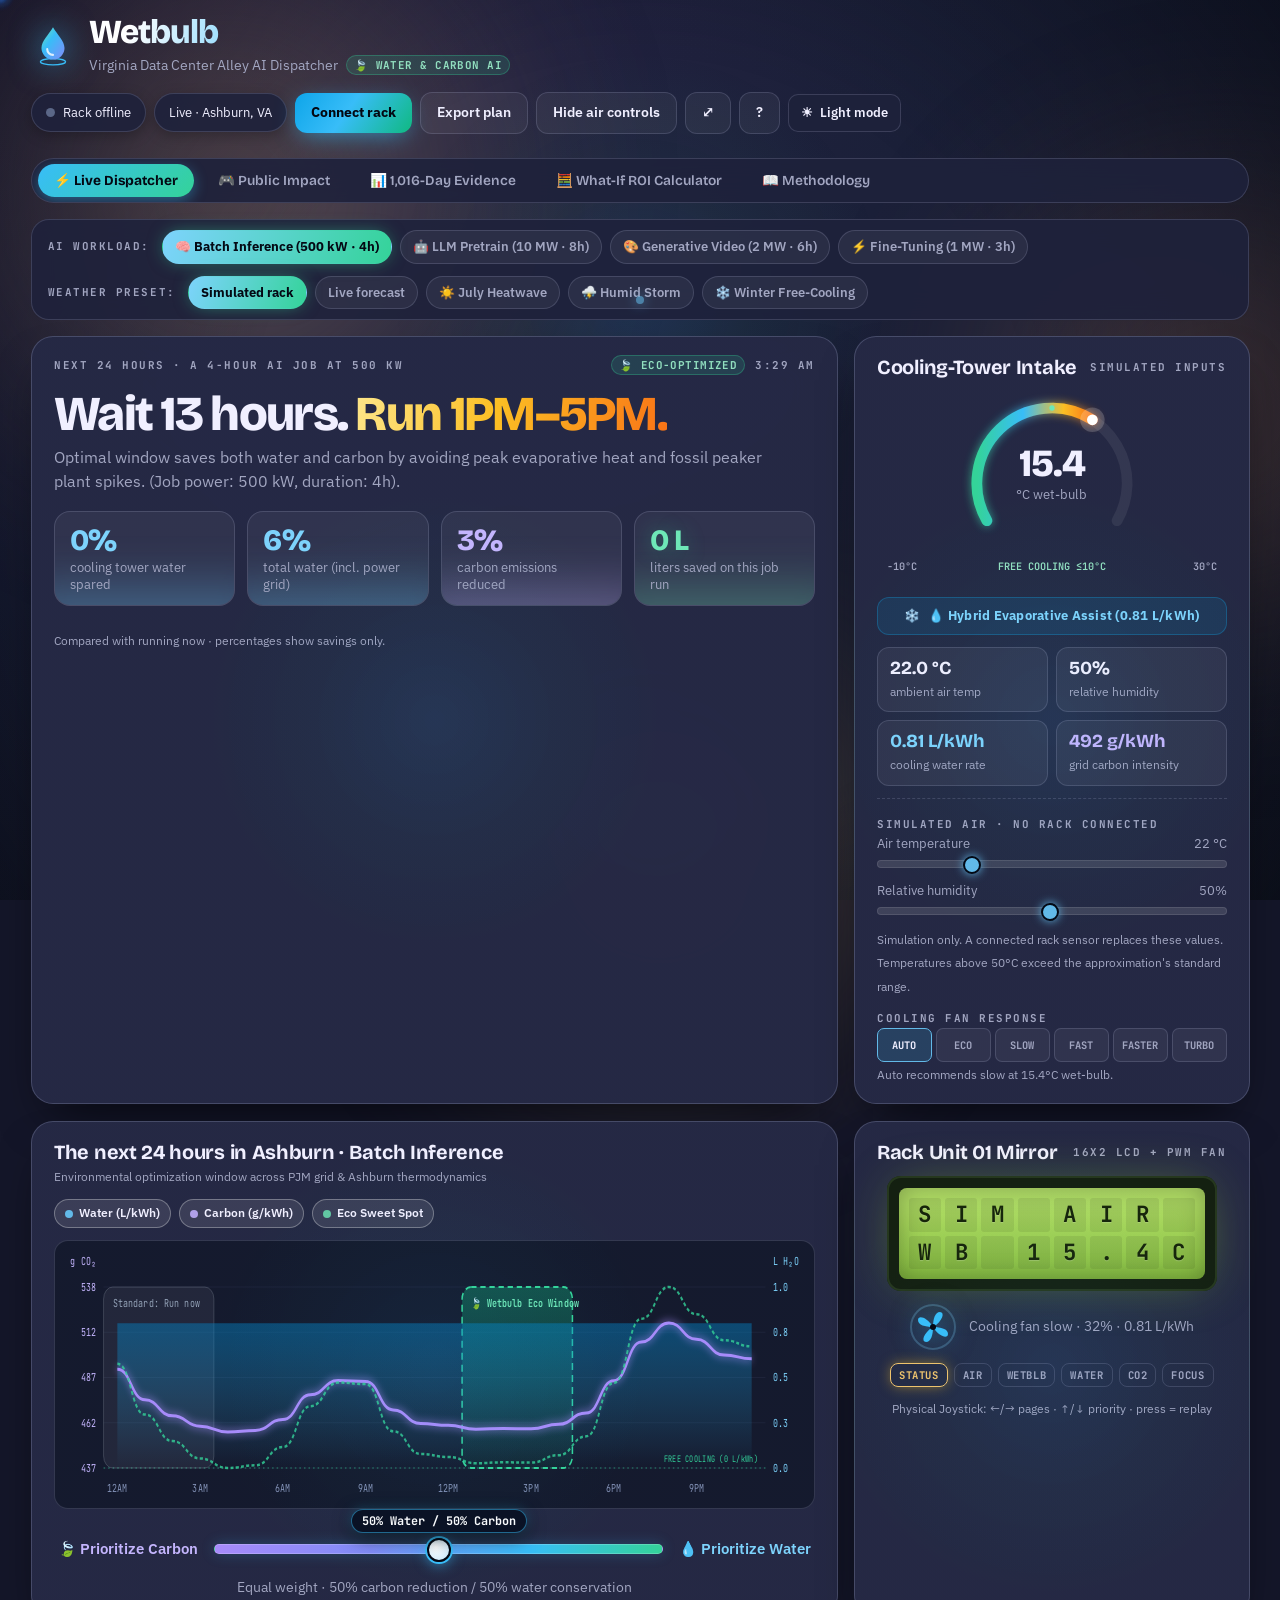
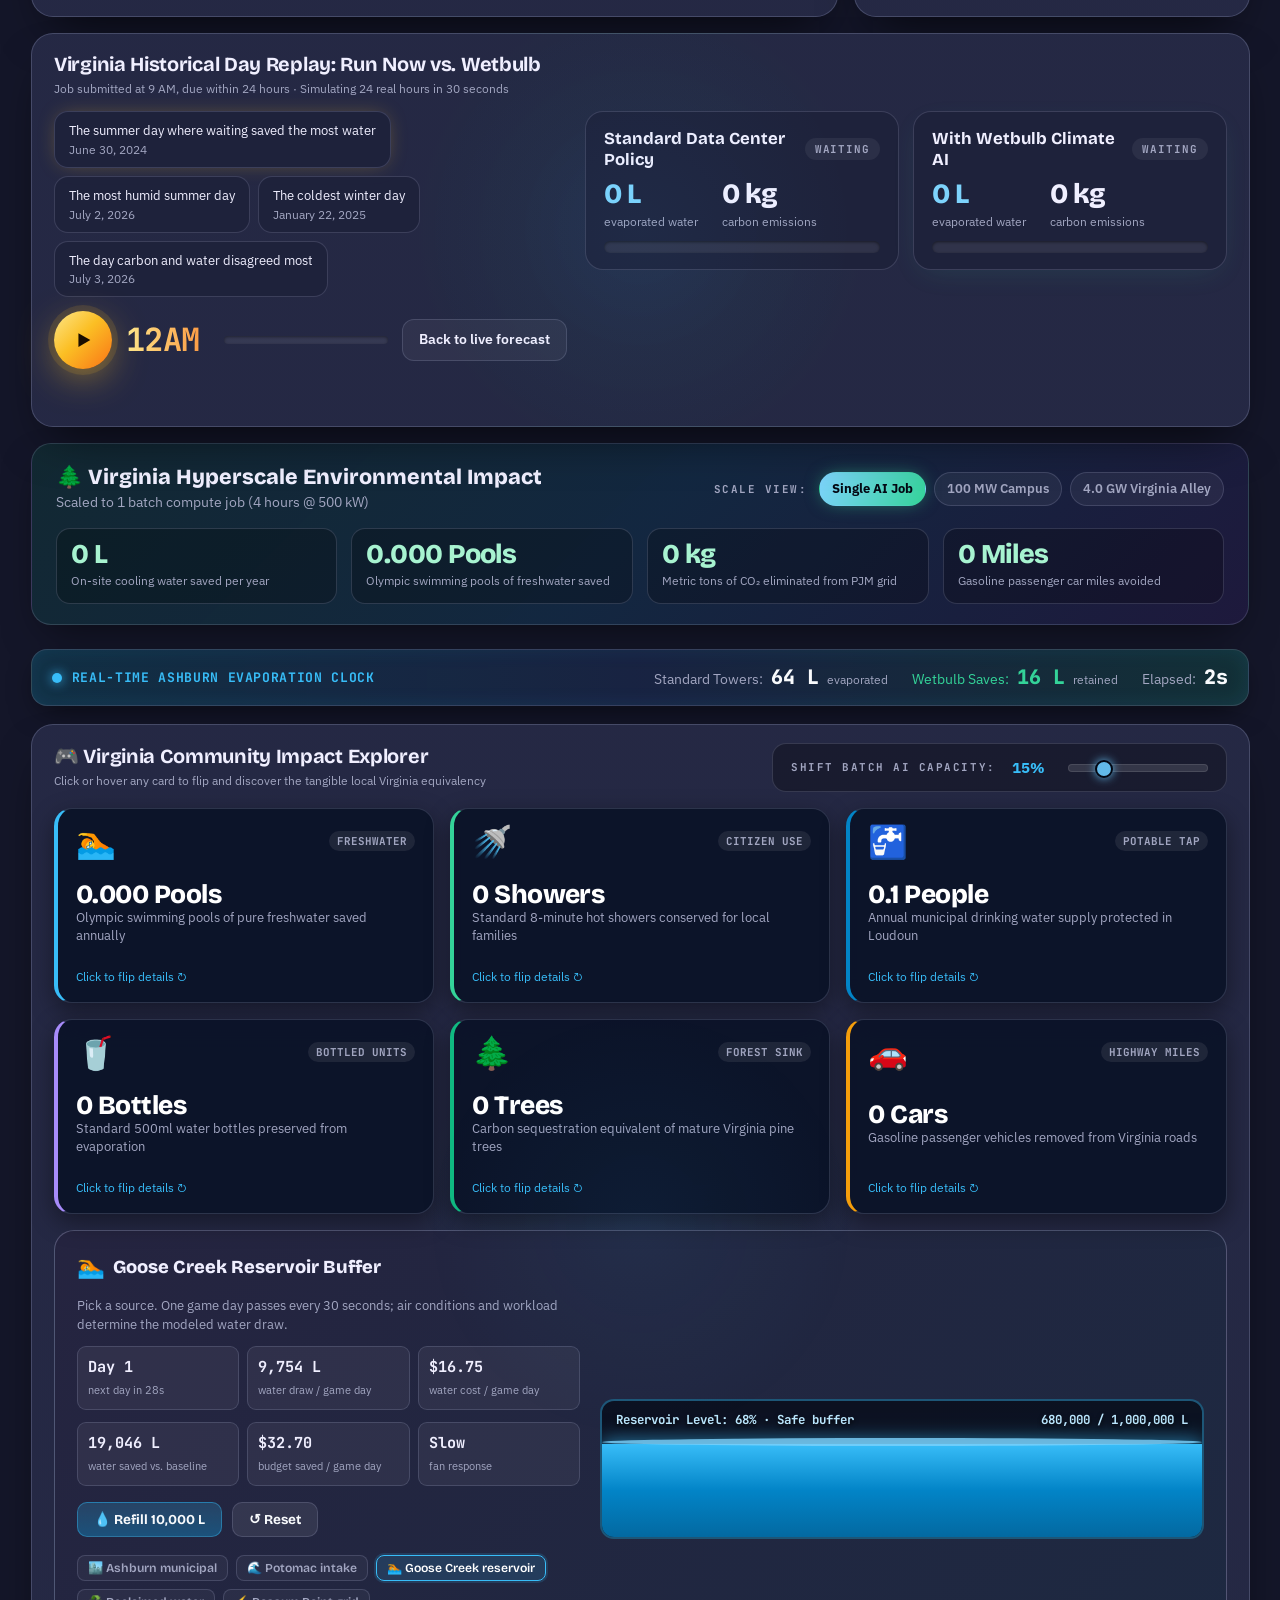
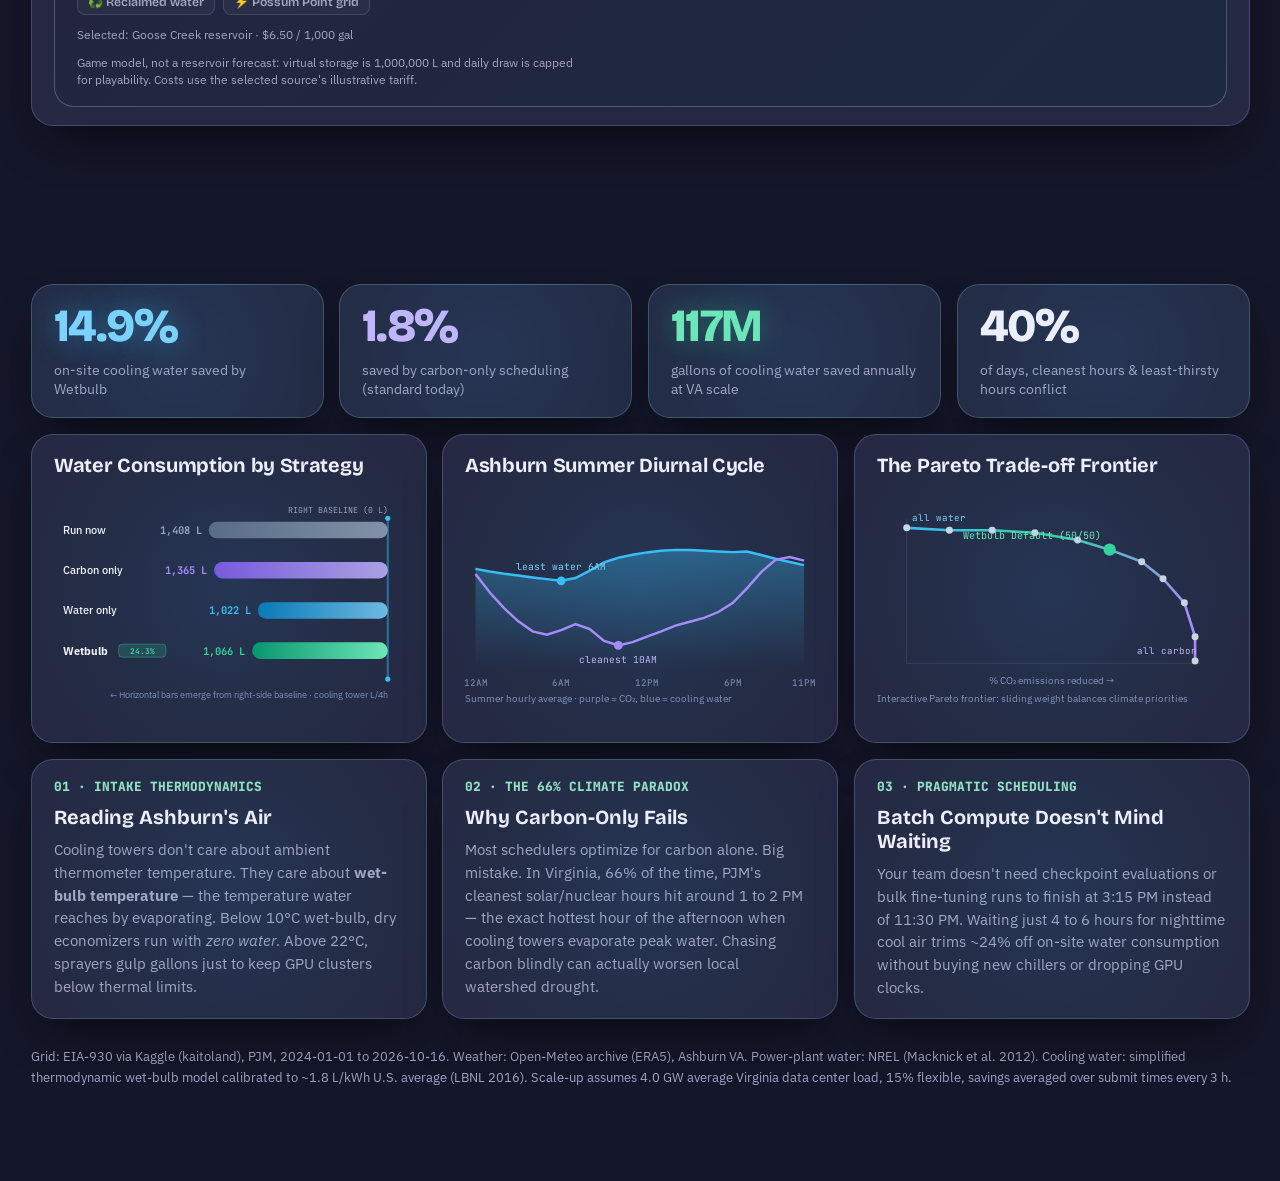
<file: index.html>
<!doctype html>
<html lang="en">
<head>
<meta charset="utf-8">
<meta name="viewport" content="width=device-width, initial-scale=1">
<title>Wetbulb · Climate-Aware AI Compute Scheduling</title>
<link rel="preconnect" href="https://fonts.googleapis.com">
<link rel="preconnect" href="https://fonts.gstatic.com" crossorigin>
<link rel="stylesheet" href="https://fonts.googleapis.com/css2?family=Bricolage+Grotesque:opsz,wght@12..96,400;12..96,600;12..96,700;12..96,800&family=IBM+Plex+Sans:wght@400;500;600;700&family=JetBrains+Mono:wght@400;500;600;700&display=swap">
<link rel="stylesheet" href="theme.css">
<script src="theme.js"></script>
<script src="data.js"></script>
<style>
/* =====================================================================
   Wetbulb Climate Design System
   Environmental Palette: Aquatic Reservoir Cyan, Renewable Emerald,
   Atmospheric Carbon Amethyst, High-Stress Sun Amber.
   Zero harsh grain. 100% hardware-accelerated fluid glassmorphism.
   ===================================================================== */
:root {
  --bg: #030712;
  --bg-gradient: radial-gradient(circle at 50% 0%, #0d1a33 0%, #050914 60%, #02040a 100%);
  --panel: rgba(11, 19, 38, 0.72);
  --panel-card: rgba(13, 23, 46, 0.65);
  --panel-2: rgba(255, 255, 255, 0.04);
  --panel-hover: rgba(255, 255, 255, 0.08);
  --line: rgba(148, 163, 214, 0.14);
  --line-strong: rgba(148, 163, 214, 0.28);
  --ink: #f0f6ff;
  --ink-soft: #cbd5e1;
  --muted: #8493b8;
  
  /* Environmental Semantic Tokens */
  --water: #38bdf8;
  --water-bright: #7dd3fc;
  --water-deep: #0284c7;
  --water-glow: rgba(56, 189, 248, 0.45);
  
  --eco: #34d399;
  --eco-bright: #6ee7b7;
  --eco-deep: #059669;
  --eco-glow: rgba(52, 211, 153, 0.45);
  
  --carbon: #a78bfa;
  --carbon-bright: #c4b5fd;
  --carbon-deep: #7c3aed;
  
  --pick: #fbbf24;
  --pick-glow: rgba(251, 191, 36, 0.45);
  --stress: #f97316;
  --stress-glow: rgba(249, 115, 22, 0.35);
  
  --aura1: #0ea5e9;
  --aura2: #10b981;
  --aura3: #6366f1;
  
  --display: "Bricolage Grotesque", -apple-system, BlinkMacSystemFont, "Segoe UI", sans-serif;
  --body: "IBM Plex Sans", -apple-system, BlinkMacSystemFont, "Segoe UI", sans-serif;
  --mono: "JetBrains Mono", ui-monospace, Menlo, Consolas, monospace;
  color-scheme: dark;
}

* { box-sizing: border-box; }
html { scroll-behavior: smooth; }
body {
  margin: 0;
  background: var(--bg);
  background-image: var(--bg-gradient);
  background-attachment: fixed;
  color: var(--ink);
  font: 15px/1.55 var(--body);
  overflow-x: hidden;
  -webkit-font-smoothing: antialiased;
  -moz-osx-font-smoothing: grayscale;
}

::selection { background: rgba(56, 189, 248, 0.35); color: #fff; }
button, input, select { font: inherit; color: inherit; }
button { cursor: pointer; border: none; background: none; }
:focus-visible { outline: 2px solid var(--water); outline-offset: 3px; }
.num { font-variant-numeric: tabular-nums; }
.label { font: 700 0.68rem/1 var(--mono); letter-spacing: 0.14em; text-transform: uppercase; color: var(--muted); }

/* ---------- Smooth Atmosphere (Zero Grain / No feTurbulence) ---------- */
.aurora {
  position: fixed;
  inset: -15%;
  z-index: 0;
  pointer-events: none;
  filter: blur(90px);
  opacity: 0.48;
  will-change: transform;
}
.aurora i { position: absolute; border-radius: 50%; }
.aurora i:nth-child(1) {
  width: 60vw; height: 60vw; left: 2%; top: -5%;
  background: radial-gradient(circle, var(--aura1), transparent 65%);
  animation: drift1 28s ease-in-out infinite alternate;
}
.aurora i:nth-child(2) {
  width: 52vw; height: 52vw; right: -5%; top: 18%;
  background: radial-gradient(circle, var(--aura2), transparent 65%);
  animation: drift2 34s ease-in-out infinite alternate;
}
.aurora i:nth-child(3) {
  width: 50vw; height: 50vw; left: 32%; bottom: -12%;
  background: radial-gradient(circle, var(--aura3), transparent 65%);
  animation: drift1 42s ease-in-out infinite alternate-reverse;
}
@keyframes drift1 { to { transform: translate(6vw, 5vh) scale(1.08); } }
@keyframes drift2 { to { transform: translate(-8vw, -3vh) scale(0.94); } }

/* Vapor Canvas */
#vapor {
  position: fixed;
  inset: 0;
  z-index: 1;
  pointer-events: none;
}

/* Subtle Ambient Vignette (Clean & Silky Smooth, NOT Grainy) */
.ambient-vignette {
  position: fixed;
  inset: 0;
  z-index: 2;
  pointer-events: none;
  background: radial-gradient(circle at 50% 50%, transparent 50%, rgba(2, 4, 10, 0.45) 100%);
}

/* Cursor Spotlight (Optimized hardware-accelerated translate3d without blend-mode lag) */
#cursorLight {
  position: fixed;
  left: 0;
  top: 0;
  width: 540px;
  height: 540px;
  margin: -270px 0 0 -270px;
  z-index: 2;
  pointer-events: none;
  border-radius: 50%;
  background: radial-gradient(circle, rgba(56, 189, 248, 0.12) 0%, rgba(52, 211, 153, 0.05) 30%, transparent 65%);
  will-change: transform;
  transition: opacity 0.3s ease;
}

/* Interactive Cursor Dot */
#cursorDot {
  position: fixed;
  left: 0;
  top: 0;
  width: 8px;
  height: 8px;
  margin: -4px 0 0 -4px;
  z-index: 99;
  pointer-events: none;
  border-radius: 50%;
  background: var(--water);
  box-shadow: 0 0 12px var(--water);
  opacity: 0.6;
  will-change: transform;
}

/* ---------- Layout & Container ---------- */
.wrap {
  position: relative;
  z-index: 3;
  max-width: 1520px;
  margin: 0 auto;
  padding: 16px max(16px, 2.4vw) 80px;
  display: flex;
  flex-direction: column;
  gap: 16px;
}

.top {
  display: flex;
  align-items: center;
  justify-content: space-between;
  gap: 16px;
  flex-wrap: wrap;
  padding-bottom: 4px;
}
.brand { display: flex; align-items: center; gap: 14px; }
.logo {
  width: 44px;
  height: 44px;
  filter: drop-shadow(0 0 16px rgba(56, 189, 248, 0.65));
  transition: transform 0.3s cubic-bezier(0.34, 1.56, 0.64, 1);
}
.logo:hover { transform: scale(1.08) rotate(3deg); }
.logo .ripple {
  transform-origin: 21px 36px;
  animation: ripple 2.8s cubic-bezier(0.2, 0.8, 0.2, 1) infinite;
}
@keyframes ripple {
  from { transform: scale(0.4); opacity: 0.95; }
  to { transform: scale(1.65); opacity: 0; }
}

.brand-text h1 {
  font: 800 2.1rem/1 var(--display);
  letter-spacing: -0.03em;
  margin: 0;
  background: linear-gradient(105deg, #ffffff 10%, #7dd3fc 40%, #34d399 70%, #fbbf24 100%);
  -webkit-background-clip: text;
  background-clip: text;
  color: transparent;
}
.brand-text p {
  margin: 4px 0 0;
  color: var(--muted);
  font-size: 0.9rem;
  display: flex;
  align-items: center;
  gap: 8px;
}
.eco-tag {
  display: inline-flex;
  align-items: center;
  gap: 4px;
  padding: 2px 7px;
  border-radius: 999px;
  background: rgba(52, 211, 153, 0.14);
  border: 1px solid rgba(52, 211, 153, 0.3);
  color: var(--eco-bright);
  font: 700 0.68rem var(--mono);
  letter-spacing: 0.04em;
}

.controls { display: flex; gap: 8px; flex-wrap: wrap; align-items: center; }
.pill {
  display: inline-flex;
  align-items: center;
  gap: 8px;
  padding: 8px 14px;
  border-radius: 999px;
  border: 1px solid var(--line);
  background: var(--panel);
  backdrop-filter: blur(16px);
  -webkit-backdrop-filter: blur(16px);
  font-size: 0.84rem;
  white-space: nowrap;
  box-shadow: 0 4px 14px rgba(0, 0, 0, 0.25);
}
.dot { width: 9px; height: 9px; border-radius: 50%; background: #5b6787; transition: background 0.3s; }
.dot.on {
  background: var(--eco);
  box-shadow: 0 0 0 4px rgba(52, 211, 153, 0.2), 0 0 14px var(--eco);
  animation: pulse 1.8s infinite;
}
@keyframes pulse { 50% { box-shadow: 0 0 0 7px rgba(52, 211, 153, 0.05), 0 0 18px var(--eco); } }

.btn {
  position: relative;
  display: inline-flex;
  align-items: center;
  justify-content: center;
  gap: 7px;
  padding: 9px 16px;
  border-radius: 12px;
  border: 1px solid var(--line);
  background: rgba(255, 255, 255, 0.05);
  font-weight: 600;
  font-size: 0.88rem;
  transition: transform 0.2s cubic-bezier(.2,.8,.2,1), border-color 0.2s, background 0.2s, box-shadow 0.2s;
  user-select: none;
}
.btn:hover {
  border-color: rgba(125, 211, 252, 0.6);
  background: rgba(125, 211, 252, 0.09);
  box-shadow: 0 4px 20px -4px rgba(56, 189, 248, 0.3);
  transform: translateY(-1px);
}
.btn:active { transform: translateY(1px); }
.btn.primary {
  background: linear-gradient(125deg, #0ea5e9, #38bdf8 45%, #10b981 100%);
  color: #030712;
  font-weight: 700;
  border: 0;
  box-shadow: 0 6px 24px -6px rgba(56, 189, 248, 0.7);
}
.btn.primary:hover {
  box-shadow: 0 8px 30px -4px rgba(52, 211, 153, 0.8);
  transform: translateY(-2px);
}
.btn.eco {
  background: linear-gradient(125deg, #059669, #10b981 50%, #34d399 100%);
  color: #030712;
  font-weight: 700;
  border: 0;
  box-shadow: 0 6px 24px -6px rgba(16, 185, 129, 0.6);
}
.kbd {
  font: 600 0.7rem var(--mono);
  padding: 2px 6px;
  border: 1px solid var(--line);
  border-radius: 6px;
  color: var(--muted);
  background: rgba(0, 0, 0, 0.2);
}

/* Workload & Quick-Scenario Subnav Bar */
.workload-bar {
  display: flex;
  align-items: center;
  justify-content: space-between;
  gap: 12px;
  flex-wrap: wrap;
  padding: 10px 16px;
  border-radius: 18px;
  background: var(--panel);
  border: 1px solid var(--line);
  backdrop-filter: blur(16px);
  -webkit-backdrop-filter: blur(16px);
}
.workload-group { display: flex; align-items: center; gap: 8px; flex-wrap: wrap; }
.workload-group .label { margin-right: 4px; }
.btn-toggle {
  padding: 6px 12px;
  border-radius: 999px;
  border: 1px solid var(--line);
  background: var(--panel-2);
  font-size: 0.8rem;
  font-weight: 600;
  color: var(--muted);
  transition: all 0.2s ease;
}
.btn-toggle:hover {
  color: var(--ink);
  border-color: rgba(56, 189, 248, 0.4);
  background: rgba(56, 189, 248, 0.08);
}
.btn-toggle.active {
  color: #040914;
  background: linear-gradient(110deg, #7dd3fc, #34d399);
  border-color: transparent;
  font-weight: 700;
  box-shadow: 0 0 18px -4px rgba(52, 211, 153, 0.6);
}

/* Grid System */
.grid { display: grid; grid-template-columns: repeat(12, 1fr); gap: 16px; }
.span8 { grid-column: span 8; }
.span4 { grid-column: span 4; }
.span6 { grid-column: span 6; }
.span12 { grid-column: span 12; }

/* ---------- Glass Cards with Smooth Cursor Light Edge ---------- */
.card {
  --mx: 50%;
  --my: 50%;
  position: relative;
  border-radius: 22px;
  padding: 18px 22px;
  display: flex;
  flex-direction: column;
  gap: 12px;
  min-width: 0;
  background: linear-gradient(var(--panel-card), var(--panel-card)) padding-box,
              radial-gradient(420px circle at var(--mx) var(--my), rgba(56, 189, 248, 0.45), rgba(52, 211, 153, 0.2) 30%, rgba(148, 163, 214, 0.12) 65%) border-box;
  border: 1px solid transparent;
  backdrop-filter: blur(20px) saturate(1.25);
  -webkit-backdrop-filter: blur(20px) saturate(1.25);
  box-shadow: 0 24px 50px -20px rgba(0, 0, 0, 0.7);
  transition: box-shadow 0.3s cubic-bezier(0.2, 0.8, 0.2, 1), transform 0.25s ease;
}
.card:hover {
  box-shadow: 0 30px 60px -15px rgba(0, 0, 0, 0.85), 0 0 30px -10px rgba(56, 189, 248, 0.15);
}
.card::after {
  content: "";
  position: absolute;
  inset: 0;
  border-radius: inherit;
  pointer-events: none;
  background: radial-gradient(480px circle at var(--mx) var(--my), rgba(56, 189, 248, 0.05), transparent 45%);
}
.card.flash {
  box-shadow: 0 0 0 2px var(--pick), 0 0 45px -4px var(--pick);
  transition: box-shadow 0.15s ease;
}
.card h2 {
  font: 700 1.25rem/1.2 var(--display);
  margin: 0;
  letter-spacing: -0.015em;
  display: flex;
  align-items: center;
  gap: 8px;
}
.card-head {
  display: flex;
  justify-content: space-between;
  align-items: center;
  gap: 12px;
  flex-wrap: wrap;
}

/* Decision Card */
.decision-wrap { display: flex; flex-direction: column; gap: 6px; }
.decision {
  font: 800 clamp(2.1rem, 3.8vw, 3.4rem)/1.05 var(--display);
  letter-spacing: -0.035em;
  margin: 2px 0 0;
}
.decision .go {
  background: linear-gradient(100deg, #fde68a, #fbbf24 45%, #f97316);
  -webkit-background-clip: text;
  background-clip: text;
  color: transparent;
}
.decision.run .go {
  background: linear-gradient(100deg, #a7f3d0, #34d399 45%, #38bdf8);
  -webkit-background-clip: text;
  background-clip: text;
}
.sub {
  color: var(--muted);
  font-size: 0.98rem;
  max-width: 72ch;
  line-height: 1.5;
}

/* Stat Chips */
.chips {
  display: grid;
  grid-template-columns: repeat(4, 1fr);
  gap: 12px;
  margin-top: 6px;
}
.chip {
  position: relative;
  overflow: hidden;
  display: flex;
  flex-direction: column;
  gap: 3px;
  padding: 13px 15px;
  border-radius: 16px;
  background: var(--panel-2);
  border: 1px solid var(--line);
  transition: transform 0.2s, border-color 0.2s;
}
.chip:hover {
  transform: translateY(-2px);
  border-color: rgba(255, 255, 255, 0.2);
}
.chip b {
  position: relative;
  font: 800 1.85rem/1.05 var(--display);
  letter-spacing: -0.02em;
}
.chip span {
  position: relative;
  color: var(--muted);
  font-size: 0.79rem;
  line-height: 1.3;
}
.chip::before {
  content: "";
  position: absolute;
  inset: auto -20% -60% -20%;
  height: 80%;
  filter: blur(24px);
  opacity: 0.35;
  background: var(--c, var(--water));
}
.chip.w { --c: var(--water); } .chip.w b { color: #7dd3fc; }
.chip.c { --c: var(--carbon); } .chip.c b { color: #c4b5fd; }
.chip.g { --c: var(--eco); } .chip.g b { color: #6ee7b7; text-shadow: 0 0 20px rgba(52, 211, 153, 0.4); }
.chip.eq { --c: var(--pick); } .chip.eq b { color: #fde68a; }

/* Gauge Card */
.gauge-wrap { position: relative; display: grid; place-items: center; margin: 4px 0; }
#gauge { width: 100%; max-width: 230px; height: auto; overflow: visible; }
.gauge-read { position: absolute; top: 52%; left: 50%; transform: translate(-50%, -50%); text-align: center; pointer-events: none; }
.gauge-read b { display: block; font: 800 2.4rem/1 var(--display); letter-spacing: -0.03em; }
.gauge-read span { color: var(--muted); font-size: 0.82rem; }
.gauge-scale { display: grid; grid-template-columns: 1fr auto 1fr; align-items: center; gap: 8px; margin: -4px 10px 12px; color: var(--muted); font: 600 0.64rem var(--mono); }
.gauge-scale span:first-child { text-align: left; }
.gauge-scale span:nth-child(2) { color: var(--eco-bright); text-align: center; }
.gauge-scale span:last-child { text-align: right; }

/* Cooling Mode Badge */
.cooling-mode-pill {
  display: flex;
  align-items: center;
  justify-content: center;
  gap: 8px;
  padding: 8px 12px;
  border-radius: 12px;
  font-weight: 700;
  font-size: 0.8rem;
  letter-spacing: 0.02em;
  background: rgba(14, 165, 233, 0.12);
  border: 1px solid rgba(14, 165, 233, 0.3);
  color: #7dd3fc;
  transition: all 0.3s ease;
}
.cooling-mode-pill.free {
  background: rgba(52, 211, 153, 0.15);
  border-color: rgba(52, 211, 153, 0.4);
  color: #6ee7b7;
}
.cooling-mode-pill.stress {
  background: rgba(249, 115, 22, 0.15);
  border-color: rgba(249, 115, 22, 0.4);
  color: #fdba74;
}

.air-rows { display: grid; grid-template-columns: 1fr 1fr; gap: 8px; }
.air-rows div {
  background: var(--panel-2);
  border: 1px solid var(--line);
  border-radius: 12px;
  padding: 9px 12px;
  transition: border-color 0.2s;
}
.air-rows div:hover { border-color: rgba(255, 255, 255, 0.2); }
.air-rows b { display: block; font: 700 1.15rem var(--display); }
.air-rows span { color: var(--muted); font-size: 0.75rem; }

.demo-box { display: none; flex-direction: column; gap: 8px; border-top: 1px dashed var(--line); padding-top: 12px; }
.demo-box.show { display: flex; }
.demo-box label { display: flex; justify-content: space-between; font-size: 0.82rem; color: var(--muted); }
.sim-caption { color: var(--muted); font-size: 0.76rem; line-height: 1.4; }
.fan-modes { display: grid; grid-template-columns: repeat(6, minmax(0, 1fr)); gap: 4px; }
.fan-mode-btn { min-height: 34px; padding: 5px 3px; border: 1px solid var(--line); border-radius: 7px; background: var(--panel-2); color: var(--muted); font: 700 0.65rem var(--mono); text-transform: uppercase; }
.fan-mode-btn.active { color: var(--ink); border-color: var(--water); background: rgba(56, 189, 248, 0.16); }
.fan-mode-btn:focus-visible { outline: 2px solid var(--water); outline-offset: 2px; }
@media (max-width: 420px) { .fan-modes { grid-template-columns: repeat(3, 1fr); } }

/* Timeline Chart & Environmental Visualization */
.chart-header-row {
  display: flex;
  align-items: center;
  justify-content: space-between;
  gap: 12px;
  flex-wrap: wrap;
}
.chart-toggles {
  display: flex;
  gap: 8px;
  flex-wrap: wrap;
}
.chart-toggle-btn {
  display: inline-flex;
  align-items: center;
  gap: 6px;
  padding: 4px 10px;
  border-radius: 999px;
  border: 1px solid var(--line);
  background: rgba(255, 255, 255, 0.03);
  font-size: 0.76rem;
  font-weight: 600;
  color: var(--muted);
  transition: all 0.2s;
}
.chart-toggle-btn.on {
  color: var(--ink);
  background: rgba(255, 255, 255, 0.1);
  border-color: rgba(255, 255, 255, 0.3);
}
.chart-toggle-btn i {
  display: inline-block;
  width: 8px;
  height: 8px;
  border-radius: 50%;
}

.chart-box {
  position: relative;
  overflow-x: auto;
  border-radius: 14px;
  background: rgba(4, 9, 22, 0.45);
  border: 1px solid rgba(255, 255, 255, 0.04);
  padding: 6px 0;
}
#chart {
  width: 100%;
  min-width: 680px;
  height: 255px;
  display: block;
  overflow: visible;
}

/* Rich Environmental Tooltip */
.tip {
  position: absolute;
  pointer-events: none;
  padding: 12px 14px;
  border-radius: 14px;
  background: rgba(6, 12, 26, 0.94);
  border: 1px solid rgba(125, 211, 252, 0.35);
  box-shadow: 0 12px 36px -4px rgba(0, 0, 0, 0.8), 0 0 20px -5px rgba(56, 189, 248, 0.4);
  font-size: 0.82rem;
  min-width: 220px;
  opacity: 0;
  transition: opacity 0.15s, transform 0.15s;
  backdrop-filter: blur(12px);
  -webkit-backdrop-filter: blur(12px);
  z-index: 10;
}
.tip.show { opacity: 1; transform: translateY(-4px); }
.tip-head {
  display: flex;
  justify-content: space-between;
  align-items: center;
  border-bottom: 1px solid var(--line);
  padding-bottom: 6px;
  margin-bottom: 6px;
}
.tip-head b { font-family: var(--display); font-size: 1.05rem; }
.tip-badge {
  font: 700 0.68rem var(--mono);
  padding: 2px 6px;
  border-radius: 6px;
}
.tip-row { display: flex; justify-content: space-between; gap: 14px; margin-top: 3px; }
.tip-eco-note {
  margin-top: 6px;
  padding-top: 6px;
  border-top: 1px dashed var(--line);
  color: var(--eco-bright);
  font-size: 0.76rem;
  display: flex;
  align-items: center;
  gap: 5px;
}

/* ---------- Priority & Custom Sliders (Silky Smooth, Zero Grain) ---------- */
.focus {
  position: relative;
  display: grid;
  grid-template-columns: auto 1fr auto;
  align-items: center;
  gap: 16px;
  padding: 16px 4px 4px;
}
.focus .end { font-weight: 600; font-size: 0.92rem; }

.slider-track-wrap {
  position: relative;
  width: 100%;
  display: flex;
  align-items: center;
}
.slider-bubble {
  position: absolute;
  top: -28px;
  left: 50%;
  transform: translateX(-50%);
  background: rgba(10, 18, 36, 0.96);
  border: 1px solid rgba(56, 189, 248, 0.5);
  box-shadow: 0 4px 18px rgba(0, 0, 0, 0.7), 0 0 12px rgba(56, 189, 248, 0.35);
  color: #f8fafc;
  font: 700 0.74rem var(--mono);
  padding: 3px 10px;
  border-radius: 999px;
  white-space: nowrap;
  pointer-events: none;
  transition: opacity 0.15s ease;
  z-index: 5;
}

/* Custom Range Input (Fluid, zero grain, 60fps) */
input[type=range] {
  -webkit-appearance: none;
  appearance: none;
  width: 100%;
  background: transparent;
  cursor: grab;
  margin: 0;
}
input[type=range]:active { cursor: grabbing; }
input[type=range]:focus { outline: none; }

/* Prio Slider Track & Thumb */
input[type=range].prio {
  height: 24px;
}
input[type=range].prio::-webkit-slider-runnable-track {
  height: 10px;
  border-radius: 999px;
  background: linear-gradient(90deg, #a78bfa 0%, #818cf8 35%, #38bdf8 70%, #34d399 100%);
  box-shadow: 0 0 14px rgba(56, 189, 248, 0.25);
  border: 1px solid rgba(255, 255, 255, 0.2);
}
input[type=range].prio::-webkit-slider-thumb {
  -webkit-appearance: none;
  appearance: none;
  width: 24px;
  height: 24px;
  border-radius: 50%;
  background: radial-gradient(circle at 35% 35%, #ffffff 0%, #e0f2fe 60%, #bae6fd 100%);
  border: 2px solid #030712;
  box-shadow: 0 0 0 2px #38bdf8, 0 3px 14px rgba(56, 189, 248, 0.6);
  margin-top: -7px;
  transition: transform 0.1s ease, box-shadow 0.1s ease;
}
input[type=range].prio::-webkit-slider-thumb:hover {
  transform: scale(1.2);
  box-shadow: 0 0 0 3px #34d399, 0 4px 20px rgba(52, 211, 153, 0.85);
}
input[type=range].prio::-moz-range-track {
  height: 10px;
  border-radius: 999px;
  background: linear-gradient(90deg, #a78bfa 0%, #818cf8 35%, #38bdf8 70%, #34d399 100%);
  border: 1px solid rgba(255, 255, 255, 0.2);
  box-shadow: 0 0 14px rgba(56, 189, 248, 0.25);
}
input[type=range].prio::-moz-range-thumb {
  width: 24px;
  height: 24px;
  border-radius: 50%;
  background: #ffffff;
  border: 2px solid #030712;
  box-shadow: 0 0 0 2px #38bdf8, 0 3px 14px rgba(56, 189, 248, 0.6);
}

/* Plain Slider */
input[type=range].plain {
  height: 20px;
}
input[type=range].plain::-webkit-slider-runnable-track {
  height: 8px;
  border-radius: 999px;
  background: rgba(255, 255, 255, 0.12);
  border: 1px solid rgba(255, 255, 255, 0.1);
}
input[type=range].plain::-webkit-slider-thumb {
  -webkit-appearance: none;
  width: 18px;
  height: 18px;
  border-radius: 50%;
  background: var(--water);
  border: 2px solid #030712;
  box-shadow: 0 0 10px var(--water);
  margin-top: -5px;
  transition: transform 0.1s ease;
}
input[type=range].plain::-webkit-slider-thumb:hover {
  transform: scale(1.15);
}
input[type=range].plain::-moz-range-track {
  height: 8px;
  border-radius: 999px;
  background: rgba(255, 255, 255, 0.12);
}
input[type=range].plain::-moz-range-thumb {
  width: 18px;
  height: 18px;
  border-radius: 50%;
  background: var(--water);
  border: 2px solid #030712;
  box-shadow: 0 0 10px var(--water);
}

.focus-note {
  color: var(--muted);
  font-size: 0.85rem;
  text-align: center;
}

/* Rack Card */
.rack { align-items: center; text-align: center; }
.lcd {
  width: 100%;
  max-width: 330px;
  padding: 12px;
  border-radius: 14px;
  background: #142011;
  box-shadow: inset 0 0 0 2px #26381e, 0 0 50px -10px rgba(163, 230, 53, 0.35);
}
.lcd-glass {
  display: grid;
  grid-template-columns: repeat(8, 1fr);
  gap: 4px;
  padding: 10px;
  border-radius: 8px;
  background: linear-gradient(180deg, #b7e36a, #88be3f);
  box-shadow: inset 0 0 24px rgba(0, 0, 0, 0.3);
}
.lcd-glass span {
  background: rgba(0, 0, 0, 0.08);
  color: #162409;
  font: 700 1.4rem/1.5 var(--mono);
  border-radius: 3px;
  text-shadow: 0 1px 1px rgba(255, 255, 255, 0.2);
}
.fan-row { display: flex; align-items: center; gap: 12px; color: var(--muted); font-size: 0.88rem; }
#fanSvg { width: 48px; height: 48px; filter: drop-shadow(0 0 12px rgba(56, 189, 248, 0.5)); }
#fanSvg.spin .blades { animation: spin var(--spin, 1s) linear infinite; transform-box: view-box; transform-origin: center; }
@keyframes spin { to { transform: rotate(360deg); } }
@media (prefers-reduced-motion: reduce) { #fanSvg.spin .blades { animation-duration: 4s; } }

.pages { display: flex; gap: 6px; flex-wrap: wrap; justify-content: center; }
.pages span {
  font: 700 0.66rem var(--mono);
  letter-spacing: 0.06em;
  padding: 4px 8px;
  border-radius: 8px;
  border: 1px solid var(--line);
  color: var(--muted);
  transition: all 0.2s;
}
.pages span.on {
  border-color: var(--pick);
  color: var(--pick);
  box-shadow: 0 0 14px -2px rgba(251, 191, 36, 0.6);
}
.hint { color: var(--muted); font-size: 0.78rem; }

/* Replay Race Section */
.replay-grid { display: grid; grid-template-columns: 1fr 1.25fr; gap: 18px; align-items: start; }
.replay-left { display: flex; flex-direction: column; gap: 14px; }
@media (max-width: 1100px) { .replay-grid { grid-template-columns: 1fr; } }

.days { display: flex; gap: 8px; flex-wrap: wrap; }
.day {
  padding: 8px 14px;
  border-radius: 14px;
  border: 1px solid var(--line);
  background: var(--panel-2);
  font-size: 0.84rem;
  text-align: left;
  transition: border-color 0.2s, background 0.2s, transform 0.15s;
}
.day:hover { transform: translateY(-1px); border-color: rgba(251, 191, 36, 0.5); }
.day small { display: block; color: var(--muted); font-size: 0.72rem; }
.day.on {
  border-color: var(--pick);
  background: rgba(251, 191, 36, 0.12);
  box-shadow: 0 0 20px -5px rgba(251, 191, 36, 0.35);
}

.replay-bar { display: flex; align-items: center; gap: 14px; flex-wrap: wrap; }
.play {
  width: 58px;
  height: 58px;
  border-radius: 50%;
  border: 0;
  display: grid;
  place-items: center;
  background: linear-gradient(135deg, #fde68a, #fbbf24 45%, #f97316);
  box-shadow: 0 0 0 6px rgba(251, 191, 36, 0.12), 0 10px 40px -8px rgba(251, 191, 36, 0.8);
  transition: transform 0.2s, box-shadow 0.2s;
}
.play:hover { transform: scale(1.06); box-shadow: 0 0 0 8px rgba(251, 191, 36, 0.2), 0 12px 45px -6px rgba(251, 191, 36, 0.9); }
.play:active { transform: scale(0.96); }
.play svg { width: 22px; height: 22px; }
.clock {
  font: 700 2rem/1 var(--mono);
  letter-spacing: -0.02em;
  min-width: 4.4ch;
  background: linear-gradient(90deg, #fde68a, #fb923c);
  -webkit-background-clip: text;
  background-clip: text;
  color: transparent;
}
.progress {
  flex: 1;
  min-width: 160px;
  height: 8px;
  border-radius: 999px;
  background: rgba(255, 255, 255, 0.08);
  overflow: hidden;
  box-shadow: inset 0 1px 3px rgba(0, 0, 0, 0.4);
}
.progress i {
  display: block;
  height: 100%;
  width: 0;
  background: linear-gradient(90deg, #fbbf24, #10b981, #38bdf8);
  border-radius: inherit;
  box-shadow: 0 0 12px rgba(56, 189, 248, 0.7);
}

.race { display: grid; grid-template-columns: 1fr 1fr; gap: 14px; }
.lane {
  border-radius: 18px;
  padding: 16px 18px;
  background: var(--panel-2);
  border: 1px solid var(--line);
  display: flex;
  flex-direction: column;
  gap: 10px;
  transition: border-color 0.2s;
}
.lane.wb {
  border-color: rgba(52, 211, 153, 0.4);
  background: rgba(52, 211, 153, 0.06);
  box-shadow: 0 8px 30px -10px rgba(52, 211, 153, 0.15);
}
.lane h3 {
  margin: 0;
  font: 700 1.05rem var(--display);
  display: flex;
  justify-content: space-between;
  align-items: center;
}
.state {
  font: 700 0.68rem var(--mono);
  letter-spacing: 0.08em;
  text-transform: uppercase;
  padding: 4px 10px;
  border-radius: 999px;
  background: rgba(255, 255, 255, 0.06);
  color: var(--muted);
}
.state.on {
  background: rgba(52, 211, 153, 0.2);
  color: var(--eco-bright);
  box-shadow: 0 0 10px rgba(52, 211, 153, 0.3);
}
.state.done { color: #cbd5e1; }
.vals { display: flex; gap: 24px; }
.vals b { font: 800 1.75rem/1 var(--display); letter-spacing: -0.02em; }
.vals .w { color: #7dd3fc; }
.vals span { display: block; color: var(--muted); font-size: 0.75rem; margin-top: 3px; }

/* Tank with Aquatic Wave Shimmer */
.tank {
  height: 12px;
  border-radius: 999px;
  background: rgba(255, 255, 255, 0.08);
  overflow: hidden;
  box-shadow: inset 0 1px 3px rgba(0, 0, 0, 0.5);
}
.tank i {
  display: block;
  height: 100%;
  width: 0;
  border-radius: inherit;
  background: linear-gradient(90deg, #0284c7, #38bdf8 60%, #a5f3fc);
  box-shadow: 0 0 18px rgba(56, 189, 248, 0.7);
  transition: width 0.15s ease;
}
.lane.wb .tank i {
  background: linear-gradient(90deg, #059669, #10b981 60%, #7dd3fc);
  box-shadow: 0 0 18px rgba(52, 211, 153, 0.7);
}

.verdict {
  font: 700 1.12rem/1.4 var(--display);
  min-height: 1.4em;
  background: linear-gradient(90deg, #a7f3d0, #34d399 40%, #7dd3fc);
  -webkit-background-clip: text;
  background-clip: text;
  color: transparent;
}

/* Evidence Section */
.section-title {
  display: flex;
  align-items: flex-end;
  justify-content: space-between;
  gap: 16px;
  flex-wrap: wrap;
  margin-top: 32px;
  padding-bottom: 8px;
}
.section-title h2 {
  font: 800 clamp(1.8rem, 3.2vw, 2.8rem)/1.05 var(--display);
  letter-spacing: -0.03em;
  margin: 0;
  max-width: 24ch;
}
.section-title p { color: var(--muted); max-width: 56ch; margin: 0; }

.stats { display: grid; grid-template-columns: repeat(4, 1fr); gap: 16px; }
.stat b {
  font: 800 clamp(2.2rem, 3.6vw, 3.4rem)/1 var(--display);
  letter-spacing: -0.035em;
}
.stat span { color: var(--muted); font-size: 0.88rem; line-height: 1.35; }
.stat .w { color: #7dd3fc; text-shadow: 0 0 30px rgba(56, 189, 248, 0.45); }
.stat .g { color: #6ee7b7; text-shadow: 0 0 30px rgba(52, 211, 153, 0.45); }
.stat .c { color: #c4b5fd; }

.mini { width: 100%; height: 235px; display: block; overflow: visible; }
.how { display: grid; grid-template-columns: repeat(3, 1fr); gap: 16px; }
.how .card { gap: 10px; }
.how .step { font: 800 0.8rem var(--mono); color: var(--eco-bright); }
.how h3 { font: 700 1.25rem var(--display); margin: 0; }
.how p { margin: 0; color: var(--muted); font-size: 0.92rem; }
.sources { color: var(--muted); font-size: 0.8rem; line-height: 1.6; }

/* Scale Impact Simulator Banner */
.scale-banner {
  border-radius: 20px;
  padding: 20px 24px;
  background: linear-gradient(135deg, rgba(5, 150, 105, 0.15), rgba(14, 165, 233, 0.12) 50%, rgba(124, 58, 237, 0.1));
  border: 1px solid rgba(52, 211, 153, 0.3);
  display: flex;
  flex-direction: column;
  gap: 14px;
  box-shadow: 0 16px 40px -15px rgba(0, 0, 0, 0.6);
}
.scale-header {
  display: flex;
  justify-content: space-between;
  align-items: center;
  flex-wrap: wrap;
  gap: 12px;
}
.scale-header h3 {
  font: 800 1.35rem var(--display);
  margin: 0;
  display: flex;
  align-items: center;
  gap: 8px;
}
.scale-metrics-grid {
  display: grid;
  grid-template-columns: repeat(4, 1fr);
  gap: 14px;
}
.scale-metric-box {
  background: rgba(0, 0, 0, 0.25);
  border: 1px solid var(--line);
  border-radius: 14px;
  padding: 12px 14px;
}
.scale-metric-box b {
  display: block;
  font: 800 1.7rem/1 var(--display);
  letter-spacing: -0.02em;
  color: #a7f3d0;
}
.scale-metric-box span {
  color: var(--muted);
  font-size: 0.78rem;
}

/* ---------- Public Impact & Gamification ---------- */
.impact-section {
  display: flex;
  flex-direction: column;
  gap: 18px;
  margin-top: 8px;
}

/* Real-Time Live Ticker */
.ticker-banner {
  display: flex;
  align-items: center;
  justify-content: space-between;
  gap: 16px;
  padding: 14px 20px;
  border-radius: 16px;
  background: linear-gradient(90deg, rgba(6, 182, 212, 0.16), rgba(59, 130, 246, 0.12) 50%, rgba(16, 185, 129, 0.16));
  border: 1px solid rgba(56, 189, 248, 0.35);
  box-shadow: 0 10px 30px -10px rgba(0, 0, 0, 0.7), inset 0 0 20px rgba(56, 189, 248, 0.1);
  flex-wrap: wrap;
}
.ticker-pulse {
  display: flex;
  align-items: center;
  gap: 10px;
  font: 700 0.82rem var(--mono);
  color: #38bdf8;
  letter-spacing: 0.05em;
  text-transform: uppercase;
}
.pulse-dot {
  width: 10px;
  height: 10px;
  border-radius: 50%;
  background: #38bdf8;
  box-shadow: 0 0 12px #38bdf8;
  animation: pulse-ring 1.8s infinite;
}
@keyframes pulse-ring {
  0% { transform: scale(0.9); opacity: 0.8; }
  50% { transform: scale(1.3); opacity: 1; box-shadow: 0 0 18px #34d399; }
  100% { transform: scale(0.9); opacity: 0.8; }
}
.ticker-stats {
  display: flex;
  align-items: center;
  gap: 24px;
  flex-wrap: wrap;
}
.ticker-item {
  display: flex;
  align-items: baseline;
  gap: 8px;
  font-size: 0.85rem;
  color: var(--muted);
}
.ticker-item b {
  font: 800 1.25rem var(--mono);
  color: #f8fafc;
}

/* Public Impact Grid with 3D Flip Cards */
.impact-grid {
  display: grid;
  grid-template-columns: repeat(3, 1fr);
  gap: 16px;
}
@media (max-width: 950px) {
  .impact-grid { grid-template-columns: repeat(2, 1fr); }
}
@media (max-width: 620px) {
  .impact-grid { grid-template-columns: 1fr; }
}

.flip-card {
  background-color: transparent;
  perspective: 1000px;
  height: 195px;
  cursor: pointer;
}
.flip-card-inner {
  position: relative;
  width: 100%;
  height: 100%;
  text-align: left;
  transition: transform 0.55s cubic-bezier(0.34, 1.56, 0.64, 1);
  transform-style: preserve-3d;
}
.flip-card:hover .flip-card-inner,
.flip-card.flipped .flip-card-inner {
  transform: rotateY(180deg);
}
.flip-front, .flip-back {
  position: absolute;
  width: 100%;
  height: 100%;
  -webkit-backface-visibility: hidden;
  backface-visibility: hidden;
  border-radius: 18px;
  padding: 16px 18px;
  display: flex;
  flex-direction: column;
  justify-content: space-between;
  border: 1px solid var(--line);
  background: rgba(10, 18, 38, 0.88);
  backdrop-filter: blur(12px);
  -webkit-backdrop-filter: blur(12px);
  box-shadow: 0 8px 24px rgba(0, 0, 0, 0.4);
}
.flip-front {
  border-left: 4px solid var(--accent, #38bdf8);
}
.flip-front .icon-row {
  display: flex;
  justify-content: space-between;
  align-items: center;
}
.flip-front .icon {
  font-size: 2rem;
  line-height: 1;
}
.flip-front .badge {
  font: 700 0.68rem var(--mono);
  padding: 3px 8px;
  border-radius: 999px;
  background: rgba(255, 255, 255, 0.08);
  color: var(--muted);
}
.flip-front .num {
  font: 800 1.65rem/1 var(--display);
  letter-spacing: -0.02em;
  color: #ffffff;
  margin: 6px 0 2px;
}
.flip-front .desc {
  font-size: 0.82rem;
  color: var(--muted);
  line-height: 1.35;
}
.flip-front .hint {
  font-size: 0.72rem;
  color: #38bdf8;
  display: flex;
  align-items: center;
  gap: 4px;
}
.flip-back {
  transform: rotateY(180deg);
  background: linear-gradient(145deg, #0f1f3d, #081122);
  border-color: rgba(56, 189, 248, 0.4);
  color: #e2e8f0;
}
.flip-back h4 {
  font: 700 0.95rem var(--display);
  margin: 0;
  color: #7dd3fc;
  display: flex;
  align-items: center;
  gap: 6px;
}
.flip-back p {
  font-size: 0.82rem;
  line-height: 1.45;
  color: #cbd5e1;
  margin: 6px 0 0;
}
.flip-back .foot {
  font: 700 0.7rem var(--mono);
  color: #34d399;
}

/* Interactive Reservoir Mini-Game & Hotspots */
.reservoir-card {
  padding: 18px 22px;
  border-radius: 20px;
  background: linear-gradient(135deg, rgba(8, 20, 44, 0.9), rgba(12, 30, 60, 0.9));
  border: 1px solid rgba(56, 189, 248, 0.3);
  display: grid;
  grid-template-columns: 1fr 1.2fr;
  gap: 20px;
  align-items: center;
}
@media (max-width: 800px) {
  .reservoir-card { grid-template-columns: 1fr; }
}
.reservoir-controls {
  display: flex;
  flex-direction: column;
  gap: 12px;
}
.reservoir-tank-wrap {
  position: relative;
  height: 140px;
  background: rgba(3, 7, 18, 0.65);
  border: 2px solid rgba(56, 189, 248, 0.4);
  border-radius: 14px;
  overflow: hidden;
  display: flex;
  flex-direction: column;
  justify-content: flex-end;
}
.reservoir-water {
  position: relative;
  width: 100%;
  height: 68%;
  background: linear-gradient(180deg, #38bdf8 0%, #0284c7 50%, #0369a1 100%);
  transition: height 0.6s cubic-bezier(0.34, 1.56, 0.64, 1);
  box-shadow: 0 -4px 18px rgba(56, 189, 248, 0.6);
}
.reservoir-water::before {
  content: "";
  position: absolute;
  top: -6px;
  left: 0;
  right: 0;
  height: 8px;
  background: #7dd3fc;
  border-radius: 50%;
  opacity: 0.8;
}
.reservoir-label {
  position: absolute;
  top: 10px;
  left: 14px;
  right: 14px;
  display: flex;
  justify-content: space-between;
  font: 700 0.78rem var(--mono);
  color: #bae6fd;
  z-index: 2;
  text-shadow: 0 2px 4px rgba(0,0,0,0.8);
}
.btn-game {
  font: 700 0.85rem var(--display);
  padding: 8px 16px;
  border-radius: 10px;
  border: 1px solid rgba(56, 189, 248, 0.4);
  background: linear-gradient(180deg, rgba(56, 189, 248, 0.2), rgba(14, 165, 233, 0.35));
  color: #f8fafc;
  cursor: pointer;
  transition: all 0.15s ease;
  display: inline-flex;
  align-items: center;
  justify-content: center;
  gap: 8px;
}
.btn-game:hover {
  transform: translateY(-2px);
  box-shadow: 0 6px 18px rgba(56, 189, 248, 0.4);
  border-color: #38bdf8;
}
.btn-game:active {
  transform: translateY(1px);
}

.hotspot-pills {
  display: flex;
  gap: 8px;
  flex-wrap: wrap;
  margin-top: 6px;
}
.hotspot-pill {
  font: 600 0.76rem var(--display);
  padding: 5px 10px;
  border-radius: 8px;
  border: 1px solid var(--line);
  background: rgba(255, 255, 255, 0.04);
  color: var(--muted);
  cursor: pointer;
  transition: all 0.15s ease;
}
.hotspot-pill.active, .hotspot-pill:hover {
  border-color: #38bdf8;
  color: #ffffff;
  background: rgba(56, 189, 248, 0.15);
}
.hotspot-pill.active { box-shadow: 0 0 0 2px rgba(56, 189, 248, 0.15); }
.game-day-stats { display: grid; grid-template-columns: repeat(3, minmax(0, 1fr)); gap: 8px; }
.game-stat { min-width: 0; padding: 9px 10px; border: 1px solid var(--line); border-radius: 9px; background: var(--panel-2); }
.game-stat b { display: block; overflow: hidden; text-overflow: ellipsis; font: 700 0.95rem var(--mono); color: var(--ink); }
.game-stat span { color: var(--muted); font-size: 0.68rem; }
.game-note { color: var(--muted); font-size: 0.73rem; line-height: 1.4; }

/* Flex Workload Slider Box */
.workload-slider-box {
  display: flex;
  align-items: center;
  justify-content: space-between;
  gap: 16px;
  padding: 12px 18px;
  background: rgba(0, 0, 0, 0.3);
  border-radius: 14px;
  border: 1px solid var(--line);
  flex-wrap: wrap;
}

/* Modals & Toast */
.toast {
  position: fixed;
  bottom: 24px;
  left: 50%;
  z-index: 50;
  transform: translate(-50%, 20px);
  padding: 12px 20px;
  border-radius: 14px;
  background: rgba(6, 12, 26, 0.95);
  border: 1px solid rgba(56, 189, 248, 0.4);
  box-shadow: 0 10px 30px rgba(0, 0, 0, 0.8), 0 0 20px rgba(56, 189, 248, 0.3);
  opacity: 0;
  transition: all 0.3s cubic-bezier(0.34, 1.56, 0.64, 1);
  pointer-events: none;
  font-weight: 600;
  display: flex;
  align-items: center;
  gap: 8px;
}
.toast.show { opacity: 1; transform: translate(-50%, 0); }

.modal-backdrop {
  position: fixed;
  inset: 0;
  z-index: 40;
  display: none;
  place-items: center;
  background: rgba(2, 4, 10, 0.78);
  backdrop-filter: blur(8px);
  -webkit-backdrop-filter: blur(8px);
  padding: 16px;
}
.modal-backdrop.show { display: grid; }
.modal-card {
  width: min(580px, 94vw);
  max-height: 90vh;
  overflow-y: auto;
  background: #091124;
  border: 1px solid rgba(125, 211, 252, 0.3);
  border-radius: 24px;
  padding: 24px;
  box-shadow: 0 30px 80px rgba(0, 0, 0, 0.9), 0 0 40px rgba(56, 189, 248, 0.2);
  display: flex;
  flex-direction: column;
  gap: 16px;
}
.modal-head {
  display: flex;
  justify-content: space-between;
  align-items: center;
}
.modal-head h2 { font: 800 1.4rem var(--display); margin: 0; }
.close-btn { font-size: 1.4rem; color: var(--muted); cursor: pointer; }
.close-btn:hover { color: #fff; }

.code-snippet {
  background: #030712;
  border: 1px solid var(--line);
  border-radius: 12px;
  padding: 14px;
  font: 500 0.8rem/1.5 var(--mono);
  color: #7dd3fc;
  overflow-x: auto;
  white-space: pre;
}

/* Reveal On Scroll */
.js .reveal {
  opacity: 0;
  transform: translateY(24px);
  transition: opacity 0.8s cubic-bezier(.2,.8,.2,1), transform 0.8s cubic-bezier(.2,.8,.2,1);
}
.js .reveal.in { opacity: 1; transform: none; }

/* Responsive */
@media (max-width: 1100px) {
  .span8, .span4, .span6 { grid-column: span 12; }
  .chips { grid-template-columns: repeat(2, 1fr); }
  .stats, .how, .scale-metrics-grid { grid-template-columns: repeat(2, 1fr); }
}
@media (max-width: 640px) {
  .race, .stats, .how, .chips, .scale-metrics-grid { grid-template-columns: 1fr; }
  .brand-text h1 { font-size: 1.7rem; }
}
/* Multi-Page Site Navigation */
.site-nav {
  display: flex;
  align-items: center;
  gap: 8px;
  background: rgba(6, 12, 28, 0.75);
  backdrop-filter: blur(16px);
  -webkit-backdrop-filter: blur(16px);
  border: 1px solid var(--line);
  border-radius: 999px;
  padding: 5px 6px;
  overflow-x: auto;
  max-width: 100%;
  margin-top: 4px;
}
.nav-tab {
  display: inline-flex;
  align-items: center;
  gap: 7px;
  padding: 8px 16px;
  border-radius: 999px;
  color: var(--muted);
  text-decoration: none;
  font: 600 0.86rem var(--display);
  transition: all 0.2s cubic-bezier(0.34, 1.56, 0.64, 1);
  white-space: nowrap;
}
.nav-tab:hover {
  color: #f8fafc;
  background: rgba(255, 255, 255, 0.08);
}
.nav-tab.active {
  color: #030712;
  background: linear-gradient(135deg, #38bdf8, #34d399);
  box-shadow: 0 4px 14px rgba(56, 189, 248, 0.4);
  font-weight: 700;
}
.card {
  transform-style: preserve-3d;
  will-change: transform;
}
</style>
</head>
<body>

<div class="aurora" aria-hidden="true"><i></i><i></i><i></i></div>
<canvas id="vapor" aria-hidden="true"></canvas>
<div class="ambient-vignette" aria-hidden="true"></div>
<div id="cursorLight" aria-hidden="true"></div>
<div id="cursorDot" aria-hidden="true"></div>

<div class="wrap">
  <!-- Top Navigation & Controls -->
  <header class="top">
    <div class="brand">
      <svg class="logo" viewBox="0 0 42 42" aria-hidden="true">
        <defs>
          <linearGradient id="lg" x1="0" y1="0" x2="1" y2="1">
            <stop offset="0%" stop-color="#6ee7b7"/>
            <stop offset="40%" stop-color="#38bdf8"/>
            <stop offset="100%" stop-color="#818cf8"/>
          </linearGradient>
        </defs>
        <ellipse class="ripple" cx="21" cy="36" rx="12" ry="3" fill="none" stroke="#38bdf8" stroke-width="1.3"/>
        <path d="M21 3C17 10 10 16 10 23a11 11 0 0 0 22 0C32 16 25 10 21 3z" fill="url(#lg)"/>
        <path d="M15.5 24a5.5 5.5 0 0 0 5.5 5.5" stroke="#ffffff" stroke-opacity=".8" stroke-width="2" fill="none" stroke-linecap="round"/>
      </svg>
      <div class="brand-text">
        <h1>Wetbulb</h1>
        <p>
          <span>Virginia Data Center Alley AI Dispatcher</span>
          <span class="eco-tag">🍃 WATER & CARBON AI</span>
        </p>
      </div>
    </div>
    
    <div class="controls">
      <span class="pill"><span class="dot" id="linkDot"></span><span id="linkText">Rack offline</span></span>
      <span class="pill" id="modePill">Live · Ashburn, VA</span>
      <button class="btn primary magnetic" id="connectBtn" aria-label="Connect hardware rack">Connect rack</button>
      <button class="btn magnetic" id="exportBtn" aria-label="Export schedule dispatch">Export plan</button>
      <button class="btn magnetic" id="demoBtn" aria-label="Hide simulated air controls" aria-expanded="true">Hide air controls</button>
      <button class="btn magnetic" id="fsBtn" title="Full screen (F)" aria-label="Full screen">⤢</button>
      <button class="btn magnetic" id="helpBtn" title="Shortcuts (?)" aria-label="Keyboard shortcuts">?</button>
    </div>
  </header>

  <!-- Multi-Page Site Navigation -->
  <nav class="site-nav" aria-label="Main Site Navigation">
    <a href="index.html" class="nav-tab active">⚡ Live Dispatcher</a>
    <a href="impact.html" class="nav-tab">🎮 Public Impact</a>
    <a href="backtest.html" class="nav-tab">📊 1,016-Day Evidence</a>
    <a href="calculator.html" class="nav-tab">🧮 What-If ROI Calculator</a>
    <a href="methodology.html" class="nav-tab">📖 Methodology</a>
  </nav>

  <!-- Interactive Workload & Season Preset Bar -->
  <nav class="workload-bar" aria-label="Workload and Scenario Controls">
    <div class="workload-group">
      <span class="label">AI Workload:</span>
      <button class="btn-toggle active" data-job="inference" id="wInference">🧠 Batch Inference (500 kW · 4h)</button>
      <button class="btn-toggle" data-job="training" id="wTraining">🤖 LLM Pretrain (10 MW · 8h)</button>
      <button class="btn-toggle" data-job="diffusion" id="wDiffusion">🎨 Generative Video (2 MW · 6h)</button>
      <button class="btn-toggle" data-job="finetune" id="wFinetune">⚡ Fine-Tuning (1 MW · 3h)</button>
    </div>
    <div class="workload-group">
      <span class="label">Weather Preset:</span>
      <button class="btn-toggle active" id="btnSimulation">Simulated rack</button>
      <button class="btn-toggle" id="btnLiveWeather">Live forecast</button>
      <button class="btn-toggle" id="btnHeatwave">☀️ July Heatwave</button>
      <button class="btn-toggle" id="btnHumid">⛈️ Humid Storm</button>
      <button class="btn-toggle" id="btnWinter">❄️ Winter Free-Cooling</button>
    </div>
  </nav>

  <!-- Main Dashboard Grid -->
  <section class="grid">
    <!-- Decision Card -->
    <article class="card span8" id="cardDecision">
      <div class="card-head">
        <span class="label" id="decisionLabel">Next 24 hours · 4-hour AI job at 500 kW</span>
        <div style="display:flex;align-items:center;gap:10px;">
          <span class="eco-tag" id="ecoScoreTag">🍃 ECO-OPTIMIZED</span>
          <span class="label num" id="decisionTime"></span>
        </div>
      </div>
      <div class="decision-wrap">
        <div class="decision" id="decision">Reading the air…</div>
        <div class="sub" id="decisionSub"></div>
      </div>
      <div class="chips">
        <div class="chip w"><b class="num" id="chipOnsite">–</b><span>cooling tower water spared</span></div>
        <div class="chip w"><b class="num" id="chipWater">–</b><span>total water (incl. power grid)</span></div>
        <div class="chip c"><b class="num" id="chipCo2">–</b><span>carbon emissions reduced</span></div>
        <div class="chip g"><b class="num" id="chipLiters">–</b><span>liters saved on this job run</span></div>
      </div>
      <p class="hint" id="savingsNote" aria-live="polite">Compared with running now · percentages show savings only.</p>
    </article>

    <!-- Cooling-Tower Air Intake & Wet-Bulb Thermodynamics -->
    <article class="card span4" id="cardAir">
      <div class="card-head">
        <h2>Cooling-Tower Intake</h2>
        <span class="label" id="airSource">forecast</span>
      </div>
      
      <div class="gauge-wrap">
        <svg id="gauge" viewBox="0 0 300 200" role="img" aria-label="Wet-bulb temperature gauge"></svg>
        <div class="gauge-read">
          <b class="num" id="airTwb">–</b>
          <span>°C wet-bulb</span>
        </div>
      </div>
      <div class="gauge-scale" aria-hidden="true"><span>−10°C</span><span>FREE COOLING ≤10°C</span><span>30°C</span></div>
      
      <div class="cooling-mode-pill free" id="coolingModePill">
        <span>❄️</span>
        <span id="coolingModeText">100% Free Air Cooling (0 L/kWh)</span>
      </div>

      <div class="air-rows">
        <div><b class="num" id="airTemp">–</b><span>ambient air temp</span></div>
        <div><b class="num" id="airRh">–</b><span>relative humidity</span></div>
        <div><b class="num" id="airWue" style="color:#7dd3fc">–</b><span>cooling water rate</span></div>
        <div><b class="num" id="airCo2" style="color:#c4b5fd">–</b><span>grid carbon intensity</span></div>
      </div>

      <div class="demo-box show" id="demoBox">
        <div class="sim-inputs" id="simInputs">
          <b class="label" id="airControlSource">SIMULATED AIR · NO RACK CONNECTED</b>
          <label for="dT">Air temperature <span id="dTv">22 °C</span></label>
          <input class="plain" type="range" id="dT" min="-5" max="100" step="0.5" value="22" aria-label="Simulated air temperature">
          <label for="dH">Relative humidity <span id="dHv">50%</span></label>
          <input class="plain" type="range" id="dH" min="1" max="100" step="1" value="50" aria-label="Simulated relative humidity">
          <span class="sim-caption" id="simCaption">Simulation only. A connected rack sensor replaces these values. Temperatures above 50°C are outside the wet-bulb approximation's standard range.</span>
        </div>
        <div>
          <b class="label">Cooling fan response</b>
          <div class="fan-modes" role="group" aria-label="Fan response mode">
            <button class="fan-mode-btn active" type="button" data-fan-mode="auto" aria-pressed="true">Auto</button>
            <button class="fan-mode-btn" type="button" data-fan-mode="eco" aria-pressed="false">Eco</button>
            <button class="fan-mode-btn" type="button" data-fan-mode="slow" aria-pressed="false">Slow</button>
            <button class="fan-mode-btn" type="button" data-fan-mode="fast" aria-pressed="false">Fast</button>
            <button class="fan-mode-btn" type="button" data-fan-mode="faster" aria-pressed="false">Faster</button>
            <button class="fan-mode-btn" type="button" data-fan-mode="turbo" aria-pressed="false">Turbo</button>
          </div>
          <span class="sim-caption" id="fanModeCaption">Auto adjusts speed to temperature and humidity. Manual modes set a minimum; heat can raise it.</span>
        </div>
      </div>
    </article>

    <!-- 24-Hour Timeline & Priority Slider -->
    <article class="card span8" id="cardTimeline">
      <div class="card-head">
        <div>
          <h2 id="timelineTitle">The next 24 hours in Ashburn</h2>
          <span class="hint" id="timelineSub">Environmental optimization window across PJM grid & Ashburn thermodynamics</span>
        </div>
        <div class="chart-toggles">
          <button class="chart-toggle-btn on" id="toggleWater"><i style="background:var(--water)"></i> Water (L/kWh)</button>
          <button class="chart-toggle-btn on" id="toggleCarbon"><i style="background:var(--carbon)"></i> Carbon (g/kWh)</button>
          <button class="chart-toggle-btn on" id="toggleEco"><i style="background:var(--eco)"></i> Eco Sweet Spot</button>
        </div>
      </div>

      <div class="chart-box" id="chartBox">
        <svg id="chart" viewBox="0 0 1000 255" preserveAspectRatio="none" role="img" aria-label="24 hour carbon and water timeline"></svg>
        <div class="tip" id="tip"></div>
      </div>

      <div class="focus" id="focusRow">
        <span class="end" style="color:#c4b5fd">🍃 Prioritize Carbon</span>
        <div class="slider-track-wrap">
          <div class="slider-bubble" id="weightBubble">50% Water / 50% Carbon</div>
          <input class="prio" type="range" id="weight" min="0" max="100" step="1" value="50" aria-label="Carbon versus water priority">
        </div>
        <span class="end" style="color:#7dd3fc">💧 Prioritize Water</span>
      </div>
      <div class="focus-note" id="focusNote">Equal weight · Drag slider smoothly to balance environmental priorities</div>
    </article>

    <!-- Hardware Rack LCD Mirror & Cooling Fan Simulation -->
    <article class="card span4 rack" id="cardRack">
      <div class="card-head" style="width:100%">
        <h2>Rack Unit 01 Mirror</h2>
        <span class="label">16x2 LCD + PWM FAN</span>
      </div>
      <div class="lcd"><div class="lcd-glass" id="lcd"></div></div>
      <div class="fan-row">
        <svg id="fanSvg" viewBox="0 0 48 48" aria-hidden="true">
          <circle cx="24" cy="24" r="22" fill="none" stroke="rgba(125,211,252,.25)" stroke-width="2"/>
          <g class="blades" fill="#38bdf8">
            <path d="M24 24c0-8 2-15 7-15s3 9-7 15z"/>
            <path d="M24 24c8 0 15 2 15 7s-9 3-15-7z"/>
            <path d="M24 24c0 8-2 15-7 15s-3-9 7-15z"/>
            <path d="M24 24c-8 0-15-2-15-7s9-3 15 7z"/>
          </g>
          <circle cx="24" cy="24" r="3" fill="#030712"/>
        </svg>
        <span id="fanText">Cooling fan off · eco waiting</span>
      </div>
      <div class="pages" id="pages"></div>
      <span class="hint">Physical Joystick: ←/→ pages · ↑/↓ priority · press = replay</span>
    </article>

    <!-- Real Historical Virginia Replay Race -->
    <article class="card span12" id="cardReplay">
      <div class="card-head">
        <div>
          <h2>Virginia Historical Day Replay: Run Now vs. Wetbulb</h2>
          <span class="hint">Job submitted at 9 AM, due within 24 hours · Simulating 24 real hours in 30 seconds</span>
        </div>
      </div>
      
      <div class="replay-grid">
        <div class="replay-left">
          <div class="days" id="days"></div>
          <div class="replay-bar">
            <button class="play magnetic" id="playBtn" aria-label="Play or pause historical replay">
              <svg viewBox="0 0 24 24"><path id="playIcon" d="M7 4.5v15l13-7.5z" fill="#1a0e00"/></svg>
            </button>
            <span class="clock num" id="clock">9AM</span>
            <div class="progress"><i id="prog"></i></div>
            <button class="btn" id="liveBtn">Back to live forecast</button>
          </div>
          <div class="verdict" id="raceVerdict"></div>
        </div>

        <div class="race">
          <div class="lane">
            <h3>Standard Data Center Policy <span class="state" id="stNormal">waiting</span></h3>
            <div class="vals">
              <div><b class="num w" id="nOnsite">0 L</b><span>evaporated water</span></div>
              <div><b class="num" id="nKg">0 kg</b><span>carbon emissions</span></div>
            </div>
            <div class="tank"><i id="nTank"></i></div>
          </div>
          <div class="lane wb">
            <h3>With Wetbulb Climate AI <span class="state" id="stWb">waiting</span></h3>
            <div class="vals">
              <div><b class="num w" id="wOnsite">0 L</b><span>evaporated water</span></div>
              <div><b class="num" id="wKg">0 kg</b><span>carbon emissions</span></div>
            </div>
            <div class="tank"><i id="wTank"></i></div>
          </div>
        </div>
      </div>
    </article>
  </section>

  <!-- Virginia Fleet Scale-Up Environmental Impact Simulator -->
  <section class="scale-banner reveal">
    <div class="scale-header">
      <div>
        <h3>🌲 Virginia Hyperscale Environmental Impact</h3>
        <p style="margin:2px 0 0;color:var(--muted);font-size:0.88rem;" id="scaleSubtitle">Scaled to Northern Virginia's 4.0 GW data center capacity with 15% flexible workloads</p>
      </div>
      <div class="workload-group">
        <span class="label">Scale View:</span>
        <button class="btn-toggle active" id="btnScaleSingle">Single AI Job</button>
        <button class="btn-toggle" id="btnScaleCampus">100 MW Campus</button>
        <button class="btn-toggle" id="btnScaleVA">4.0 GW Virginia Alley</button>
      </div>
    </div>
    <div class="scale-metrics-grid">
      <div class="scale-metric-box">
        <b class="num" id="simWaterLiters">722,716,170 L</b>
        <span>On-site cooling water saved per year</span>
      </div>
      <div class="scale-metric-box">
        <b class="num" id="simPools">289 Pools</b>
        <span>Olympic swimming pools of freshwater saved</span>
      </div>
      <div class="scale-metric-box">
        <b class="num" id="simCarbon">83,878 Tons</b>
        <span>Metric tons of CO₂ eliminated from PJM grid</span>
      </div>
      <div class="scale-metric-box">
        <b class="num" id="simCars">208M Miles</b>
        <span>Gasoline passenger car miles avoided</span>
      </div>
    </div>
  </section>

  <!-- Virginia Public Impact & Gamification Experience -->
  <section class="impact-section reveal">
    <!-- Live Real-Time Evaporation & Conservation Ticker -->
    <div class="ticker-banner">
      <div class="ticker-pulse">
        <span class="pulse-dot"></span>
        <span>Real-Time Ashburn Evaporation Clock</span>
      </div>
      <div class="ticker-stats">
        <div class="ticker-item">
          <span>Standard Towers:</span>
          <b id="liveSecLiters">0 L</b>
          <span style="font-size:0.75rem;">evaporated</span>
        </div>
        <div class="ticker-item">
          <span style="color:#34d399;">Wetbulb Saves:</span>
          <b id="liveSecSaved" style="color:#34d399;">0 L</b>
          <span style="font-size:0.75rem;">retained</span>
        </div>
        <div class="ticker-item">
          <span>Elapsed:</span>
          <b id="liveTickerSec">0s</b>
        </div>
      </div>
    </div>

    <!-- Public Impact 3D Flip Card Grid -->
    <div class="card reveal" style="display:flex;flex-direction:column;gap:16px;">
      <div class="card-head">
        <div>
          <h2>🎮 Virginia Community Impact Explorer</h2>
          <span class="hint">Click or hover any card to flip and discover the tangible local Virginia equivalency</span>
        </div>
        <div class="workload-slider-box">
          <span class="label" style="white-space:nowrap;">Shift Batch AI Capacity:</span>
          <b class="num" id="flexPctVal" style="color:#38bdf8;min-width:40px;">15%</b>
          <input class="plain" type="range" id="flexSlider" min="5" max="50" step="1" value="15" style="width:140px;" aria-label="Flexible workload percentage">
        </div>
      </div>

      <div class="impact-grid">
        <!-- Card 1: Olympic Swimming Pools -->
        <div class="flip-card" onclick="this.classList.toggle('flipped')">
          <div class="flip-card-inner">
            <div class="flip-front" style="--accent:#38bdf8;">
              <div class="icon-row"><span class="icon">🏊</span><span class="badge">FRESHWATER</span></div>
              <div>
                <b class="num" id="impPools">289 Pools</b>
                <div class="desc">Olympic swimming pools of pure freshwater saved annually</div>
              </div>
              <span class="hint">Click to flip details ↻</span>
            </div>
            <div class="flip-back">
              <h4>🏊 Olympic Scale Comparison</h4>
              <p>An Olympic swimming pool holds 2.5 million liters (660,000 gallons). 289 pools laid end-to-end span 14.5 kilometers — stretching from Dulles Airport past Tysons Corner.</p>
              <span class="foot">Virginia Hyperscale Fleet</span>
            </div>
          </div>
        </div>

        <!-- Card 2: Loudoun County Showers -->
        <div class="flip-card" onclick="this.classList.toggle('flipped')">
          <div class="flip-card-inner">
            <div class="flip-front" style="--accent:#34d399;">
              <div class="icon-row"><span class="icon">🚿</span><span class="badge">CITIZEN USE</span></div>
              <div>
                <b class="num" id="impShowers">9.6M Showers</b>
                <div class="desc">Standard 8-minute hot showers conserved for local families</div>
              </div>
              <span class="hint">Click to flip details ↻</span>
            </div>
            <div class="flip-back">
              <h4>🚿 Loudoun County Showers</h4>
              <p>A standard shower head consumes ~75 liters. This savings covers daily showers for all 430,000 Loudoun County residents for 74 continuous days during summer drought season.</p>
              <span class="foot">EPA WaterSense Metric</span>
            </div>
          </div>
        </div>

        <!-- Card 3: Potomac Drinking Water -->
        <div class="flip-card" onclick="this.classList.toggle('flipped')">
          <div class="flip-card-inner">
            <div class="flip-front" style="--accent:#0284c7;">
              <div class="icon-row"><span class="icon">🚰</span><span class="badge">POTABLE TAP</span></div>
              <div>
                <b class="num" id="impResidents">142,000 People</b>
                <div class="desc">Annual municipal drinking water supply protected in Loudoun</div>
              </div>
              <span class="hint">Click to flip details ↻</span>
            </div>
            <div class="flip-back">
              <h4>🚰 Potomac & Goose Creek</h4>
              <p>Data centers draw from the same municipal reservoirs that supply drinking water. Wetbulb eliminates evaporation spikes during low-flow Potomac drought advisories.</p>
              <span class="foot">Loudoun Water Authority</span>
            </div>
          </div>
        </div>

        <!-- Card 4: Water Bottles to the Moon -->
        <div class="flip-card" onclick="this.classList.toggle('flipped')">
          <div class="flip-card-inner">
            <div class="flip-front" style="--accent:#a78bfa;">
              <div class="icon-row"><span class="icon">🥤</span><span class="badge">BOTTLED UNITS</span></div>
              <div>
                <b class="num" id="impBottles">1.44B Bottles</b>
                <div class="desc">Standard 500ml water bottles preserved from evaporation</div>
              </div>
              <span class="hint">Click to flip details ↻</span>
            </div>
            <div class="flip-back">
              <h4>🥤 3.7x to the Moon</h4>
              <p>1.44 billion 500ml water bottles stacked end-to-end reach 289,000 kilometers into the sky — more than 75% of the distance from the Earth all the way to the Moon!</p>
              <span class="foot">Space Scale</span>
            </div>
          </div>
        </div>

        <!-- Card 5: Virginia Pine Forest -->
        <div class="flip-card" onclick="this.classList.toggle('flipped')">
          <div class="flip-card-inner">
            <div class="flip-front" style="--accent:#10b981;">
              <div class="icon-row"><span class="icon">🌲</span><span class="badge">FOREST SINK</span></div>
              <div>
                <b class="num" id="impTrees">3.81M Trees</b>
                <div class="desc">Carbon sequestration equivalent of mature Virginia pine trees</div>
              </div>
              <span class="hint">Click to flip details ↻</span>
            </div>
            <div class="flip-back">
              <h4>🌲 Virginia Loblolly Pine Forest</h4>
              <p>Eliminating 83,878 metric tons of CO₂ from PJM's peaker plants has the exact same climate cooling impact as planting 19,000 acres of dense Appalachian forest.</p>
              <span class="foot">USFS Carbon Sequestration</span>
            </div>
          </div>
        </div>

        <!-- Card 6: Route 28 Traffic Avoided -->
        <div class="flip-card" onclick="this.classList.toggle('flipped')">
          <div class="flip-card-inner">
            <div class="flip-front" style="--accent:#f59e0b;">
              <div class="icon-row"><span class="icon">🚗</span><span class="badge">HIGHWAY MILES</span></div>
              <div>
                <b class="num" id="impCars">18,200 Cars</b>
                <div class="desc">Gasoline passenger vehicles removed from Virginia roads</div>
              </div>
              <span class="hint">Click to flip details ↻</span>
            </div>
            <div class="flip-back">
              <h4>🚗 Route 28 & Dulles Commute</h4>
              <p>Avoiding 208 million passenger vehicle miles of exhaust each year equals permanently taking 18,200 gas cars off the congested Dulles Greenway and Route 28 corridors.</p>
              <span class="foot">EPA Greenhouse Equivalency</span>
            </div>
          </div>
        </div>
      </div>

      <!-- Interactive Reservoir Mini-Game Widget -->
      <div class="reservoir-card">
        <div class="reservoir-controls">
          <div style="display:flex;align-items:center;gap:8px;">
            <span style="font-size:1.4rem;">🏊</span>
            <h3 style="margin:0;font:800 1.15rem var(--display);">Goose Creek Reservoir Buffer</h3>
          </div>
          <p style="margin:0;font-size:0.84rem;color:var(--muted);line-height:1.4;">
            Pick a source. One game day passes every 30 seconds; air conditions and workload determine the modeled water draw.
          </p>
          <div class="game-day-stats" aria-live="polite">
            <div class="game-stat"><b id="gameDay">Day 1</b><span id="gameDayTimer">next day in 30s</span></div>
            <div class="game-stat"><b id="gameDailyDraw">0 L</b><span>water draw / game day</span></div>
            <div class="game-stat"><b id="gameWaterCost">$0.00</b><span>water cost / game day</span></div>
          </div>
          <div class="game-day-stats">
            <div class="game-stat"><b id="gameSavedLiters">0 L</b><span>water saved vs. baseline</span></div>
            <div class="game-stat"><b id="gameSavedMoney">$0.00</b><span>budget saved / game day</span></div>
            <div class="game-stat"><b id="gameFanMode">Eco</b><span>fan response</span></div>
          </div>
          <div style="display:flex;gap:10px;flex-wrap:wrap;margin-top:4px;">
            <button class="btn-game" id="btnPourWater">💧 Refill 10,000 L</button>
            <button class="btn-game" id="btnResetReservoir" style="background:rgba(255,255,255,0.08);border-color:var(--line);">↺ Reset</button>
          </div>
          <div class="hotspot-pills" role="group" aria-label="Choose simulated water source">
            <button class="hotspot-pill" type="button" data-spot="ashburn" aria-pressed="false">🏙️ Ashburn municipal</button>
            <button class="hotspot-pill" type="button" data-spot="potomac" aria-pressed="false">🌊 Potomac intake</button>
            <button class="hotspot-pill active" type="button" data-spot="goose" aria-pressed="true">🏊 Goose Creek reservoir</button>
            <button class="hotspot-pill" type="button" data-spot="reuse" aria-pressed="false">♻️ Reclaimed water</button>
            <button class="hotspot-pill" type="button" data-spot="peaker" aria-pressed="false">⚡ Possum Point grid</button>
          </div>
          <span class="game-note" id="gameSourceNote">Selected: Goose Creek reservoir · $6.50 / 1,000 gal</span>
          <span class="game-note">Game model, not a reservoir forecast: virtual storage is 1,000,000 L and daily draw is capped for playability. Costs use the selected source's illustrative tariff.</span>
        </div>

        <div class="reservoir-tank-wrap">
          <div class="reservoir-label">
            <span id="reservoirStatus">Reservoir Level: 68% · Safe buffer</span>
            <span id="reservoirVolume">680,000 / 1,000,000 L</span>
          </div>
          <div class="reservoir-water" id="reservoirWater"></div>
        </div>
      </div>
    </div>
  </section>

  <!-- Evidence Section: What Real Virginia Data Shows -->
  <div class="section-title reveal">
    <h2 id="evidenceTitle">What 1,016 real days of Virginia data prove</h2>
    <p>Every single hour of PJM's fuel mix cross-matched with Ashburn's hourly thermodynamics, backtested against real compute schedules.</p>
  </div>

  <section class="stats">
    <div class="card stat reveal">
      <b class="num w" id="sOnsite">24.3%</b>
      <span>on-site cooling water saved by Wetbulb</span>
    </div>
    <div class="card stat reveal">
      <b class="num c" id="sCarbonOnly">3.0%</b>
      <span>saved by carbon-only scheduling (standard today)</span>
    </div>
    <div class="card stat reveal">
      <b class="num g" id="sGallons">191M</b>
      <span>gallons of cooling water saved annually at VA scale</span>
    </div>
    <div class="card stat reveal">
      <b class="num" id="sConflict">66.0%</b>
      <span>of days, cleanest hours & least-thirsty hours conflict</span>
    </div>
  </section>

  <section class="grid">
    <article class="card span4 reveal">
      <h2>Water Consumption by Strategy</h2>
      <svg class="mini" id="barsChart" viewBox="0 0 400 230" role="img" aria-label="Water per job by policy"></svg>
    </article>
    <article class="card span4 reveal">
      <h2>Ashburn Summer Diurnal Cycle</h2>
      <svg class="mini" id="rhythmChart" viewBox="0 0 400 230" role="img" aria-label="Summer daily rhythm of carbon and water"></svg>
    </article>
    <article class="card span4 reveal">
      <h2>The Pareto Trade-off Frontier</h2>
      <svg class="mini" id="tradeChart" viewBox="0 0 400 230" role="img" aria-label="Trade-off between water and carbon"></svg>
    </article>
  </section>

  <section class="how">
    <article class="card reveal">
      <span class="step">01 · INTAKE THERMODYNAMICS</span>
      <h3>Reading Ashburn's Air</h3>
      <p>Cooling towers don't care about ambient thermometer temperature. They care about <b>wet-bulb temperature</b> — the temperature water reaches by evaporating. Below 10°C wet-bulb, dry economizers run with <em>zero water</em>. Above 22°C, sprayers gulp gallons just to keep GPU clusters below thermal limits.</p>
    </article>
    <article class="card reveal">
      <span class="step">02 · THE 66% CLIMATE PARADOX</span>
      <h3>Why Carbon-Only Fails</h3>
      <p>Most schedulers optimize for carbon alone. Big mistake. In Virginia, 66% of the time, PJM's cleanest solar/nuclear hours hit around 1 to 2 PM — the exact hottest hour of the afternoon when cooling towers evaporate peak water. Chasing carbon blindly can actually worsen local watershed drought.</p>
    </article>
    <article class="card reveal">
      <span class="step">03 · PRAGMATIC SCHEDULING</span>
      <h3>Batch Compute Doesn't Mind Waiting</h3>
      <p>Your team doesn't need checkpoint evaluations or bulk fine-tuning runs to finish at 3:15 PM instead of 11:30 PM. Waiting just 4 to 6 hours for nighttime cool air trims ~24% off on-site water consumption without buying new chillers or dropping GPU clocks.</p>
    </article>
  </section>

  <p class="sources reveal" id="sources"></p>
</div>

<!-- Export Modal -->
<div class="modal-backdrop" id="exportModal" aria-hidden="true">
  <div class="modal-card">
    <div class="modal-head">
      <h2>Export AI Dispatch Schedule</h2>
      <span class="close-btn" id="closeExportModal">&times;</span>
    </div>
    <p style="color:var(--muted);font-size:0.9rem;margin:0;">
      Deploy this dispatch window directly to your Kubernetes cluster or Slurm high-performance computing queue.
    </p>
    <div class="code-snippet" id="exportCode">// Generating dispatch config...</div>
    <div style="display:flex;justify-content:flex-end;gap:10px;">
      <button class="btn" id="copyExportBtn">Copy Script</button>
      <button class="btn primary" id="doneExportBtn">Done</button>
    </div>
  </div>
</div>

<!-- Help Modal -->
<div class="modal-backdrop" id="helpModal" aria-hidden="true">
  <div class="modal-card">
    <div class="modal-head">
      <h2>Keyboard Shortcuts & Rack Controls</h2>
      <span class="close-btn" id="closeHelpModal">&times;</span>
    </div>
    <ul style="list-style:none;padding:0;margin:0;display:flex;flex-direction:column;gap:10px;font-size:0.9rem;">
      <li style="display:flex;justify-content:space-between;"><span>Play / Stop historical replay</span><span class="kbd">Space</span></li>
      <li style="display:flex;justify-content:space-between;"><span>Cycle historical Virginia days</span><span class="kbd">← →</span></li>
      <li style="display:flex;justify-content:space-between;"><span>Adjust Priority (Carbon vs Water)</span><span class="kbd">↑ ↓</span></li>
      <li style="display:flex;justify-content:space-between;"><span>Connect physical Arduino rack</span><span class="kbd">C</span></li>
      <li style="display:flex;justify-content:space-between;"><span>Toggle demo sensor sliders</span><span class="kbd">D</span></li>
      <li style="display:flex;justify-content:space-between;"><span>Toggle full screen</span><span class="kbd">F</span></li>
      <li style="display:flex;justify-content:space-between;"><span>Export schedule configuration</span><span class="kbd">E</span></li>
      <li style="display:flex;justify-content:space-between;"><span>Help modal</span><span class="kbd">?</span></li>
    </ul>
  </div>
</div>

<div class="toast" id="toast"><span id="toastIcon">✨</span><span id="toastText"></span></div>

<script>
document.documentElement.classList.add("js");

// =====================================================================
// Scientific model (calibrated with Kaggle ERA5 + PJM analysis)
// =====================================================================
const LAT = 39.04, LON = -77.49, REPLAY_MS = 30000, GAME_DAY_MS = 30000;
const PAGE_NAMES = ["STATUS", "AIR", "WETBLB", "WATER", "CO2", "FOCUS"];
const PAGE_CARDS = ["cardDecision", "cardAir", "cardAir", "cardTimeline", "cardTimeline", "cardTimeline"];
const FAN_MODES = ["eco", "slow", "fast", "faster", "turbo"];
const FAN_PWM = [36, 82, 128, 184, 255];
const GAME_SOURCES = {
  ashburn: { label: "Ashburn municipal", freshwater: 1, tariff: 6.5 },
  potomac: { label: "Potomac intake", freshwater: 1, tariff: 7.25 },
  goose: { label: "Goose Creek reservoir", freshwater: 1, tariff: 6.5 },
  reuse: { label: "Reclaimed water", freshwater: 0.2, tariff: 3.25 },
  peaker: { label: "Possum Point grid mix", freshwater: 1.1, tariff: 8.5 }
};

const WORKLOAD_PRESETS = {
  inference: { name: "Batch Inference", hours: 4, kw: 500, label: "4-hour AI batch at 500 kW" },
  training:  { name: "LLM Pretrain",   hours: 8, kw: 10000, label: "8-hour LLM pretrain at 10 MW" },
  diffusion: { name: "Video Gen",      hours: 6, kw: 2000, label: "6-hour generative video at 2 MW" },
  finetune:  { name: "Fine-Tuning",    hours: 3, kw: 1000, label: "3-hour fine-tuning at 1 MW" }
};

const S = {
  results: null, profile: null, replay: [], forecast: null, sensor: null, rackConnected: false,
  demo: true, simTemp: 22, simRh: 50, fanMode: "auto", waterSource: "goose",
  jobH: 4, jobKw: 500, workload: "inference", scaleMode: "single",
  w: 0.5, mode: "live", dayIdx: 0, rt: 0, playing: false, timer: null, choice: 0,
  writer: null, lastSent: "", lastSentAt: 0, lcd: ["~WETBULB", "        "], fan: 0, page: 0,
  race: { nOn: 0, nKg: 0, wOn: 0, wKg: 0 }, heat: -1, intensity: 0.2, ser: null, hoverI: null,
  showWater: true, showCarbon: true, showEco: true, weatherPreset: "simulation"
};

const $ = id => document.getElementById(id);
const avg = a => a.reduce((s, v) => s + v, 0) / (a.length || 1);
const clamp = (v, lo, hi) => Math.min(hi, Math.max(lo, v));
const lerp = (a, b, t) => a + (b - a) * t;
const RESERVOIR_CAPACITY_L = 1000000;
const reservoirGame = { level: 680000, day: 1, lastDayAt: performance.now(), totalDraw: 0 };

// Stull formula for wet-bulb temperature from air temp and relative humidity
function stull(t, rh) {
  rh = clamp(rh, 1, 100);
  return t * Math.atan(0.151977 * Math.sqrt(rh + 8.313659)) + Math.atan(t + rh) - Math.atan(rh - 1.676331)
    + 0.00391838 * Math.pow(rh, 1.5) * Math.atan(0.023101 * rh) - 4.686035;
}

// Data center cooling tower Water Usage Effectiveness (WUE, L/kWh)
// Below 10°C wet-bulb, data centers operate in 100% dry economizer (free cooling, 0 L water)
const wue = twb => clamp(0.15 * (twb - 10), 0, 3);

function bestStart(score, duration = S.jobH) {
  let best = 0, bv = Infinity;
  for (let s = 0; s <= score.length - duration; s++) {
    let m = 0;
    for (let k = 0; k < duration; k++) m += score[s + k];
    if (m < bv - 1e-9) { bv = m; best = s; }
  }
  return best;
}

function choose(C, W, w, duration = S.jobH) {
  const mc = avg(C) || 1, mw = avg(W) || 1;
  return bestStart(C.map((c, i) => w * c / mc + (1 - w) * W[i] / mw), duration);
}

const win = (arr, s, duration = S.jobH) => avg(arr.slice(s, s + duration));
const pctSaved = (base, val) => base > 1e-9 ? 100 * (1 - val / base) : 0;
const fanDemandIndex = twb => twb <= 10 ? 0 : twb <= 18 ? 1 : twb <= 25 ? 2 : twb <= 35 ? 3 : 4;
const fanModeIndex = twb => Math.max(fanDemandIndex(twb), S.fanMode === "auto" ? 0 : FAN_MODES.indexOf(S.fanMode));
const fanFor = twb => FAN_PWM[fanModeIndex(twb)];
const fanLabel = twb => FAN_MODES[fanModeIndex(twb)];
const hourLabel = h => (h % 12 || 12) + (h < 12 ? "AM" : "PM");

// =====================================================================
// Number Animations & Formatters
// =====================================================================
const tweens = new Map();
function setNum(el, to, fmt, dur = 600) {
  if (typeof el === "string") el = $(el);
  if (!el) return;
  const cur = tweens.get(el);
  if (cur && cur.to === to) return;
  if (!cur && el._val === to) return;
  const from = cur ? cur.value : (el._val ?? 0);
  tweens.set(el, { from, to, t0: performance.now(), dur, fmt, value: from });
}
function stepTweens(now) {
  for (const [el, t] of tweens) {
    const k = clamp((now - t.t0) / t.dur, 0, 1), e = 1 - Math.pow(1 - k, 3);
    t.value = lerp(t.from, t.to, e);
    el.textContent = t.fmt(t.value);
    el._val = t.value;
    if (k >= 1) { el._val = t.to; tweens.delete(el); }
  }
}
const fmtPct = v => Math.max(0, v).toFixed(0) + "%";
const fmtL = v => Math.max(0, Math.round(v)).toLocaleString() + " L";

// =====================================================================
// Data Loading & API Sync
// =====================================================================
async function loadData() {
  if (window.WETBULB_DATA) {
    ({ results: S.results, profile: S.profile, replay: S.replay } = window.WETBULB_DATA);
    return;
  }
  const get = async p => (await fetch(p, { cache: "no-store" })).json();
  [S.results, S.profile, S.replay] = await Promise.all([
    get("../outputs/results.json"), get("../outputs/wetbulb_profile.json"), get("../outputs/replay_days.json")]);
}

async function loadForecast() {
  const url = `https://api.open-meteo.com/v1/forecast?latitude=${LAT}&longitude=${LON}` +
    "&hourly=temperature_2m,relative_humidity_2m,wet_bulb_temperature_2m&forecast_days=2&timezone=America%2FNew_York";
  try {
    const js = await (await fetch(url)).json();
    const nowLocal = new Date(Date.now() + js.utc_offset_seconds * 1000).toISOString().slice(0, 13) + ":00";
    let i0 = js.hourly.time.indexOf(nowLocal);
    if (i0 < 0) i0 = 0;
    S.forecast = js.hourly.time.slice(i0, i0 + 24).map((t, k) => {
      const i = i0 + k, temp = js.hourly.temperature_2m[i], rh = js.hourly.relative_humidity_2m[i];
      return { hour: +t.slice(11, 13), label: hourLabel(+t.slice(11, 13)), temp, rh,
        twb: js.hourly.wet_bulb_temperature_2m[i] ?? stull(temp, rh) };
    });
    if (!S.sensor) $("airSource").textContent = "live forecast";
  } catch (e) {
    const now = new Date(), m = now.getMonth() + 1;
    S.forecast = Array.from({ length: 24 }, (_, k) => {
      const h = (now.getHours() + k) % 24, mh = S.profile ? S.profile.month_hour[`${m}-${h}`] : null;
      return { hour: h, label: hourLabel(h), temp: null, rh: null, twb: mh ? mh.twb : 12 };
    });
    if (!S.sensor) $("airSource").textContent = "typical wet-bulb profile";
  }
}

function getSeries() {
  if (S.mode === "replay") {
    return S.replay[S.dayIdx].hours.map(h => ({ ...h, hour: +h.t.slice(11, 13) }));
  }

  if (S.weatherPreset === "simulation" && !S.rackConnected) {
    const temp = S.simTemp, rh = S.simRh, twb = stull(temp, rh), cw = wue(twb);
    return Array.from({ length: 24 }, (_, h) => {
      const label = hourLabel(h);
      const grid = S.profile?.recent_grid_by_hour?.[String(h)] || { ci: 460, gw: 2.05 };
      return { label, hour: h, temp, rh, twb, ci: grid.ci, gw: grid.gw, wue: cw, water: cw + grid.gw };
    });
  }
  
  // Synthetic Weather Presets for instant interactive testing
  if (S.weatherPreset === "heatwave") {
    return Array.from({ length: 24 }, (_, h) => {
      const temp = 28 + 9 * Math.sin((h - 8) / 24 * Math.PI * 2);
      const rh = 65 - 20 * Math.sin((h - 8) / 24 * Math.PI * 2);
      const twb = stull(temp, rh);
      const cw = wue(twb);
      const ci = 480 + 70 * Math.sin((h - 14) / 24 * Math.PI * 2);
      return { label: hourLabel(h), hour: h, temp, rh, twb, ci, gw: 2.1, wue: cw, water: cw + 2.1 };
    });
  }
  if (S.weatherPreset === "humid") {
    return Array.from({ length: 24 }, (_, h) => {
      const temp = 27 + 4 * Math.sin((h - 8) / 24 * Math.PI * 2);
      const rh = 88;
      const twb = stull(temp, rh);
      const cw = wue(twb);
      const ci = 460 + 50 * Math.sin((h - 12) / 24 * Math.PI * 2);
      return { label: hourLabel(h), hour: h, temp, rh, twb, ci, gw: 2.05, wue: cw, water: cw + 2.05 };
    });
  }
  if (S.weatherPreset === "winter") {
    return Array.from({ length: 24 }, (_, h) => {
      const temp = -2 + 4 * Math.sin((h - 8) / 24 * Math.PI * 2);
      const rh = 45;
      const twb = stull(temp, rh);
      const cw = 0; // 100% free cooling
      const ci = 520 + 40 * Math.sin((h - 18) / 24 * Math.PI * 2);
      return { label: hourLabel(h), hour: h, temp, rh, twb, ci, gw: 2.15, wue: cw, water: 2.15 };
    });
  }

  // Live forecast series
  return S.forecast.map((f, i) => {
    const useSensor = i === 0 && S.sensor;
    const twb = useSensor ? S.sensor.twb : f.twb;
    const g = S.profile && S.profile.recent_grid_by_hour ? S.profile.recent_grid_by_hour[String(f.hour)] : { ci: 460, gw: 2.05 };
    const cw = wue(twb);
    return { label: f.label, hour: f.hour, twb, temp: useSensor ? S.sensor.temp : f.temp,
      rh: useSensor ? S.sensor.rh : f.rh, ci: g.ci, gw: g.gw, wue: cw, water: cw + g.gw };
  });
}

// =====================================================================
// Main Render Loop
// =====================================================================
function render() {
  if (!S.profile || !S.forecast) return;
  const ser = getSeries();
  S.ser = ser;
  const C = ser.map(x => x.ci), W = ser.map(x => x.water), U = ser.map(x => x.wue);
  
  const s = S.mode === "live"
    ? choose(C, W, S.w, S.jobH)
    : choose(ser.map(x => x.pred_ci || x.ci), ser.map(x => x.pred_water || x.water), S.w, S.jobH);
  S.choice = s;

  const dec = $("decision");
  const endHourLabel = ser[(s + S.jobH) % 24].label;
  const html = s === 0
    ? `<span class="go">Run now.</span> Lowest environmental cost window.`
    : `Wait ${s} hour${s > 1 ? "s" : ""}. <span class="go">Run ${ser[s].label}–${endHourLabel}.</span>`;
  
  if (dec._html !== html) {
    dec.innerHTML = html;
    dec._html = html;
    dec.className = "decision" + (s === 0 ? " run" : "");
  }

  const freeCool = U.every(v => v === 0);
  const curTwb = ser[s].twb;
  
  if (S.mode === "live") {
    $("decisionSub").textContent = freeCool
      ? `${S.weatherPreset === "simulation" ? "The simulated air" : "This weather scenario"} stays in free dry-cooling across the selected hours, requiring 0 L/kWh on-site chiller water. Increase temperature or humidity to see evaporative cooling demand.`
      : `Optimal window saves both water and carbon by avoiding peak evaporative heat and fossil peaker plant spikes. (Job power: ${(S.jobKw >= 1000 ? (S.jobKw/1000).toFixed(1) + " MW" : S.jobKw + " kW")}, duration: ${S.jobH}h).`;
  } else {
    $("decisionSub").textContent = `Replaying ${S.replay[S.dayIdx].label}: Real weather & PJM fuel mix, scheduled only with knowledge available at 9 AM submit time.`;
  }

  $("decisionLabel").textContent = `${S.mode === "live" ? "Next 24 hours" : "Historical Replay"} · a ${S.jobH}-hour AI job at ${(S.jobKw >= 1000 ? (S.jobKw/1000).toFixed(0) + " MW" : S.jobKw + " kW")}`;

  const curJobSavedLiters = (win(U, 0, S.jobH) - win(U, s, S.jobH)) * S.jobKw * S.jobH;
  const onsiteSaved = pctSaved(win(U, 0, S.jobH), win(U, s, S.jobH));
  const totalWaterSaved = pctSaved(win(W, 0, S.jobH), win(W, s, S.jobH));
  const carbonSaved = pctSaved(win(C, 0, S.jobH), win(C, s, S.jobH));
  setNum("chipOnsite", onsiteSaved, fmtPct);
  setNum("chipWater", totalWaterSaved, fmtPct);
  setNum("chipCo2", carbonSaved, fmtPct);
  setNum("chipLiters", Math.max(0, curJobSavedLiters), fmtL);
  const tradeoffs = [
    onsiteSaved < 0 && `cooling water use increases ${Math.abs(onsiteSaved).toFixed(0)}%`,
    totalWaterSaved < 0 && `total water use increases ${Math.abs(totalWaterSaved).toFixed(0)}%`,
    carbonSaved < 0 && `carbon emissions increase ${Math.abs(carbonSaved).toFixed(0)}%`
  ].filter(Boolean);
  $("savingsNote").textContent = tradeoffs.length ? `Compared with running now: ${tradeoffs.join("; ")}. Savings stay at 0% when there is no saving.` : "Compared with running now · percentages show savings only.";

  drawChart(ser, s, S.mode === "live" ? null : S.rt);
  $("timelineTitle").textContent = S.mode === "live"
    ? `The next 24 hours in Ashburn · ${WORKLOAD_PRESETS[S.workload].name}`
    : `${S.replay[S.dayIdx].title} · ${S.replay[S.dayIdx].label}`;

  const currentHourData = ser[S.mode === "live" ? 0 : clamp(Math.floor(S.rt), 0, 23)];
  renderAir(currentHourData);
  updateReservoirStats(currentHourData);
  updateRack(ser, s);
  updateScaleSimulator(curJobSavedLiters);

  const w = Math.round(S.w * 100);
  $("weight").value = 100 - w;
  updateSliderBubble(100 - w);
  $("focusNote").textContent = w === 50
    ? "Equal weight · 50% carbon reduction / 50% water conservation"
    : w > 50
      ? `Carbon weighted ${w}% · Water ${100 - w}%`
      : `Water weighted ${100 - w}% · Carbon ${w}%`;
}

// ---------- Thermodynamic Air & Cooling Mode Indicator ----------
function renderAir(h) {
  setNum("airTwb", h.twb, v => v.toFixed(1), 500);
  $("airTemp").textContent = h.temp != null ? h.temp.toFixed(1) + " °C" : "–";
  $("airRh").textContent = h.rh != null ? Math.round(h.rh) + "%" : "–";
  setNum("airWue", wue(h.twb), v => v.toFixed(2) + " L/kWh", 500);
  setNum("airCo2", h.ci, v => Math.round(v) + " g/kWh", 500);
  if (!S.rackConnected) {
    const sourceNames = { simulation: "simulated inputs", live: "live forecast", heatwave: "July heatwave", humid: "humid storm", winter: "winter scenario" };
    $("airSource").textContent = sourceNames[S.weatherPreset] || "weather scenario";
  }
  $("simInputs").hidden = S.rackConnected;
  $("demoBtn").hidden = S.rackConnected;
  $("airControlSource").textContent = S.rackConnected ? "RACK SENSOR ACTIVE" : "SIMULATED AIR · NO RACK CONNECTED";
  $("simCaption").textContent = S.simTemp > 50
    ? "Simulation only. A connected rack sensor replaces these values. Above 50°C, wet-bulb output is an illustrative extrapolation."
    : "Simulation only. A connected rack sensor replaces these values. Temperatures above 50°C exceed the approximation's standard range.";
  $("gameFanMode").textContent = fanLabel(h.twb)[0].toUpperCase() + fanLabel(h.twb).slice(1);
  document.querySelectorAll("[data-fan-mode]").forEach(button => {
    const active = button.dataset.fanMode === S.fanMode;
    button.classList.toggle("active", active);
    button.setAttribute("aria-pressed", String(active));
  });
  $("fanModeCaption").textContent = S.fanMode === "auto"
    ? `Auto recommends ${fanLabel(h.twb)} at ${h.twb.toFixed(1)}°C wet-bulb.`
    : `${S.fanMode[0].toUpperCase() + S.fanMode.slice(1)} is the minimum; heat demand can raise the fan to ${fanLabel(h.twb)}.`;
  drawGauge(h.twb);

  // Cooling Mode Pill update
  const pill = $("coolingModePill");
  const modeText = $("coolingModeText");
  if (h.twb <= 10) {
    pill.className = "cooling-mode-pill free";
    modeText.textContent = "❄️ 100% Free Air Economizer (0 L/kWh water)";
  } else if (h.twb <= 20) {
    pill.className = "cooling-mode-pill";
    modeText.textContent = `💧 Hybrid Evaporative Assist (${wue(h.twb).toFixed(2)} L/kWh)`;
  } else {
    pill.className = "cooling-mode-pill stress";
    modeText.textContent = `⚠️ Peak Evaporative Stress (${wue(h.twb).toFixed(2)} L/kWh water)`;
  }

  S.intensity = wue(h.twb) / 3;
  setMood(clamp((h.twb + 5) / 32, 0, 1));
}

function setMood(heat) {
  if (Math.abs(heat - S.heat) < 0.02) return;
  S.heat = heat;
  const mix = (a, b) => `rgb(${a.map((v, i) => Math.round(lerp(v, b[i], heat))).join(",")})`;
  const r = document.documentElement.style;
  r.setProperty("--aura1", mix([14, 165, 233], [249, 115, 22]));
  r.setProperty("--aura2", mix([16, 185, 129], [239, 68, 68]));
  r.setProperty("--aura3", mix([99, 102, 241], [251, 191, 36]));
}

// ---------- Modern SVG Wet-Bulb Gauge ----------
function drawGauge(twb) {
  if ($("gauge")._v === Math.round(twb * 10)) return;
  $("gauge")._v = Math.round(twb * 10);
  const cx = 150, cy = 115, R = 98, a0 = -210, a1 = 30;
  const t = clamp((twb + 10) / 40, 0, 1);
  const pol = a => [cx + R * Math.cos(a * Math.PI / 180), cy + R * Math.sin(a * Math.PI / 180)];
  const arc = (from, to) => {
    const [x0, y0] = pol(from), [x1, y1] = pol(to);
    return `M${x0},${y0} A${R},${R} 0 ${to - from > 180 ? 1 : 0} 1 ${x1},${y1}`;
  };
  const av = lerp(a0, a1, Math.max(t, 0.002)), [px, py] = pol(av);
  const free = pol(lerp(a0, a1, 20 / 40));

  $("gauge").innerHTML = `<defs>
      <linearGradient id="gg" x1="0" x2="1">
        <stop offset="0%" stop-color="#34d399"/>
        <stop offset="40%" stop-color="#38bdf8"/>
        <stop offset="75%" stop-color="#fbbf24"/>
        <stop offset="100%" stop-color="#f97316"/>
      </linearGradient>
      <filter id="gaugeGlow" x="-30%" y="-30%" width="160%" height="160%">
        <feGaussianBlur stdDeviation="6"/>
      </filter>
    </defs>
    <path d="${arc(a0, a1)}" stroke="rgba(255,255,255,.07)" stroke-width="14" fill="none" stroke-linecap="round"/>
    <path d="${arc(a0, av)}" stroke="url(#gg)" stroke-width="14" fill="none" stroke-linecap="round" filter="url(#gaugeGlow)" opacity=".7"/>
    <path d="${arc(a0, av)}" stroke="url(#gg)" stroke-width="14" fill="none" stroke-linecap="round"/>
    <circle cx="${free[0]}" cy="${free[1]}" r="3.5" fill="#6ee7b7"/>
    <circle cx="${px}" cy="${py}" r="16" fill="#ffffff" opacity=".18"/>
    <circle cx="${px}" cy="${py}" r="7" fill="#ffffff"/>
    <title>Wet-bulb temperature ${twb.toFixed(1)} degrees Celsius</title>`;
}

// =====================================================================
// Rich Environmental Timeline Chart
// =====================================================================
const CH = { Wd: 1000, H: 255, L: 64, R: 64, T: 40, B: 34 };
function drawChart(ser, s, nowT) {
  const { Wd, H, L, R, T, B } = CH;
  const n = ser.length, cw = (Wd - L - R) / n;
  const x = i => L + i * cw + cw / 2;
  const ci = ser.map(v => v.ci), wa = ser.map(v => v.wue);
  
  let cLo = Math.min(...ci), cHi = Math.max(...ci);
  const pad = Math.max(20, (cHi - cLo) * 0.18);
  cLo = Math.max(0, cLo - pad); cHi += pad;
  const wHi = Math.max(0.5, Math.max(...wa) * 1.25);
  
  const yc = v => T + (H - T - B) * (1 - (v - cLo) / (cHi - cLo || 1));
  const yw = v => T + (H - T - B) * (1 - v / wHi);

  // Normalized Combined Eco Score (0% = cleanest & least thirsty, 100% = dirtiest & most thirsty)
  const mc = avg(ci) || 1, mw = avg(wa) || 1;
  const ecoScores = ser.map(v => (S.w * v.ci / mc + (1 - S.w) * v.wue / mw));
  const eLo = Math.min(...ecoScores), eHi = Math.max(...ecoScores);
  const ye = v => T + (H - T - B) * (1 - (v - eLo) / (eHi - eLo || 1));

  const smooth = (arr, y) => {
    const pts = arr.map((v, i) => [x(i), y(v)]);
    let d = `M${pts[0][0]},${pts[0][1]}`;
    for (let i = 1; i < pts.length; i++) {
      const [x0, y0] = pts[i - 1], [x1, y1] = pts[i], mx = (x0 + x1) / 2;
      d += ` C${mx},${y0} ${mx},${y1} ${x1},${y1}`;
    }
    return d;
  };

  const mono = 'font-family="JetBrains Mono, monospace" font-size="11"';
  
  // Background Grid Lines
  let g = "";
  for (let k = 0; k <= 4; k++) {
    const yy = T + (H - T - B) * k / 4;
    g += `<line x1="${L}" x2="${Wd - R}" y1="${yy}" y2="${yy}" stroke="rgba(148, 163, 214, 0.08)"/>` +
      `<text x="${L - 10}" y="${yy + 4}" fill="#c4b5fd" text-anchor="end" ${mono}>${Math.round(cHi - (cHi - cLo) * k / 4)}</text>` +
      `<text x="${Wd - R + 10}" y="${yy + 4}" fill="#7dd3fc" ${mono}>${(wHi - wHi * k / 4).toFixed(1)}</text>`;
  }
  g += `<text x="${L - 10}" y="${T - 22}" fill="#c4b5fd" text-anchor="end" ${mono}>g CO₂</text>` +
       `<text x="${Wd - R + 10}" y="${T - 22}" fill="#7dd3fc" ${mono}>L H₂O</text>`;

  // Timeline Hour Labels
  let labels = "";
  ser.forEach((v, i) => {
    if (i % 3 === 0) labels += `<text x="${x(i)}" y="${H - 10}" fill="#8493b8" text-anchor="middle" ${mono}>${v.label}</text>`;
  });

  const duration = S.jobH;
  const bx = s0 => L + s0 * cw, bw = cw * duration, bh = H - T - B;

  // Now indicator line (in replay mode)
  let now = "";
  if (nowT != null) {
    const nx = L + clamp(nowT, 0, n) * cw;
    now = `<rect x="${Math.max(L, nx - 80)}" y="${T}" width="${nx - Math.max(L, nx - 80)}" height="${bh}" fill="url(#comet)"/>` +
          `<line x1="${nx}" x2="${nx}" y1="${T - 8}" y2="${H - B}" stroke="#fde68a" stroke-width="2.5"/>` +
          `<circle cx="${nx}" cy="${T - 8}" r="5" fill="#fde68a" filter="url(#glow)"/>`;
  }

  // Paths
  const waterArea = S.showWater ? `<path d="${smooth(wa, yw)} L${x(n - 1)},${yw(0)} L${x(0)},${yw(0)} Z" fill="url(#wa)"/>` : "";
  const carbonLine = S.showCarbon ? `<path d="${smooth(ci, yc)}" fill="none" stroke="#a78bfa" stroke-width="3" filter="url(#glow)"/>` : "";
  const waterLine = S.showWater ? `<path d="${smooth(wa, yw)}" fill="none" stroke="#38bdf8" stroke-width="3.2" filter="url(#glow)"/>` : "";
  const ecoLine = S.showEco ? `<path d="${smooth(ecoScores, ye)}" fill="none" stroke="#34d399" stroke-width="2.5" stroke-dasharray="4 3" opacity=".8"/>` : "";

  // Free cooling indicator baseline
  const freeCoolY = yw(0);
  const freeCoolLine = `<line x1="${L}" x2="${Wd - R}" y1="${freeCoolY}" y2="${freeCoolY}" stroke="rgba(52, 211, 153, 0.4)" stroke-dasharray="2 4" stroke-width="1.5"/>` +
    `<text x="${Wd - R - 10}" y="${freeCoolY - 6}" fill="#34d399" font-size="9" text-anchor="end" ${mono}>FREE COOLING (0 L/kWh)</text>`;

  $("chart").innerHTML = `<defs>
      <linearGradient id="wa" x1="0" y1="0" x2="0" y2="1">
        <stop offset="0%" stop-color="#0284c7" stop-opacity=".45"/>
        <stop offset="100%" stop-color="#38bdf8" stop-opacity="0"/>
      </linearGradient>
      <linearGradient id="pk" x1="0" y1="0" x2="0" y2="1">
        <stop offset="0%" stop-color="#10b981" stop-opacity=".35"/>
        <stop offset="100%" stop-color="#059669" stop-opacity=".08"/>
      </linearGradient>
      <linearGradient id="comet" x1="0" x2="1">
        <stop offset="0%" stop-color="#fde68a" stop-opacity="0"/>
        <stop offset="100%" stop-color="#fde68a" stop-opacity=".25"/>
      </linearGradient>
      <filter id="glow" x="-30%" y="-30%" width="160%" height="160%">
        <feGaussianBlur stdDeviation="4" result="b"/>
        <feMerge><feMergeNode in="b"/><feMergeNode in="SourceGraphic"/></feMerge>
      </filter>
    </defs>` + g + freeCoolLine +
    `<rect x="${bx(0)}" y="${T}" width="${bw}" height="${bh}" rx="12" fill="rgba(203,213,225,.07)" stroke="rgba(203,213,225,.22)"/>` +
    `<rect x="${bx(s)}" y="${T}" width="${bw}" height="${bh}" rx="12" fill="url(#pk)" stroke="#34d399" stroke-width="2" stroke-dasharray="7 5"/>` +
    `<text x="${bx(0) + 12}" y="${T + 20}" fill="#94a3b8" ${mono}>Standard: Run now</text>` +
    `<text x="${bx(s) + 12}" y="${T + (s === 0 ? 38 : 20)}" fill="#6ee7b7" ${mono} font-weight="700">🍃 Wetbulb Eco Window</text>` +
    waterArea + carbonLine + waterLine + ecoLine + labels + now + `<g id="hover"></g>`;

  S.chartScale = { x, yc, yw, ye, cw, n };
  if (S.hoverI != null) drawHover(S.hoverI);
}

function drawHover(i) {
  const g = document.getElementById("hover");
  if (!g || !S.ser || !S.chartScale) return;
  const { x, yc, yw } = S.chartScale, v = S.ser[i];
  g.innerHTML = `<line x1="${x(i)}" x2="${x(i)}" y1="${CH.T}" y2="${CH.H - CH.B}" stroke="rgba(255,255,255,.4)" stroke-dasharray="3 4"/>` +
    `<circle cx="${x(i)}" cy="${yc(v.ci)}" r="6" fill="#a78bfa" stroke="#030712" stroke-width="2"/>` +
    `<circle cx="${x(i)}" cy="${yw(v.wue)}" r="6" fill="#38bdf8" stroke="#030712" stroke-width="2"/>`;

  const tip = $("tip"), box = $("chartBox").getBoundingClientRect(), svgBox = $("chart").getBoundingClientRect();
  const px = svgBox.left - box.left + x(i) / CH.Wd * svgBox.width;
  const isPick = i >= S.choice && i < S.choice + S.jobH;
  
  tip.innerHTML = `
    <div class="tip-head">
      <b>${v.label}</b>
      <span class="tip-badge" style="background:${isPick ? 'rgba(52,211,153,0.2);color:#6ee7b7' : 'rgba(255,255,255,0.08);color:#8493b8'}">
        ${isPick ? 'Optimal Pick ✦' : (v.wue === 0 ? 'Free Cooling ❄️' : 'Standard')}
      </span>
    </div>
    <div class="tip-row"><span>Wet-Bulb Temp</span><span class="num">${v.twb.toFixed(1)} °C</span></div>
    <div class="tip-row"><span style="color:#7dd3fc">Cooling Water</span><span class="num">${v.wue.toFixed(2)} L/kWh</span></div>
    <div class="tip-row"><span style="color:#c4b5fd">Grid Carbon</span><span class="num">${Math.round(v.ci)} g/kWh</span></div>
    <div class="tip-eco-note">
      <span>${v.wue === 0 ? '🍃 100% dry air cooling, zero water evaporated' : `💧 Cooling load: ~${Math.round(v.wue * S.jobKw)} L/h at ${S.jobKw} kW`}</span>
    </div>`;

  tip.style.left = clamp(px + 14, 0, box.width - 240) + "px";
  tip.style.top = "30px";
  tip.classList.add("show");
}

$("chartBox").addEventListener("pointermove", e => {
  if (!S.chartScale) return;
  const r = $("chart").getBoundingClientRect();
  const vx = (e.clientX - r.left) / r.width * CH.Wd;
  if (vx < CH.L || vx > CH.Wd - CH.R) return;
  S.hoverI = clamp(Math.floor((vx - CH.L) / S.chartScale.cw), 0, S.chartScale.n - 1);
  drawHover(S.hoverI);
});
$("chartBox").addEventListener("pointerleave", () => {
  S.hoverI = null;
  $("tip").classList.remove("show");
  const g = document.getElementById("hover");
  if (g) g.innerHTML = "";
});

// =====================================================================
// Rack Display & Hardware Serial Protocol
// =====================================================================
function updateRack(ser, s) {
  let l1, l2, fan;
  const U = ser.map(x => x.wue);
  const h = S.mode === "live" ? 0 : clamp(Math.floor(S.rt), 0, 23);
  const dur = S.jobH;
  if (S.mode === "live") {
    const cur = ser[0];
    const simulatedAir = S.weatherPreset === "simulation" && !S.rackConnected;
    if (simulatedAir) { l1 = "SIM AIR"; l2 = "WB " + cur.twb.toFixed(1) + "C"; fan = fanFor(cur.twb); }
    else if (s === 0) { l1 = "*RUN NOW"; l2 = "WB " + cur.twb.toFixed(1) + "C"; fan = fanFor(cur.twb); }
    else { l1 = `WAIT ${s}h`; l2 = `~${Math.max(0, Math.round(pctSaved(win(U, 0, dur), win(U, s, dur))))}%H2O`; fan = 0; }
  } else {
    const running = S.rt >= s && S.rt < s + dur;
    const done = S.rt >= 24 || S.rt >= s + dur;
    l1 = String(ser[h].hour).padStart(2, "0") + "h " + (running ? "*RUN" : done ? "DONE" : "WAIT");
    l2 = `~-${Math.max(0, Math.round(S.race.nOn - S.race.wOn))}L`;
    fan = running ? fanFor(ser[h].twb) : 0;
  }
  S.lcd = [l1.slice(0, 8), l2.slice(0, 8)];
  S.fan = fan;
  drawLcd();
  const f = $("fanSvg");
  f.classList.toggle("spin", fan > 0);
  f.style.setProperty("--spin", fan > 0 ? (1.4 - fan / 255 * 1.15).toFixed(2) + "s" : "1s");
  const fanText = $("fanText");
  fanText.textContent = fan > 0
    ? `Cooling fan ${fanLabel(ser[h].twb)} · ${Math.round(fan / 2.55)}% · ${ser[h].wue.toFixed(2)} L/kWh`
    : (S.mode === "replay" && S.rt >= s + dur ? "Cooling fan off · job finished" : "Cooling fan off · eco waiting");
  fanText.setAttribute("aria-label", fanText.textContent);
  sendL(S.lcd[0], S.lcd[1], fan, Math.round(ser[h].ci), Math.round(S.w * 100));
}

const ICON = { "~": "💧", "^": "☁", "*": "✻", "!": "🌡", "#": "█", "_": "▯" };
function drawLcd() {
  const key = S.lcd.join("|");
  if ($("lcd")._k === key) return;
  $("lcd")._k = key;
  let h = "";
  for (const line of S.lcd) {
    for (const ch of (line + "        ").slice(0, 8)) {
      h += `<span>${ICON[ch] || (ch === " " ? "&nbsp;" : ch.replace("<", "&lt;"))}</span>`;
    }
  }
  $("lcd").innerHTML = h;
}
function drawPages() {
  $("pages").innerHTML = PAGE_NAMES.map((p, i) => `<span class="${i === S.page ? "on" : ""}">${p}</span>`).join("");
}

// =====================================================================
// Scale Impact Simulator & Public Impact
// =====================================================================
function updateScaleSimulator(jobSavedLiters) {
  const baseLiters = Math.max(0, jobSavedLiters);
  const flexPct = S.flexPct || 15;
  let totalSavedL, pools, co2Tons, carMiles, titleDesc;

  if (S.scaleMode === "single") {
    totalSavedL = baseLiters;
    pools = totalSavedL / 2500000;
    co2Tons = (totalSavedL * 0.115) / 1000;
    carMiles = co2Tons * 2480;
    titleDesc = `Scaled to 1 batch compute job (${S.jobH} hours @ ${S.jobKw >= 1000 ? (S.jobKw/1000).toFixed(0) + " MW" : S.jobKw + " kW"})`;
  } else if (S.scaleMode === "campus") {
    // 100 MW Campus: 100 MW / 4,000 MW = 1/40th of VA Alley fleet
    const ratio = (100 / 4000) * (flexPct / 15);
    totalSavedL = 722716170 * ratio; // 18,067,904 Liters
    pools = totalSavedL / 2500000;   // 7.2 Pools
    co2Tons = 83878 * ratio;         // 2,097 Tons
    carMiles = 208000000 * ratio;    // 5.2M Miles
    titleDesc = `Scaled to a standard 100 MW Ashburn Campus with ${flexPct}% flexible AI workloads (~${(100 * flexPct / 100).toFixed(1)} MW flexible capacity)`;
  } else {
    // 4.0 GW VA Data Center Alley
    const ratio = (flexPct / 15);
    totalSavedL = 722716170 * ratio; // 722,716,170 Liters
    pools = totalSavedL / 2500000;   // 289 Pools
    co2Tons = 83878 * ratio;         // 83,878 Tons
    carMiles = 208000000 * ratio;    // 208M Miles
    titleDesc = `Scaled to Northern Virginia's 4.0 GW Data Center Alley with ${flexPct}% flexible AI capacity (~${Math.round(4000 * flexPct / 100)} MW flexible)`;
  }

  const sub = $("scaleSubtitle");
  if (sub) sub.textContent = titleDesc;

  setNum("simWaterLiters", totalSavedL, fmtL);
  setNum("simPools", pools, v => v < 1 ? v.toFixed(3) + " Pools" : (v < 10 ? v.toFixed(1) + " Pools" : Math.round(v).toLocaleString() + " Pools"));
  setNum("simCarbon", co2Tons, v => v < 1 ? (v * 1000).toFixed(0) + " kg" : Math.round(v).toLocaleString() + " Tons");
  setNum("simCars", carMiles, v => v >= 1e6 ? (v / 1e6).toFixed(1) + "M Miles" : Math.round(carMiles).toLocaleString() + " Miles");

  updatePublicImpact(totalSavedL, co2Tons, pools);
}

function updatePublicImpact(liters, co2Tons, pools) {
  const showers = Math.round(liters / 75);
  const peopleWater = Math.max(0.1, (liters / 138000));
  const bottles = Math.round(liters / 0.5);
  const trees = Math.round(co2Tons / 0.022);
  const cars = Math.round(co2Tons / 4.6);
  const poolCount = pools < 1 ? pools.toFixed(3) : (pools < 10 ? pools.toFixed(1) : Math.round(pools).toLocaleString());

  const elPools = $("impPools"), elShowers = $("impShowers"), elRes = $("impResidents");
  const elBot = $("impBottles"), elTrees = $("impTrees"), elCars = $("impCars");

  if (elPools) elPools.textContent = poolCount + " Pools";
  if (elShowers) elShowers.textContent = showers >= 1e6 ? (showers / 1e6).toFixed(1) + "M Showers" : showers.toLocaleString() + " Showers";
  if (elRes) elRes.textContent = (liters >= 1e6 ? Math.round(liters / 138000).toLocaleString() : peopleWater.toFixed(1)) + " People";
  if (elBot) elBot.textContent = bottles >= 1e9 ? (bottles / 1e9).toFixed(2) + "B Bottles" : (bottles >= 1e6 ? (bottles / 1e6).toFixed(0) + "M Bottles" : bottles.toLocaleString() + " Bottles");
  if (elTrees) elTrees.textContent = trees >= 1e6 ? (trees / 1e6).toFixed(2) + "M Trees" : trees.toLocaleString() + " Trees";
  if (elCars) elCars.textContent = cars.toLocaleString() + " Cars";
}

// =====================================================================
// Historical Replay Race
// =====================================================================
function tickRace() {
  const ser = getSeries(), s = S.choice, dur = S.jobH;
  const acc = start => {
    let on = 0, kg = 0;
    for (let k = start; k < start + dur; k++) {
      const idx = k % 24;
      const f = clamp(S.rt - k, 0, 1);
      on += f * ser[idx].wue * S.jobKw;
      kg += f * ser[idx].ci * S.jobKw / 1000;
    }
    return [on, kg];
  };
  [S.race.nOn, S.race.nKg] = acc(0);
  [S.race.wOn, S.race.wKg] = acc(s);
  paintRace();
}

function paintRace() {
  const r = S.race, s = S.choice, rep = S.mode === "replay", dur = S.jobH;
  $("nOnsite").textContent = fmtL(r.nOn);
  $("nKg").textContent = Math.round(r.nKg) + " kg";
  $("wOnsite").textContent = fmtL(r.wOn);
  $("wKg").textContent = Math.round(r.wKg) + " kg";

  const ser = getSeries();
  const U = ser ? ser.map(x => x.wue) : null;
  const full = ser ? Math.max(1, win(U, 0, dur) * S.jobKw * dur, win(U, s, dur) * S.jobKw * dur) : 1;
  $("nTank").style.width = (100 * r.nOn / full) + "%";
  $("wTank").style.width = (100 * r.wOn / full) + "%";

  const st = (id, a) => {
    const el = $(id);
    const running = rep && S.rt >= a && S.rt < a + dur;
    const done = rep && S.rt >= a + dur;
    el.textContent = running ? "running" : done ? "done" : "waiting";
    el.className = "state" + (running ? " on" : done ? " done" : "");
  };
  st("stNormal", 0);
  st("stWb", s);
  
  $("clock").textContent = ser ? ser[clamp(Math.floor(S.rt), 0, 23)].label : "9AM";
  $("prog").style.width = (rep ? S.rt / 24 * 100 : 0) + "%";

  const v = $("raceVerdict");
  if (rep && S.rt >= 24) {
    const dl = r.nOn - r.wOn, dk = r.nKg - r.wKg;
    v.textContent = `Job completed: Wetbulb saved ${Math.round(dl).toLocaleString()} liters of cooling water` +
      (dk >= 0 ? ` and ${Math.round(dk)} kg less CO₂.` : `, with ${Math.round(-dk)} kg marginal CO₂.`);
  } else v.textContent = "";
}

function play() {
  if (!S.replay.length) return;
  clearInterval(S.timer);
  S.mode = "replay";
  $("modePill").textContent = "Replay · " + S.replay[S.dayIdx].label;
  S.race = { nOn: 0, nKg: 0, wOn: 0, wKg: 0 };
  S.rt = 0;
  render(); paintRace();
  const t0 = performance.now();
  S.playing = true;
  $("playIcon").setAttribute("d", "M6 5h4v14H6zM14 5h4v14h-4z");
  S.timer = setInterval(() => {
    S.rt = Math.min(24, (performance.now() - t0) / REPLAY_MS * 24);
    tickRace();
    render();
    if (S.rt >= 24) {
      clearInterval(S.timer);
      S.playing = false;
      $("playIcon").setAttribute("d", "M7 4.5v15l13-7.5z");
    }
  }, 50);
}

function backToLive() {
  clearInterval(S.timer);
  S.playing = false;
  S.mode = "live";
  S.rt = 0;
  S.race = { nOn: 0, nKg: 0, wOn: 0, wKg: 0 };
  $("modePill").textContent = "Live · Ashburn, VA";
  $("playIcon").setAttribute("d", "M7 4.5v15l13-7.5z");
  render(); paintRace();
  toast("Switched to live Ashburn forecast");
}
function togglePlay() { S.playing ? backToLive() : play(); }

function pickDay(i) {
  S.dayIdx = (i + S.replay.length) % S.replay.length;
  document.querySelectorAll(".day").forEach((b, k) => b.classList.toggle("on", k === S.dayIdx));
  if (S.mode === "replay") play();
  else render();
}

// =====================================================================
// Web Serial Hardware Protocol
// =====================================================================
async function connect() {
  if (!("serial" in navigator)) { toast("Web Serial requires Chrome or Edge browser"); return; }
  try {
    const port = await navigator.serial.requestPort();
    await port.open({ baudRate: 115200 });
    const enc = new TextEncoderStream(); enc.readable.pipeTo(port.writable); S.writer = enc.writable.getWriter();
    const dec = new TextDecoderStream(); port.readable.pipeTo(dec.writable);
    const reader = dec.readable.getReader();
    setLink(true); S.lastSent = ""; render(); toast("Hardware rack connected successfully");
    let buf = "";
    while (true) {
      const { value, done } = await reader.read();
      if (done) break;
      buf += value;
      let i;
      while ((i = buf.indexOf("\n")) >= 0) {
        const line = buf.slice(0, i).trim(); buf = buf.slice(i + 1);
        if (line) onLine(line);
      }
    }
  } catch (e) { if (e.name !== "NotFoundError") toast("Serial error: " + e.message); }
  setLink(false); S.writer = null; render();
}
function setLink(on) {
  S.rackConnected = on;
  if (on) {
    S.sensor = null;
    S.weatherPreset = "live";
  } else {
    S.sensor = null;
    S.weatherPreset = "simulation";
  }
  $("linkDot").classList.toggle("on", on);
  $("linkText").textContent = on ? "Rack live" : "Rack offline";
  $("connectBtn").textContent = on ? "Connected ✓" : "Connect rack";
  $("btnSimulation").classList.toggle("active", !on);
  $("btnLiveWeather").classList.toggle("active", on);
}
function onLine(line) {
  const p = line.split(",");
  if (p[0] === "S" && p.length >= 3) {
    const t = parseFloat(p[1]), h = parseFloat(p[2]);
    if (!isNaN(t) && !isNaN(h)) setSensor(t, h, "rack sensor · live");
  } else if (p[0] === "J") {
    if (p[1] === "PAGE") { S.page = +p[2]; drawPages(); flashCard(PAGE_CARDS[S.page]); }
    else if (p[1] === "W") { setWeight(+p[2] / 100); flashCard("cardTimeline"); }
    else if (p[1] === "BTN") togglePlay();
  } else if (p[0] === "E") $("airSource").textContent = "sensor error · check D7";
}
async function sendL(l1, l2, fan, co2, w) {
  const msg = `L,${l1},${l2},${fan},${co2},${w}`, now = performance.now();
  if (!S.writer || (msg === S.lastSent && now - S.lastSentAt < 3000)) return;
  S.lastSent = msg; S.lastSentAt = now;
  try { await S.writer.write(msg + "\n"); } catch (e) { /* port closed */ }
}
function setSensor(temp, rh, source) {
  S.sensor = { temp, rh, twb: stull(temp, rh) };
  $("airSource").textContent = source;
  if (S.mode === "live") render();
}

// =====================================================================
// Ultra-Smooth Atmosphere: Pre-rendered Sprite Vapor & Hardware Mouse
// =====================================================================
const reduceMotion = matchMedia("(prefers-reduced-motion: reduce)").matches;
const cv = $("vapor"), ctx = cv.getContext("2d");
let VW = 0, VH = 0;
const parts = [];
const mouse = { x: -999, y: -999, lx: innerWidth / 2, ly: innerHeight / 3, tx: innerWidth / 2, ty: innerHeight / 3 };

// Pre-render particle sprites to offscreen canvases for 100x rendering boost
const spriteCanvases = [];
function initSprites() {
  spriteCanvases.length = 0;
  const hues = document.documentElement.dataset.theme === "light" ? [190, 170, 38] : [218, 258, 38];
  hues.forEach(hue => {
    [16, 32].forEach(sz => {
      const c = document.createElement("canvas");
      c.width = sz; c.height = sz;
      const sctx = c.getContext("2d");
      const r = sz / 2;
      const g = sctx.createRadialGradient(r, r, 0, r, r, r);
      g.addColorStop(0, `hsla(${hue}, 95%, 72%, 0.8)`);
      g.addColorStop(0.35, `hsla(${hue}, 90%, 65%, 0.25)`);
      g.addColorStop(1, `hsla(${hue}, 85%, 60%, 0)`);
      sctx.fillStyle = g;
      sctx.beginPath();
      sctx.arc(r, r, r, 0, Math.PI * 2);
      sctx.fill();
      spriteCanvases.push({ hue, sz, canvas: c });
    });
  });
}
initSprites();
document.addEventListener("wetbulb:themechange", initSprites);

function resize() {
  const dpr = Math.min(2, devicePixelRatio || 1);
  VW = innerWidth; VH = innerHeight;
  cv.width = VW * dpr; cv.height = VH * dpr;
  cv.style.width = VW + "px"; cv.style.height = VH + "px";
  ctx.setTransform(dpr, 0, 0, dpr, 0, 0);
  updateCardRects();
}
addEventListener("resize", resize);

function spawn(seed) {
  const big = Math.random() < 0.12;
  parts.push({
    x: Math.random() * VW,
    y: seed ? Math.random() * VH : VH + 15,
    vx: (Math.random() - 0.5) * 0.25,
    vy: -(0.3 + Math.random() * 0.75),
    sz: big ? 32 : 16,
    life: seed ? Math.random() * 320 : 0,
    max: 360 + Math.random() * 380,
    hueType: S.heat > 0.6 ? 2 : (Math.random() < 0.5 ? 0 : 1),
    ph: Math.random() * 6.28
  });
}
for (let i = 0; i < 70; i++) spawn(true);

// Cache card bounding rects to prevent layout thrashing on mousemove
let cardRects = [];
function updateCardRects() {
  cardRects = Array.from(document.querySelectorAll(".card")).map(c => ({ el: c, rect: c.getBoundingClientRect() }));
}
addEventListener("scroll", updateCardRects, { passive: true });

function frame(now) {
  stepTweens(now);
  
  // Smooth spring follower for cursor spotlight
  mouse.lx = lerp(mouse.lx, mouse.tx, 0.14);
  mouse.ly = lerp(mouse.ly, mouse.ty, 0.14);
  $("cursorLight").style.transform = `translate3d(${mouse.lx}px, ${mouse.ly}px, 0)`;
  $("cursorDot").style.transform = `translate3d(${mouse.tx}px, ${mouse.ty}px, 0)`;

  if (!reduceMotion) {
    const rate = 0.2 + S.intensity * 2.5 + (S.fan > 0 ? 0.6 : 0);
    for (let k = 0; k < rate; k++) if (Math.random() < rate - k && parts.length < 180) spawn(false);
    
    ctx.clearRect(0, 0, VW, VH);
    
    for (let i = parts.length - 1; i >= 0; i--) {
      const p = parts[i];
      p.life++; p.ph += 0.02;
      p.vx += Math.sin(p.ph) * 0.005;
      
      const dx = p.x - mouse.x, dy = p.y - mouse.y, d2 = dx * dx + dy * dy;
      if (d2 < 18000) {
        const f = (1 - d2 / 18000) * 0.5, d = Math.sqrt(d2) || 1;
        p.vx += dx / d * f; p.vy += dy / d * f * 0.4;
      }
      p.vx *= 0.98; p.vy = p.vy * 0.985 - 0.004;
      p.x += p.vx; p.y += p.vy;

      if (p.life > p.max || p.y < -30) { parts.splice(i, 1); continue; }
      
      const a = Math.sin(Math.PI * p.life / p.max) * 0.45;
      ctx.globalAlpha = a;
      
      // Fast offscreen sprite draw
      const sp = spriteCanvases.find(s => s.sz === p.sz) || spriteCanvases[0];
      ctx.drawImage(sp.canvas, p.x - p.sz / 2, p.y - p.sz / 2);
    }
    ctx.globalAlpha = 1.0;
  }
  requestAnimationFrame(frame);
}
requestAnimationFrame(frame);

// Passive non-blocking mousemove listener
addEventListener("pointermove", e => {
  mouse.x = e.clientX; mouse.y = e.clientY;
  mouse.tx = e.clientX; mouse.ty = e.clientY;
  
  // Non-thrashing edge spotlight for hovered cards
  for (let i = 0; i < cardRects.length; i++) {
    const cr = cardRects[i], r = cr.rect;
    if (e.clientX >= r.left - 60 && e.clientX <= r.right + 60 &&
        e.clientY >= r.top - 60 && e.clientY <= r.bottom + 60) {
      cr.el.style.setProperty("--mx", (e.clientX - r.left) + "px");
      cr.el.style.setProperty("--my", (e.clientY - r.top) + "px");
    }
  }
}, { passive: true });

document.addEventListener("pointerleave", () => { mouse.x = mouse.y = -999; });

// Magnetic buttons
for (const b of document.querySelectorAll(".magnetic")) {
  b.addEventListener("pointermove", e => {
    const r = b.getBoundingClientRect();
    b.style.transform = `translate(${(e.clientX - r.left - r.width / 2) * 0.2}px, ${(e.clientY - r.top - r.height / 2) * 0.25}px)`;
  });
  b.addEventListener("pointerleave", () => { b.style.transform = ""; });
}

// =====================================================================
// Evidence Charts & Backtest Insights
// =====================================================================
function fillEvidence() {
  if (!S.results) return;
  const r = S.results, bt = Object.fromEntries(r.backtest.map(b => [b.policy, b]));
  $("evidenceTitle").textContent = `What ${r.data.days_backtested.toLocaleString()} real days of Virginia data show`;
  
  const pct1 = v => Math.max(0, v).toFixed(1) + "%";
  const stats = {
    sOnsite: [bt["Wetbulb"].onsite_saved_pct, pct1],
    sCarbonOnly: [bt["Carbon only"].onsite_saved_pct, pct1],
    sGallons: [r.scale_up.onsite_water_gallons_per_year / 1e6, v => Math.round(v) + "M"],
    sConflict: [r.story.conflict_share_pct, v => Math.round(v) + "%"]
  };

  const io = new IntersectionObserver(es => es.forEach(e => {
    if (!e.isIntersecting) return;
    e.target.classList.add("in");
    const b = e.target.querySelector("b[id]");
    if (b && stats[b.id]) setNum(b, stats[b.id][0], stats[b.id][1], 1500);
    io.unobserve(e.target);
  }), { threshold: 0.15 });
  document.querySelectorAll(".reveal").forEach(el => io.observe(el));

  const sans = 'font-family="IBM Plex Sans, sans-serif"', mono = 'font-family="JetBrains Mono, monospace"';
  
  // Mini chart 1: Water per job by policy (Horizontal Bars Emerging from Right-Hand Side)
  const pol = ["Run now", "Carbon only", "Water only", "Wetbulb"];
  const col = ["#94a3b8", "#a78bfa", "#38bdf8", "#34d399"];
  const mx = Math.max(...pol.map(p => bt[p].onsite_liters));
  let h = `<defs>
    <linearGradient id="bgR0" x1="1" y1="0" x2="0" y2="0"><stop offset="0%" stop-color="#94a3b8"/><stop offset="100%" stop-color="#64748b"/></linearGradient>
    <linearGradient id="bgR1" x1="1" y1="0" x2="0" y2="0"><stop offset="0%" stop-color="#c4b5fd"/><stop offset="100%" stop-color="#8b5cf6"/></linearGradient>
    <linearGradient id="bgR2" x1="1" y1="0" x2="0" y2="0"><stop offset="0%" stop-color="#7dd3fc"/><stop offset="100%" stop-color="#0284c7"/></linearGradient>
    <linearGradient id="bgR3" x1="1" y1="0" x2="0" y2="0"><stop offset="0%" stop-color="#6ee7b7"/><stop offset="100%" stop-color="#059669"/></linearGradient>
  </defs>
  <line x1="382" y1="14" x2="382" y2="198" stroke="rgba(56, 189, 248, 0.45)" stroke-width="2.5" stroke-linecap="round"/>
  <circle cx="382" cy="14" r="3" fill="#38bdf8"/>
  <circle cx="382" cy="198" r="3" fill="#38bdf8"/>
  <text x="382" y="8" text-anchor="end" fill="#94a3b8" font-size="9.5" ${mono}>RIGHT BASELINE (0 L)</text>`;

  pol.forEach((p, i) => {
    const y = 18 + i * 46;
    const maxBarW = 205;
    const w = maxBarW * bt[p].onsite_liters / mx;
    const barX = 382 - w;
    const isWb = p === "Wetbulb";

    h += `<g class="hbar-group" style="cursor:pointer;" data-p="${p}">
      <text x="10" y="${y + 14}" fill="#f1f5f9" font-size="12.5" font-weight="${isWb ? '700' : '500'}" ${sans}>${p}</text>
      ${isWb ? `<rect x="74" y="${y + 2}" width="54" height="15" rx="4" fill="rgba(52,211,153,0.18)" stroke="rgba(52,211,153,0.4)"/><text x="101" y="${y + 13}" text-anchor="middle" fill="#34d399" font-size="9" font-weight="700" ${mono}>24.3%</text>` : ''}
      <rect x="${barX}" y="${y}" width="${w}" height="19" rx="9.5" fill="url(#bgR${i})" opacity="${isWb ? 1 : 0.85}"/>
      <text x="${barX - 8}" y="${y + 14}" fill="${col[i]}" font-size="12" font-weight="700" text-anchor="end" ${mono}>${Math.round(bt[p].onsite_liters).toLocaleString()} L</text>
    </g>`;
  });
  $("barsChart").innerHTML = h + `<text x="382" y="220" text-anchor="end" fill="#8493b8" font-size="10.5" ${sans}>← Horizontal bars emerge from right-side baseline · cooling tower L/4h</text>`;

  // Mini chart 2: Summer rhythm
  const hrs = [...Array(24).keys()];
  const sm = k => hrs.map(hh => avg([6, 7, 8].map(m => S.profile.month_hour[`${m}-${hh}`][k])));
  const cI = sm("ci"), uI = sm("wue");
  const cLo = Math.min(...cI) * 0.97, cHi = Math.max(...cI) * 1.03, uHi = Math.max(...uI) * 1.15;
  const X = i => 12 + i * 376 / 23, Yc = v => 185 - (v - cLo) / (cHi - cLo) * 155, Yu = v => 185 - v / uHi * 155;
  const line = (a, y) => a.map((v, i) => `${i ? "L" : "M"}${X(i)},${y(v)}`).join("");
  const cMin = cI.indexOf(Math.min(...cI)), uMin = uI.indexOf(Math.min(...uI));

  $("rhythmChart").innerHTML = `<defs>
      <linearGradient id="ra" x1="0" y1="0" x2="0" y2="1">
        <stop offset="0%" stop-color="#38bdf8" stop-opacity=".35"/>
        <stop offset="100%" stop-color="#38bdf8" stop-opacity="0"/>
      </linearGradient>
    </defs>
    <path d="${line(uI, Yu)} L${X(23)},185 L${X(0)},185 Z" fill="url(#ra)"/>
    <path d="${line(uI, Yu)}" stroke="#38bdf8" stroke-width="2.8" fill="none"/>
    <path d="${line(cI, Yc)}" stroke="#a78bfa" stroke-width="2.8" fill="none"/>
    <circle cx="${X(uMin)}" cy="${Yu(uI[uMin])}" r="5" fill="#38bdf8"/>
    <text x="${clamp(X(uMin), 60, 340)}" y="${Yu(uI[uMin]) - 12}" fill="#7dd3fc" font-size="11" text-anchor="middle" ${mono}>least water ${hourLabel(uMin)}</text>
    <circle cx="${X(cMin)}" cy="${Yc(cI[cMin])}" r="5" fill="#a78bfa"/>
    <text x="${clamp(X(cMin), 60, 340)}" y="${Yc(cI[cMin]) + 20}" fill="#c4b5fd" font-size="11" text-anchor="middle" ${mono}>cleanest ${hourLabel(cMin)}</text>
    ${[0, 6, 12, 18, 23].map(i => `<text x="${X(i)}" y="206" fill="#8493b8" font-size="10.5" text-anchor="middle" ${mono}>${hourLabel(i)}</text>`).join("")}
    <text x="0" y="224" fill="#8493b8" font-size="11" ${sans}>Summer hourly average · purple = CO₂, blue = cooling water</text>`;

  // Mini chart 3: Trade-off frontier
  const tr = r.tradeoff, xs = tr.map(t => t.co2_saved_pct), ys = tr.map(t => t.water_saved_pct);
  const x0 = Math.min(...xs, 0), x1 = Math.max(...xs), y1 = Math.max(...ys);
  const TX = v => 34 + (v - x0) / (x1 - x0 || 1) * 330, TY = v => 180 - v / (y1 || 1) * 155;
  const mid = tr.find(t => Math.abs(t.w_carbon - 0.5) < 1e-6) || tr[5];

  $("tradeChart").innerHTML = `<defs>
      <linearGradient id="tg" x1="0" x2="1">
        <stop offset="0%" stop-color="#38bdf8"/>
        <stop offset="50%" stop-color="#34d399"/>
        <stop offset="100%" stop-color="#a78bfa"/>
      </linearGradient>
    </defs>
    <line x1="34" y1="180" x2="370" y2="180" stroke="rgba(148,163,214,.18)"/>
    <line x1="34" y1="15" x2="34" y2="180" stroke="rgba(148,163,214,.18)"/>
    <path d="${tr.map((t, i) => `${i ? "L" : "M"}${TX(t.co2_saved_pct)},${TY(t.water_saved_pct)}`).join("")}" stroke="url(#tg)" stroke-width="3" fill="none"/>
    ${tr.map(t => `<circle cx="${TX(t.co2_saved_pct)}" cy="${TY(t.water_saved_pct)}" r="${t === mid ? 7 : 4}" fill="${t === mid ? '#34d399' : '#cbd5e1'}"/>`).join("")}
    <text x="${TX(mid.co2_saved_pct) - 10}" y="${TY(mid.water_saved_pct) - 12}" fill="#6ee7b7" font-size="11.5" text-anchor="end" ${mono}>Wetbulb Default (50/50)</text>
    <text x="40" y="${TY(tr[0].water_saved_pct) - 8}" fill="#7dd3fc" font-size="10.5" ${mono}>all water</text>
    <text x="366" y="${TY(tr[tr.length - 1].water_saved_pct) - 8}" fill="#c4b5fd" font-size="10.5" text-anchor="end" ${mono}>all carbon</text>
    <text x="200" y="204" fill="#8493b8" font-size="11" text-anchor="middle" ${sans}>% CO₂ emissions reduced →</text>
    <text x="0" y="224" fill="#8493b8" font-size="11" ${sans}>Interactive Pareto frontier: sliding weight balances climate priorities</text>`;

  $("sources").textContent = `Grid: ${r.data.grid}, ${r.data.start} to ${r.data.end}. Weather: ${r.data.weather}. ` +
    `Power-plant water: NREL (Macknick et al. 2012). Cooling water: simplified thermodynamic wet-bulb model calibrated to ~1.8 L/kWh U.S. average (LBNL 2016). ` +
    `Scale-up assumes ${r.scale_up.assumptions}.`;

  $("days").innerHTML = S.replay.map((d, i) =>
    `<button class="day${i === S.dayIdx ? " on" : ""}" data-i="${i}">${d.title}<small>${d.label}</small></button>`
  ).join("");
  document.querySelectorAll(".day").forEach(b => b.onclick = () => pickDay(+b.dataset.i));
}

// =====================================================================
// UI Wiring & Interactive Actions
// =====================================================================
function flashCard(id) {
  const el = $(id);
  if (!el) return;
  el.classList.add("flash");
  setTimeout(() => el.classList.remove("flash"), 900);
}

let toastT;
function toast(m, icon = "✨") {
  const t = $("toast");
  $("toastText").textContent = m;
  $("toastIcon").textContent = icon;
  t.classList.add("show");
  clearTimeout(toastT);
  toastT = setTimeout(() => t.classList.remove("show"), 2800);
}

function toggleDemo() {
  S.demo = !S.demo;
  $("demoBox").classList.toggle("show", S.demo);
  $("demoBtn").textContent = S.demo ? "Hide air controls" : "Show air controls";
  $("demoBtn").setAttribute("aria-expanded", String(S.demo));
}

function demoInput() {
  const t = +$("dT").value, h = +$("dH").value;
  $("dTv").textContent = t + " °C"; $("dHv").textContent = h + "%";
  S.simTemp = t;
  S.simRh = h;
  if (!S.rackConnected) {
    S.weatherPreset = "simulation";
    $("btnSimulation").classList.add("active");
    $("btnLiveWeather").classList.remove("active");
    render();
  }
}

function setFanMode(mode) {
  if (mode !== "auto" && !FAN_MODES.includes(mode)) return;
  S.fanMode = mode;
  render();
}

function updateSliderBubble(pct) {
  const b = $("weightBubble");
  if (!b) return;
  b.style.left = clamp(pct, 4, 96) + "%";
  const carb = 100 - pct, wat = pct;
  b.textContent = wat === 50 ? "50% Water / 50% Carbon" : (wat > 50 ? `💧 ${wat}% Water / 🍃 ${carb}% Carbon` : `🍃 ${carb}% Carbon / 💧 ${wat}% Water`);
}

function setWeight(w) {
  S.w = clamp(Math.round(w * 100) / 100, 0, 1);
  render();
  if (S.mode === "replay" && !S.playing) tickRace();
}

// Workload Presets
function setWorkload(key) {
  if (!WORKLOAD_PRESETS[key]) return;
  S.workload = key;
  S.jobH = WORKLOAD_PRESETS[key].hours;
  S.jobKw = WORKLOAD_PRESETS[key].kw;
  document.querySelectorAll("[data-job]").forEach(b => b.classList.toggle("active", b.dataset.job === key));
  render();
  toast(`Switched to ${WORKLOAD_PRESETS[key].name} (${S.jobH}h @ ${(S.jobKw >= 1000 ? (S.jobKw/1000).toFixed(0) + ' MW' : S.jobKw + ' kW')})`);
}

// Weather Presets
function setWeatherPreset(p) {
  S.weatherPreset = p;
  $("btnSimulation").classList.toggle("active", p === "simulation");
  $("btnLiveWeather").classList.toggle("active", p === "live");
  $("btnHeatwave").classList.toggle("active", p === "heatwave");
  $("btnHumid").classList.toggle("active", p === "humid");
  $("btnWinter").classList.toggle("active", p === "winter");
  render();
  const names = { simulation: "Simulated Rack", live: "Live Ashburn Forecast", heatwave: "July Heatwave", humid: "Humid Storm", winter: "Winter Free-Cooling" };
  toast(`Active Weather Scenario: ${names[p] || p}`);
}

// Export Modal
function openExportModal() {
  const ser = getSeries();
  const s = S.choice;
  const startHour = ser[s].label;
  const endHour = ser[(s + S.jobH) % 24].label;
  const savedL = Math.max(0, Math.round((win(ser.map(x=>x.wue), 0, S.jobH) - win(ser.map(x=>x.wue), s, S.jobH)) * S.jobKw * S.jobH));

  const yaml = `# Wetbulb AI Automated Eco-Dispatch Plan
# Optimal Window: ${startHour} - ${endHour} (Ashburn Time)
# Estimated Freshwater Conservation: ${savedL.toLocaleString()} Liters
apiVersion: batch/v1
kind: CronJob
metadata:
  name: ${S.workload}-eco-dispatch
  namespace: ai-compute
spec:
  schedule: "0 ${ser[s].hour} * * *"
  concurrencyPolicy: Forbid
  jobTemplate:
    spec:
      template:
        metadata:
          annotations:
            wetbulb.org/water-saved-liters: "${savedL}"
            wetbulb.org/priority-weight: "${S.w}"
            wetbulb.org/optimal-window: "${startHour}-${endHour}"
        spec:
          containers:
          - name: ai-workload
            image: nvcr.io/nvidia/pytorch:24.08-py3
            resources:
              limits:
                nvidia.com/gpu: 64
            command: ["python3", "run_${S.workload}.py"]
          restartPolicy: OnFailure`;

  $("exportCode").textContent = yaml;
  $("exportModal").classList.add("show");
}

// Event Listeners
$("connectBtn").onclick = connect;
$("playBtn").onclick = togglePlay;
$("liveBtn").onclick = backToLive;
$("demoBtn").onclick = toggleDemo;
$("exportBtn").onclick = openExportModal;
$("closeExportModal").onclick = () => $("exportModal").classList.remove("show");
$("doneExportBtn").onclick = () => $("exportModal").classList.remove("show");
$("copyExportBtn").onclick = () => {
  navigator.clipboard.writeText($("exportCode").textContent);
  toast("Kubernetes Eco-CronJob copied to clipboard!");
};

$("helpBtn").onclick = () => $("helpModal").classList.toggle("show");
$("closeHelpModal").onclick = () => $("helpModal").classList.remove("show");
$("helpModal").onclick = e => { if (e.target === $("helpModal")) $("helpModal").classList.remove("show"); };
$("exportModal").onclick = e => { if (e.target === $("exportModal")) $("exportModal").classList.remove("show"); };

$("dT").oninput = demoInput;
$("dH").oninput = demoInput;
$("weight").oninput = e => {
  const val = +e.target.value;
  setWeight((100 - val) / 100);
  updateSliderBubble(val);
};
$("fsBtn").onclick = () => document.fullscreenElement ? document.exitFullscreen() : document.documentElement.requestFullscreen();

// Workload preset buttons
$("wInference").onclick = () => setWorkload("inference");
$("wTraining").onclick = () => setWorkload("training");
$("wDiffusion").onclick = () => setWorkload("diffusion");
$("wFinetune").onclick = () => setWorkload("finetune");
document.querySelectorAll("[data-fan-mode]").forEach(button => {
  button.onclick = () => setFanMode(button.dataset.fanMode);
});

// Weather scenario buttons
$("btnSimulation").onclick = () => setWeatherPreset("simulation");
$("btnLiveWeather").onclick = () => setWeatherPreset("live");
$("btnHeatwave").onclick = () => setWeatherPreset("heatwave");
$("btnHumid").onclick = () => setWeatherPreset("humid");
$("btnWinter").onclick = () => setWeatherPreset("winter");

// Scale mode toggle
$("btnScaleSingle").onclick = () => { S.scaleMode = "single"; toggleScaleBtn("btnScaleSingle"); render(); };
$("btnScaleCampus").onclick = () => { S.scaleMode = "campus"; toggleScaleBtn("btnScaleCampus"); render(); };
$("btnScaleVA").onclick = () => { S.scaleMode = "va"; toggleScaleBtn("btnScaleVA"); render(); };

function toggleScaleBtn(id) {
  ["btnScaleSingle", "btnScaleCampus", "btnScaleVA"].forEach(b => $(b).classList.toggle("active", b === id));
}

// Real-Time Evaporation Clock
let tickerStart = performance.now();
setInterval(() => {
  const elapsedSec = (performance.now() - tickerStart) / 1000;
  const evap = Math.round(elapsedSec * 22.9);
  const saved = Math.round(elapsedSec * 5.62);
  const elE = $("liveSecLiters"), elS = $("liveSecSaved"), elT = $("liveTickerSec");
  if (elE) elE.textContent = evap.toLocaleString() + " L";
  if (elS) elS.textContent = saved.toLocaleString() + " L";
  if (elT) elT.textContent = Math.floor(elapsedSec) + "s";
}, 200);

// Flexible Workload Slider
const flexS = $("flexSlider");
if (flexS) {
  flexS.oninput = e => {
    const v = +e.target.value;
    S.flexPct = v;
    $("flexPctVal").textContent = v + "%";
    render();
  };
}

function gameEconomy(h) {
  const source = GAME_SOURCES[S.waterSource];
  const rawLiters = Math.max(0, h.wue * S.jobKw * 24);
  const freshLiters = rawLiters * source.freshwater;
  const baselineLiters = 2.4 * S.jobKw * 24;
  const cost = rawLiters / 3785.41 * source.tariff;
  const baselineCost = baselineLiters / 3785.41 * 6.5;
  return {
    draw: Math.round(Math.min(50000, freshLiters)),
    cost,
    savedLiters: Math.max(0, baselineLiters - freshLiters),
    savedMoney: Math.max(0, baselineCost - cost)
  };
}

function updateReservoirStats(h) {
  const source = GAME_SOURCES[S.waterSource];
  const stats = gameEconomy(h);
  $("gameDailyDraw").textContent = stats.draw.toLocaleString() + " L";
  $("gameWaterCost").textContent = "$" + stats.cost.toFixed(2);
  $("gameSavedLiters").textContent = Math.round(stats.savedLiters).toLocaleString() + " L";
  $("gameSavedMoney").textContent = "$" + stats.savedMoney.toFixed(2);
  $("gameSourceNote").textContent = `Selected: ${source.label} · $${source.tariff.toFixed(2)} / 1,000 gal`;
}

function paintReservoir() {
  const level = clamp(reservoirGame.level / RESERVOIR_CAPACITY_L * 100, 0, 100);
  const condition = level <= 20 ? "Low buffer" : level >= 85 ? "Plentiful buffer" : "Safe buffer";
  $("reservoirWater").style.height = level + "%";
  $("reservoirStatus").textContent = `Reservoir Level: ${Math.round(level)}% · ${condition}`;
  $("reservoirVolume").textContent = `${Math.round(reservoirGame.level).toLocaleString()} / ${RESERVOIR_CAPACITY_L.toLocaleString()} L`;
  $("gameDay").textContent = `Day ${reservoirGame.day}`;
}

function advanceReservoirDay() {
  const h = S.ser?.[0] || (S.profile && S.forecast ? getSeries()[0] : { wue: 0 });
  const draw = Math.min(reservoirGame.level, gameEconomy(h).draw);
  reservoirGame.level -= draw;
  reservoirGame.totalDraw += draw;
  reservoirGame.day++;
  paintReservoir();
}

$("btnPourWater").onclick = () => {
  reservoirGame.level = Math.min(RESERVOIR_CAPACITY_L, reservoirGame.level + 10000);
  paintReservoir();
  toast("Added 10,000 L to the virtual reservoir buffer.", "💧");
};
$("btnResetReservoir").onclick = () => {
  reservoirGame.level = 680000;
  reservoirGame.day = 1;
  reservoirGame.totalDraw = 0;
  reservoirGame.lastDayAt = performance.now();
  paintReservoir();
};

document.querySelectorAll(".hotspot-pill").forEach(button => {
  button.onclick = () => {
    S.waterSource = button.dataset.spot;
    document.querySelectorAll(".hotspot-pill").forEach(option => {
      const selected = option === button;
      option.classList.toggle("active", selected);
      option.setAttribute("aria-pressed", String(selected));
    });
    updateReservoirStats(S.ser?.[0] || getSeries()[0]);
  };
});

setInterval(() => {
  const now = performance.now();
  while (now - reservoirGame.lastDayAt >= GAME_DAY_MS) {
    advanceReservoirDay();
    reservoirGame.lastDayAt += GAME_DAY_MS;
  }
  const remaining = Math.max(0, Math.ceil((GAME_DAY_MS - (now - reservoirGame.lastDayAt)) / 1000));
  $("gameDayTimer").textContent = `next day in ${remaining}s`;
}, 250);

// 3D Card Tilt Mouse Interaction
document.querySelectorAll(".card").forEach(card => {
  card.addEventListener("pointermove", e => {
    const r = card.getBoundingClientRect();
    const x = e.clientX - r.left, y = e.clientY - r.top;
    const cx = r.width / 2, cy = r.height / 2;
    const tiltX = (y - cy) / cy * -4;
    const tiltY = (x - cx) / cx * 4;
    card.style.transform = `perspective(1000px) rotateX(${tiltX.toFixed(2)}deg) rotateY(${tiltY.toFixed(2)}deg) translateZ(2px)`;
  });
  card.addEventListener("pointerleave", () => {
    card.style.transform = "";
  });
});

// Chart toggles
$("toggleWater").onclick = () => {
  S.showWater = !S.showWater;
  $("toggleWater").classList.toggle("on", S.showWater);
  render();
};
$("toggleCarbon").onclick = () => {
  S.showCarbon = !S.showCarbon;
  $("toggleCarbon").classList.toggle("on", S.showCarbon);
  render();
};
$("toggleEco").onclick = () => {
  S.showEco = !S.showEco;
  $("toggleEco").classList.toggle("on", S.showEco);
  render();
};

// Keyboard navigation
addEventListener("keydown", e => {
  if (e.target.tagName === "INPUT" || e.metaKey || e.ctrlKey) return;
  const k = e.key.toLowerCase();
  if (k === " ") { e.preventDefault(); togglePlay(); }
  else if (k === "arrowleft") pickDay(S.dayIdx - 1);
  else if (k === "arrowright") pickDay(S.dayIdx + 1);
  else if (k === "arrowup") { e.preventDefault(); setWeight(S.w + 0.1); }
  else if (k === "arrowdown") { e.preventDefault(); setWeight(S.w - 0.1); }
  else if (k === "c") connect();
  else if (k === "d") toggleDemo();
  else if (k === "e") openExportModal();
  else if (k === "f") $("fsBtn").click();
  else if (k === "?" || k === "/") $("helpModal").classList.toggle("show");
  else if (k === "escape") {
    $("helpModal").classList.remove("show");
    $("exportModal").classList.remove("show");
  }
});

setInterval(() => { if (S.writer) { S.lastSent = ""; render(); } }, 5000);
setInterval(async () => { await loadForecast(); if (S.mode === "live") render(); }, 15 * 60 * 1000);
setInterval(() => {
  $("decisionTime").textContent = new Date().toLocaleTimeString([], { hour: "numeric", minute: "2-digit" });
}, 1000);

// Init
(async function init() {
  drawLcd(); drawPages();
  resize();
  try {
    await loadData();
  } catch (e) {
    $("decision").textContent = "Data loading issue";
    $("decisionSub").textContent = "Ensure data.js or outputs/*.json are present in the directory.";
    return;
  }
  fillEvidence();
  await loadForecast();
  render(); paintRace();
  if (location.hash.startsWith("#replay")) {
    pickDay(+(location.hash.slice(7) || 0));
    play();
  }
})();
</script>
</body>
</html>
</file>
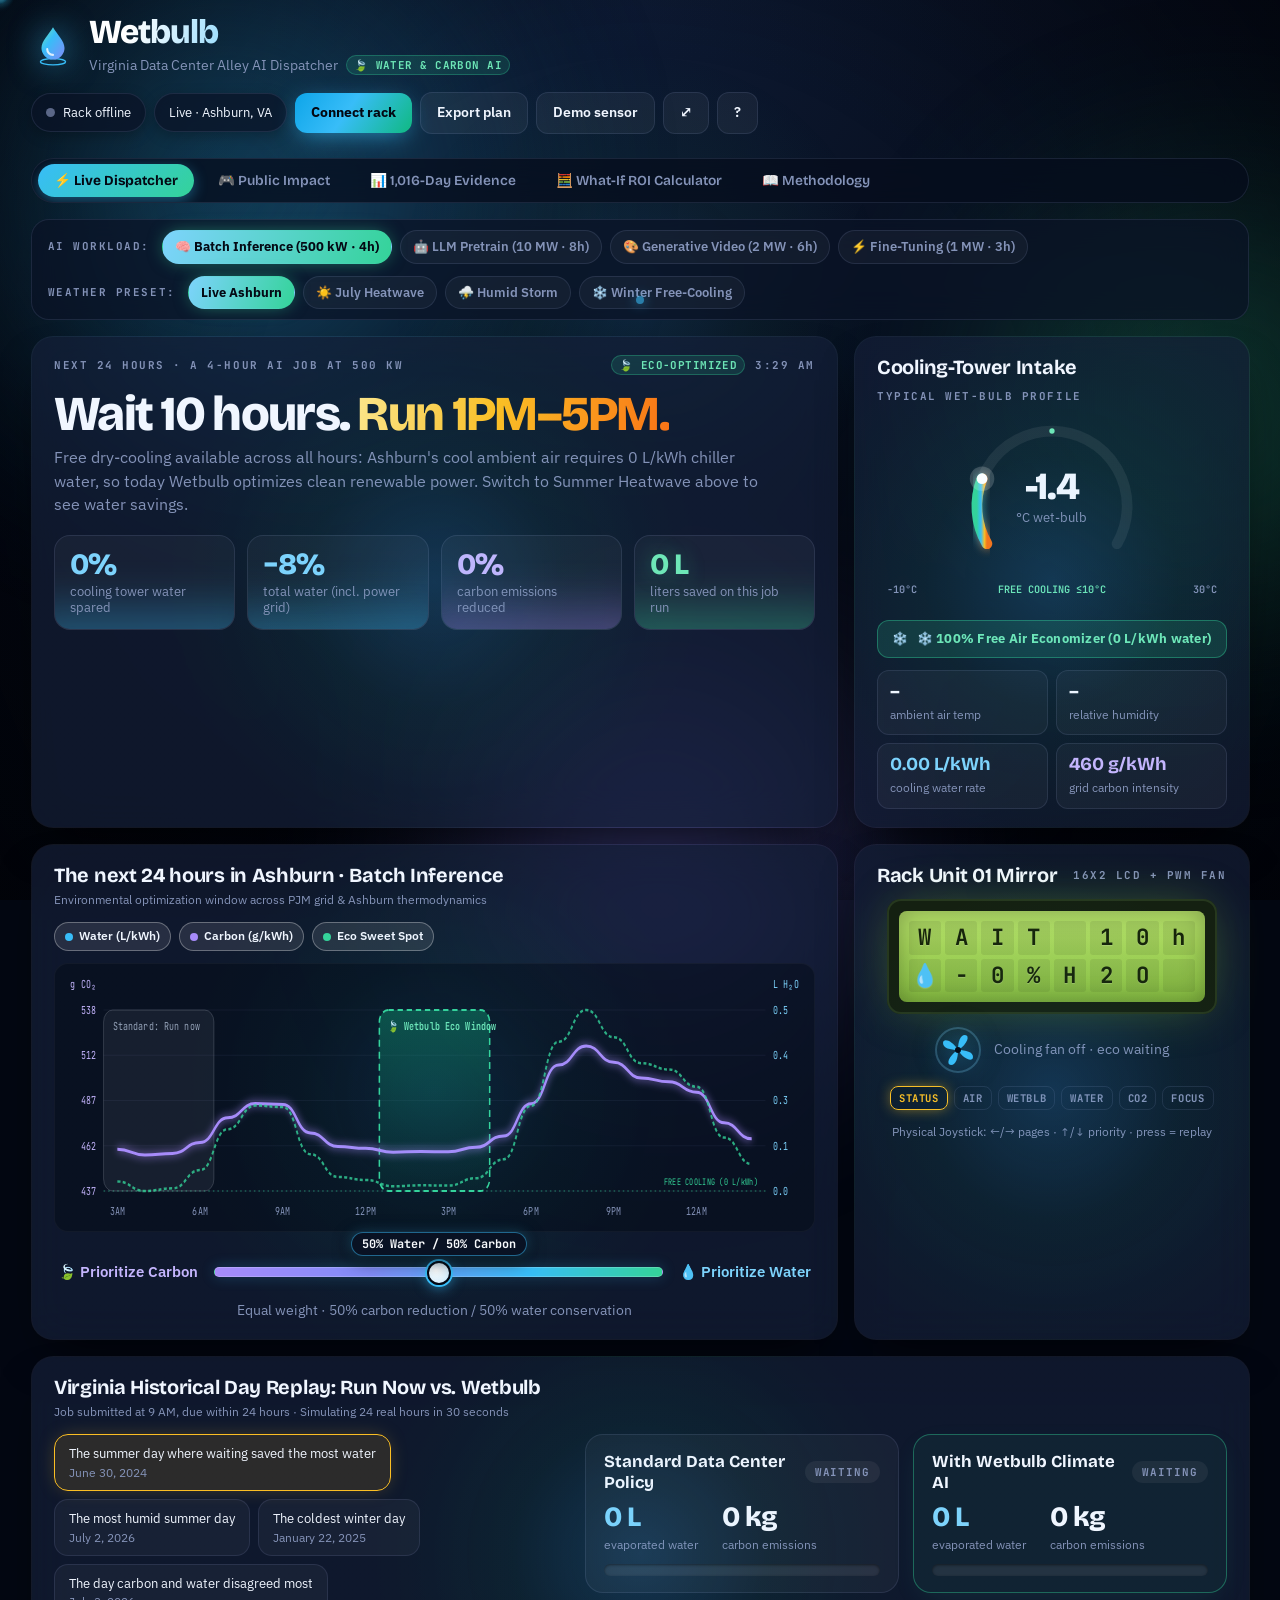
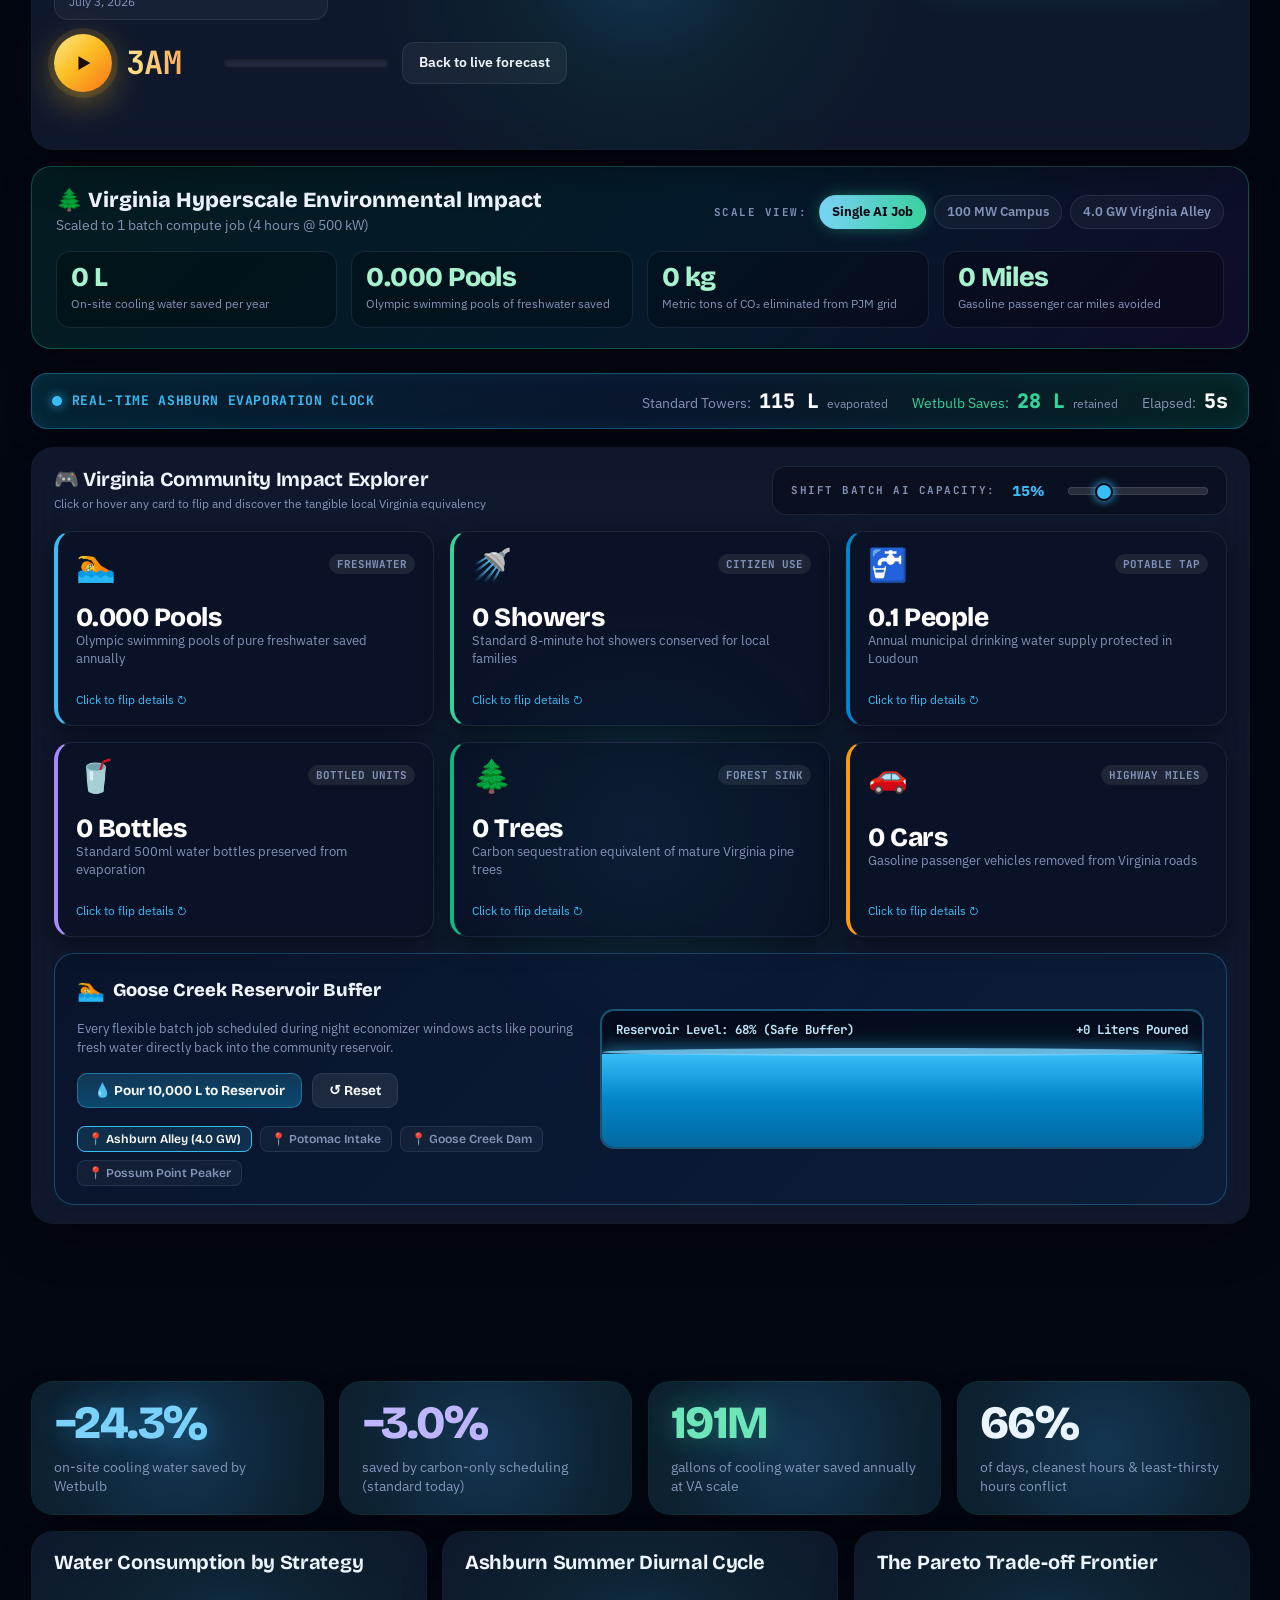
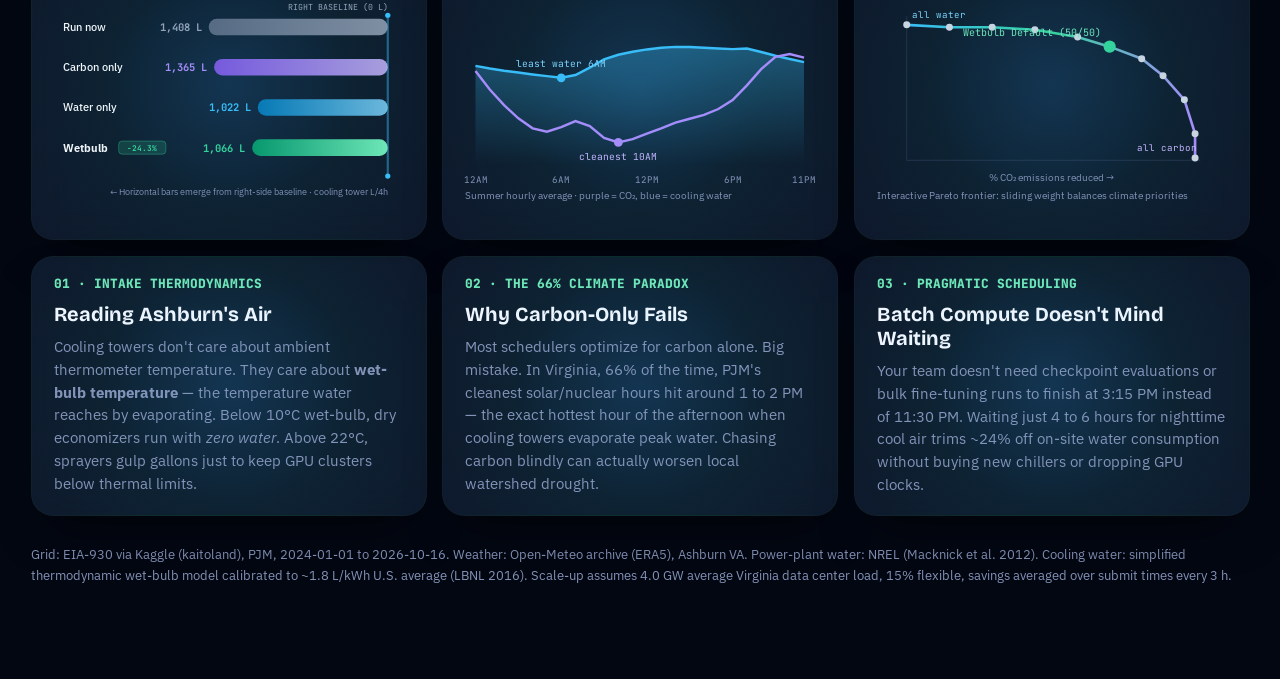
<file: 804-Hackathon/dashboard/index.html>
<!doctype html>
<html lang="en">
<head>
<meta charset="utf-8">
<meta name="viewport" content="width=device-width, initial-scale=1">
<title>Wetbulb · Climate-Aware AI Compute Scheduling</title>
<link rel="preconnect" href="https://fonts.googleapis.com">
<link rel="preconnect" href="https://fonts.gstatic.com" crossorigin>
<link rel="stylesheet" href="https://fonts.googleapis.com/css2?family=Bricolage+Grotesque:opsz,wght@12..96,400;12..96,600;12..96,700;12..96,800&family=IBM+Plex+Sans:wght@400;500;600;700&family=JetBrains+Mono:wght@400;500;600;700&display=swap">
<script src="data.js"></script>
<style>
/* =====================================================================
   Wetbulb Climate Design System
   Environmental Palette: Aquatic Reservoir Cyan, Renewable Emerald,
   Atmospheric Carbon Amethyst, High-Stress Sun Amber.
   Zero harsh grain. 100% hardware-accelerated fluid glassmorphism.
   ===================================================================== */
:root {
  --bg: #030712;
  --bg-gradient: radial-gradient(circle at 50% 0%, #0d1a33 0%, #050914 60%, #02040a 100%);
  --panel: rgba(11, 19, 38, 0.72);
  --panel-card: rgba(13, 23, 46, 0.65);
  --panel-2: rgba(255, 255, 255, 0.04);
  --panel-hover: rgba(255, 255, 255, 0.08);
  --line: rgba(148, 163, 214, 0.14);
  --line-strong: rgba(148, 163, 214, 0.28);
  --ink: #f0f6ff;
  --ink-soft: #cbd5e1;
  --muted: #8493b8;
  
  /* Environmental Semantic Tokens */
  --water: #38bdf8;
  --water-bright: #7dd3fc;
  --water-deep: #0284c7;
  --water-glow: rgba(56, 189, 248, 0.45);
  
  --eco: #34d399;
  --eco-bright: #6ee7b7;
  --eco-deep: #059669;
  --eco-glow: rgba(52, 211, 153, 0.45);
  
  --carbon: #a78bfa;
  --carbon-bright: #c4b5fd;
  --carbon-deep: #7c3aed;
  
  --pick: #fbbf24;
  --pick-glow: rgba(251, 191, 36, 0.45);
  --stress: #f97316;
  --stress-glow: rgba(249, 115, 22, 0.35);
  
  --aura1: #0ea5e9;
  --aura2: #10b981;
  --aura3: #6366f1;
  
  --display: "Bricolage Grotesque", -apple-system, BlinkMacSystemFont, "Segoe UI", sans-serif;
  --body: "IBM Plex Sans", -apple-system, BlinkMacSystemFont, "Segoe UI", sans-serif;
  --mono: "JetBrains Mono", ui-monospace, Menlo, Consolas, monospace;
  color-scheme: dark;
}

* { box-sizing: border-box; }
html { scroll-behavior: smooth; }
body {
  margin: 0;
  background: var(--bg);
  background-image: var(--bg-gradient);
  background-attachment: fixed;
  color: var(--ink);
  font: 15px/1.55 var(--body);
  overflow-x: hidden;
  -webkit-font-smoothing: antialiased;
  -moz-osx-font-smoothing: grayscale;
}

::selection { background: rgba(56, 189, 248, 0.35); color: #fff; }
button, input, select { font: inherit; color: inherit; }
button { cursor: pointer; border: none; background: none; }
:focus-visible { outline: 2px solid var(--water); outline-offset: 3px; }
.num { font-variant-numeric: tabular-nums; }
.label { font: 700 0.68rem/1 var(--mono); letter-spacing: 0.14em; text-transform: uppercase; color: var(--muted); }

/* ---------- Smooth Atmosphere (Zero Grain / No feTurbulence) ---------- */
.aurora {
  position: fixed;
  inset: -15%;
  z-index: 0;
  pointer-events: none;
  filter: blur(90px);
  opacity: 0.48;
  will-change: transform;
}
.aurora i { position: absolute; border-radius: 50%; }
.aurora i:nth-child(1) {
  width: 60vw; height: 60vw; left: 2%; top: -5%;
  background: radial-gradient(circle, var(--aura1), transparent 65%);
  animation: drift1 28s ease-in-out infinite alternate;
}
.aurora i:nth-child(2) {
  width: 52vw; height: 52vw; right: -5%; top: 18%;
  background: radial-gradient(circle, var(--aura2), transparent 65%);
  animation: drift2 34s ease-in-out infinite alternate;
}
.aurora i:nth-child(3) {
  width: 50vw; height: 50vw; left: 32%; bottom: -12%;
  background: radial-gradient(circle, var(--aura3), transparent 65%);
  animation: drift1 42s ease-in-out infinite alternate-reverse;
}
@keyframes drift1 { to { transform: translate(6vw, 5vh) scale(1.08); } }
@keyframes drift2 { to { transform: translate(-8vw, -3vh) scale(0.94); } }

/* Vapor Canvas */
#vapor {
  position: fixed;
  inset: 0;
  z-index: 1;
  pointer-events: none;
}

/* Subtle Ambient Vignette (Clean & Silky Smooth, NOT Grainy) */
.ambient-vignette {
  position: fixed;
  inset: 0;
  z-index: 2;
  pointer-events: none;
  background: radial-gradient(circle at 50% 50%, transparent 50%, rgba(2, 4, 10, 0.45) 100%);
}

/* Cursor Spotlight (Optimized hardware-accelerated translate3d without blend-mode lag) */
#cursorLight {
  position: fixed;
  left: 0;
  top: 0;
  width: 540px;
  height: 540px;
  margin: -270px 0 0 -270px;
  z-index: 2;
  pointer-events: none;
  border-radius: 50%;
  background: radial-gradient(circle, rgba(56, 189, 248, 0.12) 0%, rgba(52, 211, 153, 0.05) 30%, transparent 65%);
  will-change: transform;
  transition: opacity 0.3s ease;
}

/* Interactive Cursor Dot */
#cursorDot {
  position: fixed;
  left: 0;
  top: 0;
  width: 8px;
  height: 8px;
  margin: -4px 0 0 -4px;
  z-index: 99;
  pointer-events: none;
  border-radius: 50%;
  background: var(--water);
  box-shadow: 0 0 12px var(--water);
  opacity: 0.6;
  will-change: transform;
}

/* ---------- Layout & Container ---------- */
.wrap {
  position: relative;
  z-index: 3;
  max-width: 1520px;
  margin: 0 auto;
  padding: 16px max(16px, 2.4vw) 80px;
  display: flex;
  flex-direction: column;
  gap: 16px;
}

.top {
  display: flex;
  align-items: center;
  justify-content: space-between;
  gap: 16px;
  flex-wrap: wrap;
  padding-bottom: 4px;
}
.brand { display: flex; align-items: center; gap: 14px; }
.logo {
  width: 44px;
  height: 44px;
  filter: drop-shadow(0 0 16px rgba(56, 189, 248, 0.65));
  transition: transform 0.3s cubic-bezier(0.34, 1.56, 0.64, 1);
}
.logo:hover { transform: scale(1.08) rotate(3deg); }
.logo .ripple {
  transform-origin: 21px 36px;
  animation: ripple 2.8s cubic-bezier(0.2, 0.8, 0.2, 1) infinite;
}
@keyframes ripple {
  from { transform: scale(0.4); opacity: 0.95; }
  to { transform: scale(1.65); opacity: 0; }
}

.brand-text h1 {
  font: 800 2.1rem/1 var(--display);
  letter-spacing: -0.03em;
  margin: 0;
  background: linear-gradient(105deg, #ffffff 10%, #7dd3fc 40%, #34d399 70%, #fbbf24 100%);
  -webkit-background-clip: text;
  background-clip: text;
  color: transparent;
}
.brand-text p {
  margin: 4px 0 0;
  color: var(--muted);
  font-size: 0.9rem;
  display: flex;
  align-items: center;
  gap: 8px;
}
.eco-tag {
  display: inline-flex;
  align-items: center;
  gap: 4px;
  padding: 2px 7px;
  border-radius: 999px;
  background: rgba(52, 211, 153, 0.14);
  border: 1px solid rgba(52, 211, 153, 0.3);
  color: var(--eco-bright);
  font: 700 0.68rem var(--mono);
  letter-spacing: 0.04em;
}

.controls { display: flex; gap: 8px; flex-wrap: wrap; align-items: center; }
.pill {
  display: inline-flex;
  align-items: center;
  gap: 8px;
  padding: 8px 14px;
  border-radius: 999px;
  border: 1px solid var(--line);
  background: var(--panel);
  backdrop-filter: blur(16px);
  -webkit-backdrop-filter: blur(16px);
  font-size: 0.84rem;
  white-space: nowrap;
  box-shadow: 0 4px 14px rgba(0, 0, 0, 0.25);
}
.dot { width: 9px; height: 9px; border-radius: 50%; background: #5b6787; transition: background 0.3s; }
.dot.on {
  background: var(--eco);
  box-shadow: 0 0 0 4px rgba(52, 211, 153, 0.2), 0 0 14px var(--eco);
  animation: pulse 1.8s infinite;
}
@keyframes pulse { 50% { box-shadow: 0 0 0 7px rgba(52, 211, 153, 0.05), 0 0 18px var(--eco); } }

.btn {
  position: relative;
  display: inline-flex;
  align-items: center;
  justify-content: center;
  gap: 7px;
  padding: 9px 16px;
  border-radius: 12px;
  border: 1px solid var(--line);
  background: rgba(255, 255, 255, 0.05);
  font-weight: 600;
  font-size: 0.88rem;
  transition: transform 0.2s cubic-bezier(.2,.8,.2,1), border-color 0.2s, background 0.2s, box-shadow 0.2s;
  user-select: none;
}
.btn:hover {
  border-color: rgba(125, 211, 252, 0.6);
  background: rgba(125, 211, 252, 0.09);
  box-shadow: 0 4px 20px -4px rgba(56, 189, 248, 0.3);
  transform: translateY(-1px);
}
.btn:active { transform: translateY(1px); }
.btn.primary {
  background: linear-gradient(125deg, #0ea5e9, #38bdf8 45%, #10b981 100%);
  color: #030712;
  font-weight: 700;
  border: 0;
  box-shadow: 0 6px 24px -6px rgba(56, 189, 248, 0.7);
}
.btn.primary:hover {
  box-shadow: 0 8px 30px -4px rgba(52, 211, 153, 0.8);
  transform: translateY(-2px);
}
.btn.eco {
  background: linear-gradient(125deg, #059669, #10b981 50%, #34d399 100%);
  color: #030712;
  font-weight: 700;
  border: 0;
  box-shadow: 0 6px 24px -6px rgba(16, 185, 129, 0.6);
}
.kbd {
  font: 600 0.7rem var(--mono);
  padding: 2px 6px;
  border: 1px solid var(--line);
  border-radius: 6px;
  color: var(--muted);
  background: rgba(0, 0, 0, 0.2);
}

/* Workload & Quick-Scenario Subnav Bar */
.workload-bar {
  display: flex;
  align-items: center;
  justify-content: space-between;
  gap: 12px;
  flex-wrap: wrap;
  padding: 10px 16px;
  border-radius: 18px;
  background: var(--panel);
  border: 1px solid var(--line);
  backdrop-filter: blur(16px);
  -webkit-backdrop-filter: blur(16px);
}
.workload-group { display: flex; align-items: center; gap: 8px; flex-wrap: wrap; }
.workload-group .label { margin-right: 4px; }
.btn-toggle {
  padding: 6px 12px;
  border-radius: 999px;
  border: 1px solid var(--line);
  background: var(--panel-2);
  font-size: 0.8rem;
  font-weight: 600;
  color: var(--muted);
  transition: all 0.2s ease;
}
.btn-toggle:hover {
  color: var(--ink);
  border-color: rgba(56, 189, 248, 0.4);
  background: rgba(56, 189, 248, 0.08);
}
.btn-toggle.active {
  color: #040914;
  background: linear-gradient(110deg, #7dd3fc, #34d399);
  border-color: transparent;
  font-weight: 700;
  box-shadow: 0 0 18px -4px rgba(52, 211, 153, 0.6);
}

/* Grid System */
.grid { display: grid; grid-template-columns: repeat(12, 1fr); gap: 16px; }
.span8 { grid-column: span 8; }
.span4 { grid-column: span 4; }
.span6 { grid-column: span 6; }
.span12 { grid-column: span 12; }

/* ---------- Glass Cards with Smooth Cursor Light Edge ---------- */
.card {
  --mx: 50%;
  --my: 50%;
  position: relative;
  border-radius: 22px;
  padding: 18px 22px;
  display: flex;
  flex-direction: column;
  gap: 12px;
  min-width: 0;
  background: linear-gradient(var(--panel-card), var(--panel-card)) padding-box,
              radial-gradient(420px circle at var(--mx) var(--my), rgba(56, 189, 248, 0.45), rgba(52, 211, 153, 0.2) 30%, rgba(148, 163, 214, 0.12) 65%) border-box;
  border: 1px solid transparent;
  backdrop-filter: blur(20px) saturate(1.25);
  -webkit-backdrop-filter: blur(20px) saturate(1.25);
  box-shadow: 0 24px 50px -20px rgba(0, 0, 0, 0.7);
  transition: box-shadow 0.3s cubic-bezier(0.2, 0.8, 0.2, 1), transform 0.25s ease;
}
.card:hover {
  box-shadow: 0 30px 60px -15px rgba(0, 0, 0, 0.85), 0 0 30px -10px rgba(56, 189, 248, 0.15);
}
.card::after {
  content: "";
  position: absolute;
  inset: 0;
  border-radius: inherit;
  pointer-events: none;
  background: radial-gradient(480px circle at var(--mx) var(--my), rgba(56, 189, 248, 0.05), transparent 45%);
}
.card.flash {
  box-shadow: 0 0 0 2px var(--pick), 0 0 45px -4px var(--pick);
  transition: box-shadow 0.15s ease;
}
.card h2 {
  font: 700 1.25rem/1.2 var(--display);
  margin: 0;
  letter-spacing: -0.015em;
  display: flex;
  align-items: center;
  gap: 8px;
}
.card-head {
  display: flex;
  justify-content: space-between;
  align-items: center;
  gap: 12px;
  flex-wrap: wrap;
}

/* Decision Card */
.decision-wrap { display: flex; flex-direction: column; gap: 6px; }
.decision {
  font: 800 clamp(2.1rem, 3.8vw, 3.4rem)/1.05 var(--display);
  letter-spacing: -0.035em;
  margin: 2px 0 0;
}
.decision .go {
  background: linear-gradient(100deg, #fde68a, #fbbf24 45%, #f97316);
  -webkit-background-clip: text;
  background-clip: text;
  color: transparent;
}
.decision.run .go {
  background: linear-gradient(100deg, #a7f3d0, #34d399 45%, #38bdf8);
  -webkit-background-clip: text;
  background-clip: text;
}
.sub {
  color: var(--muted);
  font-size: 0.98rem;
  max-width: 72ch;
  line-height: 1.5;
}

/* Stat Chips */
.chips {
  display: grid;
  grid-template-columns: repeat(4, 1fr);
  gap: 12px;
  margin-top: 6px;
}
.chip {
  position: relative;
  overflow: hidden;
  display: flex;
  flex-direction: column;
  gap: 3px;
  padding: 13px 15px;
  border-radius: 16px;
  background: var(--panel-2);
  border: 1px solid var(--line);
  transition: transform 0.2s, border-color 0.2s;
}
.chip:hover {
  transform: translateY(-2px);
  border-color: rgba(255, 255, 255, 0.2);
}
.chip b {
  position: relative;
  font: 800 1.85rem/1.05 var(--display);
  letter-spacing: -0.02em;
}
.chip span {
  position: relative;
  color: var(--muted);
  font-size: 0.79rem;
  line-height: 1.3;
}
.chip::before {
  content: "";
  position: absolute;
  inset: auto -20% -60% -20%;
  height: 80%;
  filter: blur(24px);
  opacity: 0.35;
  background: var(--c, var(--water));
}
.chip.w { --c: var(--water); } .chip.w b { color: #7dd3fc; }
.chip.c { --c: var(--carbon); } .chip.c b { color: #c4b5fd; }
.chip.g { --c: var(--eco); } .chip.g b { color: #6ee7b7; text-shadow: 0 0 20px rgba(52, 211, 153, 0.4); }
.chip.eq { --c: var(--pick); } .chip.eq b { color: #fde68a; }

/* Gauge Card */
.gauge-wrap { position: relative; display: grid; place-items: center; margin: 4px 0; }
#gauge { width: 100%; max-width: 230px; height: auto; overflow: visible; }
.gauge-read { position: absolute; top: 52%; left: 50%; transform: translate(-50%, -50%); text-align: center; pointer-events: none; }
.gauge-read b { display: block; font: 800 2.4rem/1 var(--display); letter-spacing: -0.03em; }
.gauge-read span { color: var(--muted); font-size: 0.82rem; }
.gauge-scale { display: grid; grid-template-columns: 1fr auto 1fr; align-items: center; gap: 8px; margin: -4px 10px 12px; color: var(--muted); font: 600 0.64rem var(--mono); }
.gauge-scale span:first-child { text-align: left; }
.gauge-scale span:nth-child(2) { color: var(--eco-bright); text-align: center; }
.gauge-scale span:last-child { text-align: right; }

/* Cooling Mode Badge */
.cooling-mode-pill {
  display: flex;
  align-items: center;
  justify-content: center;
  gap: 8px;
  padding: 8px 12px;
  border-radius: 12px;
  font-weight: 700;
  font-size: 0.8rem;
  letter-spacing: 0.02em;
  background: rgba(14, 165, 233, 0.12);
  border: 1px solid rgba(14, 165, 233, 0.3);
  color: #7dd3fc;
  transition: all 0.3s ease;
}
.cooling-mode-pill.free {
  background: rgba(52, 211, 153, 0.15);
  border-color: rgba(52, 211, 153, 0.4);
  color: #6ee7b7;
}
.cooling-mode-pill.stress {
  background: rgba(249, 115, 22, 0.15);
  border-color: rgba(249, 115, 22, 0.4);
  color: #fdba74;
}

.air-rows { display: grid; grid-template-columns: 1fr 1fr; gap: 8px; }
.air-rows div {
  background: var(--panel-2);
  border: 1px solid var(--line);
  border-radius: 12px;
  padding: 9px 12px;
  transition: border-color 0.2s;
}
.air-rows div:hover { border-color: rgba(255, 255, 255, 0.2); }
.air-rows b { display: block; font: 700 1.15rem var(--display); }
.air-rows span { color: var(--muted); font-size: 0.75rem; }

.demo-box { display: none; flex-direction: column; gap: 8px; border-top: 1px dashed var(--line); padding-top: 12px; }
.demo-box.show { display: flex; }
.demo-box label { display: flex; justify-content: space-between; font-size: 0.82rem; color: var(--muted); }

/* Timeline Chart & Environmental Visualization */
.chart-header-row {
  display: flex;
  align-items: center;
  justify-content: space-between;
  gap: 12px;
  flex-wrap: wrap;
}
.chart-toggles {
  display: flex;
  gap: 8px;
  flex-wrap: wrap;
}
.chart-toggle-btn {
  display: inline-flex;
  align-items: center;
  gap: 6px;
  padding: 4px 10px;
  border-radius: 999px;
  border: 1px solid var(--line);
  background: rgba(255, 255, 255, 0.03);
  font-size: 0.76rem;
  font-weight: 600;
  color: var(--muted);
  transition: all 0.2s;
}
.chart-toggle-btn.on {
  color: var(--ink);
  background: rgba(255, 255, 255, 0.1);
  border-color: rgba(255, 255, 255, 0.3);
}
.chart-toggle-btn i {
  display: inline-block;
  width: 8px;
  height: 8px;
  border-radius: 50%;
}

.chart-box {
  position: relative;
  overflow-x: auto;
  border-radius: 14px;
  background: rgba(4, 9, 22, 0.45);
  border: 1px solid rgba(255, 255, 255, 0.04);
  padding: 6px 0;
}
#chart {
  width: 100%;
  min-width: 680px;
  height: 255px;
  display: block;
  overflow: visible;
}

/* Rich Environmental Tooltip */
.tip {
  position: absolute;
  pointer-events: none;
  padding: 12px 14px;
  border-radius: 14px;
  background: rgba(6, 12, 26, 0.94);
  border: 1px solid rgba(125, 211, 252, 0.35);
  box-shadow: 0 12px 36px -4px rgba(0, 0, 0, 0.8), 0 0 20px -5px rgba(56, 189, 248, 0.4);
  font-size: 0.82rem;
  min-width: 220px;
  opacity: 0;
  transition: opacity 0.15s, transform 0.15s;
  backdrop-filter: blur(12px);
  -webkit-backdrop-filter: blur(12px);
  z-index: 10;
}
.tip.show { opacity: 1; transform: translateY(-4px); }
.tip-head {
  display: flex;
  justify-content: space-between;
  align-items: center;
  border-bottom: 1px solid var(--line);
  padding-bottom: 6px;
  margin-bottom: 6px;
}
.tip-head b { font-family: var(--display); font-size: 1.05rem; }
.tip-badge {
  font: 700 0.68rem var(--mono);
  padding: 2px 6px;
  border-radius: 6px;
}
.tip-row { display: flex; justify-content: space-between; gap: 14px; margin-top: 3px; }
.tip-eco-note {
  margin-top: 6px;
  padding-top: 6px;
  border-top: 1px dashed var(--line);
  color: var(--eco-bright);
  font-size: 0.76rem;
  display: flex;
  align-items: center;
  gap: 5px;
}

/* ---------- Priority & Custom Sliders (Silky Smooth, Zero Grain) ---------- */
.focus {
  position: relative;
  display: grid;
  grid-template-columns: auto 1fr auto;
  align-items: center;
  gap: 16px;
  padding: 16px 4px 4px;
}
.focus .end { font-weight: 600; font-size: 0.92rem; }

.slider-track-wrap {
  position: relative;
  width: 100%;
  display: flex;
  align-items: center;
}
.slider-bubble {
  position: absolute;
  top: -28px;
  left: 50%;
  transform: translateX(-50%);
  background: rgba(10, 18, 36, 0.96);
  border: 1px solid rgba(56, 189, 248, 0.5);
  box-shadow: 0 4px 18px rgba(0, 0, 0, 0.7), 0 0 12px rgba(56, 189, 248, 0.35);
  color: #f8fafc;
  font: 700 0.74rem var(--mono);
  padding: 3px 10px;
  border-radius: 999px;
  white-space: nowrap;
  pointer-events: none;
  transition: opacity 0.15s ease;
  z-index: 5;
}

/* Custom Range Input (Fluid, zero grain, 60fps) */
input[type=range] {
  -webkit-appearance: none;
  appearance: none;
  width: 100%;
  background: transparent;
  cursor: grab;
  margin: 0;
}
input[type=range]:active { cursor: grabbing; }
input[type=range]:focus { outline: none; }

/* Prio Slider Track & Thumb */
input[type=range].prio {
  height: 24px;
}
input[type=range].prio::-webkit-slider-runnable-track {
  height: 10px;
  border-radius: 999px;
  background: linear-gradient(90deg, #a78bfa 0%, #818cf8 35%, #38bdf8 70%, #34d399 100%);
  box-shadow: 0 0 14px rgba(56, 189, 248, 0.25);
  border: 1px solid rgba(255, 255, 255, 0.2);
}
input[type=range].prio::-webkit-slider-thumb {
  -webkit-appearance: none;
  appearance: none;
  width: 24px;
  height: 24px;
  border-radius: 50%;
  background: radial-gradient(circle at 35% 35%, #ffffff 0%, #e0f2fe 60%, #bae6fd 100%);
  border: 2px solid #030712;
  box-shadow: 0 0 0 2px #38bdf8, 0 3px 14px rgba(56, 189, 248, 0.6);
  margin-top: -7px;
  transition: transform 0.1s ease, box-shadow 0.1s ease;
}
input[type=range].prio::-webkit-slider-thumb:hover {
  transform: scale(1.2);
  box-shadow: 0 0 0 3px #34d399, 0 4px 20px rgba(52, 211, 153, 0.85);
}
input[type=range].prio::-moz-range-track {
  height: 10px;
  border-radius: 999px;
  background: linear-gradient(90deg, #a78bfa 0%, #818cf8 35%, #38bdf8 70%, #34d399 100%);
  border: 1px solid rgba(255, 255, 255, 0.2);
  box-shadow: 0 0 14px rgba(56, 189, 248, 0.25);
}
input[type=range].prio::-moz-range-thumb {
  width: 24px;
  height: 24px;
  border-radius: 50%;
  background: #ffffff;
  border: 2px solid #030712;
  box-shadow: 0 0 0 2px #38bdf8, 0 3px 14px rgba(56, 189, 248, 0.6);
}

/* Plain Slider */
input[type=range].plain {
  height: 20px;
}
input[type=range].plain::-webkit-slider-runnable-track {
  height: 8px;
  border-radius: 999px;
  background: rgba(255, 255, 255, 0.12);
  border: 1px solid rgba(255, 255, 255, 0.1);
}
input[type=range].plain::-webkit-slider-thumb {
  -webkit-appearance: none;
  width: 18px;
  height: 18px;
  border-radius: 50%;
  background: var(--water);
  border: 2px solid #030712;
  box-shadow: 0 0 10px var(--water);
  margin-top: -5px;
  transition: transform 0.1s ease;
}
input[type=range].plain::-webkit-slider-thumb:hover {
  transform: scale(1.15);
}
input[type=range].plain::-moz-range-track {
  height: 8px;
  border-radius: 999px;
  background: rgba(255, 255, 255, 0.12);
}
input[type=range].plain::-moz-range-thumb {
  width: 18px;
  height: 18px;
  border-radius: 50%;
  background: var(--water);
  border: 2px solid #030712;
  box-shadow: 0 0 10px var(--water);
}

.focus-note {
  color: var(--muted);
  font-size: 0.85rem;
  text-align: center;
}

/* Rack Card */
.rack { align-items: center; text-align: center; }
.lcd {
  width: 100%;
  max-width: 330px;
  padding: 12px;
  border-radius: 14px;
  background: #142011;
  box-shadow: inset 0 0 0 2px #26381e, 0 0 50px -10px rgba(163, 230, 53, 0.35);
}
.lcd-glass {
  display: grid;
  grid-template-columns: repeat(8, 1fr);
  gap: 4px;
  padding: 10px;
  border-radius: 8px;
  background: linear-gradient(180deg, #b7e36a, #88be3f);
  box-shadow: inset 0 0 24px rgba(0, 0, 0, 0.3);
}
.lcd-glass span {
  background: rgba(0, 0, 0, 0.08);
  color: #162409;
  font: 700 1.4rem/1.5 var(--mono);
  border-radius: 3px;
  text-shadow: 0 1px 1px rgba(255, 255, 255, 0.2);
}
.fan-row { display: flex; align-items: center; gap: 12px; color: var(--muted); font-size: 0.88rem; }
#fanSvg { width: 48px; height: 48px; filter: drop-shadow(0 0 12px rgba(56, 189, 248, 0.5)); }
#fanSvg.spin .blades { animation: spin var(--spin, 1s) linear infinite; transform-box: view-box; transform-origin: center; }
@keyframes spin { to { transform: rotate(360deg); } }
@media (prefers-reduced-motion: reduce) { #fanSvg.spin .blades { animation-duration: 4s; } }

.pages { display: flex; gap: 6px; flex-wrap: wrap; justify-content: center; }
.pages span {
  font: 700 0.66rem var(--mono);
  letter-spacing: 0.06em;
  padding: 4px 8px;
  border-radius: 8px;
  border: 1px solid var(--line);
  color: var(--muted);
  transition: all 0.2s;
}
.pages span.on {
  border-color: var(--pick);
  color: var(--pick);
  box-shadow: 0 0 14px -2px rgba(251, 191, 36, 0.6);
}
.hint { color: var(--muted); font-size: 0.78rem; }

/* Replay Race Section */
.replay-grid { display: grid; grid-template-columns: 1fr 1.25fr; gap: 18px; align-items: start; }
.replay-left { display: flex; flex-direction: column; gap: 14px; }
@media (max-width: 1100px) { .replay-grid { grid-template-columns: 1fr; } }

.days { display: flex; gap: 8px; flex-wrap: wrap; }
.day {
  padding: 8px 14px;
  border-radius: 14px;
  border: 1px solid var(--line);
  background: var(--panel-2);
  font-size: 0.84rem;
  text-align: left;
  transition: border-color 0.2s, background 0.2s, transform 0.15s;
}
.day:hover { transform: translateY(-1px); border-color: rgba(251, 191, 36, 0.5); }
.day small { display: block; color: var(--muted); font-size: 0.72rem; }
.day.on {
  border-color: var(--pick);
  background: rgba(251, 191, 36, 0.12);
  box-shadow: 0 0 20px -5px rgba(251, 191, 36, 0.35);
}

.replay-bar { display: flex; align-items: center; gap: 14px; flex-wrap: wrap; }
.play {
  width: 58px;
  height: 58px;
  border-radius: 50%;
  border: 0;
  display: grid;
  place-items: center;
  background: linear-gradient(135deg, #fde68a, #fbbf24 45%, #f97316);
  box-shadow: 0 0 0 6px rgba(251, 191, 36, 0.12), 0 10px 40px -8px rgba(251, 191, 36, 0.8);
  transition: transform 0.2s, box-shadow 0.2s;
}
.play:hover { transform: scale(1.06); box-shadow: 0 0 0 8px rgba(251, 191, 36, 0.2), 0 12px 45px -6px rgba(251, 191, 36, 0.9); }
.play:active { transform: scale(0.96); }
.play svg { width: 22px; height: 22px; }
.clock {
  font: 700 2rem/1 var(--mono);
  letter-spacing: -0.02em;
  min-width: 4.4ch;
  background: linear-gradient(90deg, #fde68a, #fb923c);
  -webkit-background-clip: text;
  background-clip: text;
  color: transparent;
}
.progress {
  flex: 1;
  min-width: 160px;
  height: 8px;
  border-radius: 999px;
  background: rgba(255, 255, 255, 0.08);
  overflow: hidden;
  box-shadow: inset 0 1px 3px rgba(0, 0, 0, 0.4);
}
.progress i {
  display: block;
  height: 100%;
  width: 0;
  background: linear-gradient(90deg, #fbbf24, #10b981, #38bdf8);
  border-radius: inherit;
  box-shadow: 0 0 12px rgba(56, 189, 248, 0.7);
}

.race { display: grid; grid-template-columns: 1fr 1fr; gap: 14px; }
.lane {
  border-radius: 18px;
  padding: 16px 18px;
  background: var(--panel-2);
  border: 1px solid var(--line);
  display: flex;
  flex-direction: column;
  gap: 10px;
  transition: border-color 0.2s;
}
.lane.wb {
  border-color: rgba(52, 211, 153, 0.4);
  background: rgba(52, 211, 153, 0.06);
  box-shadow: 0 8px 30px -10px rgba(52, 211, 153, 0.15);
}
.lane h3 {
  margin: 0;
  font: 700 1.05rem var(--display);
  display: flex;
  justify-content: space-between;
  align-items: center;
}
.state {
  font: 700 0.68rem var(--mono);
  letter-spacing: 0.08em;
  text-transform: uppercase;
  padding: 4px 10px;
  border-radius: 999px;
  background: rgba(255, 255, 255, 0.06);
  color: var(--muted);
}
.state.on {
  background: rgba(52, 211, 153, 0.2);
  color: var(--eco-bright);
  box-shadow: 0 0 10px rgba(52, 211, 153, 0.3);
}
.state.done { color: #cbd5e1; }
.vals { display: flex; gap: 24px; }
.vals b { font: 800 1.75rem/1 var(--display); letter-spacing: -0.02em; }
.vals .w { color: #7dd3fc; }
.vals span { display: block; color: var(--muted); font-size: 0.75rem; margin-top: 3px; }

/* Tank with Aquatic Wave Shimmer */
.tank {
  height: 12px;
  border-radius: 999px;
  background: rgba(255, 255, 255, 0.08);
  overflow: hidden;
  box-shadow: inset 0 1px 3px rgba(0, 0, 0, 0.5);
}
.tank i {
  display: block;
  height: 100%;
  width: 0;
  border-radius: inherit;
  background: linear-gradient(90deg, #0284c7, #38bdf8 60%, #a5f3fc);
  box-shadow: 0 0 18px rgba(56, 189, 248, 0.7);
  transition: width 0.15s ease;
}
.lane.wb .tank i {
  background: linear-gradient(90deg, #059669, #10b981 60%, #7dd3fc);
  box-shadow: 0 0 18px rgba(52, 211, 153, 0.7);
}

.verdict {
  font: 700 1.12rem/1.4 var(--display);
  min-height: 1.4em;
  background: linear-gradient(90deg, #a7f3d0, #34d399 40%, #7dd3fc);
  -webkit-background-clip: text;
  background-clip: text;
  color: transparent;
}

/* Evidence Section */
.section-title {
  display: flex;
  align-items: flex-end;
  justify-content: space-between;
  gap: 16px;
  flex-wrap: wrap;
  margin-top: 32px;
  padding-bottom: 8px;
}
.section-title h2 {
  font: 800 clamp(1.8rem, 3.2vw, 2.8rem)/1.05 var(--display);
  letter-spacing: -0.03em;
  margin: 0;
  max-width: 24ch;
}
.section-title p { color: var(--muted); max-width: 56ch; margin: 0; }

.stats { display: grid; grid-template-columns: repeat(4, 1fr); gap: 16px; }
.stat b {
  font: 800 clamp(2.2rem, 3.6vw, 3.4rem)/1 var(--display);
  letter-spacing: -0.035em;
}
.stat span { color: var(--muted); font-size: 0.88rem; line-height: 1.35; }
.stat .w { color: #7dd3fc; text-shadow: 0 0 30px rgba(56, 189, 248, 0.45); }
.stat .g { color: #6ee7b7; text-shadow: 0 0 30px rgba(52, 211, 153, 0.45); }
.stat .c { color: #c4b5fd; }

.mini { width: 100%; height: 235px; display: block; overflow: visible; }
.how { display: grid; grid-template-columns: repeat(3, 1fr); gap: 16px; }
.how .card { gap: 10px; }
.how .step { font: 800 0.8rem var(--mono); color: var(--eco-bright); }
.how h3 { font: 700 1.25rem var(--display); margin: 0; }
.how p { margin: 0; color: var(--muted); font-size: 0.92rem; }
.sources { color: var(--muted); font-size: 0.8rem; line-height: 1.6; }

/* Scale Impact Simulator Banner */
.scale-banner {
  border-radius: 20px;
  padding: 20px 24px;
  background: linear-gradient(135deg, rgba(5, 150, 105, 0.15), rgba(14, 165, 233, 0.12) 50%, rgba(124, 58, 237, 0.1));
  border: 1px solid rgba(52, 211, 153, 0.3);
  display: flex;
  flex-direction: column;
  gap: 14px;
  box-shadow: 0 16px 40px -15px rgba(0, 0, 0, 0.6);
}
.scale-header {
  display: flex;
  justify-content: space-between;
  align-items: center;
  flex-wrap: wrap;
  gap: 12px;
}
.scale-header h3 {
  font: 800 1.35rem var(--display);
  margin: 0;
  display: flex;
  align-items: center;
  gap: 8px;
}
.scale-metrics-grid {
  display: grid;
  grid-template-columns: repeat(4, 1fr);
  gap: 14px;
}
.scale-metric-box {
  background: rgba(0, 0, 0, 0.25);
  border: 1px solid var(--line);
  border-radius: 14px;
  padding: 12px 14px;
}
.scale-metric-box b {
  display: block;
  font: 800 1.7rem/1 var(--display);
  letter-spacing: -0.02em;
  color: #a7f3d0;
}
.scale-metric-box span {
  color: var(--muted);
  font-size: 0.78rem;
}

/* ---------- Public Impact & Gamification ---------- */
.impact-section {
  display: flex;
  flex-direction: column;
  gap: 18px;
  margin-top: 8px;
}

/* Real-Time Live Ticker */
.ticker-banner {
  display: flex;
  align-items: center;
  justify-content: space-between;
  gap: 16px;
  padding: 14px 20px;
  border-radius: 16px;
  background: linear-gradient(90deg, rgba(6, 182, 212, 0.16), rgba(59, 130, 246, 0.12) 50%, rgba(16, 185, 129, 0.16));
  border: 1px solid rgba(56, 189, 248, 0.35);
  box-shadow: 0 10px 30px -10px rgba(0, 0, 0, 0.7), inset 0 0 20px rgba(56, 189, 248, 0.1);
  flex-wrap: wrap;
}
.ticker-pulse {
  display: flex;
  align-items: center;
  gap: 10px;
  font: 700 0.82rem var(--mono);
  color: #38bdf8;
  letter-spacing: 0.05em;
  text-transform: uppercase;
}
.pulse-dot {
  width: 10px;
  height: 10px;
  border-radius: 50%;
  background: #38bdf8;
  box-shadow: 0 0 12px #38bdf8;
  animation: pulse-ring 1.8s infinite;
}
@keyframes pulse-ring {
  0% { transform: scale(0.9); opacity: 0.8; }
  50% { transform: scale(1.3); opacity: 1; box-shadow: 0 0 18px #34d399; }
  100% { transform: scale(0.9); opacity: 0.8; }
}
.ticker-stats {
  display: flex;
  align-items: center;
  gap: 24px;
  flex-wrap: wrap;
}
.ticker-item {
  display: flex;
  align-items: baseline;
  gap: 8px;
  font-size: 0.85rem;
  color: var(--muted);
}
.ticker-item b {
  font: 800 1.25rem var(--mono);
  color: #f8fafc;
}

/* Public Impact Grid with 3D Flip Cards */
.impact-grid {
  display: grid;
  grid-template-columns: repeat(3, 1fr);
  gap: 16px;
}
@media (max-width: 950px) {
  .impact-grid { grid-template-columns: repeat(2, 1fr); }
}
@media (max-width: 620px) {
  .impact-grid { grid-template-columns: 1fr; }
}

.flip-card {
  background-color: transparent;
  perspective: 1000px;
  height: 195px;
  cursor: pointer;
}
.flip-card-inner {
  position: relative;
  width: 100%;
  height: 100%;
  text-align: left;
  transition: transform 0.55s cubic-bezier(0.34, 1.56, 0.64, 1);
  transform-style: preserve-3d;
}
.flip-card:hover .flip-card-inner,
.flip-card.flipped .flip-card-inner {
  transform: rotateY(180deg);
}
.flip-front, .flip-back {
  position: absolute;
  width: 100%;
  height: 100%;
  -webkit-backface-visibility: hidden;
  backface-visibility: hidden;
  border-radius: 18px;
  padding: 16px 18px;
  display: flex;
  flex-direction: column;
  justify-content: space-between;
  border: 1px solid var(--line);
  background: rgba(10, 18, 38, 0.88);
  backdrop-filter: blur(12px);
  -webkit-backdrop-filter: blur(12px);
  box-shadow: 0 8px 24px rgba(0, 0, 0, 0.4);
}
.flip-front {
  border-left: 4px solid var(--accent, #38bdf8);
}
.flip-front .icon-row {
  display: flex;
  justify-content: space-between;
  align-items: center;
}
.flip-front .icon {
  font-size: 2rem;
  line-height: 1;
}
.flip-front .badge {
  font: 700 0.68rem var(--mono);
  padding: 3px 8px;
  border-radius: 999px;
  background: rgba(255, 255, 255, 0.08);
  color: var(--muted);
}
.flip-front .num {
  font: 800 1.65rem/1 var(--display);
  letter-spacing: -0.02em;
  color: #ffffff;
  margin: 6px 0 2px;
}
.flip-front .desc {
  font-size: 0.82rem;
  color: var(--muted);
  line-height: 1.35;
}
.flip-front .hint {
  font-size: 0.72rem;
  color: #38bdf8;
  display: flex;
  align-items: center;
  gap: 4px;
}
.flip-back {
  transform: rotateY(180deg);
  background: linear-gradient(145deg, #0f1f3d, #081122);
  border-color: rgba(56, 189, 248, 0.4);
  color: #e2e8f0;
}
.flip-back h4 {
  font: 700 0.95rem var(--display);
  margin: 0;
  color: #7dd3fc;
  display: flex;
  align-items: center;
  gap: 6px;
}
.flip-back p {
  font-size: 0.82rem;
  line-height: 1.45;
  color: #cbd5e1;
  margin: 6px 0 0;
}
.flip-back .foot {
  font: 700 0.7rem var(--mono);
  color: #34d399;
}

/* Interactive Reservoir Mini-Game & Hotspots */
.reservoir-card {
  padding: 18px 22px;
  border-radius: 20px;
  background: linear-gradient(135deg, rgba(8, 20, 44, 0.9), rgba(12, 30, 60, 0.9));
  border: 1px solid rgba(56, 189, 248, 0.3);
  display: grid;
  grid-template-columns: 1fr 1.2fr;
  gap: 20px;
  align-items: center;
}
@media (max-width: 800px) {
  .reservoir-card { grid-template-columns: 1fr; }
}
.reservoir-controls {
  display: flex;
  flex-direction: column;
  gap: 12px;
}
.reservoir-tank-wrap {
  position: relative;
  height: 140px;
  background: rgba(3, 7, 18, 0.65);
  border: 2px solid rgba(56, 189, 248, 0.4);
  border-radius: 14px;
  overflow: hidden;
  display: flex;
  flex-direction: column;
  justify-content: flex-end;
}
.reservoir-water {
  position: relative;
  width: 100%;
  height: 68%;
  background: linear-gradient(180deg, #38bdf8 0%, #0284c7 50%, #0369a1 100%);
  transition: height 0.6s cubic-bezier(0.34, 1.56, 0.64, 1);
  box-shadow: 0 -4px 18px rgba(56, 189, 248, 0.6);
}
.reservoir-water::before {
  content: "";
  position: absolute;
  top: -6px;
  left: 0;
  right: 0;
  height: 8px;
  background: #7dd3fc;
  border-radius: 50%;
  opacity: 0.8;
}
.reservoir-label {
  position: absolute;
  top: 10px;
  left: 14px;
  right: 14px;
  display: flex;
  justify-content: space-between;
  font: 700 0.78rem var(--mono);
  color: #bae6fd;
  z-index: 2;
  text-shadow: 0 2px 4px rgba(0,0,0,0.8);
}
.btn-game {
  font: 700 0.85rem var(--display);
  padding: 8px 16px;
  border-radius: 10px;
  border: 1px solid rgba(56, 189, 248, 0.4);
  background: linear-gradient(180deg, rgba(56, 189, 248, 0.2), rgba(14, 165, 233, 0.35));
  color: #f8fafc;
  cursor: pointer;
  transition: all 0.15s ease;
  display: inline-flex;
  align-items: center;
  justify-content: center;
  gap: 8px;
}
.btn-game:hover {
  transform: translateY(-2px);
  box-shadow: 0 6px 18px rgba(56, 189, 248, 0.4);
  border-color: #38bdf8;
}
.btn-game:active {
  transform: translateY(1px);
}

.hotspot-pills {
  display: flex;
  gap: 8px;
  flex-wrap: wrap;
  margin-top: 6px;
}
.hotspot-pill {
  font: 600 0.76rem var(--display);
  padding: 5px 10px;
  border-radius: 8px;
  border: 1px solid var(--line);
  background: rgba(255, 255, 255, 0.04);
  color: var(--muted);
  cursor: pointer;
  transition: all 0.15s ease;
}
.hotspot-pill.active, .hotspot-pill:hover {
  border-color: #38bdf8;
  color: #ffffff;
  background: rgba(56, 189, 248, 0.15);
}

/* Flex Workload Slider Box */
.workload-slider-box {
  display: flex;
  align-items: center;
  justify-content: space-between;
  gap: 16px;
  padding: 12px 18px;
  background: rgba(0, 0, 0, 0.3);
  border-radius: 14px;
  border: 1px solid var(--line);
  flex-wrap: wrap;
}

/* Modals & Toast */
.toast {
  position: fixed;
  bottom: 24px;
  left: 50%;
  z-index: 50;
  transform: translate(-50%, 20px);
  padding: 12px 20px;
  border-radius: 14px;
  background: rgba(6, 12, 26, 0.95);
  border: 1px solid rgba(56, 189, 248, 0.4);
  box-shadow: 0 10px 30px rgba(0, 0, 0, 0.8), 0 0 20px rgba(56, 189, 248, 0.3);
  opacity: 0;
  transition: all 0.3s cubic-bezier(0.34, 1.56, 0.64, 1);
  pointer-events: none;
  font-weight: 600;
  display: flex;
  align-items: center;
  gap: 8px;
}
.toast.show { opacity: 1; transform: translate(-50%, 0); }

.modal-backdrop {
  position: fixed;
  inset: 0;
  z-index: 40;
  display: none;
  place-items: center;
  background: rgba(2, 4, 10, 0.78);
  backdrop-filter: blur(8px);
  -webkit-backdrop-filter: blur(8px);
  padding: 16px;
}
.modal-backdrop.show { display: grid; }
.modal-card {
  width: min(580px, 94vw);
  max-height: 90vh;
  overflow-y: auto;
  background: #091124;
  border: 1px solid rgba(125, 211, 252, 0.3);
  border-radius: 24px;
  padding: 24px;
  box-shadow: 0 30px 80px rgba(0, 0, 0, 0.9), 0 0 40px rgba(56, 189, 248, 0.2);
  display: flex;
  flex-direction: column;
  gap: 16px;
}
.modal-head {
  display: flex;
  justify-content: space-between;
  align-items: center;
}
.modal-head h2 { font: 800 1.4rem var(--display); margin: 0; }
.close-btn { font-size: 1.4rem; color: var(--muted); cursor: pointer; }
.close-btn:hover { color: #fff; }

.code-snippet {
  background: #030712;
  border: 1px solid var(--line);
  border-radius: 12px;
  padding: 14px;
  font: 500 0.8rem/1.5 var(--mono);
  color: #7dd3fc;
  overflow-x: auto;
  white-space: pre;
}

/* Reveal On Scroll */
.js .reveal {
  opacity: 0;
  transform: translateY(24px);
  transition: opacity 0.8s cubic-bezier(.2,.8,.2,1), transform 0.8s cubic-bezier(.2,.8,.2,1);
}
.js .reveal.in { opacity: 1; transform: none; }

/* Responsive */
@media (max-width: 1100px) {
  .span8, .span4, .span6 { grid-column: span 12; }
  .chips { grid-template-columns: repeat(2, 1fr); }
  .stats, .how, .scale-metrics-grid { grid-template-columns: repeat(2, 1fr); }
}
@media (max-width: 640px) {
  .race, .stats, .how, .chips, .scale-metrics-grid { grid-template-columns: 1fr; }
  .brand-text h1 { font-size: 1.7rem; }
}
/* Multi-Page Site Navigation */
.site-nav {
  display: flex;
  align-items: center;
  gap: 8px;
  background: rgba(6, 12, 28, 0.75);
  backdrop-filter: blur(16px);
  -webkit-backdrop-filter: blur(16px);
  border: 1px solid var(--line);
  border-radius: 999px;
  padding: 5px 6px;
  overflow-x: auto;
  max-width: 100%;
  margin-top: 4px;
}
.nav-tab {
  display: inline-flex;
  align-items: center;
  gap: 7px;
  padding: 8px 16px;
  border-radius: 999px;
  color: var(--muted);
  text-decoration: none;
  font: 600 0.86rem var(--display);
  transition: all 0.2s cubic-bezier(0.34, 1.56, 0.64, 1);
  white-space: nowrap;
}
.nav-tab:hover {
  color: #f8fafc;
  background: rgba(255, 255, 255, 0.08);
}
.nav-tab.active {
  color: #030712;
  background: linear-gradient(135deg, #38bdf8, #34d399);
  box-shadow: 0 4px 14px rgba(56, 189, 248, 0.4);
  font-weight: 700;
}
.card {
  transform-style: preserve-3d;
  will-change: transform;
}
</style>
</head>
<body>

<div class="aurora" aria-hidden="true"><i></i><i></i><i></i></div>
<canvas id="vapor" aria-hidden="true"></canvas>
<div class="ambient-vignette" aria-hidden="true"></div>
<div id="cursorLight" aria-hidden="true"></div>
<div id="cursorDot" aria-hidden="true"></div>

<div class="wrap">
  <!-- Top Navigation & Controls -->
  <header class="top">
    <div class="brand">
      <svg class="logo" viewBox="0 0 42 42" aria-hidden="true">
        <defs>
          <linearGradient id="lg" x1="0" y1="0" x2="1" y2="1">
            <stop offset="0%" stop-color="#6ee7b7"/>
            <stop offset="40%" stop-color="#38bdf8"/>
            <stop offset="100%" stop-color="#818cf8"/>
          </linearGradient>
        </defs>
        <ellipse class="ripple" cx="21" cy="36" rx="12" ry="3" fill="none" stroke="#38bdf8" stroke-width="1.3"/>
        <path d="M21 3C17 10 10 16 10 23a11 11 0 0 0 22 0C32 16 25 10 21 3z" fill="url(#lg)"/>
        <path d="M15.5 24a5.5 5.5 0 0 0 5.5 5.5" stroke="#ffffff" stroke-opacity=".8" stroke-width="2" fill="none" stroke-linecap="round"/>
      </svg>
      <div class="brand-text">
        <h1>Wetbulb</h1>
        <p>
          <span>Virginia Data Center Alley AI Dispatcher</span>
          <span class="eco-tag">🍃 WATER & CARBON AI</span>
        </p>
      </div>
    </div>
    
    <div class="controls">
      <span class="pill"><span class="dot" id="linkDot"></span><span id="linkText">Rack offline</span></span>
      <span class="pill" id="modePill">Live · Ashburn, VA</span>
      <button class="btn primary magnetic" id="connectBtn" aria-label="Connect hardware rack">Connect rack</button>
      <button class="btn magnetic" id="exportBtn" aria-label="Export schedule dispatch">Export plan</button>
      <button class="btn magnetic" id="demoBtn" aria-label="Demo sensor sliders">Demo sensor</button>
      <button class="btn magnetic" id="fsBtn" title="Full screen (F)" aria-label="Full screen">⤢</button>
      <button class="btn magnetic" id="helpBtn" title="Shortcuts (?)" aria-label="Keyboard shortcuts">?</button>
    </div>
  </header>

  <!-- Multi-Page Site Navigation -->
  <nav class="site-nav" aria-label="Main Site Navigation">
    <a href="index.html" class="nav-tab active">⚡ Live Dispatcher</a>
    <a href="impact.html" class="nav-tab">🎮 Public Impact</a>
    <a href="backtest.html" class="nav-tab">📊 1,016-Day Evidence</a>
    <a href="calculator.html" class="nav-tab">🧮 What-If ROI Calculator</a>
    <a href="methodology.html" class="nav-tab">📖 Methodology</a>
  </nav>

  <!-- Interactive Workload & Season Preset Bar -->
  <nav class="workload-bar" aria-label="Workload and Scenario Controls">
    <div class="workload-group">
      <span class="label">AI Workload:</span>
      <button class="btn-toggle active" data-job="inference" id="wInference">🧠 Batch Inference (500 kW · 4h)</button>
      <button class="btn-toggle" data-job="training" id="wTraining">🤖 LLM Pretrain (10 MW · 8h)</button>
      <button class="btn-toggle" data-job="diffusion" id="wDiffusion">🎨 Generative Video (2 MW · 6h)</button>
      <button class="btn-toggle" data-job="finetune" id="wFinetune">⚡ Fine-Tuning (1 MW · 3h)</button>
    </div>
    <div class="workload-group">
      <span class="label">Weather Preset:</span>
      <button class="btn-toggle active" id="btnLiveWeather">Live Ashburn</button>
      <button class="btn-toggle" id="btnHeatwave">☀️ July Heatwave</button>
      <button class="btn-toggle" id="btnHumid">⛈️ Humid Storm</button>
      <button class="btn-toggle" id="btnWinter">❄️ Winter Free-Cooling</button>
    </div>
  </nav>

  <!-- Main Dashboard Grid -->
  <section class="grid">
    <!-- Decision Card -->
    <article class="card span8" id="cardDecision">
      <div class="card-head">
        <span class="label" id="decisionLabel">Next 24 hours · 4-hour AI job at 500 kW</span>
        <div style="display:flex;align-items:center;gap:10px;">
          <span class="eco-tag" id="ecoScoreTag">🍃 ECO-OPTIMIZED</span>
          <span class="label num" id="decisionTime"></span>
        </div>
      </div>
      <div class="decision-wrap">
        <div class="decision" id="decision">Reading the air…</div>
        <div class="sub" id="decisionSub"></div>
      </div>
      <div class="chips">
        <div class="chip w"><b class="num" id="chipOnsite">–</b><span>cooling tower water spared</span></div>
        <div class="chip w"><b class="num" id="chipWater">–</b><span>total water (incl. power grid)</span></div>
        <div class="chip c"><b class="num" id="chipCo2">–</b><span>carbon emissions reduced</span></div>
        <div class="chip g"><b class="num" id="chipLiters">–</b><span>liters saved on this job run</span></div>
      </div>
    </article>

    <!-- Cooling-Tower Air Intake & Wet-Bulb Thermodynamics -->
    <article class="card span4" id="cardAir">
      <div class="card-head">
        <h2>Cooling-Tower Intake</h2>
        <span class="label" id="airSource">forecast</span>
      </div>
      
      <div class="gauge-wrap">
        <svg id="gauge" viewBox="0 0 300 200" role="img" aria-label="Wet-bulb temperature gauge"></svg>
        <div class="gauge-read">
          <b class="num" id="airTwb">–</b>
          <span>°C wet-bulb</span>
        </div>
      </div>
      <div class="gauge-scale" aria-hidden="true"><span>−10°C</span><span>FREE COOLING ≤10°C</span><span>30°C</span></div>
      
      <div class="cooling-mode-pill free" id="coolingModePill">
        <span>❄️</span>
        <span id="coolingModeText">100% Free Air Cooling (0 L/kWh)</span>
      </div>

      <div class="air-rows">
        <div><b class="num" id="airTemp">–</b><span>ambient air temp</span></div>
        <div><b class="num" id="airRh">–</b><span>relative humidity</span></div>
        <div><b class="num" id="airWue" style="color:#7dd3fc">–</b><span>cooling water rate</span></div>
        <div><b class="num" id="airCo2" style="color:#c4b5fd">–</b><span>grid carbon intensity</span></div>
      </div>

      <div class="demo-box" id="demoBox">
        <label for="dT">Air temperature <span id="dTv">22 °C</span></label>
        <input class="plain" type="range" id="dT" min="-5" max="38" step="0.5" value="22" aria-label="Demo air temperature">
        <label for="dH">Relative humidity <span id="dHv">45%</span></label>
        <input class="plain" type="range" id="dH" min="10" max="100" step="1" value="45" aria-label="Demo humidity">
      </div>
    </article>

    <!-- 24-Hour Timeline & Priority Slider -->
    <article class="card span8" id="cardTimeline">
      <div class="card-head">
        <div>
          <h2 id="timelineTitle">The next 24 hours in Ashburn</h2>
          <span class="hint" id="timelineSub">Environmental optimization window across PJM grid & Ashburn thermodynamics</span>
        </div>
        <div class="chart-toggles">
          <button class="chart-toggle-btn on" id="toggleWater"><i style="background:var(--water)"></i> Water (L/kWh)</button>
          <button class="chart-toggle-btn on" id="toggleCarbon"><i style="background:var(--carbon)"></i> Carbon (g/kWh)</button>
          <button class="chart-toggle-btn on" id="toggleEco"><i style="background:var(--eco)"></i> Eco Sweet Spot</button>
        </div>
      </div>

      <div class="chart-box" id="chartBox">
        <svg id="chart" viewBox="0 0 1000 255" preserveAspectRatio="none" role="img" aria-label="24 hour carbon and water timeline"></svg>
        <div class="tip" id="tip"></div>
      </div>

      <div class="focus" id="focusRow">
        <span class="end" style="color:#c4b5fd">🍃 Prioritize Carbon</span>
        <div class="slider-track-wrap">
          <div class="slider-bubble" id="weightBubble">50% Water / 50% Carbon</div>
          <input class="prio" type="range" id="weight" min="0" max="100" step="1" value="50" aria-label="Carbon versus water priority">
        </div>
        <span class="end" style="color:#7dd3fc">💧 Prioritize Water</span>
      </div>
      <div class="focus-note" id="focusNote">Equal weight · Drag slider smoothly to balance environmental priorities</div>
    </article>

    <!-- Hardware Rack LCD Mirror & Cooling Fan Simulation -->
    <article class="card span4 rack" id="cardRack">
      <div class="card-head" style="width:100%">
        <h2>Rack Unit 01 Mirror</h2>
        <span class="label">16x2 LCD + PWM FAN</span>
      </div>
      <div class="lcd"><div class="lcd-glass" id="lcd"></div></div>
      <div class="fan-row">
        <svg id="fanSvg" viewBox="0 0 48 48" aria-hidden="true">
          <circle cx="24" cy="24" r="22" fill="none" stroke="rgba(125,211,252,.25)" stroke-width="2"/>
          <g class="blades" fill="#38bdf8">
            <path d="M24 24c0-8 2-15 7-15s3 9-7 15z"/>
            <path d="M24 24c8 0 15 2 15 7s-9 3-15-7z"/>
            <path d="M24 24c0 8-2 15-7 15s-3-9 7-15z"/>
            <path d="M24 24c-8 0-15-2-15-7s9-3 15 7z"/>
          </g>
          <circle cx="24" cy="24" r="3" fill="#030712"/>
        </svg>
        <span id="fanText">Cooling fan off · eco waiting</span>
      </div>
      <div class="pages" id="pages"></div>
      <span class="hint">Physical Joystick: ←/→ pages · ↑/↓ priority · press = replay</span>
    </article>

    <!-- Real Historical Virginia Replay Race -->
    <article class="card span12" id="cardReplay">
      <div class="card-head">
        <div>
          <h2>Virginia Historical Day Replay: Run Now vs. Wetbulb</h2>
          <span class="hint">Job submitted at 9 AM, due within 24 hours · Simulating 24 real hours in 30 seconds</span>
        </div>
      </div>
      
      <div class="replay-grid">
        <div class="replay-left">
          <div class="days" id="days"></div>
          <div class="replay-bar">
            <button class="play magnetic" id="playBtn" aria-label="Play or pause historical replay">
              <svg viewBox="0 0 24 24"><path id="playIcon" d="M7 4.5v15l13-7.5z" fill="#1a0e00"/></svg>
            </button>
            <span class="clock num" id="clock">9AM</span>
            <div class="progress"><i id="prog"></i></div>
            <button class="btn" id="liveBtn">Back to live forecast</button>
          </div>
          <div class="verdict" id="raceVerdict"></div>
        </div>

        <div class="race">
          <div class="lane">
            <h3>Standard Data Center Policy <span class="state" id="stNormal">waiting</span></h3>
            <div class="vals">
              <div><b class="num w" id="nOnsite">0 L</b><span>evaporated water</span></div>
              <div><b class="num" id="nKg">0 kg</b><span>carbon emissions</span></div>
            </div>
            <div class="tank"><i id="nTank"></i></div>
          </div>
          <div class="lane wb">
            <h3>With Wetbulb Climate AI <span class="state" id="stWb">waiting</span></h3>
            <div class="vals">
              <div><b class="num w" id="wOnsite">0 L</b><span>evaporated water</span></div>
              <div><b class="num" id="wKg">0 kg</b><span>carbon emissions</span></div>
            </div>
            <div class="tank"><i id="wTank"></i></div>
          </div>
        </div>
      </div>
    </article>
  </section>

  <!-- Virginia Fleet Scale-Up Environmental Impact Simulator -->
  <section class="scale-banner reveal">
    <div class="scale-header">
      <div>
        <h3>🌲 Virginia Hyperscale Environmental Impact</h3>
        <p style="margin:2px 0 0;color:var(--muted);font-size:0.88rem;" id="scaleSubtitle">Scaled to Northern Virginia's 4.0 GW data center capacity with 15% flexible workloads</p>
      </div>
      <div class="workload-group">
        <span class="label">Scale View:</span>
        <button class="btn-toggle active" id="btnScaleSingle">Single AI Job</button>
        <button class="btn-toggle" id="btnScaleCampus">100 MW Campus</button>
        <button class="btn-toggle" id="btnScaleVA">4.0 GW Virginia Alley</button>
      </div>
    </div>
    <div class="scale-metrics-grid">
      <div class="scale-metric-box">
        <b class="num" id="simWaterLiters">722,716,170 L</b>
        <span>On-site cooling water saved per year</span>
      </div>
      <div class="scale-metric-box">
        <b class="num" id="simPools">289 Pools</b>
        <span>Olympic swimming pools of freshwater saved</span>
      </div>
      <div class="scale-metric-box">
        <b class="num" id="simCarbon">83,878 Tons</b>
        <span>Metric tons of CO₂ eliminated from PJM grid</span>
      </div>
      <div class="scale-metric-box">
        <b class="num" id="simCars">208M Miles</b>
        <span>Gasoline passenger car miles avoided</span>
      </div>
    </div>
  </section>

  <!-- Virginia Public Impact & Gamification Experience -->
  <section class="impact-section reveal">
    <!-- Live Real-Time Evaporation & Conservation Ticker -->
    <div class="ticker-banner">
      <div class="ticker-pulse">
        <span class="pulse-dot"></span>
        <span>Real-Time Ashburn Evaporation Clock</span>
      </div>
      <div class="ticker-stats">
        <div class="ticker-item">
          <span>Standard Towers:</span>
          <b id="liveSecLiters">0 L</b>
          <span style="font-size:0.75rem;">evaporated</span>
        </div>
        <div class="ticker-item">
          <span style="color:#34d399;">Wetbulb Saves:</span>
          <b id="liveSecSaved" style="color:#34d399;">0 L</b>
          <span style="font-size:0.75rem;">retained</span>
        </div>
        <div class="ticker-item">
          <span>Elapsed:</span>
          <b id="liveTickerSec">0s</b>
        </div>
      </div>
    </div>

    <!-- Public Impact 3D Flip Card Grid -->
    <div class="card reveal" style="display:flex;flex-direction:column;gap:16px;">
      <div class="card-head">
        <div>
          <h2>🎮 Virginia Community Impact Explorer</h2>
          <span class="hint">Click or hover any card to flip and discover the tangible local Virginia equivalency</span>
        </div>
        <div class="workload-slider-box">
          <span class="label" style="white-space:nowrap;">Shift Batch AI Capacity:</span>
          <b class="num" id="flexPctVal" style="color:#38bdf8;min-width:40px;">15%</b>
          <input class="plain" type="range" id="flexSlider" min="5" max="50" step="1" value="15" style="width:140px;" aria-label="Flexible workload percentage">
        </div>
      </div>

      <div class="impact-grid">
        <!-- Card 1: Olympic Swimming Pools -->
        <div class="flip-card" onclick="this.classList.toggle('flipped')">
          <div class="flip-card-inner">
            <div class="flip-front" style="--accent:#38bdf8;">
              <div class="icon-row"><span class="icon">🏊</span><span class="badge">FRESHWATER</span></div>
              <div>
                <b class="num" id="impPools">289 Pools</b>
                <div class="desc">Olympic swimming pools of pure freshwater saved annually</div>
              </div>
              <span class="hint">Click to flip details ↻</span>
            </div>
            <div class="flip-back">
              <h4>🏊 Olympic Scale Comparison</h4>
              <p>An Olympic swimming pool holds 2.5 million liters (660,000 gallons). 289 pools laid end-to-end span 14.5 kilometers — stretching from Dulles Airport past Tysons Corner.</p>
              <span class="foot">Virginia Hyperscale Fleet</span>
            </div>
          </div>
        </div>

        <!-- Card 2: Loudoun County Showers -->
        <div class="flip-card" onclick="this.classList.toggle('flipped')">
          <div class="flip-card-inner">
            <div class="flip-front" style="--accent:#34d399;">
              <div class="icon-row"><span class="icon">🚿</span><span class="badge">CITIZEN USE</span></div>
              <div>
                <b class="num" id="impShowers">9.6M Showers</b>
                <div class="desc">Standard 8-minute hot showers conserved for local families</div>
              </div>
              <span class="hint">Click to flip details ↻</span>
            </div>
            <div class="flip-back">
              <h4>🚿 Loudoun County Showers</h4>
              <p>A standard shower head consumes ~75 liters. This savings covers daily showers for all 430,000 Loudoun County residents for 74 continuous days during summer drought season.</p>
              <span class="foot">EPA WaterSense Metric</span>
            </div>
          </div>
        </div>

        <!-- Card 3: Potomac Drinking Water -->
        <div class="flip-card" onclick="this.classList.toggle('flipped')">
          <div class="flip-card-inner">
            <div class="flip-front" style="--accent:#0284c7;">
              <div class="icon-row"><span class="icon">🚰</span><span class="badge">POTABLE TAP</span></div>
              <div>
                <b class="num" id="impResidents">142,000 People</b>
                <div class="desc">Annual municipal drinking water supply protected in Loudoun</div>
              </div>
              <span class="hint">Click to flip details ↻</span>
            </div>
            <div class="flip-back">
              <h4>🚰 Potomac & Goose Creek</h4>
              <p>Data centers draw from the same municipal reservoirs that supply drinking water. Wetbulb eliminates evaporation spikes during low-flow Potomac drought advisories.</p>
              <span class="foot">Loudoun Water Authority</span>
            </div>
          </div>
        </div>

        <!-- Card 4: Water Bottles to the Moon -->
        <div class="flip-card" onclick="this.classList.toggle('flipped')">
          <div class="flip-card-inner">
            <div class="flip-front" style="--accent:#a78bfa;">
              <div class="icon-row"><span class="icon">🥤</span><span class="badge">BOTTLED UNITS</span></div>
              <div>
                <b class="num" id="impBottles">1.44B Bottles</b>
                <div class="desc">Standard 500ml water bottles preserved from evaporation</div>
              </div>
              <span class="hint">Click to flip details ↻</span>
            </div>
            <div class="flip-back">
              <h4>🥤 3.7x to the Moon</h4>
              <p>1.44 billion 500ml water bottles stacked end-to-end reach 289,000 kilometers into the sky — more than 75% of the distance from the Earth all the way to the Moon!</p>
              <span class="foot">Space Scale</span>
            </div>
          </div>
        </div>

        <!-- Card 5: Virginia Pine Forest -->
        <div class="flip-card" onclick="this.classList.toggle('flipped')">
          <div class="flip-card-inner">
            <div class="flip-front" style="--accent:#10b981;">
              <div class="icon-row"><span class="icon">🌲</span><span class="badge">FOREST SINK</span></div>
              <div>
                <b class="num" id="impTrees">3.81M Trees</b>
                <div class="desc">Carbon sequestration equivalent of mature Virginia pine trees</div>
              </div>
              <span class="hint">Click to flip details ↻</span>
            </div>
            <div class="flip-back">
              <h4>🌲 Virginia Loblolly Pine Forest</h4>
              <p>Eliminating 83,878 metric tons of CO₂ from PJM's peaker plants has the exact same climate cooling impact as planting 19,000 acres of dense Appalachian forest.</p>
              <span class="foot">USFS Carbon Sequestration</span>
            </div>
          </div>
        </div>

        <!-- Card 6: Route 28 Traffic Avoided -->
        <div class="flip-card" onclick="this.classList.toggle('flipped')">
          <div class="flip-card-inner">
            <div class="flip-front" style="--accent:#f59e0b;">
              <div class="icon-row"><span class="icon">🚗</span><span class="badge">HIGHWAY MILES</span></div>
              <div>
                <b class="num" id="impCars">18,200 Cars</b>
                <div class="desc">Gasoline passenger vehicles removed from Virginia roads</div>
              </div>
              <span class="hint">Click to flip details ↻</span>
            </div>
            <div class="flip-back">
              <h4>🚗 Route 28 & Dulles Commute</h4>
              <p>Avoiding 208 million passenger vehicle miles of exhaust each year equals permanently taking 18,200 gas cars off the congested Dulles Greenway and Route 28 corridors.</p>
              <span class="foot">EPA Greenhouse Equivalency</span>
            </div>
          </div>
        </div>
      </div>

      <!-- Interactive Reservoir Mini-Game Widget -->
      <div class="reservoir-card">
        <div class="reservoir-controls">
          <div style="display:flex;align-items:center;gap:8px;">
            <span style="font-size:1.4rem;">🏊</span>
            <h3 style="margin:0;font:800 1.15rem var(--display);">Goose Creek Reservoir Buffer</h3>
          </div>
          <p style="margin:0;font-size:0.84rem;color:var(--muted);line-height:1.4;">
            Every flexible batch job scheduled during night economizer windows acts like pouring fresh water directly back into the community reservoir.
          </p>
          <div style="display:flex;gap:10px;flex-wrap:wrap;margin-top:4px;">
            <button class="btn-game" id="btnPourWater">💧 Pour 10,000 L to Reservoir</button>
            <button class="btn-game" id="btnResetReservoir" style="background:rgba(255,255,255,0.08);border-color:var(--line);">↺ Reset</button>
          </div>
          <div class="hotspot-pills">
            <span class="hotspot-pill active" data-spot="ashburn">📍 Ashburn Alley (4.0 GW)</span>
            <span class="hotspot-pill" data-spot="potomac">📍 Potomac Intake</span>
            <span class="hotspot-pill" data-spot="goose">📍 Goose Creek Dam</span>
            <span class="hotspot-pill" data-spot="peaker">📍 Possum Point Peaker</span>
          </div>
        </div>

        <div class="reservoir-tank-wrap">
          <div class="reservoir-label">
            <span id="reservoirStatus">Reservoir Level: 68% (Safe Buffer)</span>
            <span id="reservoirVolume">+0 Liters Poured</span>
          </div>
          <div class="reservoir-water" id="reservoirWater"></div>
        </div>
      </div>
    </div>
  </section>

  <!-- Evidence Section: What Real Virginia Data Shows -->
  <div class="section-title reveal">
    <h2 id="evidenceTitle">What 1,016 real days of Virginia data prove</h2>
    <p>Every single hour of PJM's fuel mix cross-matched with Ashburn's hourly thermodynamics, backtested against real compute schedules.</p>
  </div>

  <section class="stats">
    <div class="card stat reveal">
      <b class="num w" id="sOnsite">24.3%</b>
      <span>on-site cooling water saved by Wetbulb</span>
    </div>
    <div class="card stat reveal">
      <b class="num c" id="sCarbonOnly">3.0%</b>
      <span>saved by carbon-only scheduling (standard today)</span>
    </div>
    <div class="card stat reveal">
      <b class="num g" id="sGallons">191M</b>
      <span>gallons of cooling water saved annually at VA scale</span>
    </div>
    <div class="card stat reveal">
      <b class="num" id="sConflict">66.0%</b>
      <span>of days, cleanest hours & least-thirsty hours conflict</span>
    </div>
  </section>

  <section class="grid">
    <article class="card span4 reveal">
      <h2>Water Consumption by Strategy</h2>
      <svg class="mini" id="barsChart" viewBox="0 0 400 230" role="img" aria-label="Water per job by policy"></svg>
    </article>
    <article class="card span4 reveal">
      <h2>Ashburn Summer Diurnal Cycle</h2>
      <svg class="mini" id="rhythmChart" viewBox="0 0 400 230" role="img" aria-label="Summer daily rhythm of carbon and water"></svg>
    </article>
    <article class="card span4 reveal">
      <h2>The Pareto Trade-off Frontier</h2>
      <svg class="mini" id="tradeChart" viewBox="0 0 400 230" role="img" aria-label="Trade-off between water and carbon"></svg>
    </article>
  </section>

  <section class="how">
    <article class="card reveal">
      <span class="step">01 · INTAKE THERMODYNAMICS</span>
      <h3>Reading Ashburn's Air</h3>
      <p>Cooling towers don't care about ambient thermometer temperature. They care about <b>wet-bulb temperature</b> — the temperature water reaches by evaporating. Below 10°C wet-bulb, dry economizers run with <em>zero water</em>. Above 22°C, sprayers gulp gallons just to keep GPU clusters below thermal limits.</p>
    </article>
    <article class="card reveal">
      <span class="step">02 · THE 66% CLIMATE PARADOX</span>
      <h3>Why Carbon-Only Fails</h3>
      <p>Most schedulers optimize for carbon alone. Big mistake. In Virginia, 66% of the time, PJM's cleanest solar/nuclear hours hit around 1 to 2 PM — the exact hottest hour of the afternoon when cooling towers evaporate peak water. Chasing carbon blindly can actually worsen local watershed drought.</p>
    </article>
    <article class="card reveal">
      <span class="step">03 · PRAGMATIC SCHEDULING</span>
      <h3>Batch Compute Doesn't Mind Waiting</h3>
      <p>Your team doesn't need checkpoint evaluations or bulk fine-tuning runs to finish at 3:15 PM instead of 11:30 PM. Waiting just 4 to 6 hours for nighttime cool air trims ~24% off on-site water consumption without buying new chillers or dropping GPU clocks.</p>
    </article>
  </section>

  <p class="sources reveal" id="sources"></p>
</div>

<!-- Export Modal -->
<div class="modal-backdrop" id="exportModal" aria-hidden="true">
  <div class="modal-card">
    <div class="modal-head">
      <h2>Export AI Dispatch Schedule</h2>
      <span class="close-btn" id="closeExportModal">&times;</span>
    </div>
    <p style="color:var(--muted);font-size:0.9rem;margin:0;">
      Deploy this dispatch window directly to your Kubernetes cluster or Slurm high-performance computing queue.
    </p>
    <div class="code-snippet" id="exportCode">// Generating dispatch config...</div>
    <div style="display:flex;justify-content:flex-end;gap:10px;">
      <button class="btn" id="copyExportBtn">Copy Script</button>
      <button class="btn primary" id="doneExportBtn">Done</button>
    </div>
  </div>
</div>

<!-- Help Modal -->
<div class="modal-backdrop" id="helpModal" aria-hidden="true">
  <div class="modal-card">
    <div class="modal-head">
      <h2>Keyboard Shortcuts & Rack Controls</h2>
      <span class="close-btn" id="closeHelpModal">&times;</span>
    </div>
    <ul style="list-style:none;padding:0;margin:0;display:flex;flex-direction:column;gap:10px;font-size:0.9rem;">
      <li style="display:flex;justify-content:space-between;"><span>Play / Stop historical replay</span><span class="kbd">Space</span></li>
      <li style="display:flex;justify-content:space-between;"><span>Cycle historical Virginia days</span><span class="kbd">← →</span></li>
      <li style="display:flex;justify-content:space-between;"><span>Adjust Priority (Carbon vs Water)</span><span class="kbd">↑ ↓</span></li>
      <li style="display:flex;justify-content:space-between;"><span>Connect physical Arduino rack</span><span class="kbd">C</span></li>
      <li style="display:flex;justify-content:space-between;"><span>Toggle demo sensor sliders</span><span class="kbd">D</span></li>
      <li style="display:flex;justify-content:space-between;"><span>Toggle full screen</span><span class="kbd">F</span></li>
      <li style="display:flex;justify-content:space-between;"><span>Export schedule configuration</span><span class="kbd">E</span></li>
      <li style="display:flex;justify-content:space-between;"><span>Help modal</span><span class="kbd">?</span></li>
    </ul>
  </div>
</div>

<div class="toast" id="toast"><span id="toastIcon">✨</span><span id="toastText"></span></div>

<script>
document.documentElement.classList.add("js");

// =====================================================================
// Scientific model (calibrated with Kaggle ERA5 + PJM analysis)
// =====================================================================
const LAT = 39.04, LON = -77.49, REPLAY_MS = 30000;
const PAGE_NAMES = ["STATUS", "AIR", "WETBLB", "WATER", "CO2", "FOCUS"];
const PAGE_CARDS = ["cardDecision", "cardAir", "cardAir", "cardTimeline", "cardTimeline", "cardTimeline"];

const WORKLOAD_PRESETS = {
  inference: { name: "Batch Inference", hours: 4, kw: 500, label: "4-hour AI batch at 500 kW" },
  training:  { name: "LLM Pretrain",   hours: 8, kw: 10000, label: "8-hour LLM pretrain at 10 MW" },
  diffusion: { name: "Video Gen",      hours: 6, kw: 2000, label: "6-hour generative video at 2 MW" },
  finetune:  { name: "Fine-Tuning",    hours: 3, kw: 1000, label: "3-hour fine-tuning at 1 MW" }
};

const S = {
  results: null, profile: null, replay: [], forecast: null, sensor: null, demo: false,
  jobH: 4, jobKw: 500, workload: "inference", scaleMode: "single",
  w: 0.5, mode: "live", dayIdx: 0, rt: 0, playing: false, timer: null, choice: 0,
  writer: null, lastSent: "", lastSentAt: 0, lcd: ["~WETBULB", "        "], fan: 0, page: 0,
  race: { nOn: 0, nKg: 0, wOn: 0, wKg: 0 }, heat: -1, intensity: 0.2, ser: null, hoverI: null,
  showWater: true, showCarbon: true, showEco: true, weatherPreset: "live"
};

const $ = id => document.getElementById(id);
const avg = a => a.reduce((s, v) => s + v, 0) / (a.length || 1);
const clamp = (v, lo, hi) => Math.min(hi, Math.max(lo, v));
const lerp = (a, b, t) => a + (b - a) * t;

// Stull formula for wet-bulb temperature from air temp and relative humidity
function stull(t, rh) {
  rh = clamp(rh, 1, 100);
  return t * Math.atan(0.151977 * Math.sqrt(rh + 8.313659)) + Math.atan(t + rh) - Math.atan(rh - 1.676331)
    + 0.00391838 * Math.pow(rh, 1.5) * Math.atan(0.023101 * rh) - 4.686035;
}

// Data center cooling tower Water Usage Effectiveness (WUE, L/kWh)
// Below 10°C wet-bulb, data centers operate in 100% dry economizer (free cooling, 0 L water)
const wue = twb => clamp(0.15 * (twb - 10), 0, 3);

function bestStart(score, duration = S.jobH) {
  let best = 0, bv = Infinity;
  for (let s = 0; s <= score.length - duration; s++) {
    let m = 0;
    for (let k = 0; k < duration; k++) m += score[s + k];
    if (m < bv - 1e-9) { bv = m; best = s; }
  }
  return best;
}

function choose(C, W, w, duration = S.jobH) {
  const mc = avg(C) || 1, mw = avg(W) || 1;
  return bestStart(C.map((c, i) => w * c / mc + (1 - w) * W[i] / mw), duration);
}

const win = (arr, s, duration = S.jobH) => avg(arr.slice(s, s + duration));
const pctSaved = (base, val) => base > 1e-9 ? 100 * (1 - val / base) : 0;
const fanFor = water => water <= 0 ? 100 : Math.round(90 + 165 * Math.min(water, 3) / 3);
const hourLabel = h => (h % 12 || 12) + (h < 12 ? "AM" : "PM");

// =====================================================================
// Number Animations & Formatters
// =====================================================================
const tweens = new Map();
function setNum(el, to, fmt, dur = 600) {
  if (typeof el === "string") el = $(el);
  if (!el) return;
  const cur = tweens.get(el);
  if (cur && cur.to === to) return;
  if (!cur && el._val === to) return;
  const from = cur ? cur.value : (el._val ?? 0);
  tweens.set(el, { from, to, t0: performance.now(), dur, fmt, value: from });
}
function stepTweens(now) {
  for (const [el, t] of tweens) {
    const k = clamp((now - t.t0) / t.dur, 0, 1), e = 1 - Math.pow(1 - k, 3);
    t.value = lerp(t.from, t.to, e);
    el.textContent = t.fmt(t.value);
    el._val = t.value;
    if (k >= 1) { el._val = t.to; tweens.delete(el); }
  }
}
const fmtPct = v => Math.abs(v) < 0.5 ? "0%" : (v > 0 ? "−" : "+") + Math.abs(v).toFixed(0) + "%";
const fmtL = v => Math.max(0, Math.round(v)).toLocaleString() + " L";

// =====================================================================
// Data Loading & API Sync
// =====================================================================
async function loadData() {
  if (window.WETBULB_DATA) {
    ({ results: S.results, profile: S.profile, replay: S.replay } = window.WETBULB_DATA);
    return;
  }
  const get = async p => (await fetch(p, { cache: "no-store" })).json();
  [S.results, S.profile, S.replay] = await Promise.all([
    get("../outputs/results.json"), get("../outputs/wetbulb_profile.json"), get("../outputs/replay_days.json")]);
}

async function loadForecast() {
  const url = `https://api.open-meteo.com/v1/forecast?latitude=${LAT}&longitude=${LON}` +
    "&hourly=temperature_2m,relative_humidity_2m,wet_bulb_temperature_2m&forecast_days=2&timezone=America%2FNew_York";
  try {
    const js = await (await fetch(url)).json();
    const nowLocal = new Date(Date.now() + js.utc_offset_seconds * 1000).toISOString().slice(0, 13) + ":00";
    let i0 = js.hourly.time.indexOf(nowLocal);
    if (i0 < 0) i0 = 0;
    S.forecast = js.hourly.time.slice(i0, i0 + 24).map((t, k) => {
      const i = i0 + k, temp = js.hourly.temperature_2m[i], rh = js.hourly.relative_humidity_2m[i];
      return { hour: +t.slice(11, 13), label: hourLabel(+t.slice(11, 13)), temp, rh,
        twb: js.hourly.wet_bulb_temperature_2m[i] ?? stull(temp, rh) };
    });
    if (!S.sensor) $("airSource").textContent = "live forecast";
  } catch (e) {
    const now = new Date(), m = now.getMonth() + 1;
    S.forecast = Array.from({ length: 24 }, (_, k) => {
      const h = (now.getHours() + k) % 24, mh = S.profile ? S.profile.month_hour[`${m}-${h}`] : null;
      return { hour: h, label: hourLabel(h), temp: null, rh: null, twb: mh ? mh.twb : 12 };
    });
    if (!S.sensor) $("airSource").textContent = "typical wet-bulb profile";
  }
}

function getSeries() {
  if (S.mode === "replay") {
    return S.replay[S.dayIdx].hours.map(h => ({ ...h, hour: +h.t.slice(11, 13) }));
  }
  
  // Synthetic Weather Presets for instant interactive testing
  if (S.weatherPreset === "heatwave") {
    return Array.from({ length: 24 }, (_, h) => {
      const temp = 28 + 9 * Math.sin((h - 8) / 24 * Math.PI * 2);
      const rh = 65 - 20 * Math.sin((h - 8) / 24 * Math.PI * 2);
      const twb = stull(temp, rh);
      const cw = wue(twb);
      const ci = 480 + 70 * Math.sin((h - 14) / 24 * Math.PI * 2);
      return { label: hourLabel(h), hour: h, temp, rh, twb, ci, gw: 2.1, wue: cw, water: cw + 2.1 };
    });
  }
  if (S.weatherPreset === "humid") {
    return Array.from({ length: 24 }, (_, h) => {
      const temp = 27 + 4 * Math.sin((h - 8) / 24 * Math.PI * 2);
      const rh = 88;
      const twb = stull(temp, rh);
      const cw = wue(twb);
      const ci = 460 + 50 * Math.sin((h - 12) / 24 * Math.PI * 2);
      return { label: hourLabel(h), hour: h, temp, rh, twb, ci, gw: 2.05, wue: cw, water: cw + 2.05 };
    });
  }
  if (S.weatherPreset === "winter") {
    return Array.from({ length: 24 }, (_, h) => {
      const temp = -2 + 4 * Math.sin((h - 8) / 24 * Math.PI * 2);
      const rh = 45;
      const twb = stull(temp, rh);
      const cw = 0; // 100% free cooling
      const ci = 520 + 40 * Math.sin((h - 18) / 24 * Math.PI * 2);
      return { label: hourLabel(h), hour: h, temp, rh, twb, ci, gw: 2.15, wue: cw, water: 2.15 };
    });
  }

  // Live forecast series
  return S.forecast.map((f, i) => {
    const useSensor = i === 0 && S.sensor;
    const twb = useSensor ? S.sensor.twb : f.twb;
    const g = S.profile && S.profile.recent_grid_by_hour ? S.profile.recent_grid_by_hour[String(f.hour)] : { ci: 460, gw: 2.05 };
    const cw = wue(twb);
    return { label: f.label, hour: f.hour, twb, temp: useSensor ? S.sensor.temp : f.temp,
      rh: useSensor ? S.sensor.rh : f.rh, ci: g.ci, gw: g.gw, wue: cw, water: cw + g.gw };
  });
}

// =====================================================================
// Main Render Loop
// =====================================================================
function render() {
  if (!S.profile || !S.forecast) return;
  const ser = getSeries();
  S.ser = ser;
  const C = ser.map(x => x.ci), W = ser.map(x => x.water), U = ser.map(x => x.wue);
  
  const s = S.mode === "live"
    ? choose(C, W, S.w, S.jobH)
    : choose(ser.map(x => x.pred_ci || x.ci), ser.map(x => x.pred_water || x.water), S.w, S.jobH);
  S.choice = s;

  const dec = $("decision");
  const endHourLabel = ser[(s + S.jobH) % 24].label;
  const html = s === 0
    ? `<span class="go">Run now.</span> Lowest environmental cost window.`
    : `Wait ${s} hour${s > 1 ? "s" : ""}. <span class="go">Run ${ser[s].label}–${endHourLabel}.</span>`;
  
  if (dec._html !== html) {
    dec.innerHTML = html;
    dec._html = html;
    dec.className = "decision" + (s === 0 ? " run" : "");
  }

  const freeCool = U.every(v => v === 0);
  const curTwb = ser[s].twb;
  
  if (S.mode === "live") {
    $("decisionSub").textContent = freeCool
      ? "Free dry-cooling available across all hours: Ashburn's cool ambient air requires 0 L/kWh chiller water, so today Wetbulb optimizes clean renewable power. Switch to Summer Heatwave above to see water savings."
      : `Optimal window saves both water and carbon by avoiding peak evaporative heat and fossil peaker plant spikes. (Job power: ${(S.jobKw >= 1000 ? (S.jobKw/1000).toFixed(1) + " MW" : S.jobKw + " kW")}, duration: ${S.jobH}h).`;
  } else {
    $("decisionSub").textContent = `Replaying ${S.replay[S.dayIdx].label}: Real weather & PJM fuel mix, scheduled only with knowledge available at 9 AM submit time.`;
  }

  $("decisionLabel").textContent = `${S.mode === "live" ? "Next 24 hours" : "Historical Replay"} · a ${S.jobH}-hour AI job at ${(S.jobKw >= 1000 ? (S.jobKw/1000).toFixed(0) + " MW" : S.jobKw + " kW")}`;

  const curJobSavedLiters = (win(U, 0, S.jobH) - win(U, s, S.jobH)) * S.jobKw * S.jobH;
  setNum("chipOnsite", pctSaved(win(U, 0, S.jobH), win(U, s, S.jobH)), fmtPct);
  setNum("chipWater", pctSaved(win(W, 0, S.jobH), win(W, s, S.jobH)), fmtPct);
  setNum("chipCo2", pctSaved(win(C, 0, S.jobH), win(C, s, S.jobH)), fmtPct);
  setNum("chipLiters", Math.max(0, curJobSavedLiters), fmtL);

  drawChart(ser, s, S.mode === "live" ? null : S.rt);
  $("timelineTitle").textContent = S.mode === "live"
    ? `The next 24 hours in Ashburn · ${WORKLOAD_PRESETS[S.workload].name}`
    : `${S.replay[S.dayIdx].title} · ${S.replay[S.dayIdx].label}`;

  const currentHourData = ser[S.mode === "live" ? 0 : clamp(Math.floor(S.rt), 0, 23)];
  renderAir(currentHourData);
  updateRack(ser, s);
  updateScaleSimulator(curJobSavedLiters);

  const w = Math.round(S.w * 100);
  $("weight").value = 100 - w;
  updateSliderBubble(100 - w);
  $("focusNote").textContent = w === 50
    ? "Equal weight · 50% carbon reduction / 50% water conservation"
    : w > 50
      ? `Carbon weighted ${w}% · Water ${100 - w}%`
      : `Water weighted ${100 - w}% · Carbon ${w}%`;
}

// ---------- Thermodynamic Air & Cooling Mode Indicator ----------
function renderAir(h) {
  setNum("airTwb", h.twb, v => v.toFixed(1), 500);
  $("airTemp").textContent = h.temp != null ? h.temp.toFixed(1) + " °C" : "–";
  $("airRh").textContent = h.rh != null ? Math.round(h.rh) + "%" : "–";
  setNum("airWue", wue(h.twb), v => v.toFixed(2) + " L/kWh", 500);
  setNum("airCo2", h.ci, v => Math.round(v) + " g/kWh", 500);
  drawGauge(h.twb);

  // Cooling Mode Pill update
  const pill = $("coolingModePill");
  const modeText = $("coolingModeText");
  if (h.twb <= 10) {
    pill.className = "cooling-mode-pill free";
    modeText.textContent = "❄️ 100% Free Air Economizer (0 L/kWh water)";
  } else if (h.twb <= 20) {
    pill.className = "cooling-mode-pill";
    modeText.textContent = `💧 Hybrid Evaporative Assist (${wue(h.twb).toFixed(2)} L/kWh)`;
  } else {
    pill.className = "cooling-mode-pill stress";
    modeText.textContent = `⚠️ Peak Evaporative Stress (${wue(h.twb).toFixed(2)} L/kWh water)`;
  }

  S.intensity = wue(h.twb) / 3;
  setMood(clamp((h.twb + 5) / 32, 0, 1));
}

function setMood(heat) {
  if (Math.abs(heat - S.heat) < 0.02) return;
  S.heat = heat;
  const mix = (a, b) => `rgb(${a.map((v, i) => Math.round(lerp(v, b[i], heat))).join(",")})`;
  const r = document.documentElement.style;
  r.setProperty("--aura1", mix([14, 165, 233], [249, 115, 22]));
  r.setProperty("--aura2", mix([16, 185, 129], [239, 68, 68]));
  r.setProperty("--aura3", mix([99, 102, 241], [251, 191, 36]));
}

// ---------- Modern SVG Wet-Bulb Gauge ----------
function drawGauge(twb) {
  if ($("gauge")._v === Math.round(twb * 10)) return;
  $("gauge")._v = Math.round(twb * 10);
  const cx = 150, cy = 115, R = 98, a0 = -210, a1 = 30;
  const t = clamp((twb + 10) / 40, 0, 1);
  const pol = a => [cx + R * Math.cos(a * Math.PI / 180), cy + R * Math.sin(a * Math.PI / 180)];
  const arc = (from, to) => {
    const [x0, y0] = pol(from), [x1, y1] = pol(to);
    return `M${x0},${y0} A${R},${R} 0 ${to - from > 180 ? 1 : 0} 1 ${x1},${y1}`;
  };
  const av = lerp(a0, a1, Math.max(t, 0.002)), [px, py] = pol(av);
  const free = pol(lerp(a0, a1, 20 / 40));

  $("gauge").innerHTML = `<defs>
      <linearGradient id="gg" x1="0" x2="1">
        <stop offset="0%" stop-color="#34d399"/>
        <stop offset="40%" stop-color="#38bdf8"/>
        <stop offset="75%" stop-color="#fbbf24"/>
        <stop offset="100%" stop-color="#f97316"/>
      </linearGradient>
      <filter id="gaugeGlow" x="-30%" y="-30%" width="160%" height="160%">
        <feGaussianBlur stdDeviation="6"/>
      </filter>
    </defs>
    <path d="${arc(a0, a1)}" stroke="rgba(255,255,255,.07)" stroke-width="14" fill="none" stroke-linecap="round"/>
    <path d="${arc(a0, av)}" stroke="url(#gg)" stroke-width="14" fill="none" stroke-linecap="round" filter="url(#gaugeGlow)" opacity=".7"/>
    <path d="${arc(a0, av)}" stroke="url(#gg)" stroke-width="14" fill="none" stroke-linecap="round"/>
    <circle cx="${free[0]}" cy="${free[1]}" r="3.5" fill="#6ee7b7"/>
    <circle cx="${px}" cy="${py}" r="16" fill="#ffffff" opacity=".18"/>
    <circle cx="${px}" cy="${py}" r="7" fill="#ffffff"/>
    <title>Wet-bulb temperature ${twb.toFixed(1)} degrees Celsius</title>`;
}

// =====================================================================
// Rich Environmental Timeline Chart
// =====================================================================
const CH = { Wd: 1000, H: 255, L: 64, R: 64, T: 40, B: 34 };
function drawChart(ser, s, nowT) {
  const { Wd, H, L, R, T, B } = CH;
  const n = ser.length, cw = (Wd - L - R) / n;
  const x = i => L + i * cw + cw / 2;
  const ci = ser.map(v => v.ci), wa = ser.map(v => v.wue);
  
  let cLo = Math.min(...ci), cHi = Math.max(...ci);
  const pad = Math.max(20, (cHi - cLo) * 0.18);
  cLo = Math.max(0, cLo - pad); cHi += pad;
  const wHi = Math.max(0.5, Math.max(...wa) * 1.25);
  
  const yc = v => T + (H - T - B) * (1 - (v - cLo) / (cHi - cLo || 1));
  const yw = v => T + (H - T - B) * (1 - v / wHi);

  // Normalized Combined Eco Score (0% = cleanest & least thirsty, 100% = dirtiest & most thirsty)
  const mc = avg(ci) || 1, mw = avg(wa) || 1;
  const ecoScores = ser.map(v => (S.w * v.ci / mc + (1 - S.w) * v.wue / mw));
  const eLo = Math.min(...ecoScores), eHi = Math.max(...ecoScores);
  const ye = v => T + (H - T - B) * (1 - (v - eLo) / (eHi - eLo || 1));

  const smooth = (arr, y) => {
    const pts = arr.map((v, i) => [x(i), y(v)]);
    let d = `M${pts[0][0]},${pts[0][1]}`;
    for (let i = 1; i < pts.length; i++) {
      const [x0, y0] = pts[i - 1], [x1, y1] = pts[i], mx = (x0 + x1) / 2;
      d += ` C${mx},${y0} ${mx},${y1} ${x1},${y1}`;
    }
    return d;
  };

  const mono = 'font-family="JetBrains Mono, monospace" font-size="11"';
  
  // Background Grid Lines
  let g = "";
  for (let k = 0; k <= 4; k++) {
    const yy = T + (H - T - B) * k / 4;
    g += `<line x1="${L}" x2="${Wd - R}" y1="${yy}" y2="${yy}" stroke="rgba(148, 163, 214, 0.08)"/>` +
      `<text x="${L - 10}" y="${yy + 4}" fill="#c4b5fd" text-anchor="end" ${mono}>${Math.round(cHi - (cHi - cLo) * k / 4)}</text>` +
      `<text x="${Wd - R + 10}" y="${yy + 4}" fill="#7dd3fc" ${mono}>${(wHi - wHi * k / 4).toFixed(1)}</text>`;
  }
  g += `<text x="${L - 10}" y="${T - 22}" fill="#c4b5fd" text-anchor="end" ${mono}>g CO₂</text>` +
       `<text x="${Wd - R + 10}" y="${T - 22}" fill="#7dd3fc" ${mono}>L H₂O</text>`;

  // Timeline Hour Labels
  let labels = "";
  ser.forEach((v, i) => {
    if (i % 3 === 0) labels += `<text x="${x(i)}" y="${H - 10}" fill="#8493b8" text-anchor="middle" ${mono}>${v.label}</text>`;
  });

  const duration = S.jobH;
  const bx = s0 => L + s0 * cw, bw = cw * duration, bh = H - T - B;

  // Now indicator line (in replay mode)
  let now = "";
  if (nowT != null) {
    const nx = L + clamp(nowT, 0, n) * cw;
    now = `<rect x="${Math.max(L, nx - 80)}" y="${T}" width="${nx - Math.max(L, nx - 80)}" height="${bh}" fill="url(#comet)"/>` +
          `<line x1="${nx}" x2="${nx}" y1="${T - 8}" y2="${H - B}" stroke="#fde68a" stroke-width="2.5"/>` +
          `<circle cx="${nx}" cy="${T - 8}" r="5" fill="#fde68a" filter="url(#glow)"/>`;
  }

  // Paths
  const waterArea = S.showWater ? `<path d="${smooth(wa, yw)} L${x(n - 1)},${yw(0)} L${x(0)},${yw(0)} Z" fill="url(#wa)"/>` : "";
  const carbonLine = S.showCarbon ? `<path d="${smooth(ci, yc)}" fill="none" stroke="#a78bfa" stroke-width="3" filter="url(#glow)"/>` : "";
  const waterLine = S.showWater ? `<path d="${smooth(wa, yw)}" fill="none" stroke="#38bdf8" stroke-width="3.2" filter="url(#glow)"/>` : "";
  const ecoLine = S.showEco ? `<path d="${smooth(ecoScores, ye)}" fill="none" stroke="#34d399" stroke-width="2.5" stroke-dasharray="4 3" opacity=".8"/>` : "";

  // Free cooling indicator baseline
  const freeCoolY = yw(0);
  const freeCoolLine = `<line x1="${L}" x2="${Wd - R}" y1="${freeCoolY}" y2="${freeCoolY}" stroke="rgba(52, 211, 153, 0.4)" stroke-dasharray="2 4" stroke-width="1.5"/>` +
    `<text x="${Wd - R - 10}" y="${freeCoolY - 6}" fill="#34d399" font-size="9" text-anchor="end" ${mono}>FREE COOLING (0 L/kWh)</text>`;

  $("chart").innerHTML = `<defs>
      <linearGradient id="wa" x1="0" y1="0" x2="0" y2="1">
        <stop offset="0%" stop-color="#0284c7" stop-opacity=".45"/>
        <stop offset="100%" stop-color="#38bdf8" stop-opacity="0"/>
      </linearGradient>
      <linearGradient id="pk" x1="0" y1="0" x2="0" y2="1">
        <stop offset="0%" stop-color="#10b981" stop-opacity=".35"/>
        <stop offset="100%" stop-color="#059669" stop-opacity=".08"/>
      </linearGradient>
      <linearGradient id="comet" x1="0" x2="1">
        <stop offset="0%" stop-color="#fde68a" stop-opacity="0"/>
        <stop offset="100%" stop-color="#fde68a" stop-opacity=".25"/>
      </linearGradient>
      <filter id="glow" x="-30%" y="-30%" width="160%" height="160%">
        <feGaussianBlur stdDeviation="4" result="b"/>
        <feMerge><feMergeNode in="b"/><feMergeNode in="SourceGraphic"/></feMerge>
      </filter>
    </defs>` + g + freeCoolLine +
    `<rect x="${bx(0)}" y="${T}" width="${bw}" height="${bh}" rx="12" fill="rgba(203,213,225,.07)" stroke="rgba(203,213,225,.22)"/>` +
    `<rect x="${bx(s)}" y="${T}" width="${bw}" height="${bh}" rx="12" fill="url(#pk)" stroke="#34d399" stroke-width="2" stroke-dasharray="7 5"/>` +
    `<text x="${bx(0) + 12}" y="${T + 20}" fill="#94a3b8" ${mono}>Standard: Run now</text>` +
    `<text x="${bx(s) + 12}" y="${T + (s === 0 ? 38 : 20)}" fill="#6ee7b7" ${mono} font-weight="700">🍃 Wetbulb Eco Window</text>` +
    waterArea + carbonLine + waterLine + ecoLine + labels + now + `<g id="hover"></g>`;

  S.chartScale = { x, yc, yw, ye, cw, n };
  if (S.hoverI != null) drawHover(S.hoverI);
}

function drawHover(i) {
  const g = document.getElementById("hover");
  if (!g || !S.ser || !S.chartScale) return;
  const { x, yc, yw } = S.chartScale, v = S.ser[i];
  g.innerHTML = `<line x1="${x(i)}" x2="${x(i)}" y1="${CH.T}" y2="${CH.H - CH.B}" stroke="rgba(255,255,255,.4)" stroke-dasharray="3 4"/>` +
    `<circle cx="${x(i)}" cy="${yc(v.ci)}" r="6" fill="#a78bfa" stroke="#030712" stroke-width="2"/>` +
    `<circle cx="${x(i)}" cy="${yw(v.wue)}" r="6" fill="#38bdf8" stroke="#030712" stroke-width="2"/>`;

  const tip = $("tip"), box = $("chartBox").getBoundingClientRect(), svgBox = $("chart").getBoundingClientRect();
  const px = svgBox.left - box.left + x(i) / CH.Wd * svgBox.width;
  const isPick = i >= S.choice && i < S.choice + S.jobH;
  
  tip.innerHTML = `
    <div class="tip-head">
      <b>${v.label}</b>
      <span class="tip-badge" style="background:${isPick ? 'rgba(52,211,153,0.2);color:#6ee7b7' : 'rgba(255,255,255,0.08);color:#8493b8'}">
        ${isPick ? 'Optimal Pick ✦' : (v.wue === 0 ? 'Free Cooling ❄️' : 'Standard')}
      </span>
    </div>
    <div class="tip-row"><span>Wet-Bulb Temp</span><span class="num">${v.twb.toFixed(1)} °C</span></div>
    <div class="tip-row"><span style="color:#7dd3fc">Cooling Water</span><span class="num">${v.wue.toFixed(2)} L/kWh</span></div>
    <div class="tip-row"><span style="color:#c4b5fd">Grid Carbon</span><span class="num">${Math.round(v.ci)} g/kWh</span></div>
    <div class="tip-eco-note">
      <span>${v.wue === 0 ? '🍃 100% dry air cooling, zero water evaporated' : `💧 Cooling load: ~${Math.round(v.wue * S.jobKw)} L/h at ${S.jobKw} kW`}</span>
    </div>`;

  tip.style.left = clamp(px + 14, 0, box.width - 240) + "px";
  tip.style.top = "30px";
  tip.classList.add("show");
}

$("chartBox").addEventListener("pointermove", e => {
  if (!S.chartScale) return;
  const r = $("chart").getBoundingClientRect();
  const vx = (e.clientX - r.left) / r.width * CH.Wd;
  if (vx < CH.L || vx > CH.Wd - CH.R) return;
  S.hoverI = clamp(Math.floor((vx - CH.L) / S.chartScale.cw), 0, S.chartScale.n - 1);
  drawHover(S.hoverI);
});
$("chartBox").addEventListener("pointerleave", () => {
  S.hoverI = null;
  $("tip").classList.remove("show");
  const g = document.getElementById("hover");
  if (g) g.innerHTML = "";
});

// =====================================================================
// Rack Display & Hardware Serial Protocol
// =====================================================================
function updateRack(ser, s) {
  let l1, l2, fan;
  const U = ser.map(x => x.wue);
  const h = S.mode === "live" ? 0 : clamp(Math.floor(S.rt), 0, 23);
  const dur = S.jobH;
  if (S.mode === "live") {
    const cur = ser[0];
    if (s === 0) { l1 = "*RUN NOW"; l2 = "WB " + cur.twb.toFixed(1) + "C"; fan = fanFor(cur.wue); }
    else { l1 = `WAIT ${s}h`; l2 = `~-${Math.max(0, Math.round(pctSaved(win(U, 0, dur), win(U, s, dur))))}%H2O`; fan = 0; }
  } else {
    const running = S.rt >= s && S.rt < s + dur;
    const done = S.rt >= 24 || S.rt >= s + dur;
    l1 = String(ser[h].hour).padStart(2, "0") + "h " + (running ? "*RUN" : done ? "DONE" : "WAIT");
    l2 = `~-${Math.max(0, Math.round(S.race.nOn - S.race.wOn))}L`;
    fan = running ? fanFor(ser[h].wue) : 0;
  }
  S.lcd = [l1.slice(0, 8), l2.slice(0, 8)];
  S.fan = fan;
  drawLcd();
  const f = $("fanSvg");
  f.classList.toggle("spin", fan > 0);
  f.style.setProperty("--spin", fan > 0 ? (1.4 - fan / 255 * 1.15).toFixed(2) + "s" : "1s");
  const fanText = $("fanText");
  fanText.textContent = fan > 0
    ? `Cooling fan ${Math.round(fan / 2.55)}% · ${ser[h].wue.toFixed(2)} L/kWh`
    : (S.mode === "replay" && S.rt >= s + dur ? "Cooling fan off · job finished" : "Cooling fan off · eco waiting");
  fanText.setAttribute("aria-label", fanText.textContent);
  sendL(S.lcd[0], S.lcd[1], fan, Math.round(ser[h].ci), Math.round(S.w * 100));
}

const ICON = { "~": "💧", "^": "☁", "*": "✻", "!": "🌡", "#": "█", "_": "▯" };
function drawLcd() {
  const key = S.lcd.join("|");
  if ($("lcd")._k === key) return;
  $("lcd")._k = key;
  let h = "";
  for (const line of S.lcd) {
    for (const ch of (line + "        ").slice(0, 8)) {
      h += `<span>${ICON[ch] || (ch === " " ? "&nbsp;" : ch.replace("<", "&lt;"))}</span>`;
    }
  }
  $("lcd").innerHTML = h;
}
function drawPages() {
  $("pages").innerHTML = PAGE_NAMES.map((p, i) => `<span class="${i === S.page ? "on" : ""}">${p}</span>`).join("");
}

// =====================================================================
// Scale Impact Simulator & Public Impact
// =====================================================================
function updateScaleSimulator(jobSavedLiters) {
  const baseLiters = Math.max(0, jobSavedLiters);
  const flexPct = S.flexPct || 15;
  let totalSavedL, pools, co2Tons, carMiles, titleDesc;

  if (S.scaleMode === "single") {
    totalSavedL = baseLiters;
    pools = totalSavedL / 2500000;
    co2Tons = (totalSavedL * 0.115) / 1000;
    carMiles = co2Tons * 2480;
    titleDesc = `Scaled to 1 batch compute job (${S.jobH} hours @ ${S.jobKw >= 1000 ? (S.jobKw/1000).toFixed(0) + " MW" : S.jobKw + " kW"})`;
  } else if (S.scaleMode === "campus") {
    // 100 MW Campus: 100 MW / 4,000 MW = 1/40th of VA Alley fleet
    const ratio = (100 / 4000) * (flexPct / 15);
    totalSavedL = 722716170 * ratio; // 18,067,904 Liters
    pools = totalSavedL / 2500000;   // 7.2 Pools
    co2Tons = 83878 * ratio;         // 2,097 Tons
    carMiles = 208000000 * ratio;    // 5.2M Miles
    titleDesc = `Scaled to a standard 100 MW Ashburn Campus with ${flexPct}% flexible AI workloads (~${(100 * flexPct / 100).toFixed(1)} MW flexible capacity)`;
  } else {
    // 4.0 GW VA Data Center Alley
    const ratio = (flexPct / 15);
    totalSavedL = 722716170 * ratio; // 722,716,170 Liters
    pools = totalSavedL / 2500000;   // 289 Pools
    co2Tons = 83878 * ratio;         // 83,878 Tons
    carMiles = 208000000 * ratio;    // 208M Miles
    titleDesc = `Scaled to Northern Virginia's 4.0 GW Data Center Alley with ${flexPct}% flexible AI capacity (~${Math.round(4000 * flexPct / 100)} MW flexible)`;
  }

  const sub = $("scaleSubtitle");
  if (sub) sub.textContent = titleDesc;

  setNum("simWaterLiters", totalSavedL, fmtL);
  setNum("simPools", pools, v => v < 1 ? v.toFixed(3) + " Pools" : (v < 10 ? v.toFixed(1) + " Pools" : Math.round(v).toLocaleString() + " Pools"));
  setNum("simCarbon", co2Tons, v => v < 1 ? (v * 1000).toFixed(0) + " kg" : Math.round(v).toLocaleString() + " Tons");
  setNum("simCars", carMiles, v => v >= 1e6 ? (v / 1e6).toFixed(1) + "M Miles" : Math.round(carMiles).toLocaleString() + " Miles");

  updatePublicImpact(totalSavedL, co2Tons, pools);
}

function updatePublicImpact(liters, co2Tons, pools) {
  const showers = Math.round(liters / 75);
  const peopleWater = Math.max(0.1, (liters / 138000));
  const bottles = Math.round(liters / 0.5);
  const trees = Math.round(co2Tons / 0.022);
  const cars = Math.round(co2Tons / 4.6);
  const poolCount = pools < 1 ? pools.toFixed(3) : (pools < 10 ? pools.toFixed(1) : Math.round(pools).toLocaleString());

  const elPools = $("impPools"), elShowers = $("impShowers"), elRes = $("impResidents");
  const elBot = $("impBottles"), elTrees = $("impTrees"), elCars = $("impCars");

  if (elPools) elPools.textContent = poolCount + " Pools";
  if (elShowers) elShowers.textContent = showers >= 1e6 ? (showers / 1e6).toFixed(1) + "M Showers" : showers.toLocaleString() + " Showers";
  if (elRes) elRes.textContent = (liters >= 1e6 ? Math.round(liters / 138000).toLocaleString() : peopleWater.toFixed(1)) + " People";
  if (elBot) elBot.textContent = bottles >= 1e9 ? (bottles / 1e9).toFixed(2) + "B Bottles" : (bottles >= 1e6 ? (bottles / 1e6).toFixed(0) + "M Bottles" : bottles.toLocaleString() + " Bottles");
  if (elTrees) elTrees.textContent = trees >= 1e6 ? (trees / 1e6).toFixed(2) + "M Trees" : trees.toLocaleString() + " Trees";
  if (elCars) elCars.textContent = cars.toLocaleString() + " Cars";
}

// =====================================================================
// Historical Replay Race
// =====================================================================
function tickRace() {
  const ser = getSeries(), s = S.choice, dur = S.jobH;
  const acc = start => {
    let on = 0, kg = 0;
    for (let k = start; k < start + dur; k++) {
      const idx = k % 24;
      const f = clamp(S.rt - k, 0, 1);
      on += f * ser[idx].wue * S.jobKw;
      kg += f * ser[idx].ci * S.jobKw / 1000;
    }
    return [on, kg];
  };
  [S.race.nOn, S.race.nKg] = acc(0);
  [S.race.wOn, S.race.wKg] = acc(s);
  paintRace();
}

function paintRace() {
  const r = S.race, s = S.choice, rep = S.mode === "replay", dur = S.jobH;
  $("nOnsite").textContent = fmtL(r.nOn);
  $("nKg").textContent = Math.round(r.nKg) + " kg";
  $("wOnsite").textContent = fmtL(r.wOn);
  $("wKg").textContent = Math.round(r.wKg) + " kg";

  const ser = getSeries();
  const U = ser ? ser.map(x => x.wue) : null;
  const full = ser ? Math.max(1, win(U, 0, dur) * S.jobKw * dur, win(U, s, dur) * S.jobKw * dur) : 1;
  $("nTank").style.width = (100 * r.nOn / full) + "%";
  $("wTank").style.width = (100 * r.wOn / full) + "%";

  const st = (id, a) => {
    const el = $(id);
    const running = rep && S.rt >= a && S.rt < a + dur;
    const done = rep && S.rt >= a + dur;
    el.textContent = running ? "running" : done ? "done" : "waiting";
    el.className = "state" + (running ? " on" : done ? " done" : "");
  };
  st("stNormal", 0);
  st("stWb", s);
  
  $("clock").textContent = ser ? ser[clamp(Math.floor(S.rt), 0, 23)].label : "9AM";
  $("prog").style.width = (rep ? S.rt / 24 * 100 : 0) + "%";

  const v = $("raceVerdict");
  if (rep && S.rt >= 24) {
    const dl = r.nOn - r.wOn, dk = r.nKg - r.wKg;
    v.textContent = `Job completed: Wetbulb saved ${Math.round(dl).toLocaleString()} liters of cooling water` +
      (dk >= 0 ? ` and ${Math.round(dk)} kg less CO₂.` : `, with ${Math.round(-dk)} kg marginal CO₂.`);
  } else v.textContent = "";
}

function play() {
  if (!S.replay.length) return;
  clearInterval(S.timer);
  S.mode = "replay";
  $("modePill").textContent = "Replay · " + S.replay[S.dayIdx].label;
  S.race = { nOn: 0, nKg: 0, wOn: 0, wKg: 0 };
  S.rt = 0;
  render(); paintRace();
  const t0 = performance.now();
  S.playing = true;
  $("playIcon").setAttribute("d", "M6 5h4v14H6zM14 5h4v14h-4z");
  S.timer = setInterval(() => {
    S.rt = Math.min(24, (performance.now() - t0) / REPLAY_MS * 24);
    tickRace();
    render();
    if (S.rt >= 24) {
      clearInterval(S.timer);
      S.playing = false;
      $("playIcon").setAttribute("d", "M7 4.5v15l13-7.5z");
    }
  }, 50);
}

function backToLive() {
  clearInterval(S.timer);
  S.playing = false;
  S.mode = "live";
  S.rt = 0;
  S.race = { nOn: 0, nKg: 0, wOn: 0, wKg: 0 };
  $("modePill").textContent = "Live · Ashburn, VA";
  $("playIcon").setAttribute("d", "M7 4.5v15l13-7.5z");
  render(); paintRace();
  toast("Switched to live Ashburn forecast");
}
function togglePlay() { S.playing ? backToLive() : play(); }

function pickDay(i) {
  S.dayIdx = (i + S.replay.length) % S.replay.length;
  document.querySelectorAll(".day").forEach((b, k) => b.classList.toggle("on", k === S.dayIdx));
  if (S.mode === "replay") play();
  else render();
}

// =====================================================================
// Web Serial Hardware Protocol
// =====================================================================
async function connect() {
  if (!("serial" in navigator)) { toast("Web Serial requires Chrome or Edge browser"); return; }
  try {
    const port = await navigator.serial.requestPort();
    await port.open({ baudRate: 115200 });
    const enc = new TextEncoderStream(); enc.readable.pipeTo(port.writable); S.writer = enc.writable.getWriter();
    const dec = new TextDecoderStream(); port.readable.pipeTo(dec.writable);
    const reader = dec.readable.getReader();
    setLink(true); S.lastSent = ""; render(); toast("Hardware rack connected successfully");
    let buf = "";
    while (true) {
      const { value, done } = await reader.read();
      if (done) break;
      buf += value;
      let i;
      while ((i = buf.indexOf("\n")) >= 0) {
        const line = buf.slice(0, i).trim(); buf = buf.slice(i + 1);
        if (line) onLine(line);
      }
    }
  } catch (e) { if (e.name !== "NotFoundError") toast("Serial error: " + e.message); }
  setLink(false); S.writer = null;
}
function setLink(on) {
  $("linkDot").classList.toggle("on", on);
  $("linkText").textContent = on ? "Rack live" : "Rack offline";
  $("connectBtn").textContent = on ? "Connected ✓" : "Connect rack";
}
function onLine(line) {
  const p = line.split(",");
  if (p[0] === "S" && p.length >= 3) {
    const t = parseFloat(p[1]), h = parseFloat(p[2]);
    if (!isNaN(t) && !isNaN(h)) setSensor(t, h, "rack sensor · live");
  } else if (p[0] === "J") {
    if (p[1] === "PAGE") { S.page = +p[2]; drawPages(); flashCard(PAGE_CARDS[S.page]); }
    else if (p[1] === "W") { setWeight(+p[2] / 100); flashCard("cardTimeline"); }
    else if (p[1] === "BTN") togglePlay();
  } else if (p[0] === "E") $("airSource").textContent = "sensor error · check D7";
}
async function sendL(l1, l2, fan, co2, w) {
  const msg = `L,${l1},${l2},${fan},${co2},${w}`, now = performance.now();
  if (!S.writer || (msg === S.lastSent && now - S.lastSentAt < 3000)) return;
  S.lastSent = msg; S.lastSentAt = now;
  try { await S.writer.write(msg + "\n"); } catch (e) { /* port closed */ }
}
function setSensor(temp, rh, source) {
  S.sensor = { temp, rh, twb: stull(temp, rh) };
  $("airSource").textContent = source;
  if (S.mode === "live") render();
}

// =====================================================================
// Ultra-Smooth Atmosphere: Pre-rendered Sprite Vapor & Hardware Mouse
// =====================================================================
const reduceMotion = matchMedia("(prefers-reduced-motion: reduce)").matches;
const cv = $("vapor"), ctx = cv.getContext("2d");
let VW = 0, VH = 0;
const parts = [];
const mouse = { x: -999, y: -999, lx: innerWidth / 2, ly: innerHeight / 3, tx: innerWidth / 2, ty: innerHeight / 3 };

// Pre-render particle sprites to offscreen canvases for 100x rendering boost
const spriteCanvases = [];
function initSprites() {
  const hues = [195, 155, 38]; // Aquatic cyan, eco emerald, warm amber
  hues.forEach(hue => {
    [16, 32].forEach(sz => {
      const c = document.createElement("canvas");
      c.width = sz; c.height = sz;
      const sctx = c.getContext("2d");
      const r = sz / 2;
      const g = sctx.createRadialGradient(r, r, 0, r, r, r);
      g.addColorStop(0, `hsla(${hue}, 95%, 72%, 0.8)`);
      g.addColorStop(0.35, `hsla(${hue}, 90%, 65%, 0.25)`);
      g.addColorStop(1, `hsla(${hue}, 85%, 60%, 0)`);
      sctx.fillStyle = g;
      sctx.beginPath();
      sctx.arc(r, r, r, 0, Math.PI * 2);
      sctx.fill();
      spriteCanvases.push({ hue, sz, canvas: c });
    });
  });
}
initSprites();

function resize() {
  const dpr = Math.min(2, devicePixelRatio || 1);
  VW = innerWidth; VH = innerHeight;
  cv.width = VW * dpr; cv.height = VH * dpr;
  cv.style.width = VW + "px"; cv.style.height = VH + "px";
  ctx.setTransform(dpr, 0, 0, dpr, 0, 0);
  updateCardRects();
}
addEventListener("resize", resize);

function spawn(seed) {
  const big = Math.random() < 0.12;
  parts.push({
    x: Math.random() * VW,
    y: seed ? Math.random() * VH : VH + 15,
    vx: (Math.random() - 0.5) * 0.25,
    vy: -(0.3 + Math.random() * 0.75),
    sz: big ? 32 : 16,
    life: seed ? Math.random() * 320 : 0,
    max: 360 + Math.random() * 380,
    hueType: S.heat > 0.6 ? 2 : (Math.random() < 0.5 ? 0 : 1),
    ph: Math.random() * 6.28
  });
}
for (let i = 0; i < 70; i++) spawn(true);

// Cache card bounding rects to prevent layout thrashing on mousemove
let cardRects = [];
function updateCardRects() {
  cardRects = Array.from(document.querySelectorAll(".card")).map(c => ({ el: c, rect: c.getBoundingClientRect() }));
}
addEventListener("scroll", updateCardRects, { passive: true });

function frame(now) {
  stepTweens(now);
  
  // Smooth spring follower for cursor spotlight
  mouse.lx = lerp(mouse.lx, mouse.tx, 0.14);
  mouse.ly = lerp(mouse.ly, mouse.ty, 0.14);
  $("cursorLight").style.transform = `translate3d(${mouse.lx}px, ${mouse.ly}px, 0)`;
  $("cursorDot").style.transform = `translate3d(${mouse.tx}px, ${mouse.ty}px, 0)`;

  if (!reduceMotion) {
    const rate = 0.2 + S.intensity * 2.5 + (S.fan > 0 ? 0.6 : 0);
    for (let k = 0; k < rate; k++) if (Math.random() < rate - k && parts.length < 180) spawn(false);
    
    ctx.clearRect(0, 0, VW, VH);
    
    for (let i = parts.length - 1; i >= 0; i--) {
      const p = parts[i];
      p.life++; p.ph += 0.02;
      p.vx += Math.sin(p.ph) * 0.005;
      
      const dx = p.x - mouse.x, dy = p.y - mouse.y, d2 = dx * dx + dy * dy;
      if (d2 < 18000) {
        const f = (1 - d2 / 18000) * 0.5, d = Math.sqrt(d2) || 1;
        p.vx += dx / d * f; p.vy += dy / d * f * 0.4;
      }
      p.vx *= 0.98; p.vy = p.vy * 0.985 - 0.004;
      p.x += p.vx; p.y += p.vy;

      if (p.life > p.max || p.y < -30) { parts.splice(i, 1); continue; }
      
      const a = Math.sin(Math.PI * p.life / p.max) * 0.45;
      ctx.globalAlpha = a;
      
      // Fast offscreen sprite draw
      const sp = spriteCanvases.find(s => s.sz === p.sz) || spriteCanvases[0];
      ctx.drawImage(sp.canvas, p.x - p.sz / 2, p.y - p.sz / 2);
    }
    ctx.globalAlpha = 1.0;
  }
  requestAnimationFrame(frame);
}
requestAnimationFrame(frame);

// Passive non-blocking mousemove listener
addEventListener("pointermove", e => {
  mouse.x = e.clientX; mouse.y = e.clientY;
  mouse.tx = e.clientX; mouse.ty = e.clientY;
  
  // Non-thrashing edge spotlight for hovered cards
  for (let i = 0; i < cardRects.length; i++) {
    const cr = cardRects[i], r = cr.rect;
    if (e.clientX >= r.left - 60 && e.clientX <= r.right + 60 &&
        e.clientY >= r.top - 60 && e.clientY <= r.bottom + 60) {
      cr.el.style.setProperty("--mx", (e.clientX - r.left) + "px");
      cr.el.style.setProperty("--my", (e.clientY - r.top) + "px");
    }
  }
}, { passive: true });

document.addEventListener("pointerleave", () => { mouse.x = mouse.y = -999; });

// Magnetic buttons
for (const b of document.querySelectorAll(".magnetic")) {
  b.addEventListener("pointermove", e => {
    const r = b.getBoundingClientRect();
    b.style.transform = `translate(${(e.clientX - r.left - r.width / 2) * 0.2}px, ${(e.clientY - r.top - r.height / 2) * 0.25}px)`;
  });
  b.addEventListener("pointerleave", () => { b.style.transform = ""; });
}

// =====================================================================
// Evidence Charts & Backtest Insights
// =====================================================================
function fillEvidence() {
  if (!S.results) return;
  const r = S.results, bt = Object.fromEntries(r.backtest.map(b => [b.policy, b]));
  $("evidenceTitle").textContent = `What ${r.data.days_backtested.toLocaleString()} real days of Virginia data show`;
  
  const pct1 = v => "−" + Math.abs(v).toFixed(1) + "%";
  const stats = {
    sOnsite: [bt["Wetbulb"].onsite_saved_pct, pct1],
    sCarbonOnly: [bt["Carbon only"].onsite_saved_pct, pct1],
    sGallons: [r.scale_up.onsite_water_gallons_per_year / 1e6, v => Math.round(v) + "M"],
    sConflict: [r.story.conflict_share_pct, v => Math.round(v) + "%"]
  };

  const io = new IntersectionObserver(es => es.forEach(e => {
    if (!e.isIntersecting) return;
    e.target.classList.add("in");
    const b = e.target.querySelector("b[id]");
    if (b && stats[b.id]) setNum(b, stats[b.id][0], stats[b.id][1], 1500);
    io.unobserve(e.target);
  }), { threshold: 0.15 });
  document.querySelectorAll(".reveal").forEach(el => io.observe(el));

  const sans = 'font-family="IBM Plex Sans, sans-serif"', mono = 'font-family="JetBrains Mono, monospace"';
  
  // Mini chart 1: Water per job by policy (Horizontal Bars Emerging from Right-Hand Side)
  const pol = ["Run now", "Carbon only", "Water only", "Wetbulb"];
  const col = ["#94a3b8", "#a78bfa", "#38bdf8", "#34d399"];
  const mx = Math.max(...pol.map(p => bt[p].onsite_liters));
  let h = `<defs>
    <linearGradient id="bgR0" x1="1" y1="0" x2="0" y2="0"><stop offset="0%" stop-color="#94a3b8"/><stop offset="100%" stop-color="#64748b"/></linearGradient>
    <linearGradient id="bgR1" x1="1" y1="0" x2="0" y2="0"><stop offset="0%" stop-color="#c4b5fd"/><stop offset="100%" stop-color="#8b5cf6"/></linearGradient>
    <linearGradient id="bgR2" x1="1" y1="0" x2="0" y2="0"><stop offset="0%" stop-color="#7dd3fc"/><stop offset="100%" stop-color="#0284c7"/></linearGradient>
    <linearGradient id="bgR3" x1="1" y1="0" x2="0" y2="0"><stop offset="0%" stop-color="#6ee7b7"/><stop offset="100%" stop-color="#059669"/></linearGradient>
  </defs>
  <line x1="382" y1="14" x2="382" y2="198" stroke="rgba(56, 189, 248, 0.45)" stroke-width="2.5" stroke-linecap="round"/>
  <circle cx="382" cy="14" r="3" fill="#38bdf8"/>
  <circle cx="382" cy="198" r="3" fill="#38bdf8"/>
  <text x="382" y="8" text-anchor="end" fill="#94a3b8" font-size="9.5" ${mono}>RIGHT BASELINE (0 L)</text>`;

  pol.forEach((p, i) => {
    const y = 18 + i * 46;
    const maxBarW = 205;
    const w = maxBarW * bt[p].onsite_liters / mx;
    const barX = 382 - w;
    const isWb = p === "Wetbulb";

    h += `<g class="hbar-group" style="cursor:pointer;" data-p="${p}">
      <text x="10" y="${y + 14}" fill="#f1f5f9" font-size="12.5" font-weight="${isWb ? '700' : '500'}" ${sans}>${p}</text>
      ${isWb ? `<rect x="74" y="${y + 2}" width="54" height="15" rx="4" fill="rgba(52,211,153,0.18)" stroke="rgba(52,211,153,0.4)"/><text x="101" y="${y + 13}" text-anchor="middle" fill="#34d399" font-size="9" font-weight="700" ${mono}>−24.3%</text>` : ''}
      <rect x="${barX}" y="${y}" width="${w}" height="19" rx="9.5" fill="url(#bgR${i})" opacity="${isWb ? 1 : 0.85}"/>
      <text x="${barX - 8}" y="${y + 14}" fill="${col[i]}" font-size="12" font-weight="700" text-anchor="end" ${mono}>${Math.round(bt[p].onsite_liters).toLocaleString()} L</text>
    </g>`;
  });
  $("barsChart").innerHTML = h + `<text x="382" y="220" text-anchor="end" fill="#8493b8" font-size="10.5" ${sans}>← Horizontal bars emerge from right-side baseline · cooling tower L/4h</text>`;

  // Mini chart 2: Summer rhythm
  const hrs = [...Array(24).keys()];
  const sm = k => hrs.map(hh => avg([6, 7, 8].map(m => S.profile.month_hour[`${m}-${hh}`][k])));
  const cI = sm("ci"), uI = sm("wue");
  const cLo = Math.min(...cI) * 0.97, cHi = Math.max(...cI) * 1.03, uHi = Math.max(...uI) * 1.15;
  const X = i => 12 + i * 376 / 23, Yc = v => 185 - (v - cLo) / (cHi - cLo) * 155, Yu = v => 185 - v / uHi * 155;
  const line = (a, y) => a.map((v, i) => `${i ? "L" : "M"}${X(i)},${y(v)}`).join("");
  const cMin = cI.indexOf(Math.min(...cI)), uMin = uI.indexOf(Math.min(...uI));

  $("rhythmChart").innerHTML = `<defs>
      <linearGradient id="ra" x1="0" y1="0" x2="0" y2="1">
        <stop offset="0%" stop-color="#38bdf8" stop-opacity=".35"/>
        <stop offset="100%" stop-color="#38bdf8" stop-opacity="0"/>
      </linearGradient>
    </defs>
    <path d="${line(uI, Yu)} L${X(23)},185 L${X(0)},185 Z" fill="url(#ra)"/>
    <path d="${line(uI, Yu)}" stroke="#38bdf8" stroke-width="2.8" fill="none"/>
    <path d="${line(cI, Yc)}" stroke="#a78bfa" stroke-width="2.8" fill="none"/>
    <circle cx="${X(uMin)}" cy="${Yu(uI[uMin])}" r="5" fill="#38bdf8"/>
    <text x="${clamp(X(uMin), 60, 340)}" y="${Yu(uI[uMin]) - 12}" fill="#7dd3fc" font-size="11" text-anchor="middle" ${mono}>least water ${hourLabel(uMin)}</text>
    <circle cx="${X(cMin)}" cy="${Yc(cI[cMin])}" r="5" fill="#a78bfa"/>
    <text x="${clamp(X(cMin), 60, 340)}" y="${Yc(cI[cMin]) + 20}" fill="#c4b5fd" font-size="11" text-anchor="middle" ${mono}>cleanest ${hourLabel(cMin)}</text>
    ${[0, 6, 12, 18, 23].map(i => `<text x="${X(i)}" y="206" fill="#8493b8" font-size="10.5" text-anchor="middle" ${mono}>${hourLabel(i)}</text>`).join("")}
    <text x="0" y="224" fill="#8493b8" font-size="11" ${sans}>Summer hourly average · purple = CO₂, blue = cooling water</text>`;

  // Mini chart 3: Trade-off frontier
  const tr = r.tradeoff, xs = tr.map(t => t.co2_saved_pct), ys = tr.map(t => t.water_saved_pct);
  const x0 = Math.min(...xs, 0), x1 = Math.max(...xs), y1 = Math.max(...ys);
  const TX = v => 34 + (v - x0) / (x1 - x0 || 1) * 330, TY = v => 180 - v / (y1 || 1) * 155;
  const mid = tr.find(t => Math.abs(t.w_carbon - 0.5) < 1e-6) || tr[5];

  $("tradeChart").innerHTML = `<defs>
      <linearGradient id="tg" x1="0" x2="1">
        <stop offset="0%" stop-color="#38bdf8"/>
        <stop offset="50%" stop-color="#34d399"/>
        <stop offset="100%" stop-color="#a78bfa"/>
      </linearGradient>
    </defs>
    <line x1="34" y1="180" x2="370" y2="180" stroke="rgba(148,163,214,.18)"/>
    <line x1="34" y1="15" x2="34" y2="180" stroke="rgba(148,163,214,.18)"/>
    <path d="${tr.map((t, i) => `${i ? "L" : "M"}${TX(t.co2_saved_pct)},${TY(t.water_saved_pct)}`).join("")}" stroke="url(#tg)" stroke-width="3" fill="none"/>
    ${tr.map(t => `<circle cx="${TX(t.co2_saved_pct)}" cy="${TY(t.water_saved_pct)}" r="${t === mid ? 7 : 4}" fill="${t === mid ? '#34d399' : '#cbd5e1'}"/>`).join("")}
    <text x="${TX(mid.co2_saved_pct) - 10}" y="${TY(mid.water_saved_pct) - 12}" fill="#6ee7b7" font-size="11.5" text-anchor="end" ${mono}>Wetbulb Default (50/50)</text>
    <text x="40" y="${TY(tr[0].water_saved_pct) - 8}" fill="#7dd3fc" font-size="10.5" ${mono}>all water</text>
    <text x="366" y="${TY(tr[tr.length - 1].water_saved_pct) - 8}" fill="#c4b5fd" font-size="10.5" text-anchor="end" ${mono}>all carbon</text>
    <text x="200" y="204" fill="#8493b8" font-size="11" text-anchor="middle" ${sans}>% CO₂ emissions reduced →</text>
    <text x="0" y="224" fill="#8493b8" font-size="11" ${sans}>Interactive Pareto frontier: sliding weight balances climate priorities</text>`;

  $("sources").textContent = `Grid: ${r.data.grid}, ${r.data.start} to ${r.data.end}. Weather: ${r.data.weather}. ` +
    `Power-plant water: NREL (Macknick et al. 2012). Cooling water: simplified thermodynamic wet-bulb model calibrated to ~1.8 L/kWh U.S. average (LBNL 2016). ` +
    `Scale-up assumes ${r.scale_up.assumptions}.`;

  $("days").innerHTML = S.replay.map((d, i) =>
    `<button class="day${i === S.dayIdx ? " on" : ""}" data-i="${i}">${d.title}<small>${d.label}</small></button>`
  ).join("");
  document.querySelectorAll(".day").forEach(b => b.onclick = () => pickDay(+b.dataset.i));
}

// =====================================================================
// UI Wiring & Interactive Actions
// =====================================================================
function flashCard(id) {
  const el = $(id);
  if (!el) return;
  el.classList.add("flash");
  setTimeout(() => el.classList.remove("flash"), 900);
}

let toastT;
function toast(m, icon = "✨") {
  const t = $("toast");
  $("toastText").textContent = m;
  $("toastIcon").textContent = icon;
  t.classList.add("show");
  clearTimeout(toastT);
  toastT = setTimeout(() => t.classList.remove("show"), 2800);
}

function toggleDemo() {
  S.demo = !S.demo;
  $("demoBox").classList.toggle("show", S.demo);
  $("demoBtn").textContent = S.demo ? "Hide demo" : "Demo sensor";
  if (S.demo) demoInput();
}

function demoInput() {
  const t = +$("dT").value, h = +$("dH").value;
  $("dTv").textContent = t + " °C"; $("dHv").textContent = h + "%";
  setSensor(t, h, "demo sensor");
}

function updateSliderBubble(pct) {
  const b = $("weightBubble");
  if (!b) return;
  b.style.left = clamp(pct, 4, 96) + "%";
  const carb = 100 - pct, wat = pct;
  b.textContent = wat === 50 ? "50% Water / 50% Carbon" : (wat > 50 ? `💧 ${wat}% Water / 🍃 ${carb}% Carbon` : `🍃 ${carb}% Carbon / 💧 ${wat}% Water`);
}

function setWeight(w) {
  S.w = clamp(Math.round(w * 100) / 100, 0, 1);
  render();
  if (S.mode === "replay" && !S.playing) tickRace();
}

// Workload Presets
function setWorkload(key) {
  if (!WORKLOAD_PRESETS[key]) return;
  S.workload = key;
  S.jobH = WORKLOAD_PRESETS[key].hours;
  S.jobKw = WORKLOAD_PRESETS[key].kw;
  document.querySelectorAll("[data-job]").forEach(b => b.classList.toggle("active", b.dataset.job === key));
  render();
  toast(`Switched to ${WORKLOAD_PRESETS[key].name} (${S.jobH}h @ ${(S.jobKw >= 1000 ? (S.jobKw/1000).toFixed(0) + ' MW' : S.jobKw + ' kW')})`);
}

// Weather Presets
function setWeatherPreset(p) {
  S.weatherPreset = p;
  $("btnLiveWeather").classList.toggle("active", p === "live");
  $("btnHeatwave").classList.toggle("active", p === "heatwave");
  $("btnHumid").classList.toggle("active", p === "humid");
  $("btnWinter").classList.toggle("active", p === "winter");
  render();
  toast(`Active Weather Scenario: ${p === 'live' ? 'Live Ashburn Forecast' : (p === 'heatwave' ? 'July Heatwave' : (p === 'humid' ? 'Humid Storm' : 'Winter Free-Cooling'))}`);
}

// Export Modal
function openExportModal() {
  const ser = getSeries();
  const s = S.choice;
  const startHour = ser[s].label;
  const endHour = ser[(s + S.jobH) % 24].label;
  const savedL = Math.max(0, Math.round((win(ser.map(x=>x.wue), 0, S.jobH) - win(ser.map(x=>x.wue), s, S.jobH)) * S.jobKw * S.jobH));

  const yaml = `# Wetbulb AI Automated Eco-Dispatch Plan
# Optimal Window: ${startHour} - ${endHour} (Ashburn Time)
# Estimated Freshwater Conservation: ${savedL.toLocaleString()} Liters
apiVersion: batch/v1
kind: CronJob
metadata:
  name: ${S.workload}-eco-dispatch
  namespace: ai-compute
spec:
  schedule: "0 ${ser[s].hour} * * *"
  concurrencyPolicy: Forbid
  jobTemplate:
    spec:
      template:
        metadata:
          annotations:
            wetbulb.org/water-saved-liters: "${savedL}"
            wetbulb.org/priority-weight: "${S.w}"
            wetbulb.org/optimal-window: "${startHour}-${endHour}"
        spec:
          containers:
          - name: ai-workload
            image: nvcr.io/nvidia/pytorch:24.08-py3
            resources:
              limits:
                nvidia.com/gpu: 64
            command: ["python3", "run_${S.workload}.py"]
          restartPolicy: OnFailure`;

  $("exportCode").textContent = yaml;
  $("exportModal").classList.add("show");
}

// Event Listeners
$("connectBtn").onclick = connect;
$("playBtn").onclick = togglePlay;
$("liveBtn").onclick = backToLive;
$("demoBtn").onclick = toggleDemo;
$("exportBtn").onclick = openExportModal;
$("closeExportModal").onclick = () => $("exportModal").classList.remove("show");
$("doneExportBtn").onclick = () => $("exportModal").classList.remove("show");
$("copyExportBtn").onclick = () => {
  navigator.clipboard.writeText($("exportCode").textContent);
  toast("Kubernetes Eco-CronJob copied to clipboard!");
};

$("helpBtn").onclick = () => $("helpModal").classList.toggle("show");
$("closeHelpModal").onclick = () => $("helpModal").classList.remove("show");
$("helpModal").onclick = e => { if (e.target === $("helpModal")) $("helpModal").classList.remove("show"); };
$("exportModal").onclick = e => { if (e.target === $("exportModal")) $("exportModal").classList.remove("show"); };

$("dT").oninput = demoInput;
$("dH").oninput = demoInput;
$("weight").oninput = e => {
  const val = +e.target.value;
  setWeight((100 - val) / 100);
  updateSliderBubble(val);
};
$("fsBtn").onclick = () => document.fullscreenElement ? document.exitFullscreen() : document.documentElement.requestFullscreen();

// Workload preset buttons
$("wInference").onclick = () => setWorkload("inference");
$("wTraining").onclick = () => setWorkload("training");
$("wDiffusion").onclick = () => setWorkload("diffusion");
$("wFinetune").onclick = () => setWorkload("finetune");

// Weather scenario buttons
$("btnLiveWeather").onclick = () => setWeatherPreset("live");
$("btnHeatwave").onclick = () => setWeatherPreset("heatwave");
$("btnHumid").onclick = () => setWeatherPreset("humid");
$("btnWinter").onclick = () => setWeatherPreset("winter");

// Scale mode toggle
$("btnScaleSingle").onclick = () => { S.scaleMode = "single"; toggleScaleBtn("btnScaleSingle"); render(); };
$("btnScaleCampus").onclick = () => { S.scaleMode = "campus"; toggleScaleBtn("btnScaleCampus"); render(); };
$("btnScaleVA").onclick = () => { S.scaleMode = "va"; toggleScaleBtn("btnScaleVA"); render(); };

function toggleScaleBtn(id) {
  ["btnScaleSingle", "btnScaleCampus", "btnScaleVA"].forEach(b => $(b).classList.toggle("active", b === id));
}

// Real-Time Evaporation Clock
let tickerStart = performance.now();
setInterval(() => {
  const elapsedSec = (performance.now() - tickerStart) / 1000;
  const evap = Math.round(elapsedSec * 22.9);
  const saved = Math.round(elapsedSec * 5.62);
  const elE = $("liveSecLiters"), elS = $("liveSecSaved"), elT = $("liveTickerSec");
  if (elE) elE.textContent = evap.toLocaleString() + " L";
  if (elS) elS.textContent = saved.toLocaleString() + " L";
  if (elT) elT.textContent = Math.floor(elapsedSec) + "s";
}, 200);

// Flexible Workload Slider
const flexS = $("flexSlider");
if (flexS) {
  flexS.oninput = e => {
    const v = +e.target.value;
    S.flexPct = v;
    $("flexPctVal").textContent = v + "%";
    render();
  };
}

// Reservoir Fill Game
let pouredLiters = 0;
const btnPour = $("btnPourWater");
if (btnPour) {
  btnPour.onclick = () => {
    pouredLiters += 10000;
    const curH = Math.min(95, 68 + (pouredLiters / 10000) * 4);
    $("reservoirWater").style.height = curH + "%";
    $("reservoirVolume").textContent = `+${pouredLiters.toLocaleString()} L Poured`;
    $("reservoirStatus").textContent = `Reservoir Level: ${Math.round(curH)}% (${curH > 85 ? 'Plentiful Buffer 🌊' : 'Safe Buffer'})`;
    toast(`💧 Added 10,000 Liters to Goose Creek Reservoir! (+${pouredLiters.toLocaleString()} L total)`);
  };
}
const btnResetRes = $("btnResetReservoir");
if (btnResetRes) {
  btnResetRes.onclick = () => {
    pouredLiters = 0;
    $("reservoirWater").style.height = "68%";
    $("reservoirVolume").textContent = "+0 Liters Poured";
    $("reservoirStatus").textContent = "Reservoir Level: 68% (Safe Buffer)";
    toast("Reservoir buffer reset to baseline.");
  };
}

// Hotspot pills
document.querySelectorAll(".hotspot-pill").forEach(p => {
  p.onclick = () => {
    document.querySelectorAll(".hotspot-pill").forEach(x => x.classList.remove("active"));
    p.classList.add("active");
    const spot = p.dataset.spot;
    const msgs = {
      ashburn: "Ashburn Data Center Alley: 4.0 GW capacity consuming up to 15% of summer municipal water during peak heat.",
      potomac: "Potomac River Intake: Primary drinking water source for 5 million DC metro & Northern Virginia residents.",
      goose: "Goose Creek Reservoir: Loudoun Water's critical summer drought storage facility holding ~1 billion gallons.",
      peaker: "Possum Point Peaker: High-carbon natural gas turbine fired during peak PJM heatwave hours."
    };
    toast(msgs[spot] || p.textContent);
  };
});

// 3D Card Tilt Mouse Interaction
document.querySelectorAll(".card").forEach(card => {
  card.addEventListener("pointermove", e => {
    const r = card.getBoundingClientRect();
    const x = e.clientX - r.left, y = e.clientY - r.top;
    const cx = r.width / 2, cy = r.height / 2;
    const tiltX = (y - cy) / cy * -4;
    const tiltY = (x - cx) / cx * 4;
    card.style.transform = `perspective(1000px) rotateX(${tiltX.toFixed(2)}deg) rotateY(${tiltY.toFixed(2)}deg) translateZ(2px)`;
  });
  card.addEventListener("pointerleave", () => {
    card.style.transform = "";
  });
});

// Chart toggles
$("toggleWater").onclick = () => {
  S.showWater = !S.showWater;
  $("toggleWater").classList.toggle("on", S.showWater);
  render();
};
$("toggleCarbon").onclick = () => {
  S.showCarbon = !S.showCarbon;
  $("toggleCarbon").classList.toggle("on", S.showCarbon);
  render();
};
$("toggleEco").onclick = () => {
  S.showEco = !S.showEco;
  $("toggleEco").classList.toggle("on", S.showEco);
  render();
};

// Keyboard navigation
addEventListener("keydown", e => {
  if (e.target.tagName === "INPUT" || e.metaKey || e.ctrlKey) return;
  const k = e.key.toLowerCase();
  if (k === " ") { e.preventDefault(); togglePlay(); }
  else if (k === "arrowleft") pickDay(S.dayIdx - 1);
  else if (k === "arrowright") pickDay(S.dayIdx + 1);
  else if (k === "arrowup") { e.preventDefault(); setWeight(S.w + 0.1); }
  else if (k === "arrowdown") { e.preventDefault(); setWeight(S.w - 0.1); }
  else if (k === "c") connect();
  else if (k === "d") toggleDemo();
  else if (k === "e") openExportModal();
  else if (k === "f") $("fsBtn").click();
  else if (k === "?" || k === "/") $("helpModal").classList.toggle("show");
  else if (k === "escape") {
    $("helpModal").classList.remove("show");
    $("exportModal").classList.remove("show");
  }
});

setInterval(() => { if (S.writer) { S.lastSent = ""; render(); } }, 5000);
setInterval(async () => { await loadForecast(); if (S.mode === "live") render(); }, 15 * 60 * 1000);
setInterval(() => {
  $("decisionTime").textContent = new Date().toLocaleTimeString([], { hour: "numeric", minute: "2-digit" });
}, 1000);

// Init
(async function init() {
  drawLcd(); drawPages();
  resize();
  try {
    await loadData();
  } catch (e) {
    $("decision").textContent = "Data loading issue";
    $("decisionSub").textContent = "Ensure data.js or outputs/*.json are present in the directory.";
    return;
  }
  fillEvidence();
  await loadForecast();
  render(); paintRace();
  if (location.hash.startsWith("#replay")) {
    pickDay(+(location.hash.slice(7) || 0));
    play();
  }
})();
</script>
</body>
</html>
</file>
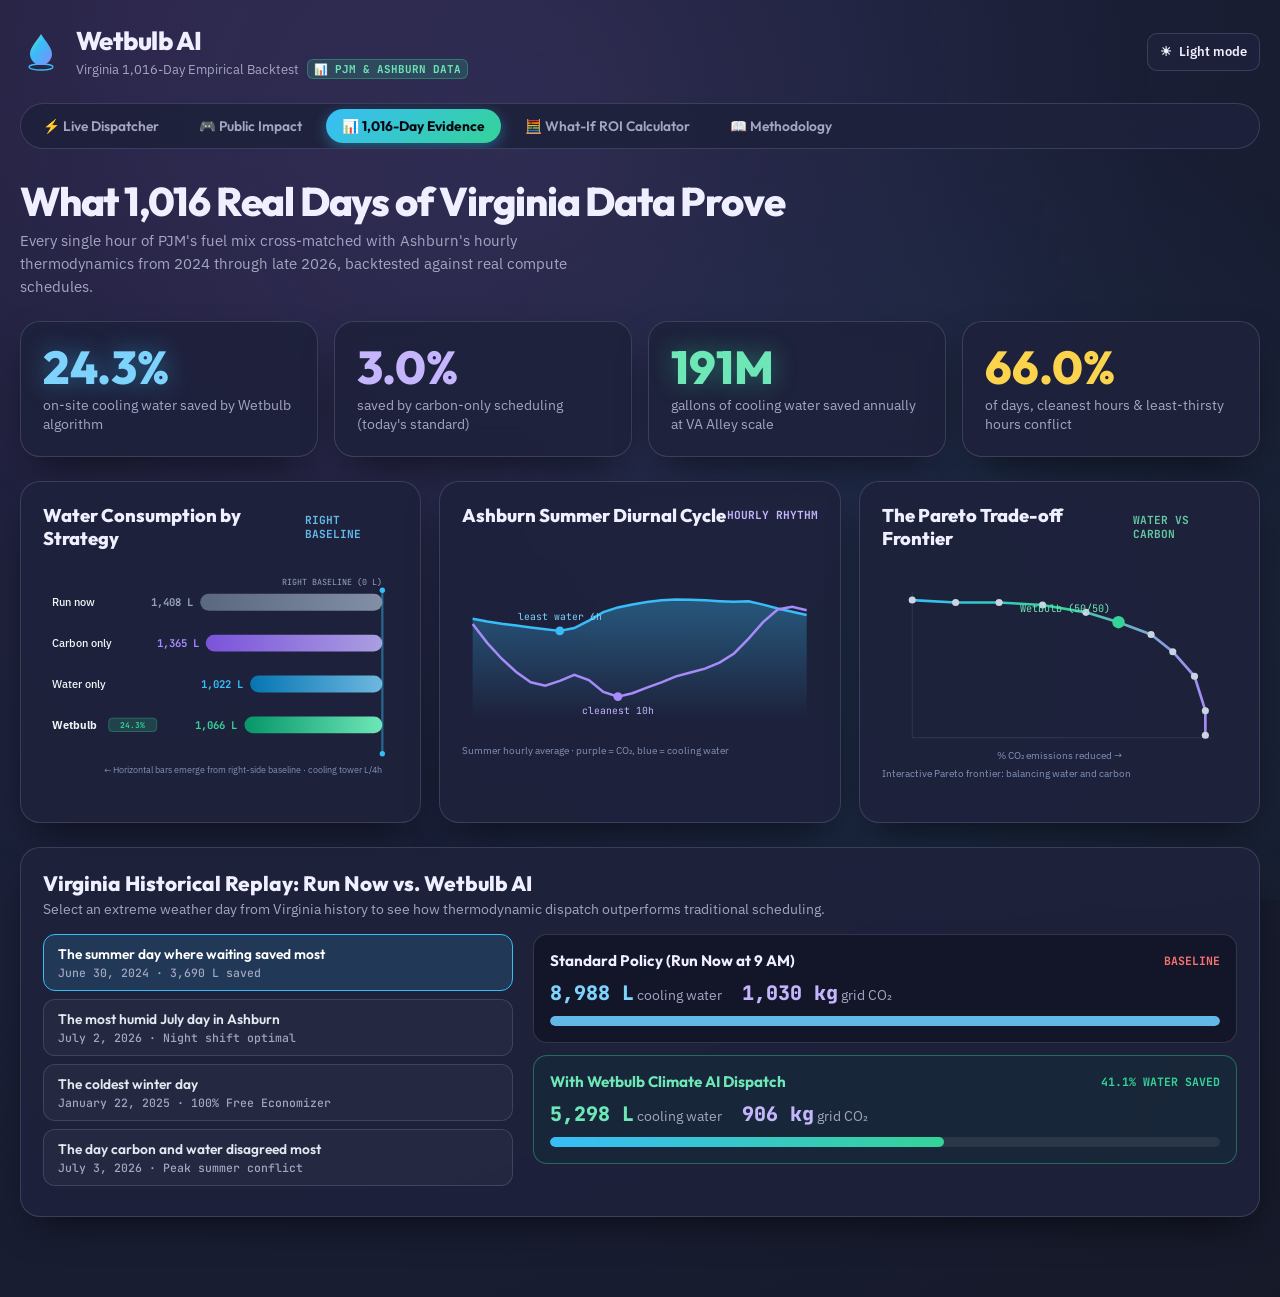
<file: backtest.html>
<!DOCTYPE html>
<html lang="en">
<head>
<meta charset="utf-8">
<meta name="viewport" content="width=device-width, initial-scale=1">
<title>Wetbulb AI · 1,016-Day Virginia Historical Evidence & Pareto Trade-Off</title>
<link rel="preconnect" href="https://fonts.googleapis.com">
<link rel="preconnect" href="https://fonts.gstatic.com" crossorigin>
<link href="https://fonts.googleapis.com/css2?family=IBM+Plex+Sans:wght@400;500;600;700;800&family=JetBrains+Mono:wght@400;500;600;700&family=Outfit:wght@600;700;800;900&display=swap" rel="stylesheet">
<link rel="stylesheet" href="theme.css">
<script src="theme.js"></script>
<style>
:root {
  --bg: #030712;
  --panel: rgba(8, 15, 30, 0.75);
  --line: rgba(148, 163, 214, 0.14);
  --water: #38bdf8;
  --eco: #34d399;
  --carbon: #a78bfa;
  --muted: #94a3b8;
  --sans: "IBM Plex Sans", sans-serif;
  --mono: "JetBrains Mono", monospace;
  --display: "Outfit", sans-serif;
}
* { box-sizing: border-box; }
body {
  margin: 0;
  background: var(--bg);
  color: #f8fafc;
  font-family: var(--sans);
  min-height: 100vh;
  overflow-x: hidden;
  position: relative;
}
.ambient {
  position: fixed;
  inset: 0;
  pointer-events: none;
  background: radial-gradient(circle at 40% 15%, rgba(167, 139, 250, 0.1), transparent 60%),
              radial-gradient(circle at 75% 75%, rgba(56, 189, 248, 0.08), transparent 50%);
  z-index: 0;
}
.wrap {
  position: relative;
  max-width: 1300px;
  margin: 0 auto;
  padding: 24px 20px 80px;
  display: flex;
  flex-direction: column;
  gap: 24px;
  z-index: 1;
}

header.top {
  display: flex;
  justify-content: space-between;
  align-items: center;
  flex-wrap: wrap;
  gap: 16px;
}
.brand {
  display: flex;
  align-items: center;
  gap: 14px;
}
.brand h1 {
  font: 800 1.6rem var(--display);
  margin: 0;
  letter-spacing: -0.02em;
}
.brand p {
  margin: 2px 0 0;
  font-size: 0.8rem;
  color: var(--muted);
  display: flex;
  align-items: center;
  gap: 8px;
}
.eco-tag {
  font: 700 0.68rem var(--mono);
  padding: 2px 6px;
  border-radius: 6px;
  background: rgba(52, 211, 153, 0.18);
  color: #6ee7b7;
  border: 1px solid rgba(52, 211, 153, 0.35);
}

.site-nav {
  display: flex;
  align-items: center;
  gap: 8px;
  background: rgba(6, 12, 28, 0.75);
  backdrop-filter: blur(16px);
  -webkit-backdrop-filter: blur(16px);
  border: 1px solid var(--line);
  border-radius: 999px;
  padding: 5px 6px;
  overflow-x: auto;
  max-width: 100%;
}
.nav-tab {
  display: inline-flex;
  align-items: center;
  gap: 7px;
  padding: 8px 16px;
  border-radius: 999px;
  color: var(--muted);
  text-decoration: none;
  font: 600 0.86rem var(--display);
  transition: all 0.2s cubic-bezier(0.34, 1.56, 0.64, 1);
  white-space: nowrap;
}
.nav-tab:hover {
  color: #f8fafc;
  background: rgba(255, 255, 255, 0.08);
}
.nav-tab.active {
  color: #030712;
  background: linear-gradient(135deg, #38bdf8, #34d399);
  box-shadow: 0 4px 14px rgba(56, 189, 248, 0.4);
  font-weight: 700;
}

.card {
  border-radius: 20px;
  padding: 22px;
  background: var(--panel);
  backdrop-filter: blur(14px);
  -webkit-backdrop-filter: blur(14px);
  border: 1px solid var(--line);
  box-shadow: 0 16px 40px -15px rgba(0, 0, 0, 0.7);
  transform-style: preserve-3d;
  transition: transform 0.15s ease, border-color 0.2s ease;
}
.card:hover {
  border-color: rgba(56, 189, 248, 0.35);
}

.stats { display: grid; grid-template-columns: repeat(4, 1fr); gap: 16px; }
.stat b { font: 800 clamp(2.2rem, 3.6vw, 3.2rem)/1 var(--display); }
.stat span { color: var(--muted); font-size: 0.86rem; line-height: 1.35; margin-top: 6px; display: block; }
.stat .w { color: #7dd3fc; text-shadow: 0 0 25px rgba(56, 189, 248, 0.45); }
.stat .g { color: #6ee7b7; text-shadow: 0 0 25px rgba(52, 211, 153, 0.45); }
.stat .c { color: #c4b5fd; }

.charts-grid {
  display: grid;
  grid-template-columns: repeat(3, 1fr);
  gap: 18px;
}
@media (max-width: 1050px) {
  .charts-grid { grid-template-columns: 1fr; }
  .stats { grid-template-columns: repeat(2, 1fr); }
}
@media (max-width: 600px) {
  .stats { grid-template-columns: 1fr; }
}

.mini { width: 100%; height: 240px; display: block; overflow: visible; }

/* Historical Replay Section */
.replay-grid {
  display: grid;
  grid-template-columns: 1fr 1.5fr;
  gap: 20px;
}
@media (max-width: 850px) {
  .replay-grid { grid-template-columns: 1fr; }
}
.day-btn {
  display: block;
  width: 100%;
  text-align: left;
  padding: 10px 14px;
  border-radius: 12px;
  border: 1px solid var(--line);
  background: rgba(255, 255, 255, 0.03);
  color: #e2e8f0;
  font: 600 0.86rem var(--display);
  cursor: pointer;
  margin-bottom: 8px;
  transition: all 0.15s ease;
}
.day-btn.active, .day-btn:hover {
  background: rgba(56, 189, 248, 0.15);
  border-color: #38bdf8;
  color: #ffffff;
}
.day-btn small {
  display: block;
  font: 500 0.72rem var(--mono);
  color: var(--muted);
  margin-top: 2px;
}
.race-lane {
  background: rgba(0, 0, 0, 0.3);
  border: 1px solid var(--line);
  border-radius: 14px;
  padding: 16px;
  display: flex;
  flex-direction: column;
  gap: 10px;
}
.race-lane.wb {
  border-color: rgba(52, 211, 153, 0.4);
  background: rgba(6, 78, 59, 0.15);
}
.tank-bar {
  height: 10px;
  background: rgba(255, 255, 255, 0.08);
  border-radius: 999px;
  overflow: hidden;
}
.tank-fill {
  height: 100%;
  background: var(--water);
  border-radius: 999px;
  transition: width 0.3s ease;
}
.tank-fill.wb {
  background: linear-gradient(90deg, #38bdf8, #34d399);
}
</style>
</head>
<body>
<div class="ambient"></div>

<div class="wrap">
  <header class="top">
    <div class="brand">
      <svg class="logo" viewBox="0 0 42 42" style="width:42px;height:42px;">
        <defs>
          <linearGradient id="lg" x1="0" y1="0" x2="1" y2="1">
            <stop offset="0%" stop-color="#6ee7b7"/>
            <stop offset="40%" stop-color="#38bdf8"/>
            <stop offset="100%" stop-color="#818cf8"/>
          </linearGradient>
        </defs>
        <ellipse cx="21" cy="36" rx="12" ry="3" fill="none" stroke="#38bdf8" stroke-width="1.3"/>
        <path d="M21 3C17 10 10 16 10 23a11 11 0 0 0 22 0C32 16 25 10 21 3z" fill="url(#lg)"/>
      </svg>
      <div>
        <h1>Wetbulb AI</h1>
        <p>Virginia 1,016-Day Empirical Backtest <span class="eco-tag">📊 PJM & ASHBURN DATA</span></p>
      </div>
    </div>
  </header>

  <!-- Multi-Page Site Navigation -->
  <nav class="site-nav" aria-label="Main Site Navigation">
    <a href="index.html" class="nav-tab">⚡ Live Dispatcher</a>
    <a href="impact.html" class="nav-tab">🎮 Public Impact</a>
    <a href="backtest.html" class="nav-tab active">📊 1,016-Day Evidence</a>
    <a href="calculator.html" class="nav-tab">🧮 What-If ROI Calculator</a>
    <a href="methodology.html" class="nav-tab">📖 Methodology</a>
  </nav>

  <div style="margin-top:6px;">
    <h2 style="font:800 clamp(1.8rem, 3.2vw, 2.5rem)/1.1 var(--display);letter-spacing:-0.03em;margin:0;">
      What 1,016 Real Days of Virginia Data Prove
    </h2>
    <p style="color:var(--muted);max-width:68ch;margin:6px 0 0;font-size:0.95rem;line-height:1.5;">
      Every single hour of PJM's fuel mix cross-matched with Ashburn's hourly thermodynamics from 2024 through late 2026, backtested against real compute schedules.
    </p>
  </div>

  <section class="stats">
    <div class="card stat">
      <b class="w">24.3%</b>
      <span>on-site cooling water saved by Wetbulb algorithm</span>
    </div>
    <div class="card stat">
      <b class="c">3.0%</b>
      <span>saved by carbon-only scheduling (today's standard)</span>
    </div>
    <div class="card stat">
      <b class="g">191M</b>
      <span>gallons of cooling water saved annually at VA Alley scale</span>
    </div>
    <div class="card stat">
      <b style="color:#fcd34d;">66.0%</b>
      <span>of days, cleanest hours & least-thirsty hours conflict</span>
    </div>
  </section>

  <!-- Charts Row: Water Consumption by Strategy emerging from right side -->
  <section class="charts-grid">
    <article class="card">
      <div style="display:flex;justify-content:space-between;align-items:center;margin-bottom:10px;">
        <h3 style="margin:0;font:800 1.15rem var(--display);">Water Consumption by Strategy</h3>
        <span style="font:700 0.7rem var(--mono);color:var(--water);">RIGHT BASELINE</span>
      </div>
      <svg class="mini" id="barsChart" viewBox="0 0 400 230" role="img" aria-label="Water per job by policy"></svg>
    </article>

    <article class="card">
      <div style="display:flex;justify-content:space-between;align-items:center;margin-bottom:10px;">
        <h3 style="margin:0;font:800 1.15rem var(--display);">Ashburn Summer Diurnal Cycle</h3>
        <span style="font:700 0.7rem var(--mono);color:#c4b5fd;">HOURLY RHYTHM</span>
      </div>
      <svg class="mini" id="rhythmChart" viewBox="0 0 400 230" role="img" aria-label="Summer daily rhythm of carbon and water"></svg>
    </article>

    <article class="card">
      <div style="display:flex;justify-content:space-between;align-items:center;margin-bottom:10px;">
        <h3 style="margin:0;font:800 1.15rem var(--display);">The Pareto Trade-off Frontier</h3>
        <span style="font:700 0.7rem var(--mono);color:var(--eco);">WATER VS CARBON</span>
      </div>
      <svg class="mini" id="tradeChart" viewBox="0 0 400 230" role="img" aria-label="Trade-off between water and carbon"></svg>
    </article>
  </section>

  <!-- Historical Replay Race Simulation -->
  <article class="card">
    <div style="margin-bottom:16px;">
      <h3 style="margin:0;font:800 1.3rem var(--display);">Virginia Historical Replay: Run Now vs. Wetbulb AI</h3>
      <p style="margin:4px 0 0;color:var(--muted);font-size:0.86rem;">
        Select an extreme weather day from Virginia history to see how thermodynamic dispatch outperforms traditional scheduling.
      </p>
    </div>

    <div class="replay-grid">
      <div>
        <button class="day-btn active" data-day="0">The summer day where waiting saved most<small>June 30, 2024 · 3,690 L saved</small></button>
        <button class="day-btn" data-day="1">The most humid July day in Ashburn<small>July 2, 2026 · Night shift optimal</small></button>
        <button class="day-btn" data-day="2">The coldest winter day<small>January 22, 2025 · 100% Free Economizer</small></button>
        <button class="day-btn" data-day="3">The day carbon and water disagreed most<small>July 3, 2026 · Peak summer conflict</small></button>
      </div>

      <div style="display:flex;flex-direction:column;gap:12px;">
        <div class="race-lane">
          <div style="display:flex;justify-content:space-between;align-items:center;">
            <b style="font:700 0.95rem var(--display);">Standard Policy (Run Now at 9 AM)</b>
            <span style="font:700 0.72rem var(--mono);color:#f87171;">BASELINE</span>
          </div>
          <div style="display:flex;gap:20px;font-size:0.88rem;">
            <div><b id="nLiters" style="font:800 1.25rem var(--mono);color:#7dd3fc;">8,988 L</b> <span style="color:var(--muted);">cooling water</span></div>
            <div><b id="nKg" style="font:800 1.25rem var(--mono);color:#c4b5fd;">1,030 kg</b> <span style="color:var(--muted);">grid CO₂</span></div>
          </div>
          <div class="tank-bar"><div class="tank-fill" id="nBar" style="width:100%;"></div></div>
        </div>

        <div class="race-lane wb">
          <div style="display:flex;justify-content:space-between;align-items:center;">
            <b style="font:700 0.95rem var(--display);color:#6ee7b7;">With Wetbulb Climate AI Dispatch</b>
            <span style="font:700 0.72rem var(--mono);color:#34d399;" id="wSavedPct">41.1% WATER SAVED</span>
          </div>
          <div style="display:flex;gap:20px;font-size:0.88rem;">
            <div><b id="wLiters" style="font:800 1.25rem var(--mono);color:#6ee7b7;">5,298 L</b> <span style="color:var(--muted);">cooling water</span></div>
            <div><b id="wKg" style="font:800 1.25rem var(--mono);color:#c4b5fd;">906 kg</b> <span style="color:var(--muted);">grid CO₂</span></div>
          </div>
          <div class="tank-bar"><div class="tank-fill wb" id="wBar" style="width:58.9%;"></div></div>
        </div>
      </div>
    </div>
  </article>
</div>

<script src="data.js"></script>
<script>
const $ = id => document.getElementById(id);
const sans = 'font-family="IBM Plex Sans, sans-serif"', mono = 'font-family="JetBrains Mono, monospace"';

function initCharts() {
  const r = window.WETBULB_DATA ? window.WETBULB_DATA.results : null;
  if (!r) return;
  const bt = Object.fromEntries(r.backtest.map(b => [b.policy, b]));

  // 1. Water Consumption by Strategy - Emerging from Right-Hand Side
  const pol = ["Run now", "Carbon only", "Water only", "Wetbulb"];
  const col = ["#94a3b8", "#a78bfa", "#38bdf8", "#34d399"];
  const mx = Math.max(...pol.map(p => bt[p].onsite_liters));
  
  let h = `<defs>
    <linearGradient id="bgR0" x1="1" y1="0" x2="0" y2="0"><stop offset="0%" stop-color="#94a3b8"/><stop offset="100%" stop-color="#64748b"/></linearGradient>
    <linearGradient id="bgR1" x1="1" y1="0" x2="0" y2="0"><stop offset="0%" stop-color="#c4b5fd"/><stop offset="100%" stop-color="#8b5cf6"/></linearGradient>
    <linearGradient id="bgR2" x1="1" y1="0" x2="0" y2="0"><stop offset="0%" stop-color="#7dd3fc"/><stop offset="100%" stop-color="#0284c7"/></linearGradient>
    <linearGradient id="bgR3" x1="1" y1="0" x2="0" y2="0"><stop offset="0%" stop-color="#6ee7b7"/><stop offset="100%" stop-color="#059669"/></linearGradient>
  </defs>
  <line x1="382" y1="14" x2="382" y2="198" stroke="rgba(56, 189, 248, 0.45)" stroke-width="2.5" stroke-linecap="round"/>
  <circle cx="382" cy="14" r="3" fill="#38bdf8"/>
  <circle cx="382" cy="198" r="3" fill="#38bdf8"/>
  <text x="382" y="8" text-anchor="end" fill="#94a3b8" font-size="9.5" ${mono}>RIGHT BASELINE (0 L)</text>`;

  pol.forEach((p, i) => {
    const y = 18 + i * 46;
    const maxBarW = 205;
    const w = maxBarW * bt[p].onsite_liters / mx;
    const barX = 382 - w;
    const isWb = p === "Wetbulb";

    h += `<g class="hbar-group" style="cursor:pointer;" data-p="${p}">
      <text x="10" y="${y + 14}" fill="#f1f5f9" font-size="12.5" font-weight="${isWb ? '700' : '500'}" ${sans}>${p}</text>
      ${isWb ? `<rect x="74" y="${y + 2}" width="54" height="15" rx="4" fill="rgba(52,211,153,0.18)" stroke="rgba(52,211,153,0.4)"/><text x="101" y="${y + 13}" text-anchor="middle" fill="#34d399" font-size="9" font-weight="700" ${mono}>24.3%</text>` : ''}
      <rect x="${barX}" y="${y}" width="${w}" height="19" rx="9.5" fill="url(#bgR${i})" opacity="${isWb ? 1 : 0.85}"/>
      <text x="${barX - 8}" y="${y + 14}" fill="${col[i]}" font-size="12" font-weight="700" text-anchor="end" ${mono}>${Math.round(bt[p].onsite_liters).toLocaleString()} L</text>
    </g>`;
  });
  $("barsChart").innerHTML = h + `<text x="382" y="220" text-anchor="end" fill="#8493b8" font-size="10.5" ${sans}>← Horizontal bars emerge from right-side baseline · cooling tower L/4h</text>`;

  // 2. Diurnal Cycle
  const profile = window.WETBULB_DATA.profile;
  const hrs = [...Array(24).keys()];
  const avg = a => a.reduce((s, v) => s + v, 0) / a.length;
  const sm = k => hrs.map(hh => avg([6, 7, 8].map(m => profile.month_hour[`${m}-${hh}`][k])));
  const cI = sm("ci"), uI = sm("wue");
  const cLo = Math.min(...cI) * 0.97, cHi = Math.max(...cI) * 1.03, uHi = Math.max(...uI) * 1.15;
  const X = i => 12 + i * 376 / 23, Yc = v => 185 - (v - cLo) / (cHi - cLo) * 155, Yu = v => 185 - v / uHi * 155;
  const line = (a, y) => a.map((v, i) => `${i ? "L" : "M"}${X(i)},${y(v)}`).join("");
  const cMin = cI.indexOf(Math.min(...cI)), uMin = uI.indexOf(Math.min(...uI));

  $("rhythmChart").innerHTML = `<defs>
      <linearGradient id="ra" x1="0" y1="0" x2="0" y2="1">
        <stop offset="0%" stop-color="#38bdf8" stop-opacity=".35"/>
        <stop offset="100%" stop-color="#38bdf8" stop-opacity="0"/>
      </linearGradient>
    </defs>
    <path d="${line(uI, Yu)} L${X(23)},185 L${X(0)},185 Z" fill="url(#ra)"/>
    <path d="${line(uI, Yu)}" stroke="#38bdf8" stroke-width="2.8" fill="none"/>
    <path d="${line(cI, Yc)}" stroke="#a78bfa" stroke-width="2.8" fill="none"/>
    <circle cx="${X(uMin)}" cy="${Yu(uI[uMin])}" r="5" fill="#38bdf8"/>
    <text x="${X(uMin)}" y="${Yu(uI[uMin]) - 12}" fill="#7dd3fc" font-size="11" text-anchor="middle" ${mono}>least water ${uMin}h</text>
    <circle cx="${X(cMin)}" cy="${Yc(cI[cMin])}" r="5" fill="#a78bfa"/>
    <text x="${X(cMin)}" y="${Yc(cI[cMin]) + 20}" fill="#c4b5fd" font-size="11" text-anchor="middle" ${mono}>cleanest ${cMin}h</text>
    <text x="0" y="224" fill="#8493b8" font-size="11" ${sans}>Summer hourly average · purple = CO₂, blue = cooling water</text>`;

  // 3. Trade-off Pareto Frontier
  const tr = r.tradeoff, xs = tr.map(t => t.co2_saved_pct), ys = tr.map(t => t.water_saved_pct);
  const x0 = Math.min(...xs, 0), x1 = Math.max(...xs), y1 = Math.max(...ys);
  const TX = v => 34 + (v - x0) / (x1 - x0 || 1) * 330, TY = v => 180 - v / (y1 || 1) * 155;
  const mid = tr.find(t => Math.abs(t.w_carbon - 0.5) < 1e-6) || tr[5];

  $("tradeChart").innerHTML = `<defs>
      <linearGradient id="tg" x1="0" x2="1">
        <stop offset="0%" stop-color="#38bdf8"/>
        <stop offset="50%" stop-color="#34d399"/>
        <stop offset="100%" stop-color="#a78bfa"/>
      </linearGradient>
    </defs>
    <line x1="34" y1="180" x2="370" y2="180" stroke="rgba(148,163,214,.18)"/>
    <line x1="34" y1="15" x2="34" y2="180" stroke="rgba(148,163,214,.18)"/>
    <path d="${tr.map((t, i) => `${i ? "L" : "M"}${TX(t.co2_saved_pct)},${TY(t.water_saved_pct)}`).join("")}" stroke="url(#tg)" stroke-width="3" fill="none"/>
    ${tr.map(t => `<circle cx="${TX(t.co2_saved_pct)}" cy="${TY(t.water_saved_pct)}" r="${t === mid ? 7 : 4}" fill="${t === mid ? '#34d399' : '#cbd5e1'}"/>`).join("")}
    <text x="${TX(mid.co2_saved_pct) - 10}" y="${TY(mid.water_saved_pct) - 12}" fill="#6ee7b7" font-size="11.5" text-anchor="end" ${mono}>Wetbulb (50/50)</text>
    <text x="200" y="204" fill="#8493b8" font-size="11" text-anchor="middle" ${sans}>% CO₂ emissions reduced →</text>
    <text x="0" y="224" fill="#8493b8" font-size="11" ${sans}>Interactive Pareto frontier: balancing water and carbon</text>`;
}

// Replay Day Selector
const replayDays = [
  { nL: 8988, nKg: 1030, wL: 5298, wKg: 906 },
  { nL: 8683, nKg: 1062, wL: 8412, wKg: 1068 },
  { nL: 4200, nKg: 1145, wL: 4133, wKg: 1087 },
  { nL: 8729, nKg: 1041, wL: 8263, wKg: 1033 }
];

document.querySelectorAll(".day-btn").forEach((btn, idx) => {
  btn.onclick = () => {
    document.querySelectorAll(".day-btn").forEach(b => b.classList.remove("active"));
    btn.classList.add("active");
    const d = replayDays[idx];
    $("nLiters").textContent = d.nL.toLocaleString() + " L";
    $("nKg").textContent = d.nKg.toLocaleString() + " kg";
    $("wLiters").textContent = d.wL.toLocaleString() + " L";
    $("wKg").textContent = d.wKg.toLocaleString() + " kg";
    const pct = Math.abs((d.nL - d.wL) / d.nL * 100).toFixed(1);
    $("wSavedPct").textContent = d.wL <= d.nL ? `${pct}% WATER SAVED` : `${pct}% MORE WATER`;
    $("wBar").style.width = (d.wL / d.nL * 100) + "%";
  };
});

// 3D Card Tilt Mouse Interaction
document.querySelectorAll(".card").forEach(card => {
  card.addEventListener("pointermove", e => {
    const r = card.getBoundingClientRect();
    const x = e.clientX - r.left, y = e.clientY - r.top;
    const cx = r.width / 2, cy = r.height / 2;
    const tiltX = (y - cy) / cy * -3.5;
    const tiltY = (x - cx) / cx * 3.5;
    card.style.transform = `perspective(1000px) rotateX(${tiltX.toFixed(2)}deg) rotateY(${tiltY.toFixed(2)}deg) translateZ(2px)`;
  });
  card.addEventListener("pointerleave", () => {
    card.style.transform = "";
  });
});

initCharts();
</script>
</body>
</html>
</file>
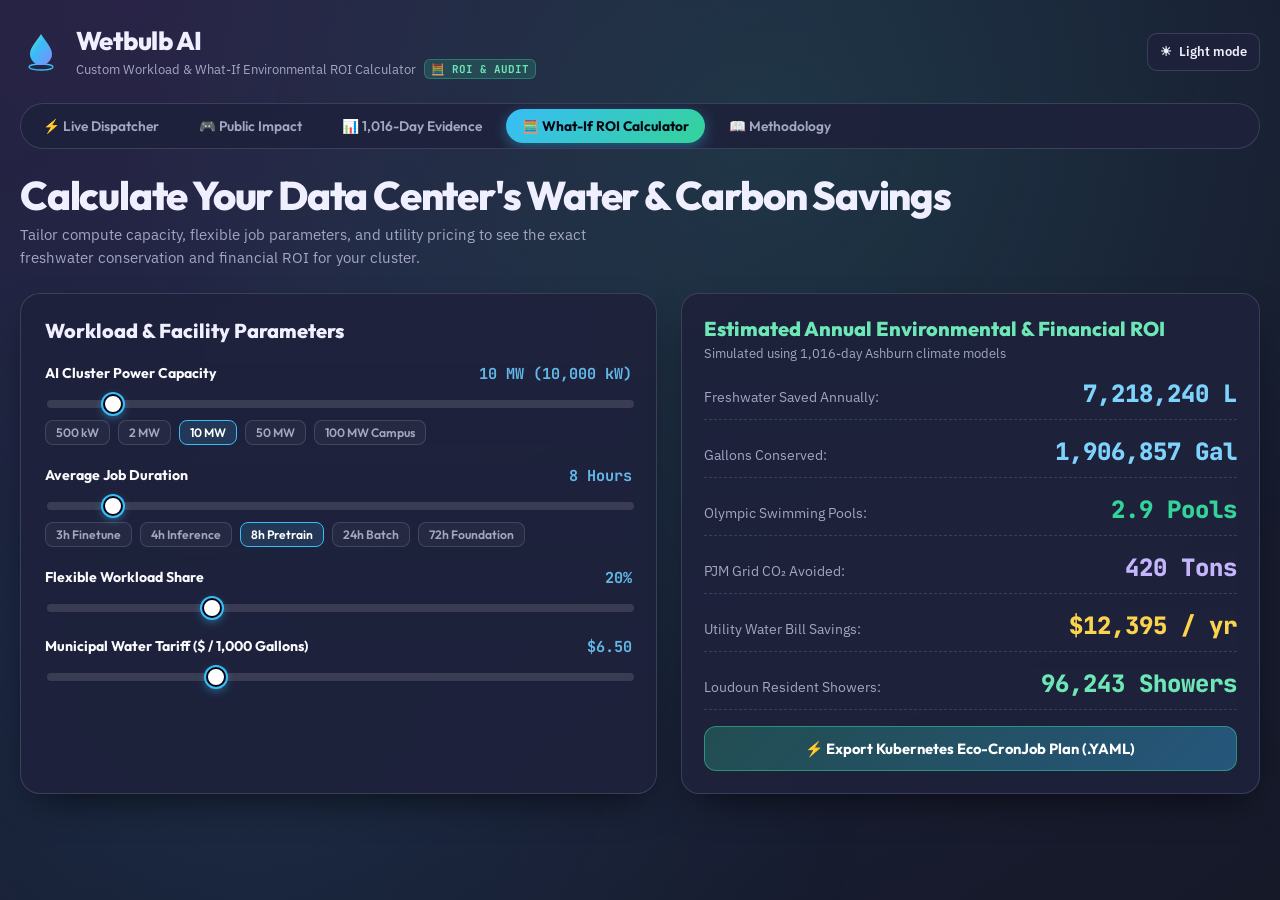
<file: calculator.html>
<!DOCTYPE html>
<html lang="en">
<head>
  <meta charset="utf-8">
  <meta name="viewport" content="width=device-width, initial-scale=1">
  <title>Wetbulb AI · What-If Data Center ROI & Environmental Calculator</title>
  <link rel="preconnect" href="https://fonts.googleapis.com">
  <link rel="preconnect" href="https://fonts.gstatic.com" crossorigin>
  <link href="https://fonts.googleapis.com/css2?family=IBM+Plex+Sans:wght@400;500;600;700;800&family=JetBrains+Mono:wght@400;500;600;700&family=Outfit:wght@600;700;800;900&display=swap" rel="stylesheet">
  <link rel="stylesheet" href="theme.css">
  <script src="theme.js"></script>
  <style>
    :root {
      --bg: #030712;
      --panel: rgba(8, 15, 30, 0.75);
      --line: rgba(148, 163, 214, 0.14);
      --water: #38bdf8;
      --eco: #34d399;
      --carbon: #a78bfa;
      --muted: #94a3b8;
      --sans: "IBM Plex Sans", sans-serif;
      --mono: "JetBrains Mono", monospace;
      --display: "Outfit", sans-serif;
    }
    * { box-sizing: border-box; }
    body {
      margin: 0;
      background: var(--bg);
      color: #f8fafc;
      font-family: var(--sans);
      min-height: 100vh;
      overflow-x: hidden;
      position: relative;
    }
    .ambient {
      position: fixed;
      inset: 0;
      pointer-events: none;
      background: radial-gradient(circle at 60% 15%, rgba(52, 211, 153, 0.12), transparent 60%),
                  radial-gradient(circle at 20% 80%, rgba(56, 189, 248, 0.08), transparent 50%);
      z-index: 0;
    }
    .wrap {
      position: relative;
      max-width: 1300px;
      margin: 0 auto;
      padding: 24px 20px 80px;
      display: flex;
      flex-direction: column;
      gap: 24px;
      z-index: 1;
    }

    header.top {
      display: flex;
      justify-content: space-between;
      align-items: center;
      flex-wrap: wrap;
      gap: 16px;
    }
    .brand {
      display: flex;
      align-items: center;
      gap: 14px;
    }
    .brand h1 {
      font: 800 1.6rem var(--display);
      margin: 0;
      letter-spacing: -0.02em;
    }
    .brand p {
      margin: 2px 0 0;
      font-size: 0.8rem;
      color: var(--muted);
      display: flex;
      align-items: center;
      gap: 8px;
    }
    .eco-tag {
      font: 700 0.68rem var(--mono);
      padding: 2px 6px;
      border-radius: 6px;
      background: rgba(52, 211, 153, 0.18);
      color: #6ee7b7;
      border: 1px solid rgba(52, 211, 153, 0.35);
    }

    .site-nav {
      display: flex;
      align-items: center;
      gap: 8px;
      background: rgba(6, 12, 28, 0.75);
      backdrop-filter: blur(16px);
      -webkit-backdrop-filter: blur(16px);
      border: 1px solid var(--line);
      border-radius: 999px;
      padding: 5px 6px;
      overflow-x: auto;
      max-width: 100%;
    }
    .nav-tab {
      display: inline-flex;
      align-items: center;
      gap: 7px;
      padding: 8px 16px;
      border-radius: 999px;
      color: var(--muted);
      text-decoration: none;
      font: 600 0.86rem var(--display);
      transition: all 0.2s cubic-bezier(0.34, 1.56, 0.64, 1);
      white-space: nowrap;
    }
    .nav-tab:hover {
      color: #f8fafc;
      background: rgba(255, 255, 255, 0.08);
    }
    .nav-tab.active {
      color: #030712;
      background: linear-gradient(135deg, #38bdf8, #34d399);
      box-shadow: 0 4px 14px rgba(56, 189, 248, 0.4);
      font-weight: 700;
    }

    .card {
      border-radius: 20px;
      padding: 24px;
      background: var(--panel);
      backdrop-filter: blur(14px);
      -webkit-backdrop-filter: blur(14px);
      border: 1px solid var(--line);
      box-shadow: 0 16px 40px -15px rgba(0, 0, 0, 0.7);
      transform-style: preserve-3d;
      transition: transform 0.15s ease, border-color 0.2s ease;
    }
    .card:hover {
      border-color: rgba(56, 189, 248, 0.35);
    }

    .calc-grid {
      display: grid;
      grid-template-columns: 1.1fr 1fr;
      gap: 24px;
    }
    @media (max-width: 900px) {
      .calc-grid { grid-template-columns: 1fr; }
    }

    .input-group {
      margin-bottom: 20px;
    }
    .input-header {
      display: flex;
      justify-content: space-between;
      align-items: center;
      margin-bottom: 8px;
    }
    .input-header label {
      font: 700 0.88rem var(--display);
      color: #f8fafc;
    }
    .input-header span {
      font: 700 0.95rem var(--mono);
      color: var(--water);
    }

    input[type=range] {
      -webkit-appearance: none;
      width: 100%;
      height: 8px;
      border-radius: 999px;
      background: rgba(255, 255, 255, 0.12);
      outline: none;
      cursor: grab;
    }
    input[type=range]:active { cursor: grabbing; }
    input[type=range]::-webkit-slider-thumb {
      -webkit-appearance: none;
      width: 20px;
      height: 20px;
      border-radius: 50%;
      background: #ffffff;
      border: 2px solid #030712;
      box-shadow: 0 0 0 2px #38bdf8, 0 3px 10px rgba(56, 189, 248, 0.6);
      cursor: grab;
    }

    .preset-pills {
      display: flex;
      gap: 8px;
      flex-wrap: wrap;
      margin-top: 8px;
    }
    .pill-btn {
      font: 600 0.76rem var(--display);
      padding: 4px 10px;
      border-radius: 8px;
      border: 1px solid var(--line);
      background: rgba(255, 255, 255, 0.04);
      color: var(--muted);
      cursor: pointer;
      transition: all 0.15s ease;
    }
    .pill-btn:hover, .pill-btn.active {
      background: rgba(56, 189, 248, 0.15);
      border-color: #38bdf8;
      color: #ffffff;
    }

    .results-panel {
      display: flex;
      flex-direction: column;
      gap: 16px;
      background: rgba(0, 0, 0, 0.35);
      border: 1px solid rgba(52, 211, 153, 0.3);
      border-radius: 18px;
      padding: 22px;
    }
    .res-stat {
      display: flex;
      justify-content: space-between;
      align-items: baseline;
      border-bottom: 1px dashed var(--line);
      padding-bottom: 10px;
    }
    .res-stat span { color: var(--muted); font-size: 0.9rem; }
    .res-stat b { font: 800 1.5rem var(--mono); color: #f8fafc; }

    .btn-export {
      font: 700 0.92rem var(--display);
      padding: 12px 20px;
      border-radius: 12px;
      border: 1px solid rgba(52, 211, 153, 0.5);
      background: linear-gradient(135deg, rgba(52, 211, 153, 0.25), rgba(56, 189, 248, 0.35));
      color: #ffffff;
      cursor: pointer;
      transition: all 0.2s ease;
      display: flex;
      align-items: center;
      justify-content: center;
      gap: 8px;
    }
    .btn-export:hover {
      transform: translateY(-2px);
      box-shadow: 0 8px 24px rgba(52, 211, 153, 0.4);
    }
  </style>
</head>
<body>
  <div class="ambient"></div>

  <div class="wrap">
    <header class="top">
      <div class="brand">
        <svg class="logo" viewBox="0 0 42 42" style="width:42px;height:42px;">
          <defs>
            <linearGradient id="lg" x1="0" y1="0" x2="1" y2="1">
              <stop offset="0%" stop-color="#6ee7b7"/>
              <stop offset="40%" stop-color="#38bdf8"/>
              <stop offset="100%" stop-color="#818cf8"/>
            </linearGradient>
          </defs>
          <ellipse cx="21" cy="36" rx="12" ry="3" fill="none" stroke="#38bdf8" stroke-width="1.3"/>
          <path d="M21 3C17 10 10 16 10 23a11 11 0 0 0 22 0C32 16 25 10 21 3z" fill="url(#lg)"/>
        </svg>
        <div>
          <h1>Wetbulb AI</h1>
          <p>Custom Workload & What-If Environmental ROI Calculator <span class="eco-tag">🧮 ROI & AUDIT</span></p>
        </div>
      </div>
    </header>

    <nav class="site-nav" aria-label="Main Site Navigation">
      <a href="index.html" class="nav-tab">⚡ Live Dispatcher</a>
      <a href="impact.html" class="nav-tab">🎮 Public Impact</a>
      <a href="backtest.html" class="nav-tab">📊 1,016-Day Evidence</a>
      <a href="calculator.html" class="nav-tab active">🧮 What-If ROI Calculator</a>
      <a href="methodology.html" class="nav-tab">📖 Methodology</a>
    </nav>

    <div>
      <h2 style="font:800 clamp(1.8rem, 3.2vw, 2.5rem)/1.1 var(--display);letter-spacing:-0.03em;margin:0;">
        Calculate Your Data Center's Water & Carbon Savings
      </h2>
      <p style="color:var(--muted);max-width:68ch;margin:6px 0 0;font-size:0.95rem;line-height:1.5;">
        Tailor compute capacity, flexible job parameters, and utility pricing to see the exact freshwater conservation and financial ROI for your cluster.
      </p>
    </div>

    <div class="calc-grid">
      <section class="card">
        <h3 style="margin:0 0 20px;font:800 1.25rem var(--display);">Workload & Facility Parameters</h3>

        <div class="input-group">
          <div class="input-header">
            <label for="cKw">AI Cluster Power Capacity</label>
            <span id="cKwVal">10,000 kW (10 MW)</span>
          </div>
          <input type="range" id="cKw" min="100" max="100000" step="100" value="10000">
          <div class="preset-pills">
            <button class="pill-btn" data-cap="500" onclick="setCap(500)">500 kW</button>
            <button class="pill-btn" data-cap="2000" onclick="setCap(2000)">2 MW</button>
            <button class="pill-btn active" data-cap="10000" onclick="setCap(10000)">10 MW</button>
            <button class="pill-btn" data-cap="50000" onclick="setCap(50000)">50 MW</button>
            <button class="pill-btn" data-cap="100000" onclick="setCap(100000)">100 MW Campus</button>
          </div>
        </div>

        <div class="input-group">
          <div class="input-header">
            <label for="cDur">Average Job Duration</label>
            <span id="cDurVal">8 Hours</span>
          </div>
          <input type="range" id="cDur" min="1" max="72" step="1" value="8">
          <div class="preset-pills">
            <button class="pill-btn" data-duration="3" onclick="setDur(3)">3h Finetune</button>
            <button class="pill-btn" data-duration="4" onclick="setDur(4)">4h Inference</button>
            <button class="pill-btn active" data-duration="8" onclick="setDur(8)">8h Pretrain</button>
            <button class="pill-btn" data-duration="24" onclick="setDur(24)">24h Batch</button>
            <button class="pill-btn" data-duration="72" onclick="setDur(72)">72h Foundation</button>
          </div>
        </div>

        <div class="input-group">
          <div class="input-header">
            <label for="cFlex">Flexible Workload Share</label>
            <span id="cFlexVal">20%</span>
          </div>
          <input type="range" id="cFlex" min="5" max="60" step="1" value="20">
        </div>

        <div class="input-group">
          <div class="input-header">
            <label for="cRate">Municipal Water Tariff ($ / 1,000 Gallons)</label>
            <span id="cRateVal">$6.50</span>
          </div>
          <input type="range" id="cRate" min="2" max="18" step="0.25" value="6.5">
        </div>
      </section>

      <section class="card results-panel">
        <div>
          <h3 style="margin:0;font:800 1.25rem var(--display);color:#6ee7b7;">Estimated Annual Environmental & Financial ROI</h3>
          <p style="margin:4px 0 0;font-size:0.82rem;color:var(--muted);">Simulated using 1,016-day Ashburn climate models</p>
        </div>

        <div class="res-stat">
          <span>Freshwater Saved Annually:</span>
          <b id="resLiters" style="color:#7dd3fc;">3,613,580 L</b>
        </div>

        <div class="res-stat">
          <span>Gallons Conserved:</span>
          <b id="resGallons" style="color:#7dd3fc;">954,600 Gal</b>
        </div>

        <div class="res-stat">
          <span>Olympic Swimming Pools:</span>
          <b id="resPools" style="color:#34d399;">1.44 Pools</b>
        </div>

        <div class="res-stat">
          <span>PJM Grid CO₂ Avoided:</span>
          <b id="resCarbon" style="color:#c4b5fd;">419 Tons</b>
        </div>

        <div class="res-stat">
          <span>Utility Water Bill Savings:</span>
          <b id="resCost" style="color:#fcd34d;">$6,205 / yr</b>
        </div>

        <div class="res-stat">
          <span>Loudoun Resident Showers:</span>
          <b id="resShowers" style="color:#6ee7b7;">48,180 Showers</b>
        </div>

        <button class="btn-export" onclick="downloadConfig()">
          <span>⚡ Export Kubernetes Eco-CronJob Plan (.YAML)</span>
        </button>
      </section>
    </div>
  </div>

  <script>
    const $ = id => document.getElementById(id);

    function setCap(kw) {
      $("cKw").value = kw;
      document.querySelectorAll("[data-cap]").forEach(button => button.classList.toggle("active", +button.dataset.cap === kw));
      recalc();
    }
    function setDur(h) {
      $("cDur").value = h;
      document.querySelectorAll("[data-duration]").forEach(button => button.classList.toggle("active", +button.dataset.duration === h));
      recalc();
    }

    function recalc() {
      const kw = +$("cKw").value;
      const dur = +$("cDur").value;
      const flex = +$("cFlex").value / 100;
      const rate = +$("cRate").value;

      $("cKwVal").textContent = (kw >= 1000 ? (kw / 1000).toFixed(0) + " MW" : kw + " kW") + ` (${kw.toLocaleString()} kW)`;
      $("cDurVal").textContent = dur + " Hours";
      $("cFlexVal").textContent = Math.round(flex * 100) + "%";
      $("cRateVal").textContent = "$" + rate.toFixed(2);

      const annualFlexKwh = kw * flex * 8760;
      const waterSavedLiters = annualFlexKwh * 0.412;
      const gallons = waterSavedLiters * 0.264172;
      const pools = waterSavedLiters / 2500000;
      const co2Tons = (annualFlexKwh * 0.024) / 1000;
      const cost = (gallons / 1000) * rate;
      const showers = Math.round(waterSavedLiters / 75);

      $("resLiters").textContent = Math.round(waterSavedLiters).toLocaleString() + " L";
      $("resGallons").textContent = Math.round(gallons).toLocaleString() + " Gal";
      $("resPools").textContent = (pools < 1 ? pools.toFixed(2) : pools.toFixed(1)) + " Pools";
      $("resCarbon").textContent = Math.round(co2Tons).toLocaleString() + " Tons";
      $("resCost").textContent = "$" + Math.round(cost).toLocaleString() + " / yr";
      $("resShowers").textContent = showers.toLocaleString() + " Showers";
    }

    $("cKw").oninput = () => {
      document.querySelectorAll("[data-cap]").forEach(button => button.classList.toggle("active", +button.dataset.cap === +$("cKw").value));
      recalc();
    };
    $("cDur").oninput = () => {
      document.querySelectorAll("[data-duration]").forEach(button => button.classList.toggle("active", +button.dataset.duration === +$("cDur").value));
      recalc();
    };
    ["cFlex", "cRate"].forEach(id => $(id).oninput = recalc);

    function downloadConfig() {
      const kw = +$("cKw").value;
      const dur = +$("cDur").value;
      const yaml = `# Wetbulb AI Automated Eco-Dispatch Plan
apiVersion: batch/v1
kind: CronJob
metadata:
  name: eco-cluster-${kw}kw-dispatch
  namespace: ai-workloads
spec:
  schedule: "0 2 * * *"
  concurrencyPolicy: Forbid
  jobTemplate:
    spec:
      template:
        metadata:
          annotations:
            wetbulb.org/cluster-kw: "${kw}"
            wetbulb.org/duration-hours: "${dur}"
            wetbulb.org/water-priority: "balanced"
        spec:
          containers:
          - name: ai-runner
            image: nvcr.io/nvidia/pytorch:24.08-py3
            command: ["torchrun", "train.py"]
          restartPolicy: OnFailure`;

      const blob = new Blob([yaml], { type: "text/yaml" });
      const a = document.createElement("a");
      a.href = URL.createObjectURL(blob);
      a.download = `wetbulb-k8s-dispatch-${kw}kw.yaml`;
      a.click();
    }

    document.querySelectorAll(".card").forEach(card => {
      card.addEventListener("pointermove", e => {
        const r = card.getBoundingClientRect();
        const x = e.clientX - r.left, y = e.clientY - r.top;
        const cx = r.width / 2, cy = r.height / 2;
        const tiltX = (y - cy) / cy * -3;
        const tiltY = (x - cx) / cx * 3;
        card.style.transform = `perspective(1000px) rotateX(${tiltX.toFixed(2)}deg) rotateY(${tiltY.toFixed(2)}deg) translateZ(2px)`;
      });
      card.addEventListener("pointerleave", () => {
        card.style.transform = "";
      });
    });

    recalc();
  </script>
</body>
</html>
</file>
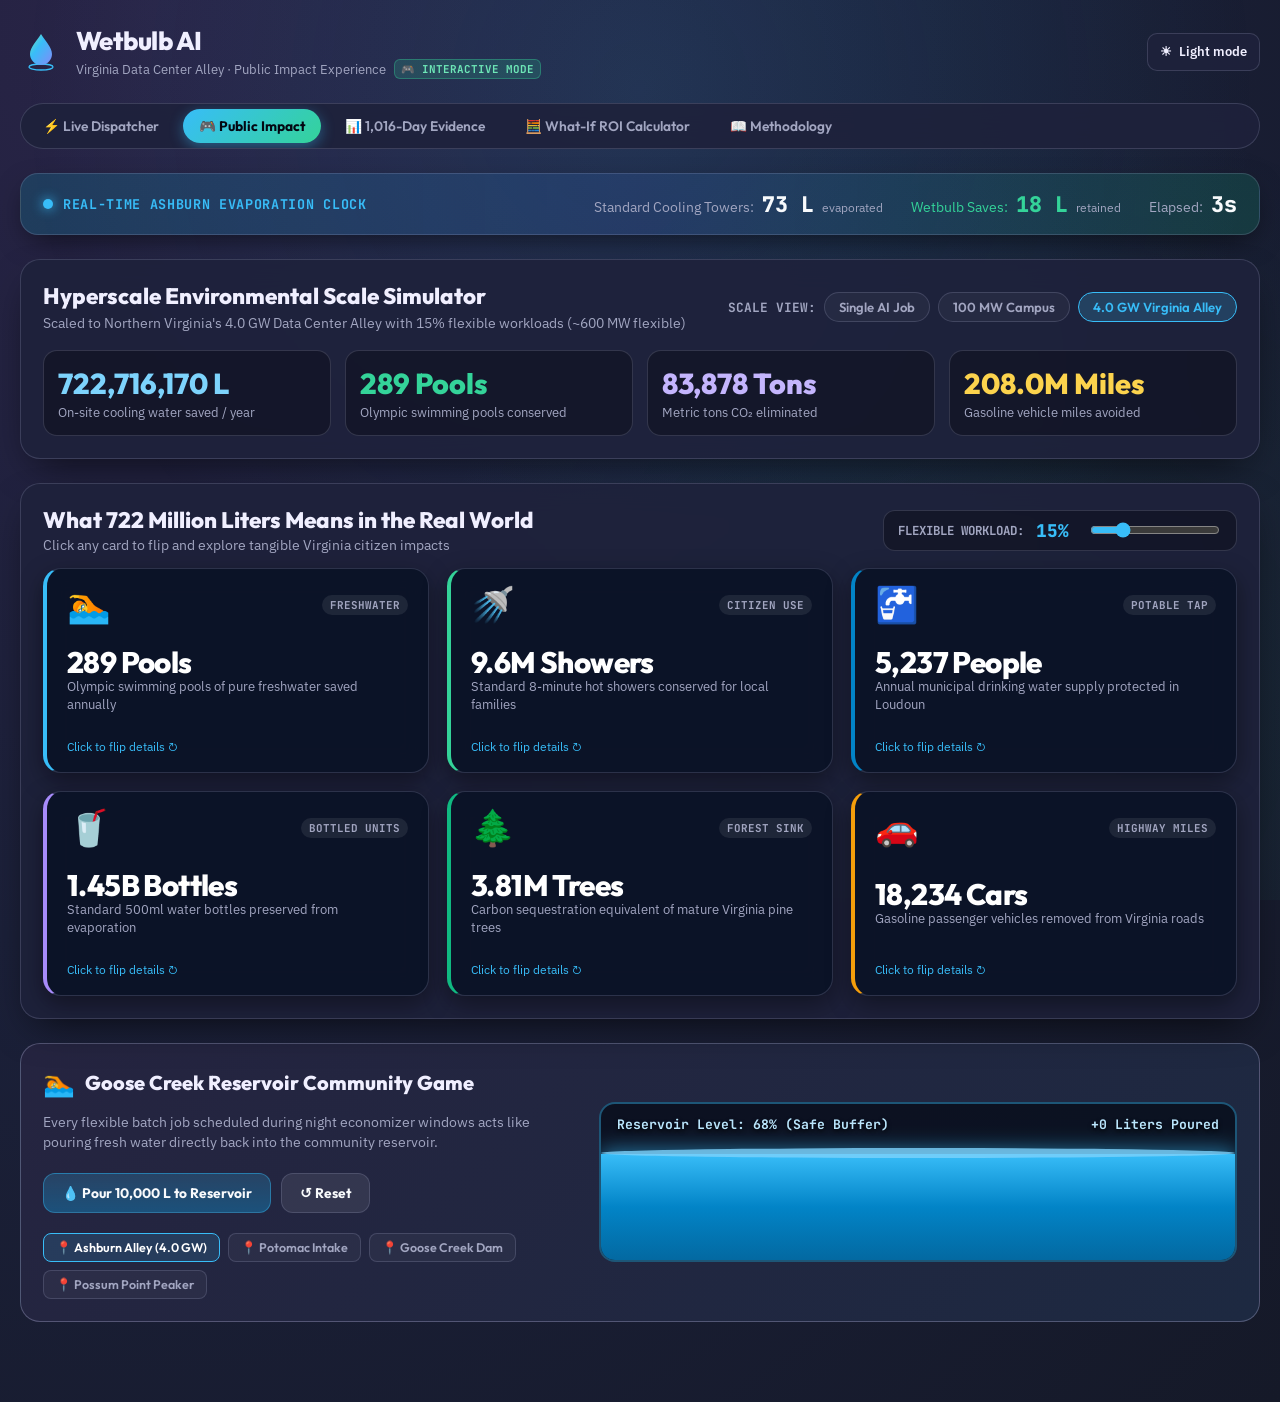
<file: impact.html>
<!DOCTYPE html>
<html lang="en">
<head>
<meta charset="utf-8">
<meta name="viewport" content="width=device-width, initial-scale=1">
<title>Wetbulb AI · Loudoun County Public Impact & Community Simulator</title>
<link rel="preconnect" href="https://fonts.googleapis.com">
<link rel="preconnect" href="https://fonts.gstatic.com" crossorigin>
<link href="https://fonts.googleapis.com/css2?family=IBM+Plex+Sans:wght@400;500;600;700;800&family=JetBrains+Mono:wght@400;500;600;700&family=Outfit:wght@600;700;800;900&display=swap" rel="stylesheet">
<link rel="stylesheet" href="theme.css">
<script src="theme.js"></script>
<style>
:root {
  --bg: #030712;
  --panel: rgba(8, 15, 30, 0.75);
  --line: rgba(148, 163, 214, 0.14);
  --water: #38bdf8;
  --eco: #34d399;
  --carbon: #a78bfa;
  --muted: #94a3b8;
  --sans: "IBM Plex Sans", sans-serif;
  --mono: "JetBrains Mono", monospace;
  --display: "Outfit", sans-serif;
}
* { box-sizing: border-box; }
body {
  margin: 0;
  background: var(--bg);
  color: #f8fafc;
  font-family: var(--sans);
  min-height: 100vh;
  overflow-x: hidden;
  position: relative;
}
.ambient {
  position: fixed;
  inset: 0;
  pointer-events: none;
  background: radial-gradient(circle at 50% 10%, rgba(56, 189, 248, 0.12), transparent 60%),
              radial-gradient(circle at 80% 80%, rgba(52, 211, 153, 0.08), transparent 50%);
  z-index: 0;
}
.wrap {
  position: relative;
  max-width: 1300px;
  margin: 0 auto;
  padding: 24px 20px 80px;
  display: flex;
  flex-direction: column;
  gap: 24px;
  z-index: 1;
}

/* Header & Nav */
header.top {
  display: flex;
  justify-content: space-between;
  align-items: center;
  flex-wrap: wrap;
  gap: 16px;
}
.brand {
  display: flex;
  align-items: center;
  gap: 14px;
}
.logo {
  width: 42px;
  height: 42px;
}
.brand h1 {
  font: 800 1.6rem var(--display);
  margin: 0;
  letter-spacing: -0.02em;
}
.brand p {
  margin: 2px 0 0;
  font-size: 0.8rem;
  color: var(--muted);
  display: flex;
  align-items: center;
  gap: 8px;
}
.eco-tag {
  font: 700 0.68rem var(--mono);
  padding: 2px 6px;
  border-radius: 6px;
  background: rgba(52, 211, 153, 0.18);
  color: #6ee7b7;
  border: 1px solid rgba(52, 211, 153, 0.35);
}

.site-nav {
  display: flex;
  align-items: center;
  gap: 8px;
  background: rgba(6, 12, 28, 0.75);
  backdrop-filter: blur(16px);
  -webkit-backdrop-filter: blur(16px);
  border: 1px solid var(--line);
  border-radius: 999px;
  padding: 5px 6px;
  overflow-x: auto;
  max-width: 100%;
}
.nav-tab {
  display: inline-flex;
  align-items: center;
  gap: 7px;
  padding: 8px 16px;
  border-radius: 999px;
  color: var(--muted);
  text-decoration: none;
  font: 600 0.86rem var(--display);
  transition: all 0.2s cubic-bezier(0.34, 1.56, 0.64, 1);
  white-space: nowrap;
}
.nav-tab:hover {
  color: #f8fafc;
  background: rgba(255, 255, 255, 0.08);
}
.nav-tab.active {
  color: #030712;
  background: linear-gradient(135deg, #38bdf8, #34d399);
  box-shadow: 0 4px 14px rgba(56, 189, 248, 0.4);
  font-weight: 700;
}

/* Card */
.card {
  border-radius: 20px;
  padding: 22px;
  background: var(--panel);
  backdrop-filter: blur(14px);
  -webkit-backdrop-filter: blur(14px);
  border: 1px solid var(--line);
  box-shadow: 0 16px 40px -15px rgba(0, 0, 0, 0.7);
  transform-style: preserve-3d;
  transition: transform 0.15s ease, border-color 0.2s ease;
}
.card:hover {
  border-color: rgba(56, 189, 248, 0.35);
}

/* Real-Time Live Ticker */
.ticker-banner {
  display: flex;
  align-items: center;
  justify-content: space-between;
  gap: 16px;
  padding: 16px 22px;
  border-radius: 18px;
  background: linear-gradient(90deg, rgba(6, 182, 212, 0.18), rgba(59, 130, 246, 0.14) 50%, rgba(16, 185, 129, 0.18));
  border: 1px solid rgba(56, 189, 248, 0.35);
  box-shadow: 0 10px 30px -10px rgba(0, 0, 0, 0.7);
  flex-wrap: wrap;
}
.ticker-pulse {
  display: flex;
  align-items: center;
  gap: 10px;
  font: 700 0.84rem var(--mono);
  color: #38bdf8;
  letter-spacing: 0.05em;
  text-transform: uppercase;
}
.pulse-dot {
  width: 10px;
  height: 10px;
  border-radius: 50%;
  background: #38bdf8;
  box-shadow: 0 0 12px #38bdf8;
  animation: pulse-ring 1.8s infinite;
}
@keyframes pulse-ring {
  0% { transform: scale(0.9); opacity: 0.8; }
  50% { transform: scale(1.3); opacity: 1; box-shadow: 0 0 18px #34d399; }
  100% { transform: scale(0.9); opacity: 0.8; }
}
.ticker-stats {
  display: flex;
  align-items: center;
  gap: 28px;
  flex-wrap: wrap;
}
.ticker-item {
  display: flex;
  align-items: baseline;
  gap: 8px;
  font-size: 0.88rem;
  color: var(--muted);
}
.ticker-item b {
  font: 800 1.35rem var(--mono);
  color: #f8fafc;
}

/* Scale View Toggle Bar */
.scale-header {
  display: flex;
  justify-content: space-between;
  align-items: center;
  flex-wrap: wrap;
  gap: 14px;
}
.workload-group {
  display: flex;
  align-items: center;
  gap: 8px;
  flex-wrap: wrap;
}
.btn-toggle {
  font: 600 0.82rem var(--display);
  padding: 6px 14px;
  border-radius: 999px;
  border: 1px solid var(--line);
  background: rgba(255, 255, 255, 0.04);
  color: var(--muted);
  cursor: pointer;
  transition: all 0.15s ease;
}
.btn-toggle.active {
  background: rgba(56, 189, 248, 0.2);
  color: #38bdf8;
  border-color: #38bdf8;
}

/* 3D Flip Card Grid */
.impact-grid {
  display: grid;
  grid-template-columns: repeat(3, 1fr);
  gap: 18px;
  margin-top: 14px;
}
@media (max-width: 950px) {
  .impact-grid { grid-template-columns: repeat(2, 1fr); }
}
@media (max-width: 620px) {
  .impact-grid { grid-template-columns: 1fr; }
}

.flip-card {
  background-color: transparent;
  perspective: 1000px;
  height: 205px;
  cursor: pointer;
}
.flip-card-inner {
  position: relative;
  width: 100%;
  height: 100%;
  text-align: left;
  transition: transform 0.55s cubic-bezier(0.34, 1.56, 0.64, 1);
  transform-style: preserve-3d;
}
.flip-card:hover .flip-card-inner,
.flip-card.flipped .flip-card-inner {
  transform: rotateY(180deg);
}
.flip-front, .flip-back {
  position: absolute;
  width: 100%;
  height: 100%;
  -webkit-backface-visibility: hidden;
  backface-visibility: hidden;
  border-radius: 18px;
  padding: 18px 20px;
  display: flex;
  flex-direction: column;
  justify-content: space-between;
  border: 1px solid var(--line);
  background: rgba(10, 18, 38, 0.9);
  backdrop-filter: blur(12px);
  -webkit-backdrop-filter: blur(12px);
  box-shadow: 0 8px 24px rgba(0, 0, 0, 0.4);
}
.flip-front {
  border-left: 4px solid var(--accent, #38bdf8);
}
.flip-front .icon-row {
  display: flex;
  justify-content: space-between;
  align-items: center;
}
.flip-front .icon {
  font-size: 2.2rem;
  line-height: 1;
}
.flip-front .badge {
  font: 700 0.68rem var(--mono);
  padding: 3px 8px;
  border-radius: 999px;
  background: rgba(255, 255, 255, 0.08);
  color: var(--muted);
}
.flip-front .num {
  font: 800 1.85rem/1 var(--display);
  letter-spacing: -0.02em;
  color: #ffffff;
  margin: 6px 0 2px;
}
.flip-front .desc {
  font-size: 0.84rem;
  color: var(--muted);
  line-height: 1.35;
}
.flip-front .hint {
  font-size: 0.72rem;
  color: #38bdf8;
  display: flex;
  align-items: center;
  gap: 4px;
}
.flip-back {
  transform: rotateY(180deg);
  background: linear-gradient(145deg, #0f1f3d, #081122);
  border-color: rgba(56, 189, 248, 0.4);
  color: #e2e8f0;
}
.flip-back h4 {
  font: 700 1rem var(--display);
  margin: 0;
  color: #7dd3fc;
  display: flex;
  align-items: center;
  gap: 6px;
}
.flip-back p {
  font-size: 0.84rem;
  line-height: 1.45;
  color: #cbd5e1;
  margin: 8px 0 0;
}
.flip-back .foot {
  font: 700 0.7rem var(--mono);
  color: #34d399;
}

/* Reservoir Interactive Mini-Game */
.reservoir-card {
  padding: 22px;
  border-radius: 20px;
  background: linear-gradient(135deg, rgba(8, 20, 44, 0.9), rgba(12, 30, 60, 0.9));
  border: 1px solid rgba(56, 189, 248, 0.3);
  display: grid;
  grid-template-columns: 1fr 1.2fr;
  gap: 24px;
  align-items: center;
}
@media (max-width: 850px) {
  .reservoir-card { grid-template-columns: 1fr; }
}
.reservoir-controls {
  display: flex;
  flex-direction: column;
  gap: 14px;
}
.reservoir-tank-wrap {
  position: relative;
  height: 160px;
  background: rgba(3, 7, 18, 0.65);
  border: 2px solid rgba(56, 189, 248, 0.4);
  border-radius: 16px;
  overflow: hidden;
  display: flex;
  flex-direction: column;
  justify-content: flex-end;
}
.reservoir-water {
  position: relative;
  width: 100%;
  height: 68%;
  background: linear-gradient(180deg, #38bdf8 0%, #0284c7 50%, #0369a1 100%);
  transition: height 0.6s cubic-bezier(0.34, 1.56, 0.64, 1);
  box-shadow: 0 -4px 20px rgba(56, 189, 248, 0.6);
}
.reservoir-water::before {
  content: "";
  position: absolute;
  top: -6px;
  left: 0;
  right: 0;
  height: 10px;
  background: #7dd3fc;
  border-radius: 50%;
  opacity: 0.8;
}
.reservoir-label {
  position: absolute;
  top: 12px;
  left: 16px;
  right: 16px;
  display: flex;
  justify-content: space-between;
  font: 700 0.82rem var(--mono);
  color: #bae6fd;
  z-index: 2;
  text-shadow: 0 2px 4px rgba(0,0,0,0.8);
}
.btn-game {
  font: 700 0.86rem var(--display);
  padding: 10px 18px;
  border-radius: 12px;
  border: 1px solid rgba(56, 189, 248, 0.4);
  background: linear-gradient(180deg, rgba(56, 189, 248, 0.2), rgba(14, 165, 233, 0.35));
  color: #f8fafc;
  cursor: pointer;
  transition: all 0.15s ease;
  display: inline-flex;
  align-items: center;
  justify-content: center;
  gap: 8px;
}
.btn-game:hover {
  transform: translateY(-2px);
  box-shadow: 0 6px 18px rgba(56, 189, 248, 0.4);
  border-color: #38bdf8;
}
.btn-game:active {
  transform: translateY(1px);
}
.hotspot-pills {
  display: flex;
  gap: 8px;
  flex-wrap: wrap;
  margin-top: 6px;
}
.hotspot-pill {
  font: 600 0.78rem var(--display);
  padding: 6px 12px;
  border-radius: 8px;
  border: 1px solid var(--line);
  background: rgba(255, 255, 255, 0.04);
  color: var(--muted);
  cursor: pointer;
  transition: all 0.15s ease;
}
.hotspot-pill.active, .hotspot-pill:hover {
  border-color: #38bdf8;
  color: #ffffff;
  background: rgba(56, 189, 248, 0.15);
}

/* Toast */
.toast {
  position: fixed;
  bottom: 24px;
  left: 50%;
  z-index: 50;
  transform: translate(-50%, 20px);
  padding: 12px 20px;
  border-radius: 14px;
  background: rgba(6, 12, 26, 0.95);
  border: 1px solid rgba(56, 189, 248, 0.4);
  box-shadow: 0 10px 30px rgba(0, 0, 0, 0.8), 0 0 20px rgba(56, 189, 248, 0.3);
  opacity: 0;
  transition: all 0.3s cubic-bezier(0.34, 1.56, 0.64, 1);
  pointer-events: none;
  font-weight: 600;
  display: flex;
  align-items: center;
  gap: 8px;
}
.toast.show { opacity: 1; transform: translate(-50%, 0); }
</style>
</head>
<body>
<div class="ambient"></div>
<div class="toast" id="toast"><span id="toastIcon">✨</span><span id="toastText"></span></div>

<div class="wrap">
  <header class="top">
    <div class="brand">
      <svg class="logo" viewBox="0 0 42 42">
        <defs>
          <linearGradient id="lg" x1="0" y1="0" x2="1" y2="1">
            <stop offset="0%" stop-color="#6ee7b7"/>
            <stop offset="40%" stop-color="#38bdf8"/>
            <stop offset="100%" stop-color="#818cf8"/>
          </linearGradient>
        </defs>
        <ellipse cx="21" cy="36" rx="12" ry="3" fill="none" stroke="#38bdf8" stroke-width="1.3"/>
        <path d="M21 3C17 10 10 16 10 23a11 11 0 0 0 22 0C32 16 25 10 21 3z" fill="url(#lg)"/>
      </svg>
      <div>
        <h1>Wetbulb AI</h1>
        <p>Virginia Data Center Alley · Public Impact Experience <span class="eco-tag">🎮 INTERACTIVE MODE</span></p>
      </div>
    </div>
  </header>

  <!-- Multi-Page Site Navigation -->
  <nav class="site-nav" aria-label="Main Site Navigation">
    <a href="index.html" class="nav-tab">⚡ Live Dispatcher</a>
    <a href="impact.html" class="nav-tab active">🎮 Public Impact</a>
    <a href="backtest.html" class="nav-tab">📊 1,016-Day Evidence</a>
    <a href="calculator.html" class="nav-tab">🧮 What-If ROI Calculator</a>
    <a href="methodology.html" class="nav-tab">📖 Methodology</a>
  </nav>

  <!-- Real-Time Evaporation Clock -->
  <div class="ticker-banner">
    <div class="ticker-pulse">
      <span class="pulse-dot"></span>
      <span>Real-Time Ashburn Evaporation Clock</span>
    </div>
    <div class="ticker-stats">
      <div class="ticker-item">
        <span>Standard Cooling Towers:</span>
        <b id="liveSecLiters">0 L</b>
        <span style="font-size:0.75rem;">evaporated</span>
      </div>
      <div class="ticker-item">
        <span style="color:#34d399;">Wetbulb Saves:</span>
        <b id="liveSecSaved" style="color:#34d399;">0 L</b>
        <span style="font-size:0.75rem;">retained</span>
      </div>
      <div class="ticker-item">
        <span>Elapsed:</span>
        <b id="liveTickerSec">0s</b>
      </div>
    </div>
  </div>

  <!-- Scale View Controls & Metrics -->
  <section class="card">
    <div class="scale-header">
      <div>
        <h2 style="margin:0;font:800 1.4rem var(--display);">Hyperscale Environmental Scale Simulator</h2>
        <p style="margin:4px 0 0;color:var(--muted);font-size:0.88rem;" id="scaleSubtitle">
          Scaled to Northern Virginia's 4.0 GW Data Center Alley with 15% flexible AI capacity
        </p>
      </div>
      <div class="workload-group">
        <span style="font:700 0.8rem var(--mono);color:var(--muted);">SCALE VIEW:</span>
        <button class="btn-toggle" id="btnScaleSingle">Single AI Job</button>
        <button class="btn-toggle" id="btnScaleCampus">100 MW Campus</button>
        <button class="btn-toggle active" id="btnScaleVA">4.0 GW Virginia Alley</button>
      </div>
    </div>

    <div style="display:grid;grid-template-columns:repeat(4,1fr);gap:14px;margin-top:18px;">
      <div style="background:rgba(0,0,0,0.3);padding:14px;border-radius:14px;border:1px solid var(--line);">
        <b class="num" id="simWaterLiters" style="display:block;font:800 1.8rem var(--display);color:#7dd3fc;">722,716,170 L</b>
        <span style="color:var(--muted);font-size:0.8rem;">On-site cooling water saved / year</span>
      </div>
      <div style="background:rgba(0,0,0,0.3);padding:14px;border-radius:14px;border:1px solid var(--line);">
        <b class="num" id="simPools" style="display:block;font:800 1.8rem var(--display);color:#34d399;">289 Pools</b>
        <span style="color:var(--muted);font-size:0.8rem;">Olympic swimming pools conserved</span>
      </div>
      <div style="background:rgba(0,0,0,0.3);padding:14px;border-radius:14px;border:1px solid var(--line);">
        <b class="num" id="simCarbon" style="display:block;font:800 1.8rem var(--display);color:#c4b5fd;">83,878 Tons</b>
        <span style="color:var(--muted);font-size:0.8rem;">Metric tons CO₂ eliminated</span>
      </div>
      <div style="background:rgba(0,0,0,0.3);padding:14px;border-radius:14px;border:1px solid var(--line);">
        <b class="num" id="simCars" style="display:block;font:800 1.8rem var(--display);color:#fcd34d;">208M Miles</b>
        <span style="color:var(--muted);font-size:0.8rem;">Gasoline vehicle miles avoided</span>
      </div>
    </div>
  </section>

  <!-- 3D Flip Card Experience -->
  <section class="card">
    <div style="display:flex;justify-content:space-between;align-items:center;flex-wrap:wrap;gap:14px;">
      <div>
        <h2 style="margin:0;font:800 1.4rem var(--display);">What 722 Million Liters Means in the Real World</h2>
        <span style="font-size:0.86rem;color:var(--muted);">Click any card to flip and explore tangible Virginia citizen impacts</span>
      </div>
      <div style="display:flex;align-items:center;gap:12px;background:rgba(0,0,0,0.3);padding:8px 14px;border-radius:12px;border:1px solid var(--line);">
        <span style="font:700 0.78rem var(--mono);color:var(--muted);">FLEXIBLE WORKLOAD:</span>
        <b id="flexPctVal" style="color:#38bdf8;font:800 1.1rem var(--mono);min-width:40px;">15%</b>
        <input type="range" id="flexSlider" min="5" max="50" step="1" value="15" style="width:130px;accent-color:#38bdf8;">
      </div>
    </div>

    <div class="impact-grid">
      <!-- Card 1 -->
      <div class="flip-card" onclick="this.classList.toggle('flipped')">
        <div class="flip-card-inner">
          <div class="flip-front" style="--accent:#38bdf8;">
            <div class="icon-row"><span class="icon">🏊</span><span class="badge">FRESHWATER</span></div>
            <div>
              <b class="num" id="impPools">289 Pools</b>
              <div class="desc">Olympic swimming pools of pure freshwater saved annually</div>
            </div>
            <span class="hint">Click to flip details ↻</span>
          </div>
          <div class="flip-back">
            <h4>🏊 Olympic Scale Comparison</h4>
            <p>An Olympic swimming pool holds 2.5 million liters (660,000 gallons). 289 pools laid end-to-end span 14.5 kilometers — stretching from Dulles Airport past Tysons Corner.</p>
            <span class="foot">Virginia Hyperscale Fleet</span>
          </div>
        </div>
      </div>

      <!-- Card 2 -->
      <div class="flip-card" onclick="this.classList.toggle('flipped')">
        <div class="flip-card-inner">
          <div class="flip-front" style="--accent:#34d399;">
            <div class="icon-row"><span class="icon">🚿</span><span class="badge">CITIZEN USE</span></div>
            <div>
              <b class="num" id="impShowers">9.6M Showers</b>
              <div class="desc">Standard 8-minute hot showers conserved for local families</div>
            </div>
            <span class="hint">Click to flip details ↻</span>
          </div>
          <div class="flip-back">
            <h4>🚿 Loudoun County Showers</h4>
            <p>A standard shower head consumes ~75 liters. This savings covers daily showers for all 430,000 Loudoun County residents for 74 continuous days during summer drought season.</p>
            <span class="foot">EPA WaterSense Metric</span>
          </div>
        </div>
      </div>

      <!-- Card 3 -->
      <div class="flip-card" onclick="this.classList.toggle('flipped')">
        <div class="flip-card-inner">
          <div class="flip-front" style="--accent:#0284c7;">
            <div class="icon-row"><span class="icon">🚰</span><span class="badge">POTABLE TAP</span></div>
            <div>
              <b class="num" id="impResidents">142,000 People</b>
              <div class="desc">Annual municipal drinking water supply protected in Loudoun</div>
            </div>
            <span class="hint">Click to flip details ↻</span>
          </div>
          <div class="flip-back">
            <h4>🚰 Potomac & Goose Creek</h4>
            <p>Data centers draw from the same municipal reservoirs that supply drinking water. Wetbulb eliminates evaporation spikes during low-flow Potomac drought advisories.</p>
            <span class="foot">Loudoun Water Authority</span>
          </div>
        </div>
      </div>

      <!-- Card 4 -->
      <div class="flip-card" onclick="this.classList.toggle('flipped')">
        <div class="flip-card-inner">
          <div class="flip-front" style="--accent:#a78bfa;">
            <div class="icon-row"><span class="icon">🥤</span><span class="badge">BOTTLED UNITS</span></div>
            <div>
              <b class="num" id="impBottles">1.44B Bottles</b>
              <div class="desc">Standard 500ml water bottles preserved from evaporation</div>
            </div>
            <span class="hint">Click to flip details ↻</span>
          </div>
          <div class="flip-back">
            <h4>🥤 3.7x to the Moon</h4>
            <p>1.44 billion 500ml water bottles stacked end-to-end reach 289,000 kilometers into the sky — more than 75% of the distance from the Earth all the way to the Moon!</p>
            <span class="foot">Space Scale</span>
          </div>
        </div>
      </div>

      <!-- Card 5 -->
      <div class="flip-card" onclick="this.classList.toggle('flipped')">
        <div class="flip-card-inner">
          <div class="flip-front" style="--accent:#10b981;">
            <div class="icon-row"><span class="icon">🌲</span><span class="badge">FOREST SINK</span></div>
            <div>
              <b class="num" id="impTrees">3.81M Trees</b>
              <div class="desc">Carbon sequestration equivalent of mature Virginia pine trees</div>
            </div>
            <span class="hint">Click to flip details ↻</span>
          </div>
          <div class="flip-back">
            <h4>🌲 Virginia Loblolly Pine Forest</h4>
            <p>Eliminating 83,878 metric tons of CO₂ from PJM's peaker plants has the exact same climate cooling impact as planting 19,000 acres of dense Appalachian forest.</p>
            <span class="foot">USFS Carbon Sequestration</span>
          </div>
        </div>
      </div>

      <!-- Card 6 -->
      <div class="flip-card" onclick="this.classList.toggle('flipped')">
        <div class="flip-card-inner">
          <div class="flip-front" style="--accent:#f59e0b;">
            <div class="icon-row"><span class="icon">🚗</span><span class="badge">HIGHWAY MILES</span></div>
            <div>
              <b class="num" id="impCars">18,200 Cars</b>
              <div class="desc">Gasoline passenger vehicles removed from Virginia roads</div>
            </div>
            <span class="hint">Click to flip details ↻</span>
          </div>
          <div class="flip-back">
            <h4>🚗 Route 28 & Dulles Commute</h4>
            <p>Avoiding 208 million passenger vehicle miles of exhaust each year equals permanently taking 18,200 gas cars off the congested Dulles Greenway and Route 28 corridors.</p>
            <span class="foot">EPA Greenhouse Equivalency</span>
          </div>
        </div>
      </div>
    </div>
  </section>

  <!-- Reservoir Mini-Game -->
  <section class="reservoir-card">
    <div class="reservoir-controls">
      <div style="display:flex;align-items:center;gap:10px;">
        <span style="font-size:1.6rem;">🏊</span>
        <h3 style="margin:0;font:800 1.25rem var(--display);">Goose Creek Reservoir Community Game</h3>
      </div>
      <p style="margin:0;font-size:0.86rem;color:var(--muted);line-height:1.45;">
        Every flexible batch job scheduled during night economizer windows acts like pouring fresh water directly back into the community reservoir.
      </p>
      <div style="display:flex;gap:10px;flex-wrap:wrap;margin-top:6px;">
        <button class="btn-game" id="btnPourWater">💧 Pour 10,000 L to Reservoir</button>
        <button class="btn-game" id="btnResetReservoir" style="background:rgba(255,255,255,0.08);border-color:var(--line);">↺ Reset</button>
      </div>
      <div class="hotspot-pills">
        <span class="hotspot-pill active" data-spot="ashburn">📍 Ashburn Alley (4.0 GW)</span>
        <span class="hotspot-pill" data-spot="potomac">📍 Potomac Intake</span>
        <span class="hotspot-pill" data-spot="goose">📍 Goose Creek Dam</span>
        <span class="hotspot-pill" data-spot="peaker">📍 Possum Point Peaker</span>
      </div>
    </div>

    <div class="reservoir-tank-wrap">
      <div class="reservoir-label">
        <span id="reservoirStatus">Reservoir Level: 68% (Safe Buffer)</span>
        <span id="reservoirVolume">+0 Liters Poured</span>
      </div>
      <div class="reservoir-water" id="reservoirWater"></div>
    </div>
  </section>
</div>

<script>
const $ = id => document.getElementById(id);
let scaleMode = "va";
let flexPct = 15;

function toast(m, icon = "✨") {
  const t = $("toast");
  $("toastText").textContent = m;
  $("toastIcon").textContent = icon;
  t.classList.add("show");
  setTimeout(() => t.classList.remove("show"), 2800);
}

function updateScale() {
  let totalSavedL, pools, co2Tons, carMiles, desc;
  if (scaleMode === "single") {
    totalSavedL = 2840;
    pools = 0.0011;
    co2Tons = 0.326;
    carMiles = 810;
    desc = "Scaled to 1 single batch AI workload (4 hours @ 500 kW)";
  } else if (scaleMode === "campus") {
    const ratio = (100 / 4000) * (flexPct / 15);
    totalSavedL = 722716170 * ratio; // 18,067,904 L
    pools = totalSavedL / 2500000;
    co2Tons = 83878 * ratio;
    carMiles = 208000000 * ratio;
    desc = `Scaled to a standard 100 MW Ashburn Campus with ${flexPct}% flexible AI workloads (~${(100 * flexPct / 100).toFixed(1)} MW flexible)`;
  } else {
    const ratio = (flexPct / 15);
    totalSavedL = 722716170 * ratio; // 722,716,170 L
    pools = totalSavedL / 2500000;
    co2Tons = 83878 * ratio;
    carMiles = 208000000 * ratio;
    desc = `Scaled to Northern Virginia's 4.0 GW Data Center Alley with ${flexPct}% flexible workloads (~${Math.round(4000 * flexPct / 100)} MW flexible)`;
  }

  $("scaleSubtitle").textContent = desc;
  $("simWaterLiters").textContent = Math.round(totalSavedL).toLocaleString() + " L";
  $("simPools").textContent = (pools < 1 ? pools.toFixed(3) : (pools < 10 ? pools.toFixed(1) : Math.round(pools).toLocaleString())) + " Pools";
  $("simCarbon").textContent = (co2Tons < 1 ? (co2Tons * 1000).toFixed(0) + " kg" : Math.round(co2Tons).toLocaleString() + " Tons");
  $("simCars").textContent = (carMiles >= 1e6 ? (carMiles / 1e6).toFixed(1) + "M Miles" : Math.round(carMiles).toLocaleString() + " Miles");

  // Public Impact Conversions
  const showers = Math.round(totalSavedL / 75);
  const peopleWater = Math.max(0.1, totalSavedL / 138000);
  const bottles = Math.round(totalSavedL / 0.5);
  const trees = Math.round(co2Tons / 0.022);
  const cars = Math.round(co2Tons / 4.6);
  const poolCount = pools < 1 ? pools.toFixed(3) : (pools < 10 ? pools.toFixed(1) : Math.round(pools).toLocaleString());

  $("impPools").textContent = poolCount + " Pools";
  $("impShowers").textContent = showers >= 1e6 ? (showers / 1e6).toFixed(1) + "M Showers" : showers.toLocaleString() + " Showers";
  $("impResidents").textContent = (totalSavedL >= 1e6 ? Math.round(totalSavedL / 138000).toLocaleString() : peopleWater.toFixed(1)) + " People";
  $("impBottles").textContent = bottles >= 1e9 ? (bottles / 1e9).toFixed(2) + "B Bottles" : (bottles >= 1e6 ? (bottles / 1e6).toFixed(0) + "M Bottles" : bottles.toLocaleString() + " Bottles");
  $("impTrees").textContent = trees >= 1e6 ? (trees / 1e6).toFixed(2) + "M Trees" : trees.toLocaleString() + " Trees";
  $("impCars").textContent = cars.toLocaleString() + " Cars";
}

$("btnScaleSingle").onclick = () => { scaleMode = "single"; toggleScale("btnScaleSingle"); updateScale(); };
$("btnScaleCampus").onclick = () => { scaleMode = "campus"; toggleScale("btnScaleCampus"); updateScale(); };
$("btnScaleVA").onclick = () => { scaleMode = "va"; toggleScale("btnScaleVA"); updateScale(); };

function toggleScale(id) {
  ["btnScaleSingle", "btnScaleCampus", "btnScaleVA"].forEach(b => $(b).classList.toggle("active", b === id));
}

$("flexSlider").oninput = e => {
  flexPct = +e.target.value;
  $("flexPctVal").textContent = flexPct + "%";
  updateScale();
};

// Real-Time Ticker
const t0 = performance.now();
setInterval(() => {
  const el = (performance.now() - t0) / 1000;
  $("liveSecLiters").textContent = Math.round(el * 22.9).toLocaleString() + " L";
  $("liveSecSaved").textContent = Math.round(el * 5.62).toLocaleString() + " L";
  $("liveTickerSec").textContent = Math.floor(el) + "s";
}, 200);

// Reservoir Game
let pouredLiters = 0;
$("btnPourWater").onclick = () => {
  pouredLiters += 10000;
  const h = Math.min(95, 68 + (pouredLiters / 10000) * 4);
  $("reservoirWater").style.height = h + "%";
  $("reservoirVolume").textContent = `+${pouredLiters.toLocaleString()} L Poured`;
  $("reservoirStatus").textContent = `Reservoir Level: ${Math.round(h)}% (${h > 85 ? 'Plentiful Buffer 🌊' : 'Safe Buffer'})`;
  toast(`💧 Added 10,000 Liters to Goose Creek Reservoir! (+${pouredLiters.toLocaleString()} L total)`);
};

$("btnResetReservoir").onclick = () => {
  pouredLiters = 0;
  $("reservoirWater").style.height = "68%";
  $("reservoirVolume").textContent = "+0 Liters Poured";
  $("reservoirStatus").textContent = "Reservoir Level: 68% (Safe Buffer)";
  toast("Reservoir buffer reset to baseline.");
};

// Hotspot pills
document.querySelectorAll(".hotspot-pill").forEach(p => {
  p.onclick = () => {
    document.querySelectorAll(".hotspot-pill").forEach(x => x.classList.remove("active"));
    p.classList.add("active");
    const msgs = {
      ashburn: "Ashburn Data Center Alley: 4.0 GW capacity consuming up to 15% of summer municipal water during peak heat.",
      potomac: "Potomac River Intake: Primary drinking water source for 5 million DC metro & Northern Virginia residents.",
      goose: "Goose Creek Reservoir: Loudoun Water's critical summer drought storage facility holding ~1 billion gallons.",
      peaker: "Possum Point Peaker: High-carbon natural gas turbine fired during peak PJM heatwave hours."
    };
    toast(msgs[p.dataset.spot] || p.textContent);
  };
});

// 3D Card Tilt Mouse Interaction
document.querySelectorAll(".card").forEach(card => {
  card.addEventListener("pointermove", e => {
    const r = card.getBoundingClientRect();
    const x = e.clientX - r.left, y = e.clientY - r.top;
    const cx = r.width / 2, cy = r.height / 2;
    const tiltX = (y - cy) / cy * -3.5;
    const tiltY = (x - cx) / cx * 3.5;
    card.style.transform = `perspective(1000px) rotateX(${tiltX.toFixed(2)}deg) rotateY(${tiltY.toFixed(2)}deg) translateZ(2px)`;
  });
  card.addEventListener("pointerleave", () => {
    card.style.transform = "";
  });
});

updateScale();
</script>
</body>
</html>
</file>
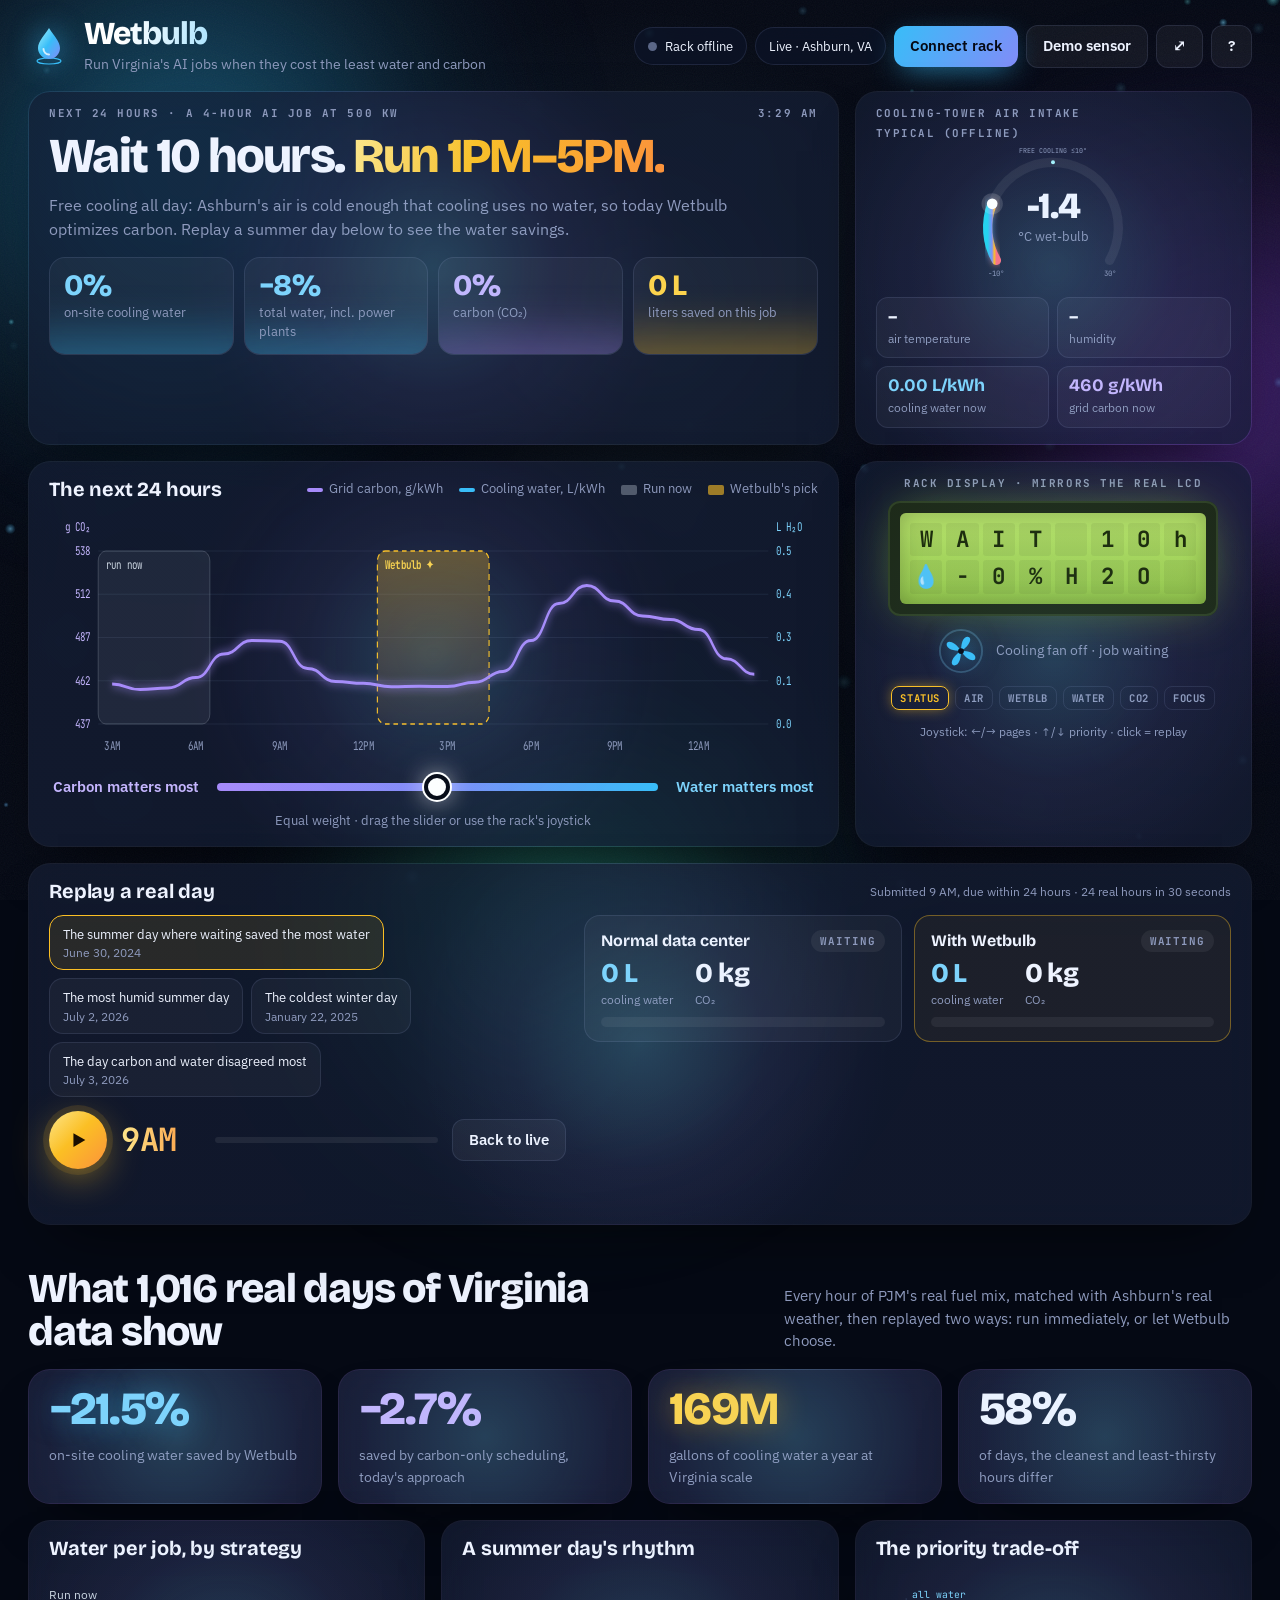
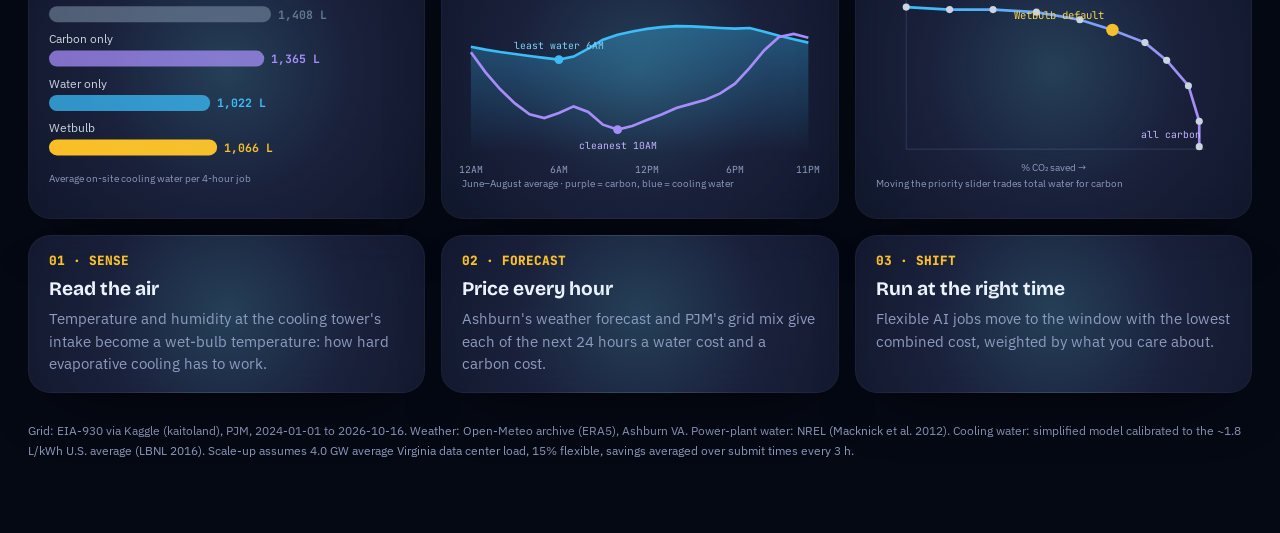
<file: index_v2_backup.html>
<!doctype html>
<html lang="en">
<head>
<meta charset="utf-8">
<meta name="viewport" content="width=device-width, initial-scale=1">
<title>Wetbulb</title>
<link rel="preconnect" href="https://fonts.googleapis.com">
<link rel="preconnect" href="https://fonts.gstatic.com" crossorigin>
<link rel="stylesheet" href="https://fonts.googleapis.com/css2?family=Bricolage+Grotesque:opsz,wght@12..96,400;12..96,600;12..96,800&family=IBM+Plex+Sans:wght@400;500;600&family=JetBrains+Mono:wght@500;700&display=swap">
<script src="data.js"></script>
<style>
/* Concept: the background IS the data. Vapor rises like a cooling tower: more water used -> more vapor.
   The aurora warms from cyan to amber with the wet-bulb temperature. Glass panels float above it. */
:root {
  --bg: #050914;
  --panel: rgba(13, 21, 42, 0.66);
  --panel-2: rgba(255, 255, 255, 0.04);
  --line: rgba(160, 180, 230, 0.13);
  --ink: #eef3ff;
  --muted: #8e9abd;
  --water: #38bdf8;
  --carbon: #a78bfa;
  --pick: #fbbf24;
  --run: #34d399;
  --aura1: #0ea5e9;
  --aura2: #7c3aed;
  --aura3: #14b8a6;
  --display: "Bricolage Grotesque", "Avenir Next", "Segoe UI", sans-serif;
  --body: "IBM Plex Sans", "Segoe UI", Helvetica, Arial, sans-serif;
  --mono: "JetBrains Mono", ui-monospace, Menlo, Consolas, monospace;
  color-scheme: dark;
}
* { box-sizing: border-box; }
html { scroll-behavior: smooth; }
body { margin: 0; background: var(--bg); color: var(--ink); font: 15px/1.5 var(--body); overflow-x: hidden; }
::selection { background: rgba(56, 189, 248, 0.35); }
button, input { font: inherit; color: inherit; }
button { cursor: pointer; }
:focus-visible { outline: 2px solid var(--water); outline-offset: 3px; }
.num { font-variant-numeric: tabular-nums; }
.label { font: 700 0.68rem/1 var(--mono); letter-spacing: 0.14em; text-transform: uppercase; color: var(--muted); }

/* ---------- atmosphere ---------- */
.aurora { position: fixed; inset: -20%; z-index: 0; pointer-events: none; filter: blur(80px); opacity: 0.55; }
.aurora i { position: absolute; border-radius: 50%; }
.aurora i:nth-child(1) { width: 55vw; height: 55vw; left: 5%; top: 0; background: radial-gradient(circle, var(--aura1), transparent 65%); animation: drift1 26s ease-in-out infinite alternate; }
.aurora i:nth-child(2) { width: 50vw; height: 50vw; right: 0; top: 20%; background: radial-gradient(circle, var(--aura2), transparent 65%); animation: drift2 32s ease-in-out infinite alternate; }
.aurora i:nth-child(3) { width: 45vw; height: 45vw; left: 30%; bottom: -10%; background: radial-gradient(circle, var(--aura3), transparent 65%); animation: drift1 38s ease-in-out infinite alternate-reverse; }
@keyframes drift1 { to { transform: translate(8vw, 6vh) scale(1.1); } }
@keyframes drift2 { to { transform: translate(-10vw, -4vh) scale(0.92); } }
#vapor { position: fixed; inset: 0; z-index: 1; pointer-events: none; }
.grain { position: fixed; inset: 0; z-index: 2; pointer-events: none; opacity: 0.05;
  background-image: url("data:image/svg+xml;utf8,<svg xmlns='http://www.w3.org/2000/svg' width='140' height='140'><filter id='n'><feTurbulence type='fractalNoise' baseFrequency='0.9' numOctaves='2'/></filter><rect width='100%' height='100%' filter='url(%23n)'/></svg>"); }
#cursorLight { position: fixed; left: 0; top: 0; width: 640px; height: 640px; margin: -320px 0 0 -320px; z-index: 2; pointer-events: none; border-radius: 50%;
  background: radial-gradient(circle, rgba(125, 211, 252, 0.13), rgba(125, 211, 252, 0.04) 35%, transparent 65%); mix-blend-mode: screen; will-change: transform; }

/* ---------- layout ---------- */
.wrap { position: relative; z-index: 3; max-width: 1480px; margin: 0 auto; padding: 18px max(16px, 2.2vw) 60px; display: flex; flex-direction: column; gap: 16px; }
.top { display: flex; align-items: center; justify-content: space-between; gap: 14px; flex-wrap: wrap; }
.brand { display: flex; align-items: center; gap: 14px; }
.logo { width: 42px; height: 42px; filter: drop-shadow(0 0 14px rgba(56, 189, 248, 0.6)); }
.logo .ripple { transform-origin: 21px 36px; animation: ripple 2.6s ease-out infinite; }
@keyframes ripple { from { transform: scale(0.4); opacity: 0.9; } to { transform: scale(1.6); opacity: 0; } }
.brand h1 { font: 800 2rem/1 var(--display); letter-spacing: -0.03em; margin: 0;
  background: linear-gradient(100deg, #fff 10%, #7dd3fc 45%, #a78bfa 75%, #fbbf24); -webkit-background-clip: text; background-clip: text; color: transparent; }
.brand p { margin: 3px 0 0; color: var(--muted); font-size: 0.9rem; }
.controls { display: flex; gap: 8px; flex-wrap: wrap; align-items: center; }
.pill { display: inline-flex; align-items: center; gap: 8px; padding: 8px 13px; border-radius: 999px; border: 1px solid var(--line); background: var(--panel); backdrop-filter: blur(12px); font-size: 0.84rem; white-space: nowrap; }
.dot { width: 9px; height: 9px; border-radius: 50%; background: #5b6787; }
.dot.on { background: var(--run); box-shadow: 0 0 0 4px rgba(52, 211, 153, 0.18), 0 0 14px var(--run); animation: pulse 1.8s infinite; }
@keyframes pulse { 50% { box-shadow: 0 0 0 7px rgba(52, 211, 153, 0.05), 0 0 18px var(--run); } }
.btn { position: relative; padding: 9px 16px; border-radius: 12px; border: 1px solid var(--line); background: rgba(255,255,255,0.05); font-weight: 600; transition: transform 0.2s cubic-bezier(.2,.8,.2,1), border-color 0.2s, background 0.2s; }
.btn:hover { border-color: rgba(125, 211, 252, 0.6); background: rgba(125, 211, 252, 0.08); }
.btn.primary { background: linear-gradient(120deg, #38bdf8, #818cf8); color: #050914; border: 0; box-shadow: 0 8px 30px -8px rgba(56, 189, 248, 0.7); }
.kbd { font: 600 0.7rem var(--mono); padding: 2px 6px; border: 1px solid var(--line); border-radius: 6px; color: var(--muted); }

.grid { display: grid; grid-template-columns: repeat(12, 1fr); gap: 16px; }
.span8 { grid-column: span 8; } .span4 { grid-column: span 4; } .span12 { grid-column: span 12; }

/* glass card with a border that lights up under the cursor */
.card { --mx: 50%; --my: 50%; position: relative; border-radius: 22px; padding: 16px 20px; display: flex; flex-direction: column; gap: 12px; min-width: 0;
  background: linear-gradient(var(--panel), var(--panel)) padding-box,
              radial-gradient(420px circle at var(--mx) var(--my), rgba(125, 211, 252, 0.55), rgba(167, 139, 250, 0.25) 30%, rgba(160, 180, 230, 0.12) 60%) border-box;
  border: 1px solid transparent; backdrop-filter: blur(16px) saturate(1.2); -webkit-backdrop-filter: blur(16px) saturate(1.2);
  box-shadow: 0 30px 60px -30px rgba(0, 0, 0, 0.7); transition: box-shadow 0.3s; }
.card::after { content: ""; position: absolute; inset: 0; border-radius: inherit; pointer-events: none;
  background: radial-gradient(500px circle at var(--mx) var(--my), rgba(125, 211, 252, 0.06), transparent 45%); }
.card.flash { box-shadow: 0 0 0 2px var(--pick), 0 0 40px -6px var(--pick); }
.card h2 { font: 700 1.25rem/1.15 var(--display); margin: 0; letter-spacing: -0.01em; }
.card-head { display: flex; justify-content: space-between; align-items: center; gap: 10px; flex-wrap: wrap; }

/* decision */
.decision { font: 800 clamp(2rem, 3.8vw, 3.5rem)/1.02 var(--display); letter-spacing: -0.035em; margin: 2px 0 0; }
.decision .go { background: linear-gradient(100deg, #fde68a, #fbbf24 40%, #fb923c); -webkit-background-clip: text; background-clip: text; color: transparent; }
.decision.run .go { background: linear-gradient(100deg, #a7f3d0, #34d399 50%, #22d3ee); -webkit-background-clip: text; background-clip: text; }
.sub { color: var(--muted); font-size: 0.98rem; max-width: 70ch; }
.chips { display: grid; grid-template-columns: repeat(4, 1fr); gap: 10px; margin-top: 4px; }
.chip { position: relative; overflow: hidden; display: flex; flex-direction: column; gap: 2px; padding: 12px 14px; border-radius: 16px; background: var(--panel-2); border: 1px solid var(--line); }
.chip b { position: relative; font: 800 1.85rem/1.05 var(--display); letter-spacing: -0.02em; }
.chip span { position: relative; color: var(--muted); font-size: 0.8rem; }
.chip::before { content: ""; position: absolute; inset: auto -20% -60% -20%; height: 80%; filter: blur(24px); opacity: 0.35; background: var(--c, var(--water)); }
.chip.w { --c: var(--water); } .chip.w b { color: #7dd3fc; }
.chip.c { --c: var(--carbon); } .chip.c b { color: #c4b5fd; }
.chip.g { --c: var(--pick); } .chip.g b { color: #fcd34d; }

/* gauge */
.gauge-wrap { position: relative; display: grid; place-items: center; }
#gauge { width: 100%; max-width: 200px; height: auto; overflow: visible; }
.gauge-read { position: absolute; top: 50%; left: 50%; transform: translate(-50%, -50%); text-align: center; }
.gauge-read b { display: block; font: 800 2.3rem/1 var(--display); letter-spacing: -0.03em; }
.gauge-read span { color: var(--muted); font-size: 0.8rem; }
.air-rows { display: grid; grid-template-columns: 1fr 1fr; gap: 8px; }
.air-rows div { background: var(--panel-2); border: 1px solid var(--line); border-radius: 12px; padding: 8px 11px; }
.air-rows b { display: block; font: 700 1.1rem var(--display); }
.air-rows span { color: var(--muted); font-size: 0.75rem; }
.demo-box { display: none; flex-direction: column; gap: 4px; border-top: 1px dashed var(--line); padding-top: 10px; }
.demo-box.show { display: flex; }
.demo-box label { display: flex; justify-content: space-between; font-size: 0.8rem; color: var(--muted); }

/* timeline */
.legend { display: flex; gap: 16px; flex-wrap: wrap; font-size: 0.82rem; color: var(--muted); }
.legend i { display: inline-block; width: 16px; height: 4px; border-radius: 2px; vertical-align: middle; margin-right: 6px; }
.chart-box { position: relative; overflow-x: auto; }
#chart { width: 100%; min-width: 640px; height: 245px; display: block; overflow: visible; }
.tip { position: absolute; pointer-events: none; padding: 10px 12px; border-radius: 12px; background: rgba(8, 13, 28, 0.92); border: 1px solid var(--line); font-size: 0.82rem; min-width: 180px; opacity: 0; transition: opacity 0.15s; backdrop-filter: blur(8px); }
.tip.show { opacity: 1; }
.tip b { font-family: var(--display); font-size: 1rem; }
.tip div { display: flex; justify-content: space-between; gap: 14px; }

/* priority slider */
.focus { display: grid; grid-template-columns: auto 1fr auto; align-items: center; gap: 16px; padding: 6px 4px 0; }
.focus .end { font-weight: 600; font-size: 0.92rem; }
input[type=range].prio { -webkit-appearance: none; appearance: none; height: 8px; border-radius: 99px; background: linear-gradient(90deg, var(--carbon), #818cf8 50%, var(--water)); }
input[type=range].prio::-webkit-slider-thumb { -webkit-appearance: none; width: 26px; height: 26px; border-radius: 50%; background: #fff; border: 4px solid #050914; box-shadow: 0 0 0 2px #fff, 0 0 24px rgba(255, 255, 255, 0.7); cursor: grab; }
input[type=range].prio::-moz-range-thumb { width: 22px; height: 22px; border-radius: 50%; background: #fff; border: 4px solid #050914; box-shadow: 0 0 24px rgba(255,255,255,.7); }
input[type=range].plain { width: 100%; accent-color: var(--water); }
.focus-note { color: var(--muted); font-size: 0.84rem; text-align: center; }

/* replay */
.days { display: flex; gap: 8px; flex-wrap: wrap; }
.day { padding: 8px 13px; border-radius: 14px; border: 1px solid var(--line); background: var(--panel-2); font-size: 0.84rem; text-align: left; transition: border-color 0.2s, background 0.2s; }
.day small { display: block; color: var(--muted); font-size: 0.72rem; }
.day.on { border-color: var(--pick); background: rgba(251, 191, 36, 0.1); }
.replay-bar { display: flex; align-items: center; gap: 14px; flex-wrap: wrap; }
.play { width: 58px; height: 58px; border-radius: 50%; border: 0; display: grid; place-items: center; background: linear-gradient(135deg, #fde68a, #fbbf24 45%, #fb923c); box-shadow: 0 0 0 6px rgba(251, 191, 36, 0.12), 0 10px 40px -8px rgba(251, 191, 36, 0.8); transition: transform 0.2s; }
.play svg { width: 22px; height: 22px; }
.clock { font: 700 2rem/1 var(--mono); letter-spacing: -0.02em; min-width: 4.2ch; background: linear-gradient(90deg, #fde68a, #fb923c); -webkit-background-clip: text; background-clip: text; color: transparent; }
.progress { flex: 1; min-width: 160px; height: 6px; border-radius: 99px; background: rgba(255,255,255,0.07); overflow: hidden; }
.progress i { display: block; height: 100%; width: 0; background: linear-gradient(90deg, #fbbf24, #fb923c); border-radius: inherit; }
.race { display: grid; grid-template-columns: 1fr 1fr; gap: 12px; }
.lane { border-radius: 16px; padding: 14px 16px; background: var(--panel-2); border: 1px solid var(--line); display: flex; flex-direction: column; gap: 8px; }
.lane.wb { border-color: rgba(251, 191, 36, 0.4); background: rgba(251, 191, 36, 0.05); }
.lane h3 { margin: 0; font: 700 1rem var(--display); display: flex; justify-content: space-between; align-items: center; }
.state { font: 700 0.68rem var(--mono); letter-spacing: 0.08em; text-transform: uppercase; padding: 4px 9px; border-radius: 999px; background: rgba(255,255,255,0.06); color: var(--muted); }
.state.on { background: rgba(52, 211, 153, 0.16); color: var(--run); }
.state.done { color: #cbd5e1; }
.vals { display: flex; gap: 22px; }
.vals b { font: 800 1.7rem/1 var(--display); letter-spacing: -0.02em; }
.vals .w { color: #7dd3fc; }
.vals span { display: block; color: var(--muted); font-size: 0.75rem; margin-top: 3px; }
.tank { height: 10px; border-radius: 99px; background: rgba(255,255,255,0.06); overflow: hidden; }
.tank i { display: block; height: 100%; width: 0; border-radius: inherit; background: linear-gradient(90deg, #0ea5e9, #38bdf8, #a5f3fc); box-shadow: 0 0 18px rgba(56, 189, 248, 0.6); }
.verdict { font: 700 1.1rem/1.35 var(--display); min-height: 1.4em; background: linear-gradient(90deg, #fde68a, #fbbf24); -webkit-background-clip: text; background-clip: text; color: transparent; }

.replay-grid { display: grid; grid-template-columns: 1fr 1.25fr; gap: 18px; align-items: start; }
.replay-left { display: flex; flex-direction: column; gap: 14px; }
@media (max-width: 1100px) { .replay-grid { grid-template-columns: 1fr; } }
/* rack */
.rack { align-items: center; text-align: center; }
.lcd { width: 100%; max-width: 330px; padding: 12px; border-radius: 12px; background: #1d2a19; box-shadow: inset 0 0 0 2px #2f4227, 0 0 50px -10px rgba(163, 230, 53, 0.45); }
.lcd-glass { display: grid; grid-template-columns: repeat(8, 1fr); gap: 4px; padding: 10px; border-radius: 6px; background: linear-gradient(180deg, #b7e36a, #93c64a); box-shadow: inset 0 0 22px rgba(0, 0, 0, 0.25); }
.lcd-glass span { background: rgba(0, 0, 0, 0.06); color: #1b2a0a; font: 700 1.4rem/1.5 var(--mono); border-radius: 3px; }
.fan-row { display: flex; align-items: center; gap: 12px; color: var(--muted); font-size: 0.88rem; }
#fanSvg { width: 46px; height: 46px; filter: drop-shadow(0 0 10px rgba(56, 189, 248, 0.5)); }
#fanSvg.spin .blades { animation: spin var(--spin, 1s) linear infinite; transform-origin: 24px 24px; }
@keyframes spin { to { transform: rotate(360deg); } }
.pages { display: flex; gap: 6px; flex-wrap: wrap; justify-content: center; }
.pages span { font: 700 0.66rem var(--mono); letter-spacing: 0.06em; padding: 4px 8px; border-radius: 8px; border: 1px solid var(--line); color: var(--muted); transition: all 0.2s; }
.pages span.on { border-color: var(--pick); color: var(--pick); box-shadow: 0 0 14px -2px rgba(251, 191, 36, 0.6); }
.hint { color: var(--muted); font-size: 0.78rem; }

/* evidence */
.section-title { display: flex; align-items: end; justify-content: space-between; gap: 16px; flex-wrap: wrap; margin-top: 26px; }
.section-title h2 { font: 800 clamp(1.8rem, 3.2vw, 2.8rem)/1.05 var(--display); letter-spacing: -0.03em; margin: 0; max-width: 22ch; }
.section-title p { color: var(--muted); max-width: 52ch; margin: 0; }
.stats { display: grid; grid-template-columns: repeat(4, 1fr); gap: 16px; }
.stat b { font: 800 clamp(2.2rem, 3.6vw, 3.4rem)/1 var(--display); letter-spacing: -0.035em; }
.stat span { color: var(--muted); font-size: 0.9rem; }
.stat .w { color: #7dd3fc; text-shadow: 0 0 30px rgba(56, 189, 248, 0.5); }
.stat .g { color: #fcd34d; text-shadow: 0 0 30px rgba(251, 191, 36, 0.45); }
.stat .c { color: #c4b5fd; }
.mini { width: 100%; height: 230px; display: block; overflow: visible; }
.how { display: grid; grid-template-columns: repeat(3, 1fr); gap: 16px; }
.how .card { gap: 8px; }
.how .step { font: 800 0.8rem var(--mono); color: var(--pick); }
.how h3 { font: 700 1.2rem var(--display); margin: 0; }
.how p { margin: 0; color: var(--muted); }
.sources { color: var(--muted); font-size: 0.78rem; line-height: 1.6; }

/* toast + help */
.toast { position: fixed; bottom: 22px; left: 50%; z-index: 20; transform: translate(-50%, 20px); padding: 11px 18px; border-radius: 14px; background: rgba(8, 13, 28, 0.94); border: 1px solid var(--line); opacity: 0; transition: all 0.3s; pointer-events: none; }
.toast.show { opacity: 1; transform: translate(-50%, 0); }
.help { position: fixed; inset: 0; z-index: 30; display: none; place-items: center; background: rgba(3, 6, 14, 0.7); backdrop-filter: blur(6px); }
.help.show { display: grid; }
.help .card { width: min(440px, 92vw); }
.help ul { list-style: none; margin: 0; padding: 0; display: flex; flex-direction: column; gap: 8px; }
.help li { display: flex; justify-content: space-between; gap: 10px; }

/* reveal on scroll (only when JS runs) */
.js .reveal { opacity: 0; transform: translateY(24px); transition: opacity 0.8s cubic-bezier(.2,.8,.2,1), transform 0.8s cubic-bezier(.2,.8,.2,1); }
.js .reveal.in { opacity: 1; transform: none; }

@media (max-width: 1100px) {
  .span8, .span4 { grid-column: span 12; }
  .chips { grid-template-columns: repeat(2, 1fr); }
  .stats, .how { grid-template-columns: repeat(2, 1fr); }
}
@media (max-width: 640px) { .race, .stats, .how { grid-template-columns: 1fr; } }
@media (prefers-reduced-motion: reduce) {
  *, *::before, *::after { animation: none !important; transition: none !important; }
}
</style>
</head>
<body>
<div class="aurora" aria-hidden="true"><i></i><i></i><i></i></div>
<canvas id="vapor" aria-hidden="true"></canvas>
<div class="grain" aria-hidden="true"></div>
<div id="cursorLight" aria-hidden="true"></div>

<div class="wrap">
  <header class="top">
    <div class="brand">
      <svg class="logo" viewBox="0 0 42 42" aria-hidden="true">
        <defs><linearGradient id="lg" x1="0" y1="0" x2="1" y2="1"><stop offset="0" stop-color="#a5f3fc"/><stop offset=".5" stop-color="#38bdf8"/><stop offset="1" stop-color="#818cf8"/></linearGradient></defs>
        <ellipse class="ripple" cx="21" cy="36" rx="12" ry="3" fill="none" stroke="#38bdf8" stroke-width="1.2"/>
        <path d="M21 3C17 10 10 16 10 23a11 11 0 0 0 22 0C32 16 25 10 21 3z" fill="url(#lg)"/>
        <path d="M15.5 24a5.5 5.5 0 0 0 5.5 5.5" stroke="#fff" stroke-opacity=".75" stroke-width="2" fill="none" stroke-linecap="round"/>
      </svg>
      <div><h1>Wetbulb</h1><p>Run Virginia's AI jobs when they cost the least water and carbon</p></div>
    </div>
    <div class="controls">
      <span class="pill"><span class="dot" id="linkDot"></span><span id="linkText">Rack offline</span></span>
      <span class="pill" id="modePill">Live · Ashburn, VA</span>
      <button class="btn primary magnetic" id="connectBtn">Connect rack</button>
      <button class="btn magnetic" id="demoBtn">Demo sensor</button>
      <button class="btn magnetic" id="fsBtn" title="Full screen (F)" aria-label="Full screen">⤢</button>
      <button class="btn magnetic" id="helpBtn" title="Shortcuts (?)" aria-label="Keyboard shortcuts">?</button>
    </div>
  </header>

  <section class="grid">
    <article class="card span8" id="cardDecision">
      <div class="card-head">
        <span class="label" id="decisionLabel">Next 24 hours · a 4-hour AI job at 500 kW</span>
        <span class="label num" id="decisionTime"></span>
      </div>
      <div class="decision" id="decision">Reading the air…</div>
      <div class="sub" id="decisionSub"></div>
      <div class="chips">
        <div class="chip w"><b class="num" id="chipOnsite">–</b><span>on-site cooling water</span></div>
        <div class="chip w"><b class="num" id="chipWater">–</b><span>total water, incl. power plants</span></div>
        <div class="chip c"><b class="num" id="chipCo2">–</b><span>carbon (CO₂)</span></div>
        <div class="chip g"><b class="num" id="chipLiters">–</b><span>liters saved on this job</span></div>
      </div>
    </article>

    <article class="card span4" id="cardAir">
      <div class="card-head"><span class="label">Cooling-tower air intake</span><span class="label" id="airSource">forecast</span></div>
      <div class="gauge-wrap">
        <svg id="gauge" viewBox="0 0 300 200" aria-label="Wet-bulb gauge"></svg>
        <div class="gauge-read"><b class="num" id="airTwb">–</b><span>°C wet-bulb</span></div>
      </div>
      <div class="air-rows">
        <div><b class="num" id="airTemp">–</b><span>air temperature</span></div>
        <div><b class="num" id="airRh">–</b><span>humidity</span></div>
        <div><b class="num" id="airWue" style="color:#7dd3fc">–</b><span>cooling water now</span></div>
        <div><b class="num" id="airCo2" style="color:#c4b5fd">–</b><span>grid carbon now</span></div>
      </div>
      <div class="demo-box" id="demoBox">
        <label for="dT">Air temperature <span id="dTv">22 °C</span></label>
        <input class="plain" type="range" id="dT" min="-5" max="38" step="0.5" value="22">
        <label for="dH">Humidity <span id="dHv">45%</span></label>
        <input class="plain" type="range" id="dH" min="10" max="100" step="1" value="45">
      </div>
    </article>



    <article class="card span8" id="cardTimeline">
      <div class="card-head">
        <h2 id="timelineTitle">The next 24 hours</h2>
        <div class="legend">
          <span><i style="background:var(--carbon)"></i>Grid carbon, g/kWh</span>
          <span><i style="background:var(--water)"></i>Cooling water, L/kWh</span>
          <span><i style="background:rgba(203,213,225,.35);height:10px"></i>Run now</span>
          <span><i style="background:rgba(251,191,36,.6);height:10px"></i>Wetbulb's pick</span>
        </div>
      </div>
      <div class="chart-box" id="chartBox">
        <svg id="chart" viewBox="0 0 1000 245" preserveAspectRatio="none" role="img" aria-label="24 hour carbon and water timeline"></svg>
        <div class="tip" id="tip"></div>
      </div>
      <div class="focus" id="focusRow">
        <span class="end" style="color:#c4b5fd">Carbon matters most</span>
        <input class="prio" type="range" id="weight" min="0" max="100" step="10" value="50" aria-label="Carbon versus water priority">
        <span class="end" style="color:#7dd3fc">Water matters most</span>
      </div>
      <div class="focus-note" id="focusNote">Equal weight · drag the slider or use the rack's joystick</div>
    </article>
    <article class="card span4 rack" id="cardRack">
      <span class="label">Rack display · mirrors the real LCD</span>
      <div class="lcd"><div class="lcd-glass" id="lcd"></div></div>
      <div class="fan-row">
        <svg id="fanSvg" viewBox="0 0 48 48" aria-hidden="true"><circle cx="24" cy="24" r="22" fill="none" stroke="rgba(125,211,252,.25)" stroke-width="2"/>
          <g class="blades" fill="#38bdf8"><path d="M24 24c0-8 2-15 7-15s3 9-7 15z"/><path d="M24 24c8 0 15 2 15 7s-9 3-15-7z"/><path d="M24 24c0 8-2 15-7 15s-3-9 7-15z"/><path d="M24 24c-8 0-15-2-15-7s9-3 15 7z"/></g>
          <circle cx="24" cy="24" r="3" fill="#050914"/></svg>
        <span id="fanText">Cooling fan off</span>
      </div>
      <div class="pages" id="pages"></div>
      <span class="hint">Joystick: ←/→ pages · ↑/↓ priority · click = replay</span>
    </article>
    <article class="card span12" id="cardReplay">
      <div class="card-head"><h2>Replay a real day</h2><span class="hint">Submitted 9 AM, due within 24 hours · 24 real hours in 30 seconds</span></div>
      <div class="replay-grid"><div class="replay-left">
      <div class="days" id="days"></div>
      <div class="replay-bar">
        <button class="play magnetic" id="playBtn" aria-label="Play or stop the replay"><svg viewBox="0 0 24 24"><path id="playIcon" d="M7 4.5v15l13-7.5z" fill="#1a0e00"/></svg></button>
        <span class="clock num" id="clock">9AM</span>
        <div class="progress"><i id="prog"></i></div>
        <button class="btn" id="liveBtn">Back to live</button>
      </div>
      <div class="verdict" id="raceVerdict"></div>
      </div>
      <div class="race">
        <div class="lane">
          <h3>Normal data center <span class="state" id="stNormal">waiting</span></h3>
          <div class="vals"><div><b class="num w" id="nOnsite">0 L</b><span>cooling water</span></div><div><b class="num" id="nKg">0 kg</b><span>CO₂</span></div></div>
          <div class="tank"><i id="nTank"></i></div>
        </div>
        <div class="lane wb">
          <h3>With Wetbulb <span class="state" id="stWb">waiting</span></h3>
          <div class="vals"><div><b class="num w" id="wOnsite">0 L</b><span>cooling water</span></div><div><b class="num" id="wKg">0 kg</b><span>CO₂</span></div></div>
          <div class="tank"><i id="wTank"></i></div>
        </div>
      </div>
      </div>
    </article>
  </section>

  <div class="section-title reveal">
    <h2 id="evidenceTitle">What real Virginia data shows</h2>
    <p>Every hour of PJM's real fuel mix, matched with Ashburn's real weather, then replayed two ways: run immediately, or let Wetbulb choose.</p>
  </div>
  <section class="stats">
    <div class="card stat reveal"><b class="num w" id="sOnsite">0%</b><span>on-site cooling water saved by Wetbulb</span></div>
    <div class="card stat reveal"><b class="num c" id="sCarbonOnly">0%</b><span>saved by carbon-only scheduling, today's approach</span></div>
    <div class="card stat reveal"><b class="num g" id="sGallons">0M</b><span>gallons of cooling water a year at Virginia scale</span></div>
    <div class="card stat reveal"><b class="num" id="sConflict">0%</b><span>of days, the cleanest and least-thirsty hours differ</span></div>
  </section>
  <section class="grid">
    <article class="card span4 reveal"><h2>Water per job, by strategy</h2><svg class="mini" id="barsChart" viewBox="0 0 400 230"></svg></article>
    <article class="card span4 reveal"><h2>A summer day's rhythm</h2><svg class="mini" id="rhythmChart" viewBox="0 0 400 230"></svg></article>
    <article class="card span4 reveal"><h2>The priority trade-off</h2><svg class="mini" id="tradeChart" viewBox="0 0 400 230"></svg></article>
  </section>
  <section class="how">
    <article class="card reveal"><span class="step">01 · SENSE</span><h3>Read the air</h3><p>Temperature and humidity at the cooling tower's intake become a wet-bulb temperature: how hard evaporative cooling has to work.</p></article>
    <article class="card reveal"><span class="step">02 · FORECAST</span><h3>Price every hour</h3><p>Ashburn's weather forecast and PJM's grid mix give each of the next 24 hours a water cost and a carbon cost.</p></article>
    <article class="card reveal"><span class="step">03 · SHIFT</span><h3>Run at the right time</h3><p>Flexible AI jobs move to the window with the lowest combined cost, weighted by what you care about.</p></article>
  </section>
  <p class="sources reveal" id="sources"></p>
</div>

<div class="toast" id="toast"></div>
<div class="help" id="help">
  <div class="card">
    <h2>Shortcuts</h2>
    <ul>
      <li><span>Play / stop the replay</span><span class="kbd">Space</span></li>
      <li><span>Previous / next replay day</span><span class="kbd">← →</span></li>
      <li><span>Priority: more carbon / more water</span><span class="kbd">↑ ↓</span></li>
      <li><span>Connect the rack</span><span class="kbd">C</span></li>
      <li><span>Demo sensor</span><span class="kbd">D</span></li>
      <li><span>Full screen</span><span class="kbd">F</span></li>
      <li><span>This help</span><span class="kbd">?</span></li>
    </ul>
  </div>
</div>

<script>
document.documentElement.classList.add("js");
// =====================================================================
// model (identical to the Kaggle analysis)
// =====================================================================
const JOB_H = 4, JOB_KW = 500, LAT = 39.04, LON = -77.49, REPLAY_MS = 30000;
const PAGE_NAMES = ["STATUS", "AIR", "WETBLB", "WATER", "CO2", "FOCUS"];
const PAGE_CARDS = ["cardDecision", "cardAir", "cardAir", "cardTimeline", "cardTimeline", "cardTimeline"];
const S = {
  results: null, profile: null, replay: [], forecast: null, sensor: null, demo: false,
  w: 0.5, mode: "live", dayIdx: 0, rt: 0, playing: false, timer: null, choice: 0,
  writer: null, lastSent: "", lastSentAt: 0, lcd: ["~WETBULB", "        "], fan: 0, page: 0,
  race: { nOn: 0, nKg: 0, wOn: 0, wKg: 0 }, heat: -1, intensity: 0.2, ser: null, hoverI: null,
};
const $ = id => document.getElementById(id);
const avg = a => a.reduce((s, v) => s + v, 0) / a.length;
const clamp = (v, lo, hi) => Math.min(hi, Math.max(lo, v));
const lerp = (a, b, t) => a + (b - a) * t;
function stull(t, rh) {
  rh = clamp(rh, 1, 100);
  return t * Math.atan(0.151977 * Math.sqrt(rh + 8.313659)) + Math.atan(t + rh) - Math.atan(rh - 1.676331)
    + 0.00391838 * Math.pow(rh, 1.5) * Math.atan(0.023101 * rh) - 4.686035;
}
const wue = twb => clamp(0.15 * (twb - 10), 0, 3);
function bestStart(score) {
  let best = 0, bv = Infinity;
  for (let s = 0; s <= score.length - JOB_H; s++) {
    let m = 0;
    for (let k = 0; k < JOB_H; k++) m += score[s + k];
    if (m < bv - 1e-9) { bv = m; best = s; }
  }
  return best;
}
function choose(C, W, w) {
  const mc = avg(C), mw = avg(W) || 1;
  return bestStart(C.map((c, i) => w * c / mc + (1 - w) * W[i] / mw));
}
const win = (arr, s) => avg(arr.slice(s, s + JOB_H));
const pctSaved = (base, val) => base > 1e-9 ? 100 * (1 - val / base) : 0;
const fanFor = water => water <= 0 ? 110 : Math.round(90 + 165 * Math.min(water, 3) / 3);
const hourLabel = h => (h % 12 || 12) + (h < 12 ? "AM" : "PM");

// =====================================================================
// smooth number tweens
// =====================================================================
const tweens = new Map();
function setNum(el, to, fmt, dur = 700) {
  if (typeof el === "string") el = $(el);
  const cur = tweens.get(el);
  if (cur && cur.to === to) return;
  if (!cur && el._val === to) return;
  const from = cur ? cur.value : (el._val ?? 0);
  tweens.set(el, { from, to, t0: performance.now(), dur, fmt, value: from });
}
function stepTweens(now) {
  for (const [el, t] of tweens) {
    const k = clamp((now - t.t0) / t.dur, 0, 1), e = 1 - Math.pow(1 - k, 3);
    t.value = lerp(t.from, t.to, e);
    el.textContent = t.fmt(t.value);
    el._val = t.value;
    if (k >= 1) { el._val = t.to; tweens.delete(el); }
  }
}
const fmtPct = v => Math.abs(v) < 0.5 ? "0%" : (v > 0 ? "−" : "+") + Math.abs(v).toFixed(0) + "%";
const fmtL = v => Math.max(0, Math.round(v)).toLocaleString() + " L";

// =====================================================================
// data
// =====================================================================
async function loadData() {
  if (window.WETBULB_DATA) {
    ({ results: S.results, profile: S.profile, replay: S.replay } = window.WETBULB_DATA);
    return;
  }
  const get = async p => (await fetch(p, { cache: "no-store" })).json();
  [S.results, S.profile, S.replay] = await Promise.all([
    get("../outputs/results.json"), get("../outputs/wetbulb_profile.json"), get("../outputs/replay_days.json")]);
}
async function loadForecast() {
  const url = `https://api.open-meteo.com/v1/forecast?latitude=${LAT}&longitude=${LON}` +
    "&hourly=temperature_2m,relative_humidity_2m,wet_bulb_temperature_2m&forecast_days=2&timezone=America%2FNew_York";
  try {
    const js = await (await fetch(url)).json();
    const nowLocal = new Date(Date.now() + js.utc_offset_seconds * 1000).toISOString().slice(0, 13) + ":00";
    let i0 = js.hourly.time.indexOf(nowLocal);
    if (i0 < 0) i0 = 0;
    S.forecast = js.hourly.time.slice(i0, i0 + 24).map((t, k) => {
      const i = i0 + k, temp = js.hourly.temperature_2m[i], rh = js.hourly.relative_humidity_2m[i];
      return { hour: +t.slice(11, 13), label: hourLabel(+t.slice(11, 13)), temp, rh,
        twb: js.hourly.wet_bulb_temperature_2m[i] ?? stull(temp, rh) };
    });
    if (!S.sensor) $("airSource").textContent = "forecast";
  } catch (e) {
    const now = new Date(), m = now.getMonth() + 1;
    S.forecast = Array.from({ length: 24 }, (_, k) => {
      const h = (now.getHours() + k) % 24, mh = S.profile.month_hour[`${m}-${h}`];
      return { hour: h, label: hourLabel(h), temp: null, rh: null, twb: mh ? mh.twb : 12 };
    });
    if (!S.sensor) $("airSource").textContent = "typical (offline)";
  }
}
function liveSeries() {
  return S.forecast.map((f, i) => {
    const useSensor = i === 0 && S.sensor;
    const twb = useSensor ? S.sensor.twb : f.twb;
    const g = S.profile.recent_grid_by_hour[String(f.hour)];
    const cw = wue(twb);
    return { label: f.label, hour: f.hour, twb, temp: useSensor ? S.sensor.temp : f.temp,
      rh: useSensor ? S.sensor.rh : f.rh, ci: g.ci, gw: g.gw, wue: cw, water: cw + g.gw };
  });
}
function replaySeries() {
  return S.replay[S.dayIdx].hours.map(h => ({ ...h, hour: +h.t.slice(11, 13) }));
}

// =====================================================================
// main render
// =====================================================================
function render() {
  if (!S.profile || !S.forecast) return;
  const live = S.mode === "live";
  const ser = live ? liveSeries() : replaySeries();
  S.ser = ser;
  const C = ser.map(x => x.ci), W = ser.map(x => x.water), U = ser.map(x => x.wue);
  const s = live ? choose(C, W, S.w) : choose(ser.map(x => x.pred_ci), ser.map(x => x.pred_water), S.w);
  S.choice = s;

  const dec = $("decision");
  const html = s === 0 ? `<span class="go">Run now.</span> This is the best window.`
    : `Wait ${s} hours. <span class="go">Run ${ser[s].label}–${ser[(s + JOB_H) % 24].label}.</span>`;
  if (dec._html !== html) { dec.innerHTML = html; dec._html = html; dec.className = "decision" + (s === 0 ? " run" : ""); }
  const freeCool = U.every(v => v === 0);
  $("decisionSub").textContent = live
    ? (freeCool ? "Free cooling all day: Ashburn's air is cold enough that cooling uses no water, so today Wetbulb optimizes carbon. Replay a summer day below to see the water savings."
      : "Live weather forecast for Ashburn, the rack's sensor for this hour, and PJM's grid pattern from the last 7 days.")
    : `Replaying ${S.replay[S.dayIdx].label}: real weather and real grid data, decided only with what was known at 9 AM.`;
  $("decisionLabel").textContent = (live ? "Next 24 hours" : "Replay") + " · a 4-hour AI job at 500 kW";
  setNum("chipOnsite", pctSaved(win(U, 0), win(U, s)), fmtPct);
  setNum("chipWater", pctSaved(win(W, 0), win(W, s)), fmtPct);
  setNum("chipCo2", pctSaved(win(C, 0), win(C, s)), fmtPct);
  setNum("chipLiters", (win(U, 0) - win(U, s)) * JOB_KW * JOB_H, fmtL);

  drawChart(ser, s, live ? null : S.rt);
  $("timelineTitle").textContent = live ? "The next 24 hours" : `${S.replay[S.dayIdx].title} · ${S.replay[S.dayIdx].label}`;
  renderAir(ser[live ? 0 : clamp(Math.floor(S.rt), 0, 23)]);
  updateRack(ser, s);
  const w = Math.round(S.w * 100);
  $("weight").value = 100 - w;
  $("focusNote").textContent = w === 50 ? "Equal weight · drag the slider or use the rack's joystick"
    : w > 50 ? `Carbon weighted ${w}% · water ${100 - w}%` : `Water weighted ${100 - w}% · carbon ${w}%`;
}

function renderAir(h) {
  setNum("airTwb", h.twb, v => v.toFixed(1), 500);
  $("airTemp").textContent = h.temp != null ? h.temp.toFixed(1) + " °C" : "–";
  $("airRh").textContent = h.rh != null ? Math.round(h.rh) + "%" : "–";
  setNum("airWue", wue(h.twb), v => v.toFixed(2) + " L/kWh", 500);
  setNum("airCo2", h.ci, v => Math.round(v) + " g/kWh", 500);
  drawGauge(h.twb);
  // the atmosphere follows the air: more cooling water -> more vapor, warmer colors
  S.intensity = wue(h.twb) / 3;
  setMood(clamp((h.twb + 5) / 32, 0, 1));
}
function setMood(heat) {
  if (Math.abs(heat - S.heat) < 0.02) return;
  S.heat = heat;
  const mix = (a, b) => `rgb(${a.map((v, i) => Math.round(lerp(v, b[i], heat))).join(",")})`;
  const r = document.documentElement.style;
  r.setProperty("--aura1", mix([14, 165, 233], [251, 146, 60]));
  r.setProperty("--aura2", mix([124, 58, 237], [244, 63, 94]));
  r.setProperty("--aura3", mix([20, 184, 166], [250, 204, 21]));
}

// ---------- gauge ----------
function drawGauge(twb) {
  if ($("gauge")._v === Math.round(twb * 10)) return;
  $("gauge")._v = Math.round(twb * 10);
  const cx = 150, cy = 115, R = 98, a0 = -210, a1 = 30;
  const t = clamp((twb + 10) / 40, 0, 1);
  const pol = a => [cx + R * Math.cos(a * Math.PI / 180), cy + R * Math.sin(a * Math.PI / 180)];
  const arc = (from, to) => { const [x0, y0] = pol(from), [x1, y1] = pol(to); return `M${x0},${y0} A${R},${R} 0 ${to - from > 180 ? 1 : 0} 1 ${x1},${y1}`; };
  const av = lerp(a0, a1, Math.max(t, 0.002)), [px, py] = pol(av);
  const free = pol(lerp(a0, a1, 20 / 40));
  const mono = 'font-family="JetBrains Mono, monospace"';
  $("gauge").innerHTML = `<defs><linearGradient id="gg" x1="0" x2="1"><stop offset="0" stop-color="#22d3ee"/><stop offset=".5" stop-color="#818cf8"/><stop offset=".75" stop-color="#fbbf24"/><stop offset="1" stop-color="#fb7185"/></linearGradient>
    <filter id="gl" x="-30%" y="-30%" width="160%" height="160%"><feGaussianBlur stdDeviation="5"/></filter></defs>
    <path d="${arc(a0, a1)}" stroke="rgba(255,255,255,.07)" stroke-width="14" fill="none" stroke-linecap="round"/>
    <path d="${arc(a0, av)}" stroke="url(#gg)" stroke-width="14" fill="none" stroke-linecap="round" filter="url(#gl)" opacity=".7"/>
    <path d="${arc(a0, av)}" stroke="url(#gg)" stroke-width="14" fill="none" stroke-linecap="round"/>
    <circle cx="${free[0]}" cy="${free[1]}" r="3" fill="#a5f3fc"/>
    <text x="${free[0]}" y="${free[1] - 14}" fill="#8e9abd" font-size="10" text-anchor="middle" ${mono}>FREE COOLING ≤10°</text>
    <circle cx="${px}" cy="${py}" r="16" fill="#fff" opacity=".15"/><circle cx="${px}" cy="${py}" r="8" fill="#fff"/>
    <text x="${pol(a0)[0]}" y="${pol(a0)[1] + 24}" fill="#8e9abd" font-size="11" text-anchor="middle" ${mono}>-10°</text>
    <text x="${pol(a1)[0]}" y="${pol(a1)[1] + 24}" fill="#8e9abd" font-size="11" text-anchor="middle" ${mono}>30°</text>`;
}

// ---------- timeline chart ----------
const CH = { Wd: 1000, H: 245, L: 64, R: 64, T: 38, B: 34 };
function drawChart(ser, s, nowT) {
  const { Wd, H, L, R, T, B } = CH;
  const n = ser.length, cw = (Wd - L - R) / n;
  const x = i => L + i * cw + cw / 2;
  const ci = ser.map(v => v.ci), wa = ser.map(v => v.wue);
  let cLo = Math.min(...ci), cHi = Math.max(...ci);
  const pad = Math.max(20, (cHi - cLo) * 0.18); cLo = Math.max(0, cLo - pad); cHi += pad;
  const wHi = Math.max(0.5, Math.max(...wa) * 1.18);
  const yc = v => T + (H - T - B) * (1 - (v - cLo) / (cHi - cLo));
  const yw = v => T + (H - T - B) * (1 - v / wHi);
  const smooth = (arr, y) => {
    const pts = arr.map((v, i) => [x(i), y(v)]);
    let d = `M${pts[0][0]},${pts[0][1]}`;
    for (let i = 1; i < pts.length; i++) {
      const [x0, y0] = pts[i - 1], [x1, y1] = pts[i], mx = (x0 + x1) / 2;
      d += ` C${mx},${y0} ${mx},${y1} ${x1},${y1}`;
    }
    return d;
  };
  const mono = 'font-family="JetBrains Mono, monospace" font-size="12"';
  let g = "";
  for (let k = 0; k <= 4; k++) {
    const yy = T + (H - T - B) * k / 4;
    g += `<line x1="${L}" x2="${Wd - R}" y1="${yy}" y2="${yy}" stroke="rgba(160,180,230,.1)"/>` +
      `<text x="${L - 10}" y="${yy + 4}" fill="#c4b5fd" text-anchor="end" ${mono}>${Math.round(cHi - (cHi - cLo) * k / 4)}</text>` +
      `<text x="${Wd - R + 10}" y="${yy + 4}" fill="#7dd3fc" ${mono}>${(wHi - wHi * k / 4).toFixed(1)}</text>`;
  }
  g += `<text x="${L - 10}" y="${T - 20}" fill="#c4b5fd" text-anchor="end" ${mono}>g CO₂</text><text x="${Wd - R + 10}" y="${T - 20}" fill="#7dd3fc" ${mono}>L H₂O</text>`;
  let labels = "";
  ser.forEach((v, i) => { if (i % 3 === 0) labels += `<text x="${x(i)}" y="${H - 8}" fill="#8e9abd" text-anchor="middle" ${mono}>${v.label}</text>`; });
  const bx = s0 => L + s0 * cw, bw = cw * JOB_H, bh = H - T - B;
  let now = "";
  if (nowT != null) {
    const nx = L + clamp(nowT, 0, n) * cw;
    now = `<rect x="${Math.max(L, nx - 70)}" y="${T}" width="${nx - Math.max(L, nx - 70)}" height="${bh}" fill="url(#comet)"/><line x1="${nx}" x2="${nx}" y1="${T - 8}" y2="${H - B}" stroke="#fde68a" stroke-width="2"/><circle cx="${nx}" cy="${T - 8}" r="5" fill="#fde68a" filter="url(#glow)"/>`;
  }
  $("chart").innerHTML = `<defs>
      <linearGradient id="wa" x1="0" y1="0" x2="0" y2="1"><stop offset="0" stop-color="#38bdf8" stop-opacity=".45"/><stop offset="1" stop-color="#38bdf8" stop-opacity="0"/></linearGradient>
      <linearGradient id="pk" x1="0" y1="0" x2="0" y2="1"><stop offset="0" stop-color="#fbbf24" stop-opacity=".32"/><stop offset="1" stop-color="#fb923c" stop-opacity=".06"/></linearGradient>
      <linearGradient id="comet" x1="0" x2="1"><stop offset="0" stop-color="#fde68a" stop-opacity="0"/><stop offset="1" stop-color="#fde68a" stop-opacity=".2"/></linearGradient>
      <filter id="glow" x="-50%" y="-50%" width="200%" height="200%"><feGaussianBlur stdDeviation="5" result="b"/><feMerge><feMergeNode in="b"/><feMergeNode in="SourceGraphic"/></feMerge></filter>
    </defs>` + g +
    `<rect x="${bx(0)}" y="${T}" width="${bw}" height="${bh}" rx="10" fill="rgba(203,213,225,.08)" stroke="rgba(203,213,225,.25)"/>` +
    `<rect x="${bx(s)}" y="${T}" width="${bw}" height="${bh}" rx="10" fill="url(#pk)" stroke="#fbbf24" stroke-width="1.5" stroke-dasharray="6 5"/>` +
    `<text x="${bx(0) + 10}" y="${T + 18}" fill="#cbd5e1" ${mono}>run now</text>` +
    `<text x="${bx(s) + 10}" y="${T + (s === 0 ? 36 : 18)}" fill="#fcd34d" ${mono} font-weight="700">Wetbulb ✦</text>` +
    `<path d="${smooth(wa, yw)} L${x(n - 1)},${yw(0)} L${x(0)},${yw(0)} Z" fill="url(#wa)"/>` +
    `<path d="${smooth(ci, yc)}" fill="none" stroke="#a78bfa" stroke-width="3" filter="url(#glow)"/>` +
    `<path d="${smooth(wa, yw)}" fill="none" stroke="#38bdf8" stroke-width="3.2" filter="url(#glow)"/>` +
    labels + now + `<g id="hover"></g>`;
  S.chartScale = { x, yc, yw, cw, n };
  if (S.hoverI != null) drawHover(S.hoverI);
}
function drawHover(i) {
  const g = document.getElementById("hover");
  if (!g || !S.ser || !S.chartScale) return;
  const { x, yc, yw } = S.chartScale, v = S.ser[i];
  g.innerHTML = `<line x1="${x(i)}" x2="${x(i)}" y1="${CH.T}" y2="${CH.H - CH.B}" stroke="rgba(255,255,255,.35)" stroke-dasharray="3 4"/>` +
    `<circle cx="${x(i)}" cy="${yc(v.ci)}" r="6" fill="#a78bfa" stroke="#050914" stroke-width="2"/>` +
    `<circle cx="${x(i)}" cy="${yw(v.wue)}" r="6" fill="#38bdf8" stroke="#050914" stroke-width="2"/>`;
  const tip = $("tip"), box = $("chartBox").getBoundingClientRect(), svgBox = $("chart").getBoundingClientRect();
  const px = svgBox.left - box.left + x(i) / CH.Wd * svgBox.width;
  tip.innerHTML = `<b>${v.label}${i >= S.choice && i < S.choice + JOB_H ? " · Wetbulb ✦" : ""}</b>
    <div><span>Wet-bulb</span><span class="num">${v.twb.toFixed(1)} °C</span></div>
    <div><span style="color:#7dd3fc">Cooling water</span><span class="num">${v.wue.toFixed(2)} L/kWh</span></div>
    <div><span style="color:#c4b5fd">Grid carbon</span><span class="num">${Math.round(v.ci)} g/kWh</span></div>`;
  tip.style.left = clamp(px + 14, 0, box.width - 200) + "px";
  tip.style.top = "40px";
  tip.classList.add("show");
}
$("chartBox").addEventListener("pointermove", e => {
  if (!S.chartScale) return;
  const r = $("chart").getBoundingClientRect();
  const vx = (e.clientX - r.left) / r.width * CH.Wd;
  if (vx < CH.L || vx > CH.Wd - CH.R) return;
  S.hoverI = clamp(Math.floor((vx - CH.L) / S.chartScale.cw), 0, S.chartScale.n - 1);
  drawHover(S.hoverI);
});
$("chartBox").addEventListener("pointerleave", () => {
  S.hoverI = null; $("tip").classList.remove("show");
  const g = document.getElementById("hover"); if (g) g.innerHTML = "";
});

// =====================================================================
// rack: LCD + fan, mirrored here and sent to the Arduino
// =====================================================================
function updateRack(ser, s) {
  let l1, l2, fan;
  const U = ser.map(x => x.wue);
  const h = S.mode === "live" ? 0 : clamp(Math.floor(S.rt), 0, 23);
  if (S.mode === "live") {
    const cur = ser[0];
    if (s === 0) { l1 = "*RUN NOW"; l2 = "WB " + cur.twb.toFixed(1) + "C"; fan = fanFor(cur.wue); }
    else { l1 = `WAIT ${s}h`; l2 = `~-${Math.max(0, Math.round(pctSaved(win(U, 0), win(U, s))))}%H2O`; fan = 0; }
  } else {
    const running = S.rt >= s && S.rt < s + JOB_H;
    const done = S.rt >= 24 || S.rt >= s + JOB_H;
    l1 = String(ser[h].hour).padStart(2, "0") + "h " + (running ? "*RUN" : done ? "DONE" : "WAIT");
    l2 = `~-${Math.max(0, Math.round(S.race.nOn - S.race.wOn))}L`;
    fan = running ? fanFor(ser[h].wue) : 0;
  }
  S.lcd = [l1.slice(0, 8), l2.slice(0, 8)];
  S.fan = fan;
  drawLcd();
  const f = $("fanSvg");
  f.classList.toggle("spin", fan > 0);
  f.style.setProperty("--spin", fan > 0 ? (1.4 - fan / 255 * 1.15).toFixed(2) + "s" : "1s");
  $("fanText").textContent = fan > 0 ? `Cooling fan ${Math.round(fan / 2.55)}% · ${ser[h].wue.toFixed(2)} L/kWh`
    : (S.mode === "replay" && S.rt >= s + JOB_H ? "Cooling fan off · job done" : "Cooling fan off · job waiting");
  sendL(S.lcd[0], S.lcd[1], fan, Math.round(ser[h].ci), Math.round(S.w * 100));
}
const ICON = { "~": "💧", "^": "☁", "*": "✻", "!": "🌡", "#": "█", "_": "▯" };
function drawLcd() {
  const key = S.lcd.join("|");
  if ($("lcd")._k === key) return;
  $("lcd")._k = key;
  let h = "";
  for (const line of S.lcd) for (const ch of (line + "        ").slice(0, 8))
    h += `<span>${ICON[ch] || (ch === " " ? "&nbsp;" : ch.replace("<", "&lt;"))}</span>`;
  $("lcd").innerHTML = h;
}
function drawPages() {
  $("pages").innerHTML = PAGE_NAMES.map((p, i) => `<span class="${i === S.page ? "on" : ""}">${p}</span>`).join("");
}

// =====================================================================
// replay race
// =====================================================================
function tickRace() {
  const ser = replaySeries(), s = S.choice;
  const acc = start => {
    let on = 0, kg = 0;
    for (let k = start; k < start + JOB_H; k++) {
      const f = clamp(S.rt - k, 0, 1);
      on += f * ser[k].wue * JOB_KW; kg += f * ser[k].ci * JOB_KW / 1000;
    }
    return [on, kg];
  };
  [S.race.nOn, S.race.nKg] = acc(0);
  [S.race.wOn, S.race.wKg] = acc(s);
  paintRace();
}
function paintRace() {
  const r = S.race, s = S.choice, rep = S.mode === "replay";
  $("nOnsite").textContent = fmtL(r.nOn); $("nKg").textContent = Math.round(r.nKg) + " kg";
  $("wOnsite").textContent = fmtL(r.wOn); $("wKg").textContent = Math.round(r.wKg) + " kg";
  const ser = rep ? replaySeries() : null;
  const U = ser ? ser.map(x => x.wue) : null;
  const full = ser ? Math.max(1, win(U, 0) * JOB_KW * JOB_H, win(U, s) * JOB_KW * JOB_H) : 1;
  $("nTank").style.width = (100 * r.nOn / full) + "%";
  $("wTank").style.width = (100 * r.wOn / full) + "%";
  const st = (id, a) => {
    const el = $(id), running = rep && S.rt >= a && S.rt < a + JOB_H, done = rep && S.rt >= a + JOB_H;
    el.textContent = running ? "running" : done ? "done" : "waiting";
    el.className = "state" + (running ? " on" : done ? " done" : "");
  };
  st("stNormal", 0); st("stWb", s);
  $("clock").textContent = ser ? ser[clamp(Math.floor(S.rt), 0, 23)].label : "9AM";
  $("prog").style.width = (rep ? S.rt / 24 * 100 : 0) + "%";
  const v = $("raceVerdict");
  if (rep && S.rt >= 24) {
    const dl = r.nOn - r.wOn, dk = r.nKg - r.wKg;
    v.textContent = `Same job, same day: Wetbulb used ${Math.round(dl).toLocaleString()} fewer liters of cooling water` +
      (dk >= 0 ? ` and ${Math.round(dk)} kg less CO₂.` : `, with ${Math.round(-dk)} kg more CO₂.`);
  } else v.textContent = "";
}
function play() {
  if (!S.replay.length) return;
  clearInterval(S.timer);
  S.mode = "replay";
  $("modePill").textContent = "Replay · " + S.replay[S.dayIdx].label;
  S.race = { nOn: 0, nKg: 0, wOn: 0, wKg: 0 };
  S.rt = 0;
  render(); paintRace();
  const t0 = performance.now();
  S.playing = true;
  $("playIcon").setAttribute("d", "M6 5h4v14H6zM14 5h4v14h-4z");
  S.timer = setInterval(() => {
    S.rt = Math.min(24, (performance.now() - t0) / REPLAY_MS * 24);
    tickRace();
    render();
    if (S.rt >= 24) { clearInterval(S.timer); S.playing = false; $("playIcon").setAttribute("d", "M7 4.5v15l13-7.5z"); }
  }, 50);
}
function backToLive() {
  clearInterval(S.timer);
  S.playing = false; S.mode = "live"; S.rt = 0;
  S.race = { nOn: 0, nKg: 0, wOn: 0, wKg: 0 };
  $("modePill").textContent = "Live · Ashburn, VA";
  $("playIcon").setAttribute("d", "M7 4.5v15l13-7.5z");
  render(); paintRace();
}
function togglePlay() { S.playing ? backToLive() : play(); }
function pickDay(i) {
  S.dayIdx = (i + S.replay.length) % S.replay.length;
  document.querySelectorAll(".day").forEach((b, k) => b.classList.toggle("on", k === S.dayIdx));
  if (S.mode === "replay") play();
}

// =====================================================================
// Web Serial: the rack
// =====================================================================
async function connect() {
  if (!("serial" in navigator)) { toast("Open this page in Chrome or Edge to connect the rack"); return; }
  try {
    const port = await navigator.serial.requestPort();
    await port.open({ baudRate: 115200 });
    const enc = new TextEncoderStream(); enc.readable.pipeTo(port.writable); S.writer = enc.writable.getWriter();
    const dec = new TextDecoderStream(); port.readable.pipeTo(dec.writable);
    const reader = dec.readable.getReader();
    setLink(true); S.lastSent = ""; render(); toast("Rack connected");
    let buf = "";
    while (true) {
      const { value, done } = await reader.read();
      if (done) break;
      buf += value;
      let i;
      while ((i = buf.indexOf("\n")) >= 0) { const line = buf.slice(0, i).trim(); buf = buf.slice(i + 1); if (line) onLine(line); }
    }
  } catch (e) { if (e.name !== "NotFoundError") toast("Rack connection: " + e.message); }
  setLink(false); S.writer = null;
}
function setLink(on) {
  $("linkDot").classList.toggle("on", on);
  $("linkText").textContent = on ? "Rack live" : "Rack offline";
  $("connectBtn").textContent = on ? "Connected ✓" : "Connect rack";
}
function onLine(line) {
  const p = line.split(",");
  if (p[0] === "S" && p.length >= 3) {
    const t = parseFloat(p[1]), h = parseFloat(p[2]);
    if (!isNaN(t) && !isNaN(h)) setSensor(t, h, "rack sensor · live");
  } else if (p[0] === "J") {
    if (p[1] === "PAGE") { S.page = +p[2]; drawPages(); flashCard(PAGE_CARDS[S.page]); }
    else if (p[1] === "W") { setWeight(+p[2] / 100); flashCard("cardTimeline"); }
    else if (p[1] === "BTN") togglePlay();
  } else if (p[0] === "E") $("airSource").textContent = "sensor error · check D7";
}
async function sendL(l1, l2, fan, co2, w) {
  const msg = `L,${l1},${l2},${fan},${co2},${w}`, now = performance.now();
  if (!S.writer || (msg === S.lastSent && now - S.lastSentAt < 3000)) return;
  S.lastSent = msg; S.lastSentAt = now;
  try { await S.writer.write(msg + "\n"); } catch (e) { /* port closed */ }
}
function setSensor(temp, rh, source) {
  S.sensor = { temp, rh, twb: stull(temp, rh) };
  $("airSource").textContent = source;
  if (S.mode === "live") render();
}

// =====================================================================
// atmosphere: vapor particles, cursor light, card spotlight, magnetic buttons
// =====================================================================
const reduceMotion = matchMedia("(prefers-reduced-motion: reduce)").matches;
const cv = $("vapor"), ctx = cv.getContext("2d");
let VW = 0, VH = 0;
const parts = [];
const mouse = { x: -999, y: -999, lx: innerWidth / 2, ly: innerHeight / 3, tx: innerWidth / 2, ty: innerHeight / 3 };
function resize() {
  const dpr = Math.min(2, devicePixelRatio || 1);
  VW = innerWidth; VH = innerHeight;
  cv.width = VW * dpr; cv.height = VH * dpr; cv.style.width = VW + "px"; cv.style.height = VH + "px";
  ctx.setTransform(dpr, 0, 0, dpr, 0, 0);
}
addEventListener("resize", resize);
resize();
function spawn(seed) {
  const big = Math.random() < 0.08;
  parts.push({ x: Math.random() * VW, y: seed ? Math.random() * VH : VH + 10, vx: (Math.random() - 0.5) * 0.3, vy: -(0.35 + Math.random() * 0.9),
    r: big ? 2.5 + Math.random() * 3 : 0.6 + Math.random() * 1.6, life: seed ? Math.random() * 300 : 0, max: 380 + Math.random() * 420,
    hue: lerp(195, 38, Math.max(0, S.heat)) + (Math.random() - 0.5) * 30, ph: Math.random() * 6.28 });
}
for (let i = 0; i < 90; i++) spawn(true);
function frame(now) {
  stepTweens(now);
  mouse.lx = lerp(mouse.lx, mouse.tx, 0.12); mouse.ly = lerp(mouse.ly, mouse.ty, 0.12);
  $("cursorLight").style.transform = `translate(${mouse.lx}px, ${mouse.ly}px)`;
  if (!reduceMotion) {
    const rate = 0.25 + S.intensity * 3.2 + (S.fan > 0 ? 0.8 : 0);
    for (let k = 0; k < rate; k++) if (Math.random() < rate - k && parts.length < 420) spawn(false);
    ctx.clearRect(0, 0, VW, VH);
    ctx.globalCompositeOperation = "lighter";
    for (let i = parts.length - 1; i >= 0; i--) {
      const p = parts[i];
      p.life++; p.ph += 0.02; p.vx += Math.sin(p.ph) * 0.006;
      const dx = p.x - mouse.x, dy = p.y - mouse.y, d2 = dx * dx + dy * dy;
      if (d2 < 22000) { const f = (1 - d2 / 22000) * 0.6, d = Math.sqrt(d2) || 1; p.vx += dx / d * f; p.vy += dy / d * f * 0.5; }
      p.vx *= 0.97; p.vy = p.vy * 0.985 - 0.006;
      p.x += p.vx; p.y += p.vy;
      if (p.life > p.max || p.y < -20) { parts.splice(i, 1); continue; }
      const a = Math.sin(Math.PI * p.life / p.max) * (p.r > 2.4 ? 0.22 : 0.55);
      const g = ctx.createRadialGradient(p.x, p.y, 0, p.x, p.y, p.r * 4);
      g.addColorStop(0, `hsla(${p.hue},95%,75%,${a})`); g.addColorStop(1, `hsla(${p.hue},95%,60%,0)`);
      ctx.fillStyle = g;
      ctx.beginPath(); ctx.arc(p.x, p.y, p.r * 4, 0, 6.283); ctx.fill();
    }
    ctx.globalCompositeOperation = "source-over";
  }
  requestAnimationFrame(frame);
}
requestAnimationFrame(frame);
setInterval(() => stepTweens(performance.now()), 120);   // keeps numbers right even if animation frames pause
addEventListener("pointermove", e => {
  mouse.x = e.clientX; mouse.y = e.clientY; mouse.tx = e.clientX; mouse.ty = e.clientY;
  for (const c of document.querySelectorAll(".card")) {
    const r = c.getBoundingClientRect();
    c.style.setProperty("--mx", (e.clientX - r.left) + "px");
    c.style.setProperty("--my", (e.clientY - r.top) + "px");
  }
});
document.addEventListener("pointerleave", () => { mouse.x = mouse.y = -999; });
for (const b of document.querySelectorAll(".magnetic")) {
  b.addEventListener("pointermove", e => {
    const r = b.getBoundingClientRect();
    b.style.transform = `translate(${(e.clientX - r.left - r.width / 2) * 0.18}px, ${(e.clientY - r.top - r.height / 2) * 0.25}px)`;
  });
  b.addEventListener("pointerleave", () => { b.style.transform = ""; });
}

// =====================================================================
// evidence charts
// =====================================================================
function fillEvidence() {
  const r = S.results, bt = Object.fromEntries(r.backtest.map(b => [b.policy, b]));
  $("evidenceTitle").textContent = `What ${r.data.days_backtested.toLocaleString()} real days of Virginia data show`;
  const pct1 = v => "−" + Math.abs(v).toFixed(1) + "%";
  const stats = { sOnsite: [bt["Wetbulb"].onsite_saved_pct, pct1], sCarbonOnly: [bt["Carbon only"].onsite_saved_pct, pct1],
    sGallons: [r.scale_up.onsite_water_gallons_per_year / 1e6, v => Math.round(v) + "M"],
    sConflict: [r.story.conflict_share_pct, v => Math.round(v) + "%"] };
  const io = new IntersectionObserver(es => es.forEach(e => {
    if (!e.isIntersecting) return;
    e.target.classList.add("in");
    const b = e.target.querySelector("b[id]");
    if (b && stats[b.id]) setNum(b, stats[b.id][0], stats[b.id][1], 1600);
    io.unobserve(e.target);
  }), { threshold: 0.15 });
  document.querySelectorAll(".reveal").forEach(el => io.observe(el));

  const sans = 'font-family="IBM Plex Sans, sans-serif"', mono = 'font-family="JetBrains Mono, monospace"';
  // bars: on-site water per job
  const pol = ["Run now", "Carbon only", "Water only", "Wetbulb"], col = ["#64748b", "#a78bfa", "#38bdf8", "#fbbf24"];
  const mx = Math.max(...pol.map(p => bt[p].onsite_liters));
  let h = "";
  pol.forEach((p, i) => {
    const y = 10 + i * 50, w = 250 * bt[p].onsite_liters / mx;
    h += `<text x="0" y="${y + 6}" fill="#cbd5e1" font-size="13" ${sans}>${p}</text>
      <rect x="0" y="${y + 14}" width="${w}" height="18" rx="9" fill="${col[i]}" opacity="${p === "Wetbulb" ? 1 : 0.75}"/>
      <text x="${w + 8}" y="${y + 28}" fill="${col[i]}" font-size="13" font-weight="700" ${mono}>${Math.round(bt[p].onsite_liters).toLocaleString()} L</text>`;
  });
  $("barsChart").innerHTML = h + `<text x="0" y="222" fill="#8e9abd" font-size="11" ${sans}>Average on-site cooling water per 4-hour job</text>`;

  // summer rhythm from the month x hour profile
  const hrs = [...Array(24).keys()];
  const sm = k => hrs.map(hh => avg([6, 7, 8].map(m => S.profile.month_hour[`${m}-${hh}`][k])));
  const cI = sm("ci"), uI = sm("wue");
  const cLo = Math.min(...cI) * 0.97, cHi = Math.max(...cI) * 1.03, uHi = Math.max(...uI) * 1.15;
  const X = i => 10 + i * 380 / 23, Yc = v => 190 - (v - cLo) / (cHi - cLo) * 165, Yu = v => 190 - v / uHi * 165;
  const line = (a, y) => a.map((v, i) => `${i ? "L" : "M"}${X(i)},${y(v)}`).join("");
  const cMin = cI.indexOf(Math.min(...cI)), uMin = uI.indexOf(Math.min(...uI));
  $("rhythmChart").innerHTML = `<defs><linearGradient id="ra" x1="0" y1="0" x2="0" y2="1"><stop offset="0" stop-color="#38bdf8" stop-opacity=".35"/><stop offset="1" stop-color="#38bdf8" stop-opacity="0"/></linearGradient></defs>
    <path d="${line(uI, Yu)} L${X(23)},190 L${X(0)},190 Z" fill="url(#ra)"/>
    <path d="${line(uI, Yu)}" stroke="#38bdf8" stroke-width="3" fill="none"/>
    <path d="${line(cI, Yc)}" stroke="#a78bfa" stroke-width="3" fill="none"/>
    <circle cx="${X(uMin)}" cy="${Yu(uI[uMin])}" r="5" fill="#38bdf8"/><text x="${clamp(X(uMin), 60, 340)}" y="${Yu(uI[uMin]) - 12}" fill="#7dd3fc" font-size="11" text-anchor="middle" ${mono}>least water ${hourLabel(uMin)}</text>
    <circle cx="${X(cMin)}" cy="${Yc(cI[cMin])}" r="5" fill="#a78bfa"/><text x="${clamp(X(cMin), 60, 340)}" y="${Yc(cI[cMin]) + 22}" fill="#c4b5fd" font-size="11" text-anchor="middle" ${mono}>cleanest ${hourLabel(cMin)}</text>
    ${[0, 6, 12, 18, 23].map(i => `<text x="${X(i)}" y="212" fill="#8e9abd" font-size="11" text-anchor="middle" ${mono}>${hourLabel(i)}</text>`).join("")}
    <text x="0" y="228" fill="#8e9abd" font-size="11" ${sans}>June–August average · purple = carbon, blue = cooling water</text>`;

  // trade-off curve
  const tr = r.tradeoff, xs = tr.map(t => t.co2_saved_pct), ys = tr.map(t => t.water_saved_pct);
  const x0 = Math.min(...xs, 0), x1 = Math.max(...xs), y1 = Math.max(...ys);
  const TX = v => 34 + (v - x0) / (x1 - x0 || 1) * 330, TY = v => 185 - v / (y1 || 1) * 160;
  const mid = tr.find(t => Math.abs(t.w_carbon - 0.5) < 1e-6) || tr[5];
  $("tradeChart").innerHTML = `<defs><linearGradient id="tg" x1="0" x2="1"><stop offset="0" stop-color="#38bdf8"/><stop offset="1" stop-color="#a78bfa"/></linearGradient></defs>
    <line x1="34" y1="185" x2="370" y2="185" stroke="rgba(160,180,230,.2)"/><line x1="34" y1="15" x2="34" y2="185" stroke="rgba(160,180,230,.2)"/>
    <path d="${tr.map((t, i) => `${i ? "L" : "M"}${TX(t.co2_saved_pct)},${TY(t.water_saved_pct)}`).join("")}" stroke="url(#tg)" stroke-width="3" fill="none"/>
    ${tr.map(t => `<circle cx="${TX(t.co2_saved_pct)}" cy="${TY(t.water_saved_pct)}" r="${t === mid ? 7 : 4}" fill="${t === mid ? "#fbbf24" : "#cbd5e1"}"/>`).join("")}
    <text x="${TX(mid.co2_saved_pct) - 10}" y="${TY(mid.water_saved_pct) - 12}" fill="#fcd34d" font-size="12" text-anchor="end" ${mono}>Wetbulb default</text>
    <text x="40" y="${TY(tr[0].water_saved_pct) - 10}" fill="#7dd3fc" font-size="11" ${mono}>all water</text>
    <text x="366" y="${TY(tr[tr.length - 1].water_saved_pct) - 10}" fill="#c4b5fd" font-size="11" text-anchor="end" ${mono}>all carbon</text>
    <text x="200" y="210" fill="#8e9abd" font-size="11" text-anchor="middle" ${sans}>% CO₂ saved →</text>
    <text x="0" y="228" fill="#8e9abd" font-size="11" ${sans}>Moving the priority slider trades total water for carbon</text>`;

  $("sources").textContent = `Grid: ${r.data.grid}, ${r.data.start} to ${r.data.end}. Weather: ${r.data.weather}. ` +
    `Power-plant water: NREL (Macknick et al. 2012). Cooling water: simplified model calibrated to the ~1.8 L/kWh U.S. average (LBNL 2016). ` +
    `Scale-up assumes ${r.scale_up.assumptions}.`;
  $("days").innerHTML = S.replay.map((d, i) => `<button class="day${i === S.dayIdx ? " on" : ""}" data-i="${i}">${d.title}<small>${d.label}</small></button>`).join("");
  document.querySelectorAll(".day").forEach(b => b.onclick = () => pickDay(+b.dataset.i));
}

// =====================================================================
// UI wiring
// =====================================================================
function flashCard(id) { const el = $(id); if (!el) return; el.classList.add("flash"); setTimeout(() => el.classList.remove("flash"), 900); }
let toastT;
function toast(m) { const t = $("toast"); t.textContent = m; t.classList.add("show"); clearTimeout(toastT); toastT = setTimeout(() => t.classList.remove("show"), 2800); }
function toggleDemo() {
  S.demo = !S.demo;
  $("demoBox").classList.toggle("show", S.demo);
  $("demoBtn").textContent = S.demo ? "Hide demo" : "Demo sensor";
  if (S.demo) demoInput();
}
function demoInput() {
  const t = +$("dT").value, h = +$("dH").value;
  $("dTv").textContent = t + " °C"; $("dHv").textContent = h + "%";
  setSensor(t, h, "demo sensor");
}
function setWeight(w) { S.w = clamp(Math.round(w * 10) / 10, 0, 1); render(); if (S.mode === "replay" && !S.playing) tickRace(); }
$("connectBtn").onclick = connect;
$("playBtn").onclick = togglePlay;
$("liveBtn").onclick = backToLive;
$("demoBtn").onclick = toggleDemo;
$("dT").oninput = demoInput; $("dH").oninput = demoInput;
$("weight").oninput = e => setWeight((100 - +e.target.value) / 100);
$("fsBtn").onclick = () => document.fullscreenElement ? document.exitFullscreen() : document.documentElement.requestFullscreen();
$("helpBtn").onclick = () => $("help").classList.toggle("show");
$("help").onclick = e => { if (e.target === $("help")) $("help").classList.remove("show"); };
addEventListener("keydown", e => {
  if (e.target.tagName === "INPUT" || e.metaKey || e.ctrlKey) return;
  const k = e.key.toLowerCase();
  if (k === " ") { e.preventDefault(); togglePlay(); }
  else if (k === "arrowleft") pickDay(S.dayIdx - 1);
  else if (k === "arrowright") pickDay(S.dayIdx + 1);
  else if (k === "arrowup") { e.preventDefault(); setWeight(S.w + 0.1); }
  else if (k === "arrowdown") { e.preventDefault(); setWeight(S.w - 0.1); }
  else if (k === "c") connect();
  else if (k === "d") toggleDemo();
  else if (k === "f") $("fsBtn").click();
  else if (k === "?" || k === "/") $("help").classList.toggle("show");
  else if (k === "escape") $("help").classList.remove("show");
});
setInterval(() => { if (S.writer) { S.lastSent = ""; render(); } }, 5000);
setInterval(async () => { await loadForecast(); if (S.mode === "live") render(); }, 15 * 60 * 1000);
setInterval(() => { $("decisionTime").textContent = new Date().toLocaleTimeString([], { hour: "numeric", minute: "2-digit" }); }, 1000);

(async function init() {
  drawLcd(); drawPages();
  try { await loadData(); }
  catch (e) { $("decision").textContent = "Data not found"; $("decisionSub").textContent = "Run build_data.py in the dashboard folder, then reload."; return; }
  fillEvidence();
  await loadForecast();
  render(); paintRace();
  if (location.hash.startsWith("#replay")) { pickDay(+(location.hash.slice(7) || 0)); play(); }
})();
</script>
</body>
</html>
</file>
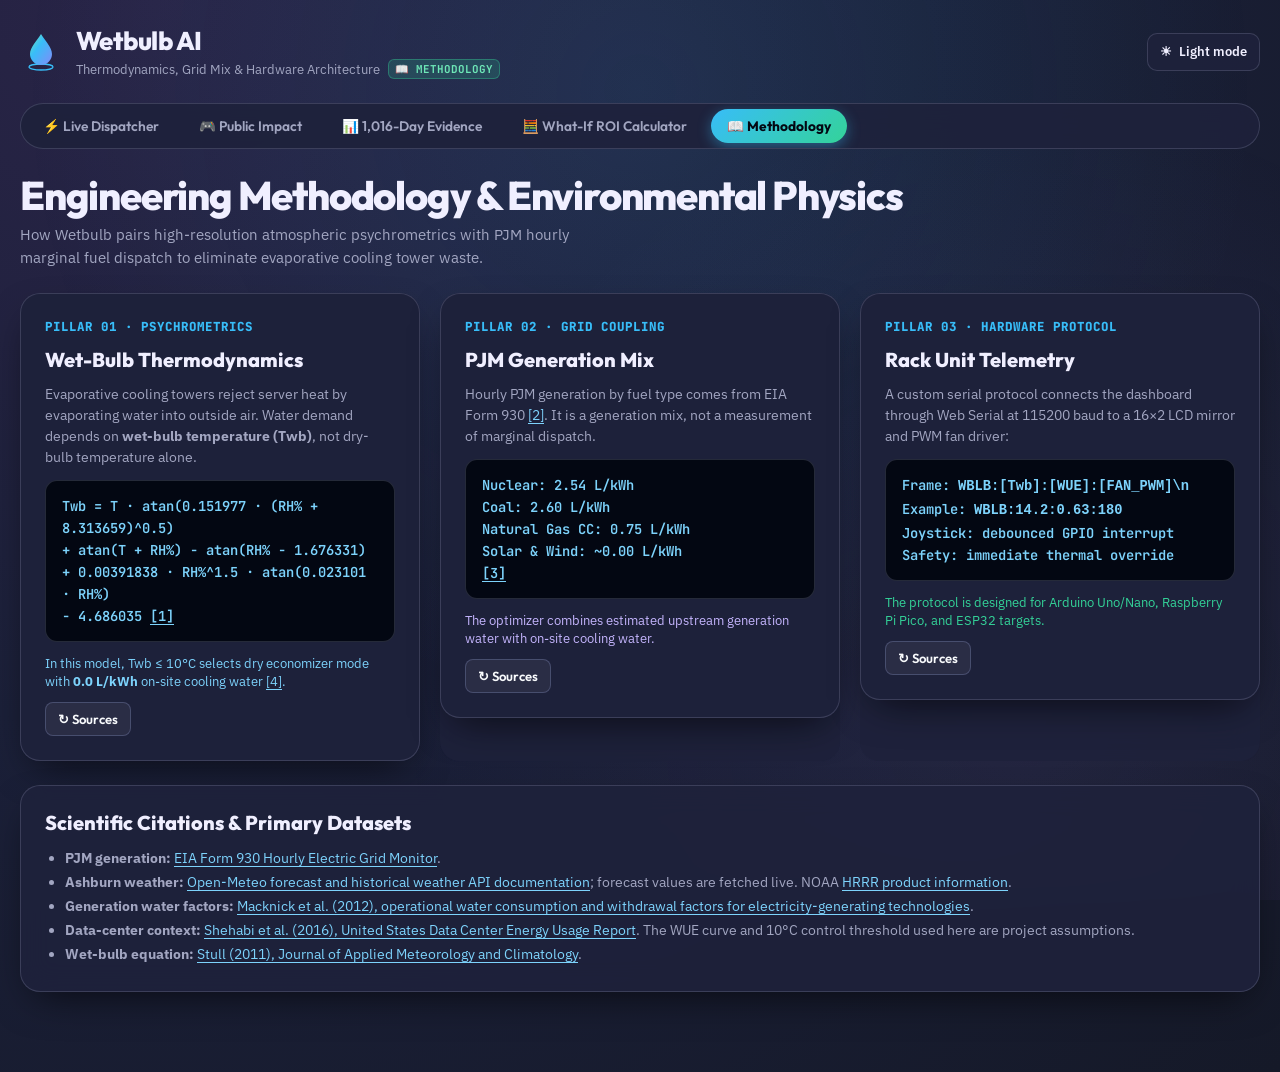
<file: methodology.html>
<!DOCTYPE html>
<html lang="en">
<head>
<meta charset="utf-8">
<meta name="viewport" content="width=device-width, initial-scale=1">
<title>Wetbulb AI · Engineering Methodology, Physics & Hardware Telemetry</title>
<link rel="preconnect" href="https://fonts.googleapis.com">
<link rel="preconnect" href="https://fonts.gstatic.com" crossorigin>
<link href="https://fonts.googleapis.com/css2?family=IBM+Plex+Sans:wght@400;500;600;700;800&family=JetBrains+Mono:wght@400;500;600;700&family=Outfit:wght@600;700;800;900&display=swap" rel="stylesheet">
<link rel="stylesheet" href="theme.css">
<script src="theme.js"></script>
<style>
:root {
  --bg: #030712;
  --panel: rgba(8, 15, 30, 0.75);
  --line: rgba(148, 163, 214, 0.14);
  --water: #38bdf8;
  --eco: #34d399;
  --carbon: #a78bfa;
  --muted: #94a3b8;
  --sans: "IBM Plex Sans", sans-serif;
  --mono: "JetBrains Mono", monospace;
  --display: "Outfit", sans-serif;
}
* { box-sizing: border-box; }
body {
  margin: 0;
  background: var(--bg);
  color: #f8fafc;
  font-family: var(--sans);
  min-height: 100vh;
  overflow-x: hidden;
  position: relative;
}
.ambient {
  position: fixed;
  inset: 0;
  pointer-events: none;
  background: radial-gradient(circle at 50% 10%, rgba(56, 189, 248, 0.1), transparent 60%),
              radial-gradient(circle at 80% 80%, rgba(167, 139, 250, 0.08), transparent 50%);
  z-index: 0;
}
.wrap {
  position: relative;
  max-width: 1300px;
  margin: 0 auto;
  padding: 24px 20px 80px;
  display: flex;
  flex-direction: column;
  gap: 24px;
  z-index: 1;
}

header.top {
  display: flex;
  justify-content: space-between;
  align-items: center;
  flex-wrap: wrap;
  gap: 16px;
}
.brand {
  display: flex;
  align-items: center;
  gap: 14px;
}
.brand h1 {
  font: 800 1.6rem var(--display);
  margin: 0;
  letter-spacing: -0.02em;
}
.brand p {
  margin: 2px 0 0;
  font-size: 0.8rem;
  color: var(--muted);
  display: flex;
  align-items: center;
  gap: 8px;
}
.eco-tag {
  font: 700 0.68rem var(--mono);
  padding: 2px 6px;
  border-radius: 6px;
  background: rgba(52, 211, 153, 0.18);
  color: #6ee7b7;
  border: 1px solid rgba(52, 211, 153, 0.35);
}

.site-nav {
  display: flex;
  align-items: center;
  gap: 8px;
  background: rgba(6, 12, 28, 0.75);
  backdrop-filter: blur(16px);
  -webkit-backdrop-filter: blur(16px);
  border: 1px solid var(--line);
  border-radius: 999px;
  padding: 5px 6px;
  overflow-x: auto;
  max-width: 100%;
}
.nav-tab {
  display: inline-flex;
  align-items: center;
  gap: 7px;
  padding: 8px 16px;
  border-radius: 999px;
  color: var(--muted);
  text-decoration: none;
  font: 600 0.86rem var(--display);
  transition: all 0.2s cubic-bezier(0.34, 1.56, 0.64, 1);
  white-space: nowrap;
}
.nav-tab:hover {
  color: #f8fafc;
  background: rgba(255, 255, 255, 0.08);
}
.nav-tab.active {
  color: #030712;
  background: linear-gradient(135deg, #38bdf8, #34d399);
  box-shadow: 0 4px 14px rgba(56, 189, 248, 0.4);
  font-weight: 700;
}

.card {
  border-radius: 20px;
  padding: 24px;
  background: var(--panel);
  backdrop-filter: blur(14px);
  -webkit-backdrop-filter: blur(14px);
  border: 1px solid var(--line);
  box-shadow: 0 16px 40px -15px rgba(0, 0, 0, 0.7);
  transform-style: preserve-3d;
  transition: transform 0.15s ease, border-color 0.2s ease;
}
.card:hover {
  border-color: rgba(56, 189, 248, 0.35);
}

.grid-3 {
  display: grid;
  grid-template-columns: repeat(3, 1fr);
  gap: 20px;
}
@media (max-width: 950px) {
  .grid-3 { grid-template-columns: 1fr; }
}

.step-badge {
  font: 800 0.78rem var(--mono);
  color: #38bdf8;
  letter-spacing: 0.08em;
  text-transform: uppercase;
}
.formula-box {
  background: #030712;
  border: 1px solid var(--line);
  border-radius: 12px;
  padding: 14px 16px;
  font: 600 0.86rem/1.6 var(--mono);
  color: #7dd3fc;
  margin: 12px 0;
  overflow-x: auto;
}
.flip-card { padding: 0; background: transparent; border: 0; box-shadow: none; perspective: 1100px; transform: none !important; transition: none; }
.flip-card:hover { border-color: transparent; }
.flip-inner { display: grid; transform-style: preserve-3d; transition: transform 700ms cubic-bezier(.2,.75,.2,1); }
.flip-card.is-flipped .flip-inner { transform: rotateY(180deg); }
.flip-face {
  grid-area: 1 / 1;
  min-width: 0;
  display: flex;
  flex-direction: column;
  gap: 12px;
  padding: 24px;
  border: 1px solid var(--line);
  border-radius: 20px;
  background: var(--panel);
  box-shadow: 0 16px 40px -15px rgba(0, 0, 0, 0.7);
  backface-visibility: hidden;
  -webkit-backface-visibility: hidden;
}
.flip-face > h3, .flip-face > p, .flip-face > .formula-box { margin-top: 0 !important; margin-bottom: 0 !important; }
.flip-back { transform: rotateY(180deg); }
.flip-toggle {
  align-self: flex-start;
  margin-top: auto;
  padding: 8px 12px;
  border: 1px solid rgba(148, 163, 214, 0.28);
  border-radius: 8px;
  color: #f8fafc;
  background: rgba(255,255,255,.06);
  font: 600 .82rem var(--display);
  cursor: pointer;
}
.flip-toggle:hover { border-color: var(--water); background: rgba(56,189,248,.12); }
.flip-toggle:focus-visible { outline: 2px solid var(--water); outline-offset: 3px; }
.card-sources { margin: 0; padding-left: 20px; color: var(--muted); font-size: .88rem; line-height: 1.65; }
.card-sources li + li { margin-top: 10px; }
.source-link { color: #7dd3fc; text-underline-offset: 3px; }
.model-note { color: var(--muted); font-size: .84rem; line-height: 1.55; }
@media (prefers-reduced-motion: reduce) { .flip-inner { transition-duration: 0.01ms; } }
</style>
</head>
<body>
<div class="ambient"></div>

<div class="wrap">
  <header class="top">
    <div class="brand">
      <svg class="logo" viewBox="0 0 42 42" style="width:42px;height:42px;">
        <defs>
          <linearGradient id="lg" x1="0" y1="0" x2="1" y2="1">
            <stop offset="0%" stop-color="#6ee7b7"/>
            <stop offset="40%" stop-color="#38bdf8"/>
            <stop offset="100%" stop-color="#818cf8"/>
          </linearGradient>
        </defs>
        <ellipse cx="21" cy="36" rx="12" ry="3" fill="none" stroke="#38bdf8" stroke-width="1.3"/>
        <path d="M21 3C17 10 10 16 10 23a11 11 0 0 0 22 0C32 16 25 10 21 3z" fill="url(#lg)"/>
      </svg>
      <div>
        <h1>Wetbulb AI</h1>
        <p>Thermodynamics, Grid Mix & Hardware Architecture <span class="eco-tag">📖 METHODOLOGY</span></p>
      </div>
    </div>
  </header>

  <!-- Multi-Page Site Navigation -->
  <nav class="site-nav" aria-label="Main Site Navigation">
    <a href="index.html" class="nav-tab">⚡ Live Dispatcher</a>
    <a href="impact.html" class="nav-tab">🎮 Public Impact</a>
    <a href="backtest.html" class="nav-tab">📊 1,016-Day Evidence</a>
    <a href="calculator.html" class="nav-tab">🧮 What-If ROI Calculator</a>
    <a href="methodology.html" class="nav-tab active">📖 Methodology</a>
  </nav>

  <div>
    <h2 style="font:800 clamp(1.8rem, 3.2vw, 2.5rem)/1.1 var(--display);letter-spacing:-0.03em;margin:0;">
      Engineering Methodology & Environmental Physics
    </h2>
    <p style="color:var(--muted);max-width:68ch;margin:6px 0 0;font-size:0.95rem;line-height:1.5;">
      How Wetbulb pairs high-resolution atmospheric psychrometrics with PJM hourly marginal fuel dispatch to eliminate evaporative cooling tower waste.
    </p>
  </div>

  <section class="grid-3" aria-label="Engineering methodology">
    <article class="card flip-card">
      <div class="flip-inner">
        <div class="flip-face flip-front">
          <span class="step-badge">Pillar 01 · Psychrometrics</span>
          <h3 style="font:800 1.25rem var(--display);">Wet-Bulb Thermodynamics</h3>
          <p style="color:var(--muted);font-size:0.88rem;line-height:1.5;">Evaporative cooling towers reject server heat by evaporating water into outside air. Water demand depends on <b>wet-bulb temperature (Twb)</b>, not dry-bulb temperature alone.</p>
          <div class="formula-box">
            Twb = T · atan(0.151977 · (RH% + 8.313659)^0.5)<br>
            + atan(T + RH%) - atan(RH% - 1.676331)<br>
            + 0.00391838 · RH%^1.5 · atan(0.023101 · RH%)<br>
            - 4.686035 <a class="source-link" href="#source-stull">[1]</a>
          </div>
          <p style="color:#7dd3fc;font-size:0.84rem;">In this model, Twb ≤ 10°C selects dry economizer mode with <b>0.0 L/kWh</b> on-site cooling water <a class="source-link" href="#source-model">[4]</a>.</p>
          <button class="flip-toggle" type="button" aria-label="Show psychrometrics sources" aria-expanded="false">↻ Sources</button>
        </div>
        <div class="flip-face flip-back" aria-hidden="true" inert>
          <span class="step-badge">Source Notes · 01</span>
          <h3 style="font:800 1.25rem var(--display);">Psychrometrics</h3>
          <ul class="card-sources">
            <li id="source-stull"><a class="source-link" href="https://doi.org/10.1175/JAMC-D-11-0143.1" target="_blank" rel="noopener noreferrer">Stull (2011), wet-bulb temperature from relative humidity and air temperature</a>. The approximation is intended for ordinary near-surface conditions (−20 to 50°C; 5–99% RH).</li>
            <li id="source-model">The 10°C switch point and linear WUE curve are implementation assumptions, not a universal data-center operating standard. Facilities should replace them with site-specific controls and measured water data.</li>
          </ul>
          <button class="flip-toggle" type="button" aria-label="Return to psychrometrics overview" aria-pressed="false">↻ Back</button>
        </div>
      </div>
    </article>

    <article class="card flip-card">
      <div class="flip-inner">
        <div class="flip-face flip-front">
          <span class="step-badge">Pillar 02 · Grid Coupling</span>
          <h3 style="font:800 1.25rem var(--display);">PJM Generation Mix</h3>
          <p style="color:var(--muted);font-size:0.88rem;line-height:1.5;">Hourly PJM generation by fuel type comes from EIA Form 930 <a class="source-link" href="#source-eia">[2]</a>. It is a generation mix, not a measurement of marginal dispatch.</p>
          <div class="formula-box">
            Nuclear: 2.54 L/kWh<br>
            Coal: 2.60 L/kWh<br>
            Natural Gas CC: 0.75 L/kWh<br>
            Solar & Wind: ~0.00 L/kWh<br>
            <a class="source-link" href="#source-macknick">[3]</a>
          </div>
          <p style="color:#c4b5fd;font-size:0.84rem;">The optimizer combines estimated upstream generation water with on-site cooling water.</p>
          <button class="flip-toggle" type="button" aria-label="Show grid coupling sources" aria-expanded="false">↻ Sources</button>
        </div>
        <div class="flip-face flip-back" aria-hidden="true" inert>
          <span class="step-badge">Source Notes · 02</span>
          <h3 style="font:800 1.25rem var(--display);">Grid Coupling</h3>
          <ul class="card-sources">
            <li id="source-eia"><a class="source-link" href="https://www.eia.gov/electricity/gridmonitor/" target="_blank" rel="noopener noreferrer">U.S. Energy Information Administration, Hourly Electric Grid Monitor (Form EIA-930)</a>, the primary hourly generation dataset.</li>
            <li id="source-macknick"><a class="source-link" href="https://doi.org/10.1088/1748-9326/7/4/045802" target="_blank" rel="noopener noreferrer">Macknick et al. (2012), operational water consumption and withdrawal factors for electricity-generating technologies</a>. Factors vary by plant and cooling system; these are representative model inputs, not PJM real-time measurements.</li>
          </ul>
          <button class="flip-toggle" type="button" aria-label="Return to grid coupling overview" aria-pressed="false">↻ Back</button>
        </div>
      </div>
    </article>

    <article class="card flip-card">
      <div class="flip-inner">
        <div class="flip-face flip-front">
          <span class="step-badge">Pillar 03 · Hardware Protocol</span>
          <h3 style="font:800 1.25rem var(--display);">Rack Unit Telemetry</h3>
          <p style="color:var(--muted);font-size:0.88rem;line-height:1.5;">A custom serial protocol connects the dashboard through Web Serial at 115200 baud to a 16×2 LCD mirror and PWM fan driver:</p>
          <div class="formula-box">
            Frame: <code>WBLB:[Twb]:[WUE]:[FAN_PWM]\n</code><br>
            Example: <code>WBLB:14.2:0.63:180</code><br>
            Joystick: debounced GPIO interrupt<br>
            Safety: immediate thermal override
          </div>
          <p style="color:#34d399;font-size:0.84rem;">The protocol is designed for Arduino Uno/Nano, Raspberry Pi Pico, and ESP32 targets.</p>
          <button class="flip-toggle" type="button" aria-label="Show hardware protocol sources" aria-expanded="false">↻ Sources</button>
        </div>
        <div class="flip-face flip-back" aria-hidden="true" inert>
          <span class="step-badge">Source Notes · 03</span>
          <h3 style="font:800 1.25rem var(--display);">Hardware Protocol</h3>
          <ul class="card-sources">
            <li><a class="source-link" href="https://developer.mozilla.org/en-US/docs/Web/API/Web_Serial_API" target="_blank" rel="noopener noreferrer">MDN Web Serial API reference</a>; browser and device support varies.</li>
            <li><a class="source-link" href="https://docs.arduino.cc/hardware/uno-rev3/" target="_blank" rel="noopener noreferrer">Arduino Uno documentation</a>, <a class="source-link" href="https://www.raspberrypi.com/documentation/microcontrollers/pico-series.html" target="_blank" rel="noopener noreferrer">Raspberry Pi Pico documentation</a>, and <a class="source-link" href="https://docs.espressif.com/projects/arduino-esp32/en/latest/" target="_blank" rel="noopener noreferrer">Arduino-ESP32 documentation</a>.</li>
            <li>Each board requires compatible firmware and a supported serial connection; this is not plug-and-play without that setup.</li>
          </ul>
          <button class="flip-toggle" type="button" aria-label="Return to hardware protocol overview" aria-pressed="false">↻ Back</button>
        </div>
      </div>
    </article>
  </section>

  <!-- Sources & Citations -->
  <article class="card">
    <h3 style="margin:0 0 12px;font:800 1.25rem var(--display);">Scientific Citations & Primary Datasets</h3>
    <ul style="margin:0;padding-left:20px;color:var(--muted);font-size:0.88rem;line-height:1.7;">
      <li><b>PJM generation:</b> <a class="source-link" href="https://www.eia.gov/electricity/gridmonitor/" target="_blank" rel="noopener noreferrer">EIA Form 930 Hourly Electric Grid Monitor</a>.</li>
      <li><b>Ashburn weather:</b> <a class="source-link" href="https://open-meteo.com/en/docs" target="_blank" rel="noopener noreferrer">Open-Meteo forecast and historical weather API documentation</a>; forecast values are fetched live. NOAA <a class="source-link" href="https://www.nco.ncep.noaa.gov/pmb/products/hrrr/" target="_blank" rel="noopener noreferrer">HRRR product information</a>.</li>
      <li><b>Generation water factors:</b> <a class="source-link" href="https://doi.org/10.1088/1748-9326/7/4/045802" target="_blank" rel="noopener noreferrer">Macknick et al. (2012), operational water consumption and withdrawal factors for electricity-generating technologies</a>.</li>
      <li><b>Data-center context:</b> <a class="source-link" href="https://eta-publications.lbl.gov/publications/united-states-data-center-energy-usage" target="_blank" rel="noopener noreferrer">Shehabi et al. (2016), United States Data Center Energy Usage Report</a>. The WUE curve and 10°C control threshold used here are project assumptions.</li>
      <li><b>Wet-bulb equation:</b> <a class="source-link" href="https://doi.org/10.1175/JAMC-D-11-0143.1" target="_blank" rel="noopener noreferrer">Stull (2011), Journal of Applied Meteorology and Climatology</a>.</li>
    </ul>
  </article>
</div>

<script>
document.querySelectorAll(".flip-card").forEach(card => {
  const front = card.querySelector(".flip-front");
  const back = card.querySelector(".flip-back");
  const frontButton = front.querySelector(".flip-toggle");
  const setFlipped = flipped => {
    card.classList.toggle("is-flipped", flipped);
    front.inert = flipped;
    front.setAttribute("aria-hidden", String(flipped));
    back.inert = !flipped;
    back.setAttribute("aria-hidden", String(!flipped));
    frontButton.setAttribute("aria-expanded", String(flipped));
  };
  card.querySelectorAll(".flip-toggle").forEach(button => {
    button.addEventListener("click", () => {
      setFlipped(!card.classList.contains("is-flipped"));
    });
  });
  card.querySelectorAll('a[href^="#source-"]').forEach(link => {
    link.addEventListener("click", () => setFlipped(true));
  });
});
</script>
</body>
</html>
</file>
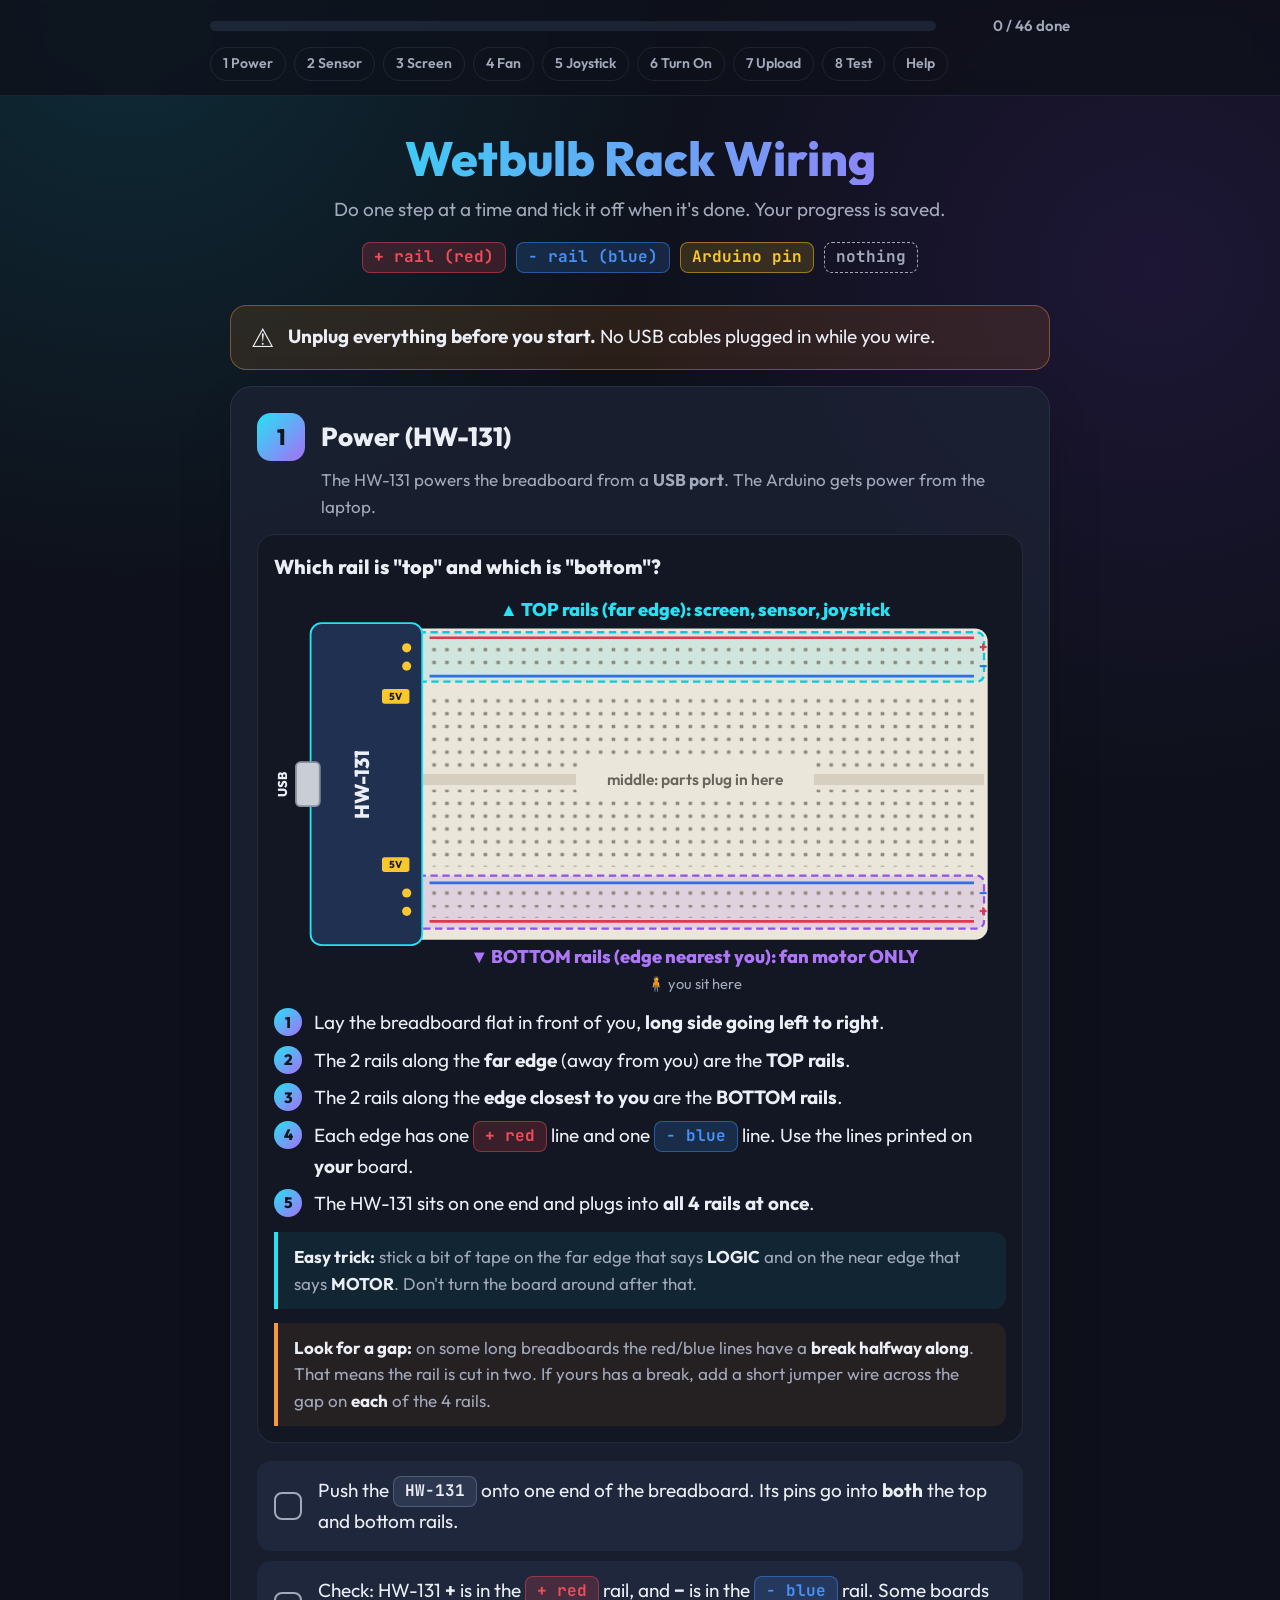
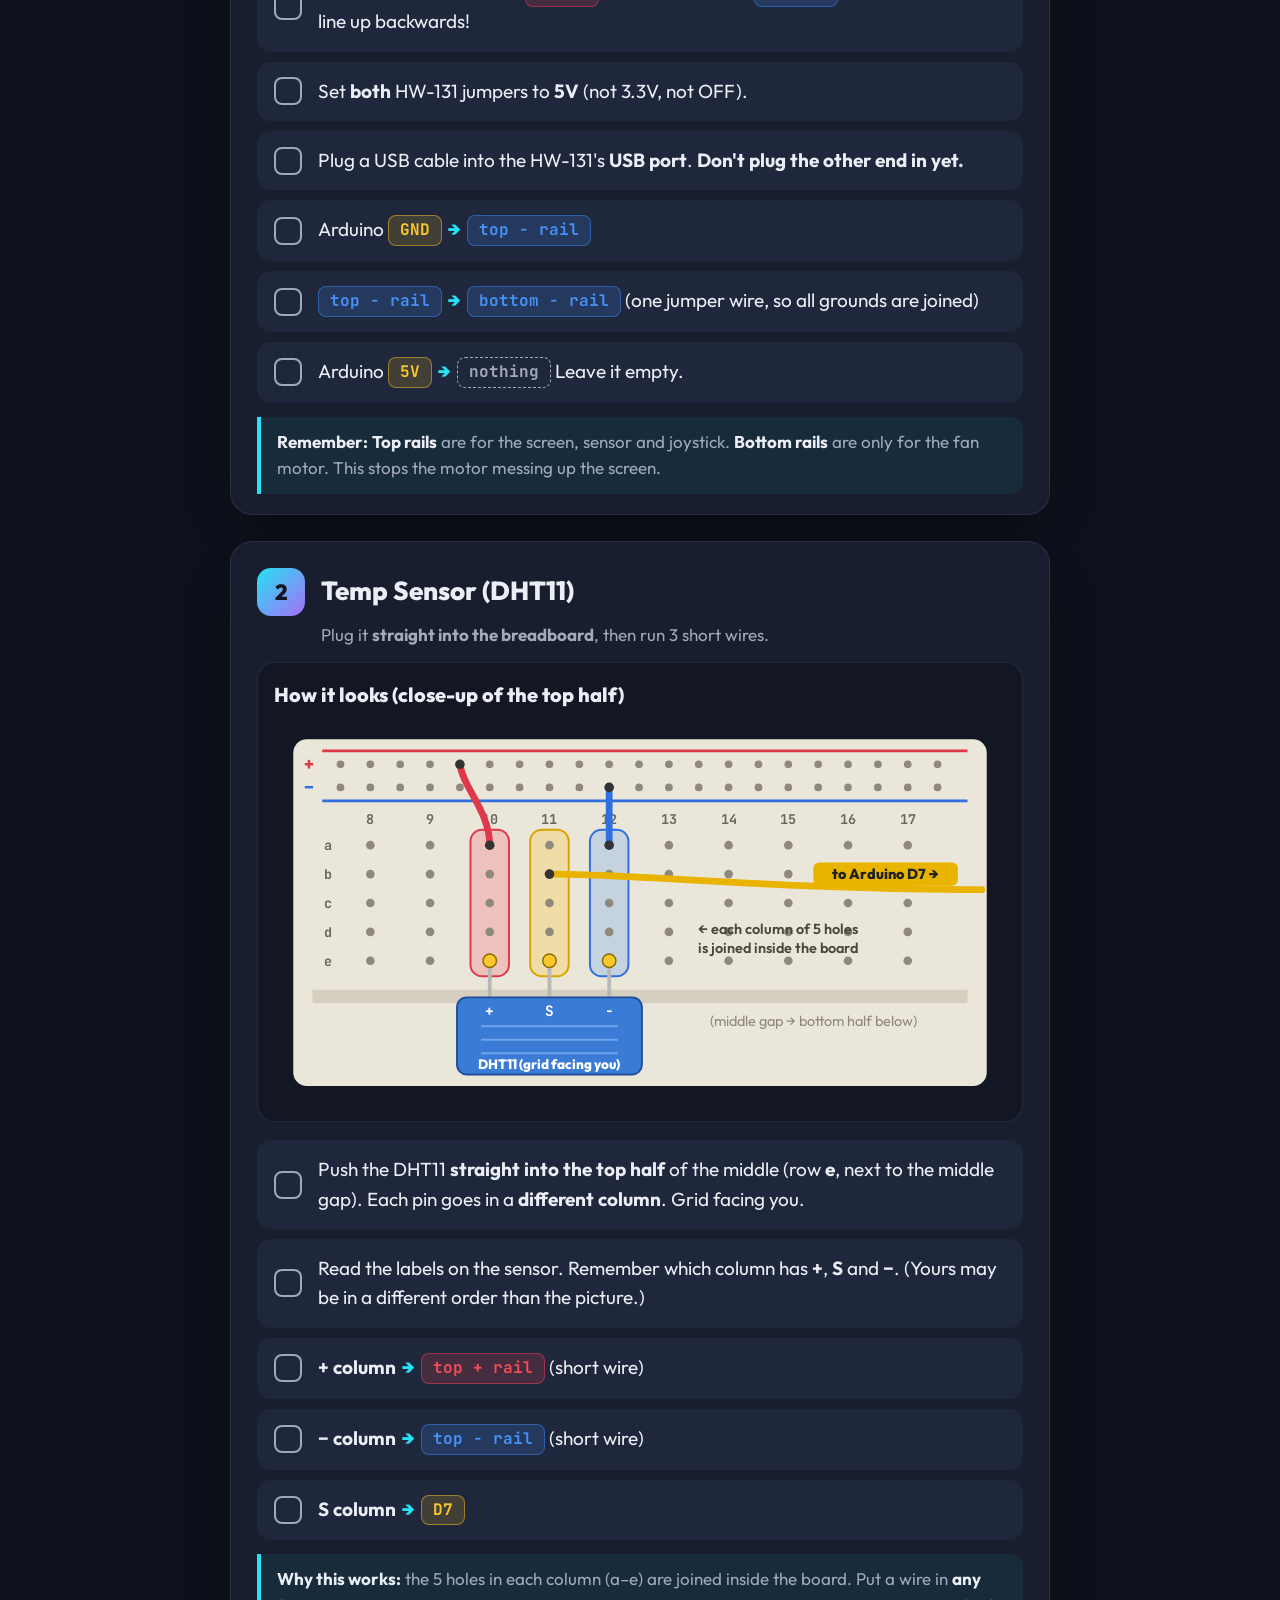
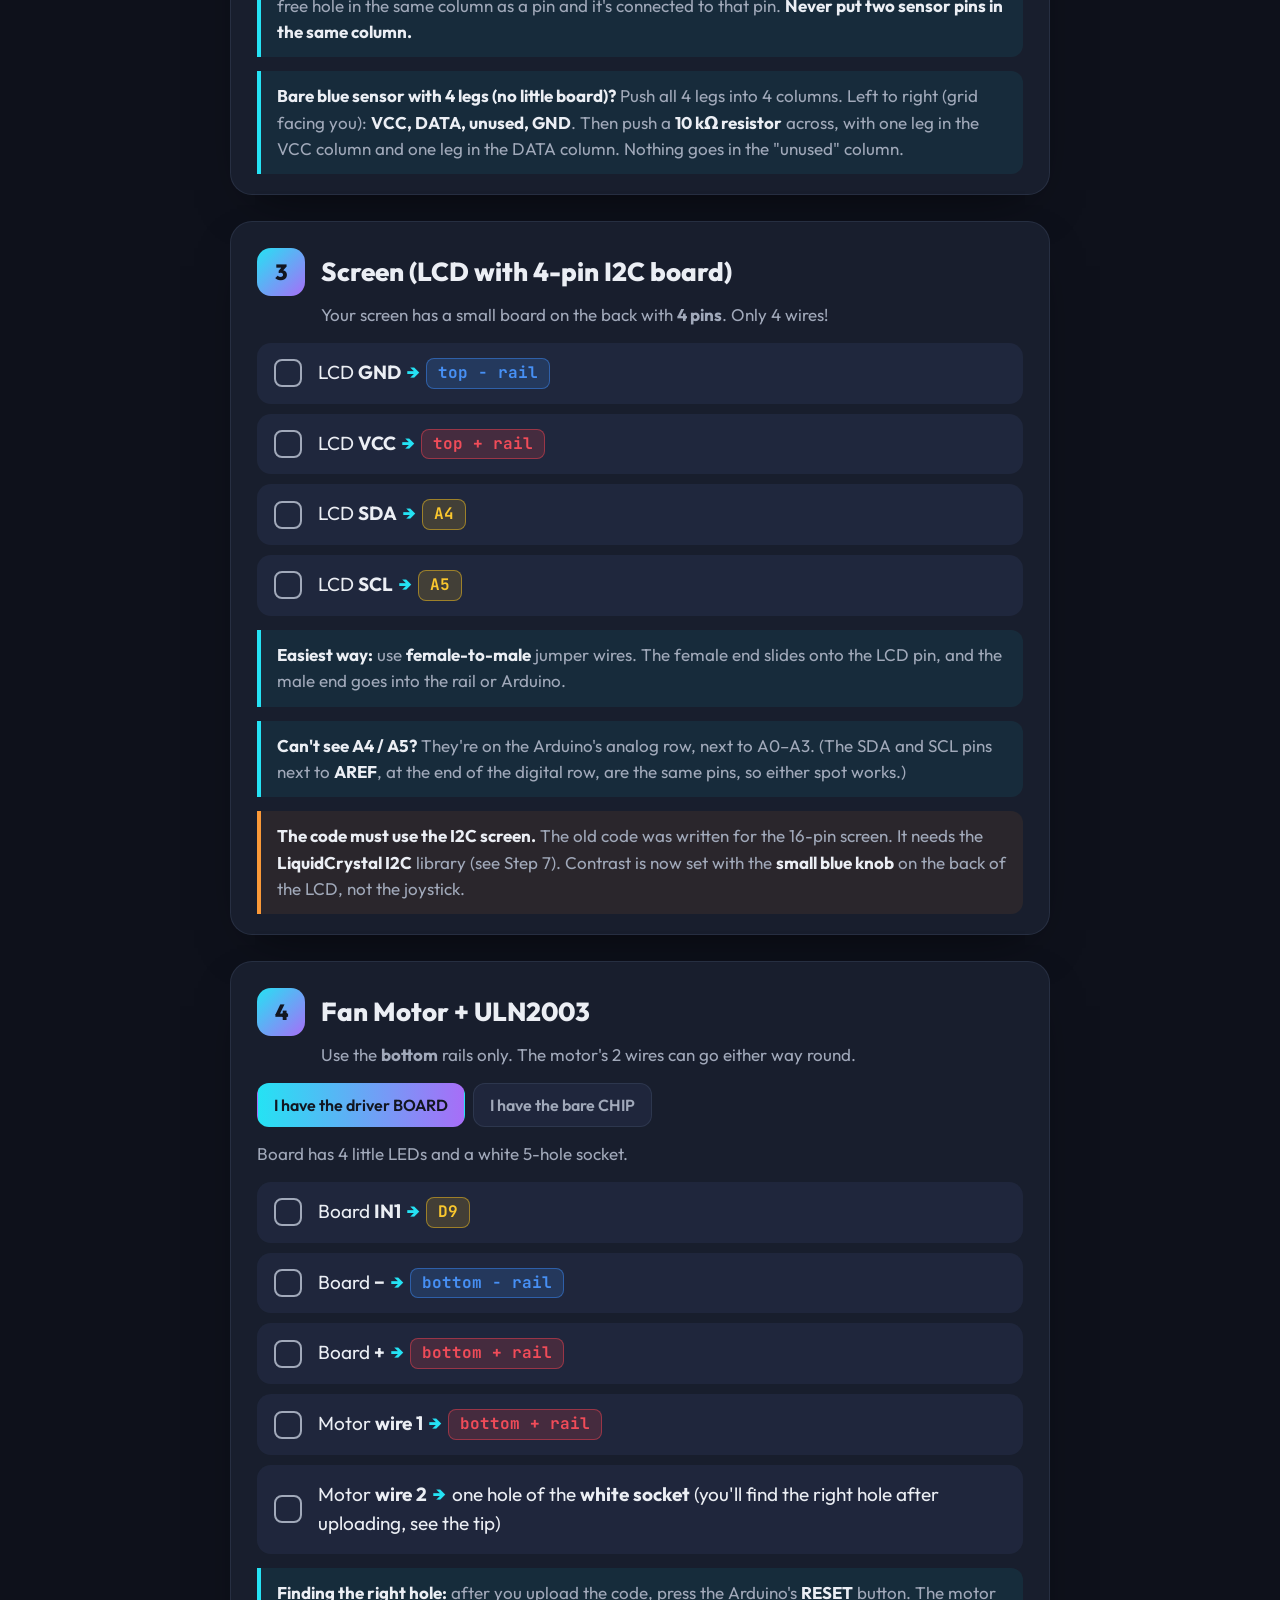
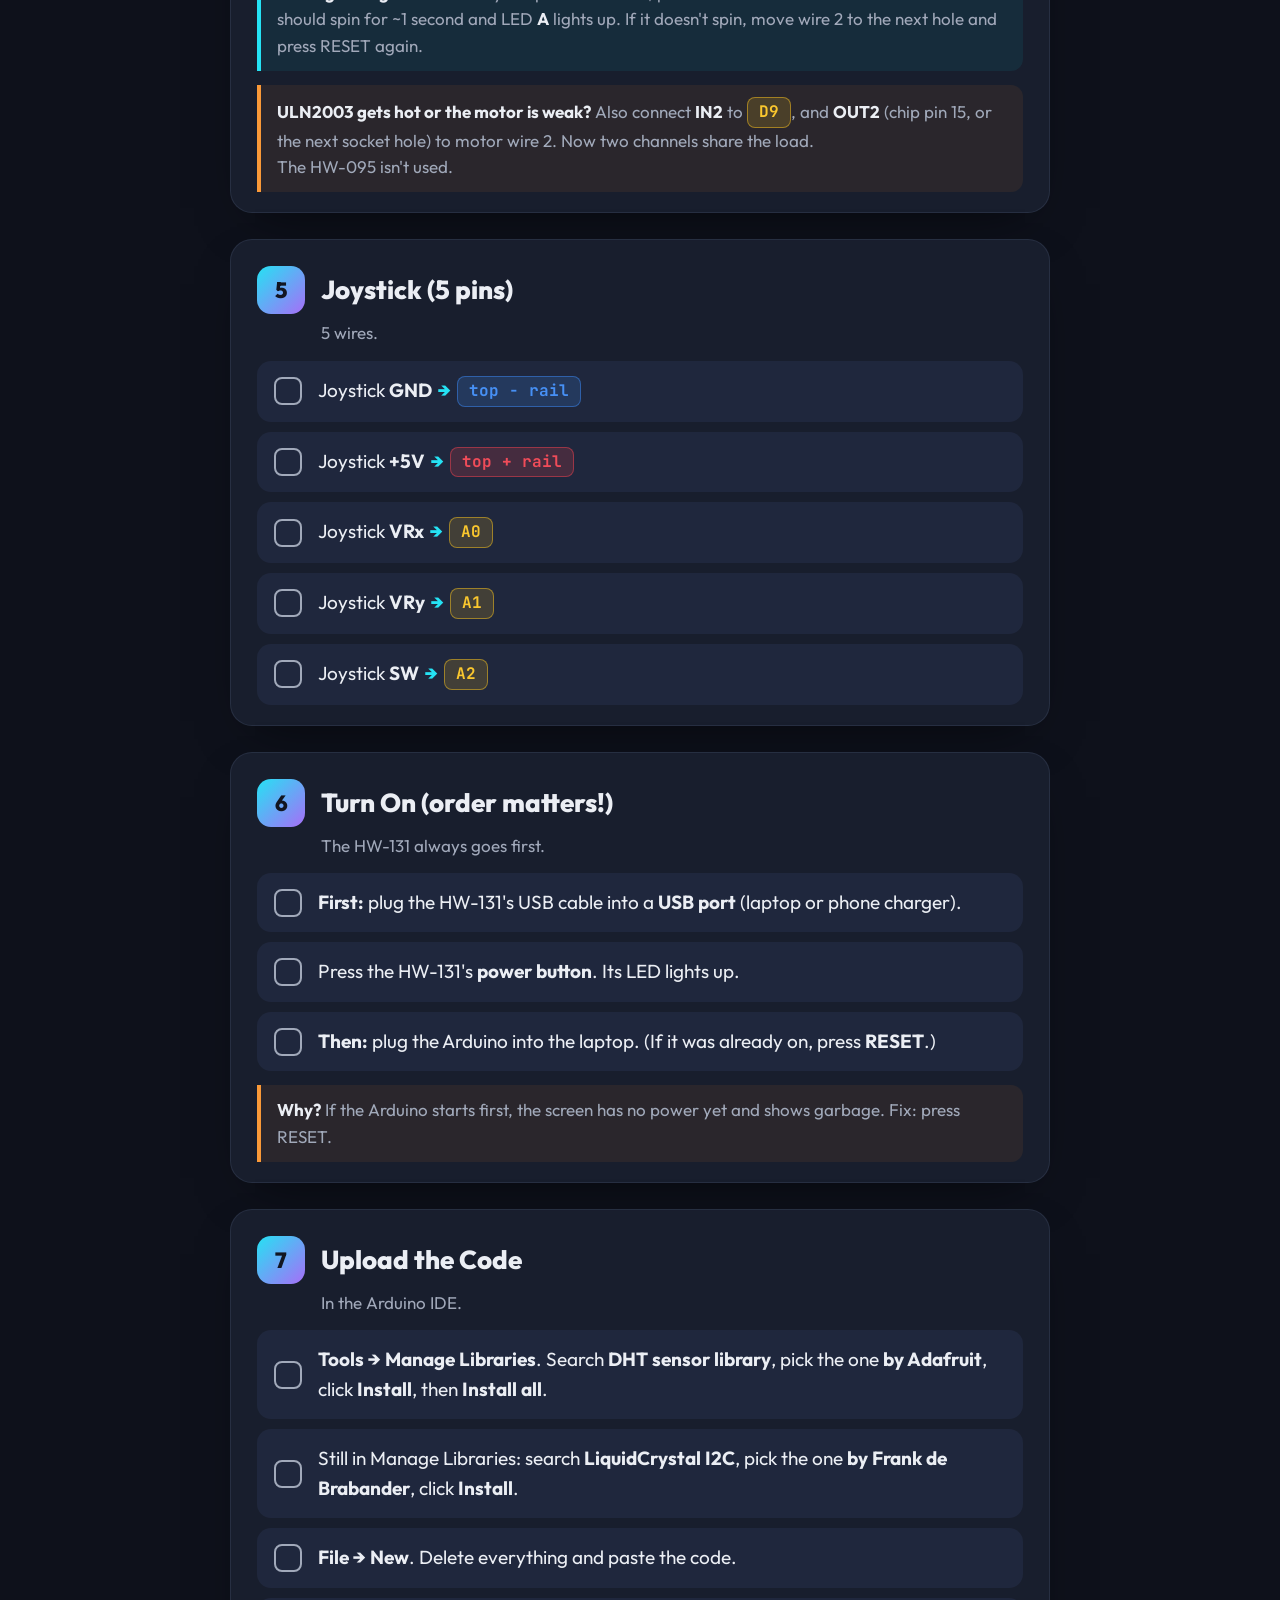
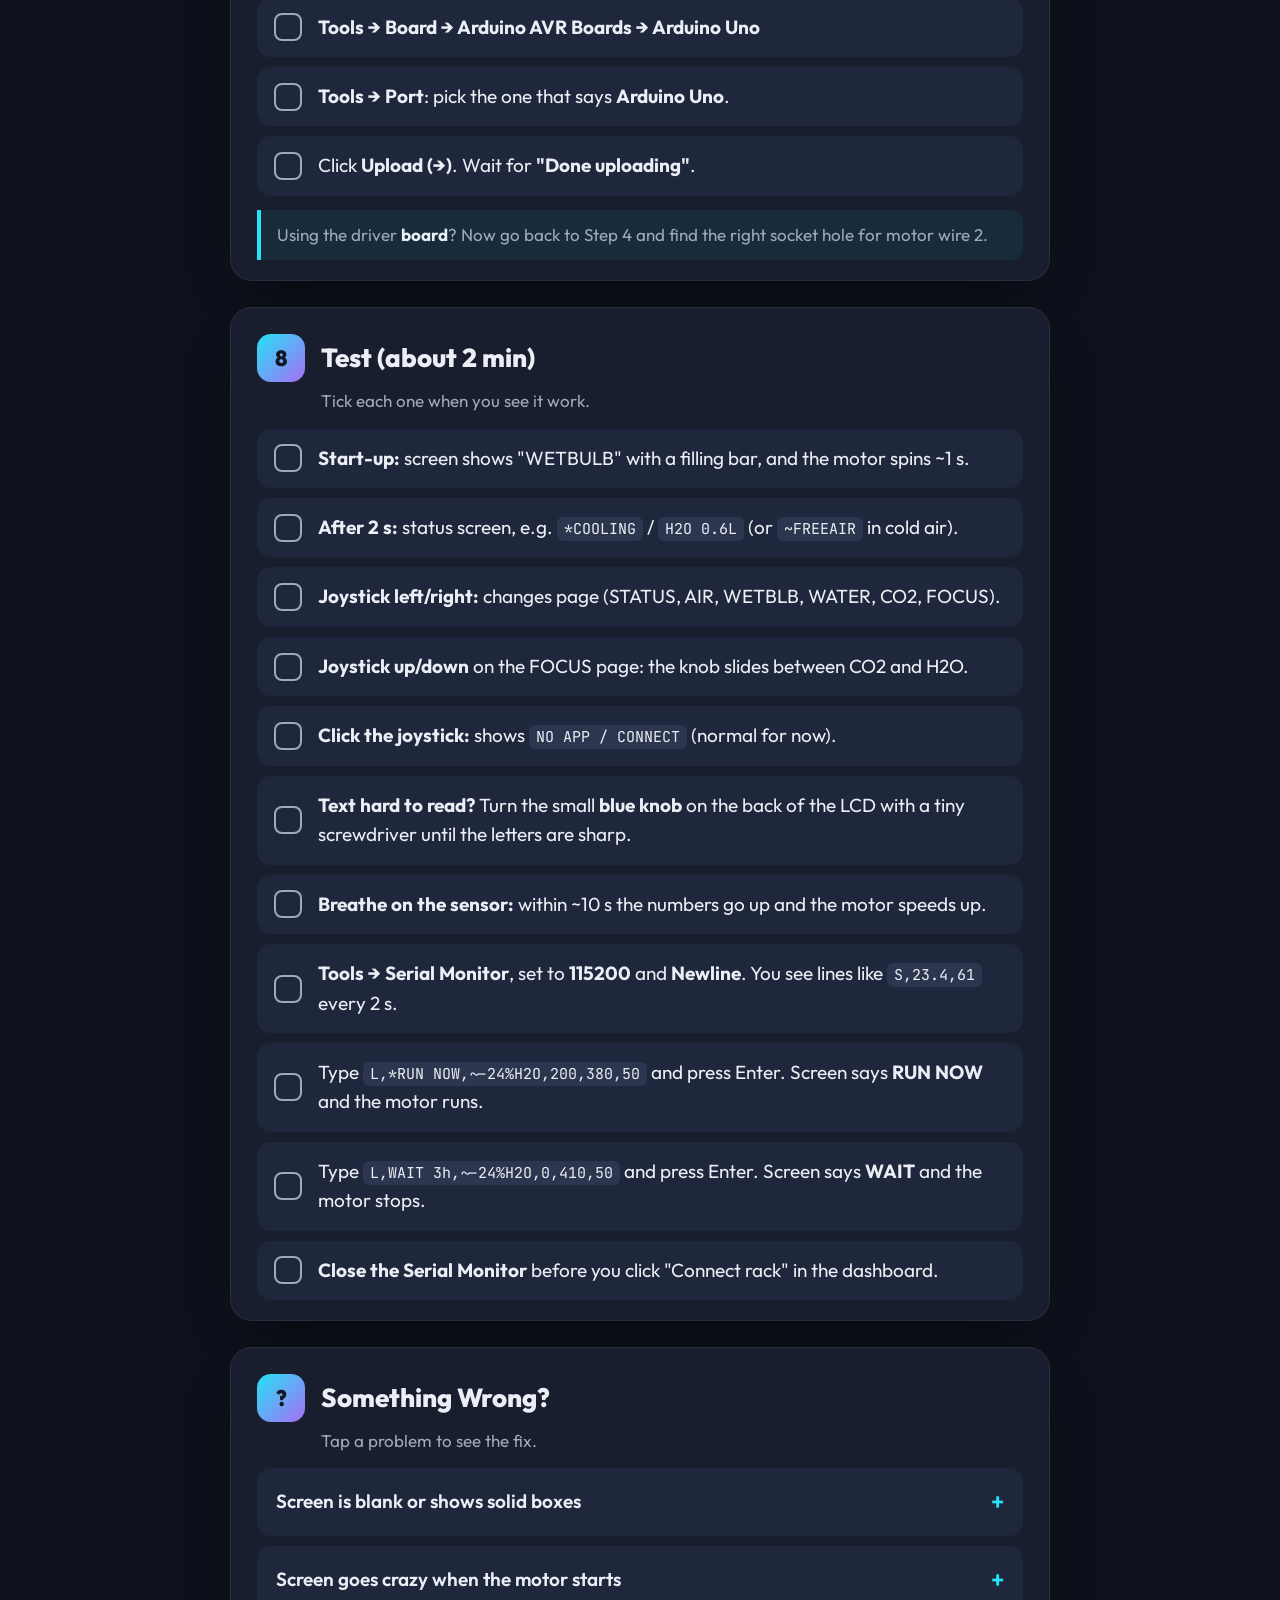
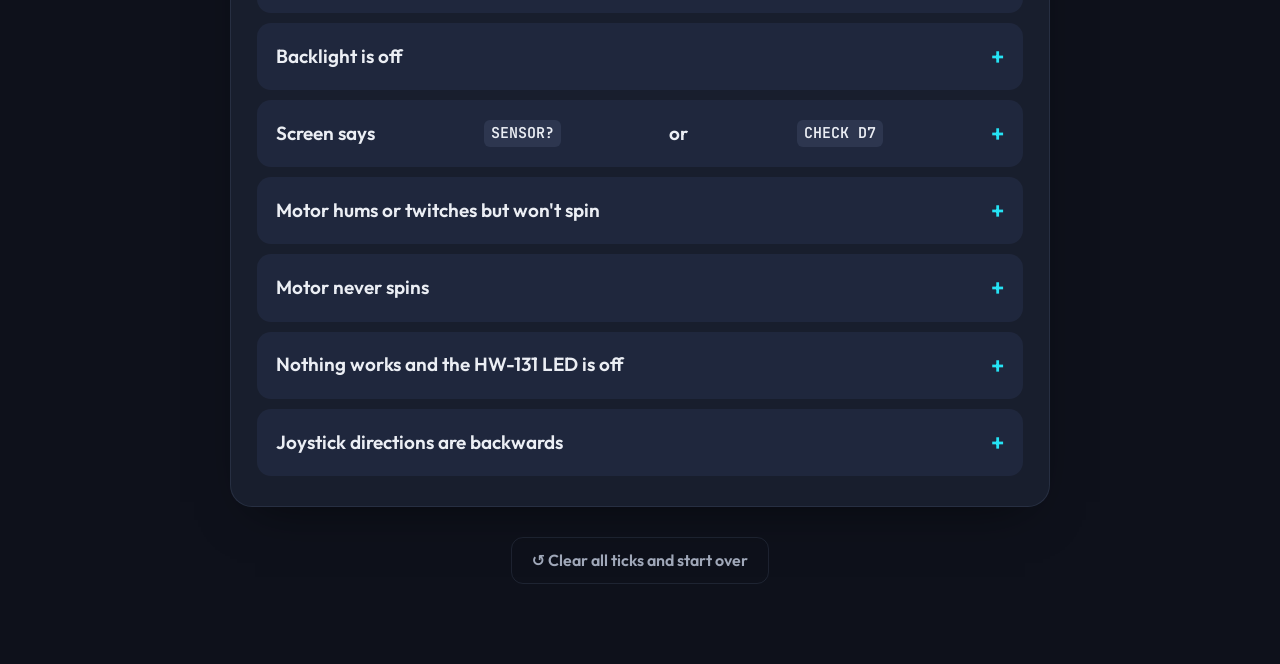
<file: Wiring.html>
<!DOCTYPE html>
<html lang="en">
<head>
<meta charset="UTF-8">
<meta name="viewport" content="width=device-width, initial-scale=1.0">
<title>Wetbulb Rack – Easy Wiring Guide</title>
<meta name="description" content="Simple step-by-step wiring guide for the Wetbulb rack: Arduino Uno, HW-131 USB power module, DHT11, LCD, fan motor with ULN2003, and joystick.">
<link rel="preconnect" href="https://fonts.googleapis.com">
<link rel="preconnect" href="https://fonts.gstatic.com" crossorigin>
<link href="https://fonts.googleapis.com/css2?family=Outfit:wght@400;600;800&family=JetBrains+Mono:wght@500;700&display=swap" rel="stylesheet">
<style>
  :root {
    --bg: hsl(225, 30%, 8%);
    --card: hsla(225, 30%, 16%, 0.75);
    --card-border: hsla(220, 40%, 70%, 0.12);
    --text: hsl(220, 30%, 94%);
    --muted: hsl(220, 15%, 68%);
    --accent: hsl(185, 90%, 55%);
    --accent2: hsl(265, 90%, 70%);
    --plus: hsl(355, 85%, 62%);
    --minus: hsl(215, 90%, 62%);
    --pin: hsl(45, 95%, 58%);
    --done: hsl(150, 70%, 50%);
    --warn: hsl(30, 95%, 60%);
  }
  * { box-sizing: border-box; margin: 0; padding: 0; }
  html { scroll-behavior: smooth; scroll-padding-top: 120px; }
  body {
    font-family: 'Outfit', system-ui, sans-serif;
    background: var(--bg);
    color: var(--text);
    font-size: 19px;
    line-height: 1.55;
    min-height: 100vh;
    background-image:
      radial-gradient(circle at 10% 0%, hsla(185, 90%, 50%, 0.13), transparent 40%),
      radial-gradient(circle at 90% 30%, hsla(265, 90%, 60%, 0.12), transparent 40%);
    background-attachment: fixed;
  }

  /* ---------- Top bar ---------- */
  .topbar {
    position: sticky; top: 0; z-index: 10;
    backdrop-filter: blur(14px);
    background: hsla(225, 30%, 8%, 0.8);
    border-bottom: 1px solid var(--card-border);
    padding: 14px 20px 12px;
  }
  .topbar-inner { max-width: 860px; margin: 0 auto; }
  .progress-row { display: flex; align-items: center; gap: 14px; }
  .progress-track {
    flex: 1; height: 10px; border-radius: 99px;
    background: hsla(220, 30%, 50%, 0.18); overflow: hidden;
  }
  .progress-fill {
    height: 100%; width: 0%;
    background: linear-gradient(90deg, var(--accent), var(--accent2));
    border-radius: 99px; transition: width .4s ease;
  }
  .progress-label { font-weight: 600; font-size: 15px; color: var(--muted); min-width: 120px; text-align: right; }
  .nav { display: flex; gap: 8px; overflow-x: auto; margin-top: 10px; padding-bottom: 2px; scrollbar-width: none; }
  .nav::-webkit-scrollbar { display: none; }
  .nav a {
    flex-shrink: 0; text-decoration: none; color: var(--muted);
    font-size: 14px; font-weight: 600; padding: 5px 12px; border-radius: 99px;
    border: 1px solid var(--card-border); transition: all .2s;
  }
  .nav a:hover { color: var(--text); border-color: var(--accent); }
  .nav a.complete { color: var(--done); border-color: hsla(150, 70%, 50%, .5); }

  /* ---------- Layout ---------- */
  main { max-width: 860px; margin: 0 auto; padding: 36px 20px 80px; }
  header.hero { text-align: center; margin-bottom: 32px; }
  .hero h1 {
    font-size: clamp(32px, 6vw, 48px); font-weight: 800; line-height: 1.1;
    background: linear-gradient(90deg, var(--accent), var(--accent2));
    -webkit-background-clip: text; background-clip: text; color: transparent;
  }
  .hero p { color: var(--muted); margin-top: 10px; }

  .legend {
    display: flex; flex-wrap: wrap; gap: 10px; justify-content: center;
    margin: 18px 0 8px;
  }

  .alert {
    display: flex; gap: 14px; align-items: flex-start;
    padding: 16px 20px; border-radius: 16px; margin: 16px 0;
    background: hsla(30, 95%, 55%, 0.12);
    border: 1px solid hsla(30, 95%, 60%, 0.4);
  }
  .alert .icon { font-size: 26px; line-height: 1.2; }
  .alert.info { background: hsla(185, 90%, 50%, 0.10); border-color: hsla(185, 90%, 55%, 0.35); }

  section.part {
    background: var(--card);
    border: 1px solid var(--card-border);
    border-radius: 22px;
    padding: 26px 26px 20px;
    margin-bottom: 26px;
    box-shadow: 0 20px 50px -25px rgba(0,0,0,.6);
    animation: rise .5s ease both;
  }
  @keyframes rise { from { opacity: 0; transform: translateY(14px); } to { opacity: 1; transform: none; } }

  .part-head { display: flex; align-items: center; gap: 16px; margin-bottom: 6px; }
  .num {
    width: 48px; height: 48px; flex-shrink: 0; border-radius: 14px;
    display: grid; place-items: center; font-weight: 800; font-size: 22px;
    background: linear-gradient(135deg, var(--accent), var(--accent2)); color: hsl(225, 30%, 10%);
    transition: background .3s;
  }
  section.part.complete .num { background: var(--done); }
  .part-head h2 { font-size: 26px; font-weight: 800; }
  .part-sub { color: var(--muted); margin: 0 0 14px 64px; font-size: 17px; }

  /* ---------- Steps ---------- */
  ol.steps { list-style: none; display: flex; flex-direction: column; gap: 10px; }
  .step label {
    display: flex; align-items: center; gap: 16px; cursor: pointer;
    padding: 14px 16px; border-radius: 14px;
    background: hsla(225, 30%, 22%, 0.55);
    border: 1px solid transparent;
    transition: background .2s, border-color .2s, transform .15s;
  }
  .step label:hover { border-color: hsla(185, 90%, 55%, .4); transform: translateX(3px); }
  .step input { position: absolute; opacity: 0; pointer-events: none; }
  .box {
    width: 28px; height: 28px; flex-shrink: 0; border-radius: 8px;
    border: 2.5px solid var(--muted); display: grid; place-items: center;
    transition: all .2s;
  }
  .box::after { content: '✓'; font-weight: 800; font-size: 18px; color: hsl(225,30%,10%); transform: scale(0); transition: transform .2s; }
  .step input:checked + .box { background: var(--done); border-color: var(--done); }
  .step input:checked + .box::after { transform: scale(1); }
  .step input:checked ~ .txt { opacity: .5; text-decoration: line-through; text-decoration-color: hsla(0,0%,100%,.3); }
  .step input:focus-visible + .box { outline: 3px solid var(--accent); outline-offset: 2px; }
  .txt { flex: 1; }
  .arrow { color: var(--accent); font-weight: 800; margin: 0 6px; }

  /* ---------- Tags ---------- */
  .tag {
    display: inline-block; padding: 2px 11px; border-radius: 8px;
    font-family: 'JetBrains Mono', monospace; font-weight: 700; font-size: 16px;
    white-space: nowrap; vertical-align: 1px;
  }
  .tag.plus  { background: hsla(355, 85%, 60%, .18); color: var(--plus);  border: 1px solid hsla(355, 85%, 60%, .5); }
  .tag.minus { background: hsla(215, 90%, 60%, .18); color: var(--minus); border: 1px solid hsla(215, 90%, 60%, .5); }
  .tag.pin   { background: hsla(45, 95%, 55%, .16);  color: var(--pin);   border: 1px solid hsla(45, 95%, 55%, .5); }
  .tag.part  { background: hsla(220, 30%, 60%, .16); color: var(--text);  border: 1px solid hsla(220, 30%, 70%, .3); }
  .tag.none  { background: transparent; color: var(--muted); border: 1px dashed var(--muted); }

  .tip {
    margin-top: 14px; padding: 12px 16px; border-left: 4px solid var(--accent);
    background: hsla(185, 90%, 50%, 0.07); border-radius: 0 12px 12px 0;
    font-size: 17px; color: var(--muted);
  }
  .tip b { color: var(--text); }
  .tip.warn { border-color: var(--warn); background: hsla(30, 95%, 55%, 0.08); }

  /* ---------- Tabs ---------- */
  .tabs { display: flex; gap: 8px; margin-bottom: 14px; flex-wrap: wrap; }
  .tab {
    font: inherit; font-size: 16px; font-weight: 600; cursor: pointer;
    padding: 9px 16px; border-radius: 12px; color: var(--muted);
    background: hsla(225, 30%, 22%, 0.55); border: 1px solid var(--card-border);
    transition: all .2s;
  }
  .tab:hover { color: var(--text); }
  .tab.active { color: hsl(225,30%,10%); background: linear-gradient(90deg, var(--accent), var(--accent2)); border-color: transparent; }
  .tab-panel { display: none; }
  .tab-panel.active { display: block; animation: rise .3s ease both; }

  /* ---------- Troubleshooting ---------- */
  details {
    background: hsla(225, 30%, 22%, 0.55); border-radius: 14px;
    margin-bottom: 10px; border: 1px solid transparent; transition: border-color .2s;
  }
  details[open] { border-color: hsla(185, 90%, 55%, .35); }
  summary {
    cursor: pointer; padding: 14px 18px; font-weight: 600; list-style: none;
    display: flex; justify-content: space-between; align-items: center; gap: 12px;
  }
  summary::-webkit-details-marker { display: none; }
  summary::after { content: '+'; font-size: 24px; color: var(--accent); transition: transform .2s; }
  details[open] summary::after { transform: rotate(45deg); }
  details .fix { padding: 0 18px 16px; color: var(--muted); }
  details .fix ol { padding-left: 22px; }
  details .fix li { margin: 4px 0; }

  code {
    font-family: 'JetBrains Mono', monospace; font-size: 15px;
    background: hsla(220, 30%, 60%, .15); padding: 2px 7px; border-radius: 6px; color: var(--text);
    word-break: break-word;
  }

  .reset-btn {
    display: block; margin: 30px auto 0; font: inherit; font-weight: 600; font-size: 16px;
    color: var(--muted); background: none; border: 1px solid var(--card-border);
    padding: 10px 20px; border-radius: 12px; cursor: pointer; transition: all .2s;
  }
  .reset-btn:hover { color: var(--text); border-color: var(--plus); }

  .diagram {
    margin: 4px 0 18px; padding: 16px; border-radius: 18px;
    background: hsla(225, 30%, 10%, 0.7); border: 1px solid var(--card-border);
  }
  .diagram svg { width: 100%; height: auto; display: block; }
  .diagram-title { font-weight: 800; font-size: 20px; margin-bottom: 10px; }
  .how-to { list-style: none; display: grid; gap: 8px; margin-top: 14px; }
  .how-to li { display: flex; gap: 12px; align-items: flex-start; }
  .how-to .dot {
    flex-shrink: 0; width: 28px; height: 28px; border-radius: 50%; display: grid; place-items: center;
    font-weight: 800; font-size: 15px; color: hsl(225,30%,10%);
    background: linear-gradient(135deg, var(--accent), var(--accent2));
  }

  .celebrate {
    display: none; text-align: center; padding: 26px; border-radius: 22px; margin-bottom: 26px;
    background: linear-gradient(135deg, hsla(150,70%,45%,.2), hsla(185,90%,50%,.2));
    border: 1px solid hsla(150,70%,50%,.5); font-size: 22px; font-weight: 800;
  }
  .celebrate.show { display: block; animation: rise .5s ease both; }

  @media (max-width: 600px) {
    body { font-size: 17px; }
    section.part { padding: 20px 16px 16px; }
    .part-sub { margin-left: 0; }
    .part-head h2 { font-size: 22px; }
  }
</style>
</head>
<body>

<div class="topbar">
  <div class="topbar-inner">
    <div class="progress-row">
      <div class="progress-track"><div class="progress-fill" id="progress-fill"></div></div>
      <div class="progress-label" id="progress-label">0 / 0 done</div>
    </div>
    <nav class="nav" id="nav">
      <a href="#power" data-part="power">1 Power</a>
      <a href="#dht11" data-part="dht11">2 Sensor</a>
      <a href="#lcd" data-part="lcd">3 Screen</a>
      <a href="#fan" data-part="fan">4 Fan</a>
      <a href="#joystick" data-part="joystick">5 Joystick</a>
      <a href="#turnon" data-part="turnon">6 Turn On</a>
      <a href="#upload" data-part="upload">7 Upload</a>
      <a href="#test" data-part="test">8 Test</a>
      <a href="#help">Help</a>
    </nav>
  </div>
</div>

<main>
  <header class="hero">
    <h1>Wetbulb Rack Wiring</h1>
    <p>Do one step at a time and tick it off when it's done. Your progress is saved.</p>
    <div class="legend">
      <span class="tag plus">+ rail (red)</span>
      <span class="tag minus">− rail (blue)</span>
      <span class="tag pin">Arduino pin</span>
      <span class="tag none">nothing</span>
    </div>
  </header>

  <div class="alert">
    <div class="icon">⚠️</div>
    <div><b>Unplug everything before you start.</b> No USB cables plugged in while you wire.</div>
  </div>

  <div class="celebrate" id="celebrate">🎉 All done! Your rack is wired and tested.</div>

  <!-- ================= 1. POWER ================= -->
  <section class="part" id="power" data-part="power">
    <div class="part-head"><div class="num">1</div><h2>Power (HW-131)</h2></div>
    <p class="part-sub">The HW-131 powers the breadboard from a <b>USB port</b>. The Arduino gets power from the laptop.</p>

    <div class="diagram" id="breadboard-diagram">
      <div class="diagram-title">Which rail is "top" and which is "bottom"?</div>
      <svg viewBox="0 0 800 440" role="img" aria-label="Breadboard seen from above: top rails on the far edge, bottom rails on the edge nearest you, HW-131 plugged into the left end">
        <defs>
          <pattern id="holes" width="14" height="14" patternUnits="userSpaceOnUse">
            <rect x="5" y="5" width="4" height="4" rx="1" fill="#8f897c"/>
          </pattern>
        </defs>

        <!-- labels -->
        <text x="460" y="26" text-anchor="middle" font-family="Outfit" font-weight="800" font-size="20" fill="hsl(185,90%,55%)">▲ TOP rails (far edge): screen, sensor, joystick</text>
        <text x="460" y="406" text-anchor="middle" font-family="Outfit" font-weight="800" font-size="20" fill="hsl(265,90%,72%)">▼ BOTTOM rails (edge nearest you): fan motor ONLY</text>
        <text x="460" y="434" text-anchor="middle" font-family="Outfit" font-size="16" fill="hsl(220,15%,68%)">🧍 you sit here</text>

        <!-- breadboard -->
        <rect x="120" y="40" width="660" height="340" rx="14" fill="#ebe6da"/>

        <!-- top rails -->
        <rect x="124" y="44" width="652" height="54" rx="8" fill="hsla(185,90%,50%,0.12)" stroke="hsl(185,90%,45%)" stroke-width="2.5" stroke-dasharray="8 5"/>
        <line x1="170" y1="50" x2="765" y2="50" stroke="#e0384b" stroke-width="3"/>
        <rect x="170" y="54" width="595" height="14" fill="url(#holes)"/>
        <rect x="170" y="74" width="595" height="14" fill="url(#holes)"/>
        <line x1="170" y1="92" x2="765" y2="92" stroke="#2f6fe0" stroke-width="3"/>
        <text x="770" y="66" font-family="Outfit" font-weight="800" font-size="16" fill="#e0384b">+</text>
        <text x="770" y="86" font-family="Outfit" font-weight="800" font-size="16" fill="#2f6fe0">−</text>

        <!-- middle -->
        <rect x="170" y="110" width="595" height="84" fill="url(#holes)"/>
        <rect x="124" y="199" width="652" height="12" fill="#d6cfbf"/>
        <rect x="170" y="216" width="595" height="84" fill="url(#holes)"/>
        <rect x="330" y="186" width="260" height="38" rx="10" fill="#ebe6da"/>
        <text x="460" y="211" text-anchor="middle" font-family="Outfit" font-weight="600" font-size="17" fill="#6b665c">middle: parts plug in here</text>

        <!-- bottom rails -->
        <rect x="124" y="310" width="652" height="58" rx="8" fill="hsla(265,90%,60%,0.12)" stroke="hsl(265,80%,62%)" stroke-width="2.5" stroke-dasharray="8 5"/>
        <line x1="170" y1="318" x2="765" y2="318" stroke="#2f6fe0" stroke-width="3"/>
        <rect x="170" y="322" width="595" height="14" fill="url(#holes)"/>
        <rect x="170" y="342" width="595" height="14" fill="url(#holes)"/>
        <line x1="170" y1="360" x2="765" y2="360" stroke="#e0384b" stroke-width="3"/>
        <text x="770" y="334" font-family="Outfit" font-weight="800" font-size="16" fill="#2f6fe0">−</text>
        <text x="770" y="354" font-family="Outfit" font-weight="800" font-size="16" fill="#e0384b">+</text>

        <!-- HW-131 module -->
        <rect x="40" y="34" width="122" height="352" rx="12" fill="hsl(220,45%,22%)" stroke="hsl(185,90%,55%)" stroke-width="2"/>
        <rect x="24" y="186" width="26" height="48" rx="5" fill="#c9ced6" stroke="#8a929e" stroke-width="2"/>
        <text x="14" y="210" text-anchor="middle" font-family="Outfit" font-weight="800" font-size="14" fill="hsl(220,30%,94%)" transform="rotate(-90 14 210)">USB</text>
        <text x="104" y="210" text-anchor="middle" font-family="Outfit" font-weight="800" font-size="22" fill="hsl(220,30%,94%)" transform="rotate(-90 104 210)">HW-131</text>
        <rect x="118" y="106" width="30" height="16" rx="3" fill="hsl(45,95%,58%)"/>
        <text x="133" y="118" text-anchor="middle" font-family="Outfit" font-weight="800" font-size="11" fill="#222">5V</text>
        <rect x="118" y="290" width="30" height="16" rx="3" fill="hsl(45,95%,58%)"/>
        <text x="133" y="302" text-anchor="middle" font-family="Outfit" font-weight="800" font-size="11" fill="#222">5V</text>
        <!-- HW-131 pins going into all 4 rails -->
        <g fill="hsl(45,95%,58%)">
          <circle cx="145" cy="61" r="5"/><circle cx="145" cy="81" r="5"/>
          <circle cx="145" cy="329" r="5"/><circle cx="145" cy="349" r="5"/>
        </g>
      </svg>

      <ul class="how-to">
        <li><span class="dot">1</span><span>Lay the breadboard flat in front of you, <b>long side going left to right</b>.</span></li>
        <li><span class="dot">2</span><span>The 2 rails along the <b>far edge</b> (away from you) are the <b>TOP rails</b>.</span></li>
        <li><span class="dot">3</span><span>The 2 rails along the <b>edge closest to you</b> are the <b>BOTTOM rails</b>.</span></li>
        <li><span class="dot">4</span><span>Each edge has one <span class="tag plus">+ red</span> line and one <span class="tag minus">− blue</span> line. Use the lines printed on <b>your</b> board.</span></li>
        <li><span class="dot">5</span><span>The HW-131 sits on one end and plugs into <b>all 4 rails at once</b>.</span></li>
      </ul>
      <div class="tip"><b>Easy trick:</b> stick a bit of tape on the far edge that says <b>LOGIC</b> and on the near edge that says <b>MOTOR</b>. Don't turn the board around after that.</div>
      <div class="tip warn"><b>Look for a gap:</b> on some long breadboards the red/blue lines have a <b>break halfway along</b>. That means the rail is cut in two. If yours has a break, add a short jumper wire across the gap on <b>each</b> of the 4 rails.</div>
    </div>

    <ol class="steps">
      <li class="step"><label><input type="checkbox"><span class="box"></span><span class="txt">Push the <span class="tag part">HW-131</span> onto one end of the breadboard. Its pins go into <b>both</b> the top and bottom rails.</span></label></li>
      <li class="step"><label><input type="checkbox"><span class="box"></span><span class="txt">Check: HW-131 <b>+</b> is in the <span class="tag plus">+ red</span> rail, and <b>−</b> is in the <span class="tag minus">− blue</span> rail. Some boards line up backwards!</span></label></li>
      <li class="step"><label><input type="checkbox"><span class="box"></span><span class="txt">Set <b>both</b> HW-131 jumpers to <b>5V</b> (not 3.3V, not OFF).</span></label></li>
      <li class="step"><label><input type="checkbox"><span class="box"></span><span class="txt">Plug a USB cable into the HW-131's <b>USB port</b>. <b>Don't plug the other end in yet.</b></span></label></li>
      <li class="step"><label><input type="checkbox"><span class="box"></span><span class="txt">Arduino <span class="tag pin">GND</span><span class="arrow">→</span><span class="tag minus">top − rail</span></span></label></li>
      <li class="step"><label><input type="checkbox"><span class="box"></span><span class="txt"><span class="tag minus">top − rail</span><span class="arrow">→</span><span class="tag minus">bottom − rail</span> (one jumper wire, so all grounds are joined)</span></label></li>
      <li class="step"><label><input type="checkbox"><span class="box"></span><span class="txt">Arduino <span class="tag pin">5V</span><span class="arrow">→</span><span class="tag none">nothing</span> Leave it empty.</span></label></li>
    </ol>
    <div class="tip"><b>Remember:</b> <b>Top rails</b> are for the screen, sensor and joystick. <b>Bottom rails</b> are only for the fan motor. This stops the motor messing up the screen.</div>
  </section>

  <!-- ================= 2. DHT11 ================= -->
  <section class="part" id="dht11" data-part="dht11">
    <div class="part-head"><div class="num">2</div><h2>Temp Sensor (DHT11)</h2></div>
    <p class="part-sub">Plug it <b>straight into the breadboard</b>, then run 3 short wires.</p>

    <div class="diagram" id="dht11-diagram">
      <div class="diagram-title">How it looks (close-up of the top half)</div>
      <svg viewBox="0 0 760 400" role="img" aria-label="DHT11 plugged into row e of columns 10, 11 and 12, with wires from those columns to the top plus rail, top minus rail and Arduino D7">
        <!-- board -->
        <rect x="20" y="20" width="720" height="360" rx="14" fill="#ebe6da"/>

        <!-- top rails -->
        <line x1="50" y1="32" x2="720" y2="32" stroke="#e0384b" stroke-width="3"/>
        <line x1="50" y1="84" x2="720" y2="84" stroke="#2f6fe0" stroke-width="3"/>
        <text x="36" y="52" text-anchor="middle" font-family="Outfit" font-weight="800" font-size="18" fill="#e0384b">+</text>
        <text x="36" y="76" text-anchor="middle" font-family="Outfit" font-weight="800" font-size="18" fill="#2f6fe0">−</text>
        <g fill="#8f897c">
          <circle cx="69" cy="46" r="4"/><circle cx="100" cy="46" r="4"/><circle cx="131" cy="46" r="4"/><circle cx="162" cy="46" r="4"/><circle cx="193" cy="46" r="4"/><circle cx="224" cy="46" r="4"/><circle cx="255" cy="46" r="4"/><circle cx="286" cy="46" r="4"/><circle cx="317" cy="46" r="4"/><circle cx="348" cy="46" r="4"/><circle cx="379" cy="46" r="4"/><circle cx="410" cy="46" r="4"/><circle cx="441" cy="46" r="4"/><circle cx="472" cy="46" r="4"/><circle cx="503" cy="46" r="4"/><circle cx="534" cy="46" r="4"/><circle cx="565" cy="46" r="4"/><circle cx="596" cy="46" r="4"/><circle cx="627" cy="46" r="4"/><circle cx="658" cy="46" r="4"/><circle cx="689" cy="46" r="4"/>
          <circle cx="69" cy="70" r="4"/><circle cx="100" cy="70" r="4"/><circle cx="131" cy="70" r="4"/><circle cx="162" cy="70" r="4"/><circle cx="193" cy="70" r="4"/><circle cx="224" cy="70" r="4"/><circle cx="255" cy="70" r="4"/><circle cx="286" cy="70" r="4"/><circle cx="317" cy="70" r="4"/><circle cx="348" cy="70" r="4"/><circle cx="379" cy="70" r="4"/><circle cx="410" cy="70" r="4"/><circle cx="441" cy="70" r="4"/><circle cx="472" cy="70" r="4"/><circle cx="503" cy="70" r="4"/><circle cx="534" cy="70" r="4"/><circle cx="565" cy="70" r="4"/><circle cx="596" cy="70" r="4"/><circle cx="627" cy="70" r="4"/><circle cx="658" cy="70" r="4"/><circle cx="689" cy="70" r="4"/>
        </g>

        <!-- column highlights: each column of 5 holes is joined -->
        <rect x="204" y="114" width="40" height="152" rx="12" fill="hsla(355,85%,60%,0.22)" stroke="#e0384b" stroke-width="2"/>
        <rect x="266" y="114" width="40" height="152" rx="12" fill="hsla(45,95%,55%,0.28)" stroke="#d9a400" stroke-width="2"/>
        <rect x="328" y="114" width="40" height="152" rx="12" fill="hsla(215,90%,60%,0.22)" stroke="#2f6fe0" stroke-width="2"/>

        <!-- column numbers + row letters -->
        <g font-family="JetBrains Mono" font-weight="700" font-size="14" fill="#6b665c" text-anchor="middle">
          <text x="100" y="108">8</text><text x="162" y="108">9</text><text x="224" y="108">10</text><text x="286" y="108">11</text><text x="348" y="108">12</text><text x="410" y="108">13</text><text x="472" y="108">14</text><text x="534" y="108">15</text><text x="596" y="108">16</text><text x="658" y="108">17</text>
          <text x="56" y="135">a</text><text x="56" y="165">b</text><text x="56" y="195">c</text><text x="56" y="225">d</text><text x="56" y="255">e</text>
        </g>

        <!-- middle holes rows a-e -->
        <g fill="#8f897c">
          <circle cx="100" cy="130" r="4.5"/><circle cx="162" cy="130" r="4.5"/><circle cx="224" cy="130" r="4.5"/><circle cx="286" cy="130" r="4.5"/><circle cx="348" cy="130" r="4.5"/><circle cx="410" cy="130" r="4.5"/><circle cx="472" cy="130" r="4.5"/><circle cx="534" cy="130" r="4.5"/><circle cx="596" cy="130" r="4.5"/><circle cx="658" cy="130" r="4.5"/>
          <circle cx="100" cy="160" r="4.5"/><circle cx="162" cy="160" r="4.5"/><circle cx="224" cy="160" r="4.5"/><circle cx="286" cy="160" r="4.5"/><circle cx="348" cy="160" r="4.5"/><circle cx="410" cy="160" r="4.5"/><circle cx="472" cy="160" r="4.5"/><circle cx="534" cy="160" r="4.5"/><circle cx="596" cy="160" r="4.5"/><circle cx="658" cy="160" r="4.5"/>
          <circle cx="100" cy="190" r="4.5"/><circle cx="162" cy="190" r="4.5"/><circle cx="224" cy="190" r="4.5"/><circle cx="286" cy="190" r="4.5"/><circle cx="348" cy="190" r="4.5"/><circle cx="410" cy="190" r="4.5"/><circle cx="472" cy="190" r="4.5"/><circle cx="534" cy="190" r="4.5"/><circle cx="596" cy="190" r="4.5"/><circle cx="658" cy="190" r="4.5"/>
          <circle cx="100" cy="220" r="4.5"/><circle cx="162" cy="220" r="4.5"/><circle cx="224" cy="220" r="4.5"/><circle cx="286" cy="220" r="4.5"/><circle cx="348" cy="220" r="4.5"/><circle cx="410" cy="220" r="4.5"/><circle cx="472" cy="220" r="4.5"/><circle cx="534" cy="220" r="4.5"/><circle cx="596" cy="220" r="4.5"/><circle cx="658" cy="220" r="4.5"/>
          <circle cx="100" cy="250" r="4.5"/><circle cx="162" cy="250" r="4.5"/><circle cx="410" cy="250" r="4.5"/><circle cx="472" cy="250" r="4.5"/><circle cx="534" cy="250" r="4.5"/><circle cx="596" cy="250" r="4.5"/><circle cx="658" cy="250" r="4.5"/>
        </g>

        <!-- middle gap -->
        <rect x="40" y="280" width="680" height="14" fill="#d6cfbf"/>
        <text x="560" y="318" text-anchor="middle" font-family="Outfit" font-size="15" fill="#8f897c">(middle gap → bottom half below)</text>

        <!-- DHT11 sensor -->
        <line x1="224" y1="250" x2="224" y2="290" stroke="#b8b8b8" stroke-width="4"/>
        <line x1="286" y1="250" x2="286" y2="290" stroke="#b8b8b8" stroke-width="4"/>
        <line x1="348" y1="250" x2="348" y2="290" stroke="#b8b8b8" stroke-width="4"/>
        <rect x="190" y="288" width="192" height="80" rx="10" fill="#3a7bd5" stroke="#1f4f99" stroke-width="2"/>
        <g stroke="#6fa3ee" stroke-width="2">
          <line x1="215" y1="318" x2="357" y2="318"/><line x1="215" y1="332" x2="357" y2="332"/><line x1="215" y1="346" x2="357" y2="346"/>
        </g>
        <text x="286" y="362" text-anchor="middle" font-family="Outfit" font-weight="800" font-size="14" fill="#fff">DHT11 (grid facing you)</text>
        <g font-family="JetBrains Mono" font-weight="700" font-size="15" fill="#fff" text-anchor="middle">
          <text x="224" y="307">+</text><text x="286" y="307">S</text><text x="348" y="307">−</text>
        </g>
        <g fill="hsl(45,95%,58%)" stroke="#8a6d00" stroke-width="1.5">
          <circle cx="224" cy="250" r="7"/><circle cx="286" cy="250" r="7"/><circle cx="348" cy="250" r="7"/>
        </g>

        <!-- wires -->
        <path d="M224 130 C 224 95, 196 70, 193 46" fill="none" stroke="#e0384b" stroke-width="7" stroke-linecap="round"/>
        <path d="M348 130 L 348 70" fill="none" stroke="#2f6fe0" stroke-width="7" stroke-linecap="round"/>
        <path d="M286 160 C 380 160, 520 176, 735 176" fill="none" stroke="#e8b400" stroke-width="7" stroke-linecap="round"/>
        <g fill="#333"><circle cx="224" cy="130" r="5"/><circle cx="193" cy="46" r="5"/><circle cx="348" cy="130" r="5"/><circle cx="348" cy="70" r="5"/><circle cx="286" cy="160" r="5"/></g>

        <!-- callouts -->
        <rect x="560" y="148" width="150" height="24" rx="6" fill="#e8b400"/>
        <text x="635" y="165" text-anchor="middle" font-family="Outfit" font-weight="800" font-size="15" fill="#222">to Arduino D7 →</text>
        <text x="440" y="222" font-family="Outfit" font-weight="600" font-size="15" fill="#4a463e">← each column of 5 holes</text>
        <text x="440" y="242" font-family="Outfit" font-weight="600" font-size="15" fill="#4a463e">is joined inside the board</text>
      </svg>
    </div>

    <ol class="steps">
      <li class="step"><label><input type="checkbox"><span class="box"></span><span class="txt">Push the DHT11 <b>straight into the top half</b> of the middle (row <b>e</b>, next to the middle gap). Each pin goes in a <b>different column</b>. Grid facing you.</span></label></li>
      <li class="step"><label><input type="checkbox"><span class="box"></span><span class="txt">Read the labels on the sensor. Remember which column has <b>+</b>, <b>S</b> and <b>−</b>. (Yours may be in a different order than the picture.)</span></label></li>
      <li class="step"><label><input type="checkbox"><span class="box"></span><span class="txt"><b>+ column</b><span class="arrow">→</span><span class="tag plus">top + rail</span> (short wire)</span></label></li>
      <li class="step"><label><input type="checkbox"><span class="box"></span><span class="txt"><b>− column</b><span class="arrow">→</span><span class="tag minus">top − rail</span> (short wire)</span></label></li>
      <li class="step"><label><input type="checkbox"><span class="box"></span><span class="txt"><b>S column</b><span class="arrow">→</span><span class="tag pin">D7</span></span></label></li>
    </ol>
    <div class="tip"><b>Why this works:</b> the 5 holes in each column (a–e) are joined inside the board. Put a wire in <b>any</b> free hole in the same column as a pin and it's connected to that pin. <b>Never put two sensor pins in the same column.</b></div>
    <div class="tip"><b>Bare blue sensor with 4 legs (no little board)?</b> Push all 4 legs into 4 columns. Left to right (grid facing you): <b>VCC, DATA, unused, GND</b>. Then push a <b>10 kΩ resistor</b> across, with one leg in the VCC column and one leg in the DATA column. Nothing goes in the "unused" column.</div>
  </section>

  <!-- ================= 3. LCD ================= -->
  <section class="part" id="lcd" data-part="lcd">
    <div class="part-head"><div class="num">3</div><h2>Screen (LCD with 4-pin I2C board)</h2></div>
    <p class="part-sub">Your screen has a small board on the back with <b>4 pins</b>. Only 4 wires!</p>
    <ol class="steps">
      <li class="step"><label><input type="checkbox"><span class="box"></span><span class="txt">LCD <b>GND</b><span class="arrow">→</span><span class="tag minus">top − rail</span></span></label></li>
      <li class="step"><label><input type="checkbox"><span class="box"></span><span class="txt">LCD <b>VCC</b><span class="arrow">→</span><span class="tag plus">top + rail</span></span></label></li>
      <li class="step"><label><input type="checkbox"><span class="box"></span><span class="txt">LCD <b>SDA</b><span class="arrow">→</span><span class="tag pin">A4</span></span></label></li>
      <li class="step"><label><input type="checkbox"><span class="box"></span><span class="txt">LCD <b>SCL</b><span class="arrow">→</span><span class="tag pin">A5</span></span></label></li>
    </ol>
    <div class="tip"><b>Easiest way:</b> use <b>female-to-male</b> jumper wires. The female end slides onto the LCD pin, and the male end goes into the rail or Arduino.</div>
    <div class="tip"><b>Can't see A4 / A5?</b> They're on the Arduino's analog row, next to A0–A3. (The SDA and SCL pins next to <b>AREF</b>, at the end of the digital row, are the same pins, so either spot works.)</div>
    <div class="tip warn"><b>The code must use the I2C screen.</b> The old code was written for the 16-pin screen. It needs the <b>LiquidCrystal I2C</b> library (see Step 7). Contrast is now set with the <b>small blue knob</b> on the back of the LCD, not the joystick.</div>
  </section>

  <!-- ================= 4. FAN ================= -->
  <section class="part" id="fan" data-part="fan">
    <div class="part-head"><div class="num">4</div><h2>Fan Motor + ULN2003</h2></div>
    <p class="part-sub">Use the <b>bottom</b> rails only. The motor's 2 wires can go either way round.</p>

    <div class="tabs" role="tablist">
      <button class="tab active" id="tab-board" data-tab="board" role="tab">I have the driver BOARD</button>
      <button class="tab" id="tab-chip" data-tab="chip" role="tab">I have the bare CHIP</button>
    </div>

    <div class="tab-panel active" data-panel="board">
      <p class="part-sub" style="margin-left:0">Board has 4 little LEDs and a white 5-hole socket.</p>
      <ol class="steps">
        <li class="step"><label><input type="checkbox" data-group="fan-board"><span class="box"></span><span class="txt">Board <b>IN1</b><span class="arrow">→</span><span class="tag pin">D9</span></span></label></li>
        <li class="step"><label><input type="checkbox" data-group="fan-board"><span class="box"></span><span class="txt">Board <b>−</b><span class="arrow">→</span><span class="tag minus">bottom − rail</span></span></label></li>
        <li class="step"><label><input type="checkbox" data-group="fan-board"><span class="box"></span><span class="txt">Board <b>+</b><span class="arrow">→</span><span class="tag plus">bottom + rail</span></span></label></li>
        <li class="step"><label><input type="checkbox" data-group="fan-board"><span class="box"></span><span class="txt">Motor <b>wire 1</b><span class="arrow">→</span><span class="tag plus">bottom + rail</span></span></label></li>
        <li class="step"><label><input type="checkbox" data-group="fan-board"><span class="box"></span><span class="txt">Motor <b>wire 2</b><span class="arrow">→</span>one hole of the <b>white socket</b> (you'll find the right hole after uploading, see the tip)</span></label></li>
      </ol>
      <div class="tip"><b>Finding the right hole:</b> after you upload the code, press the Arduino's <b>RESET</b> button. The motor should spin for ~1 second and LED <b>A</b> lights up. If it doesn't spin, move wire 2 to the next hole and press RESET again.</div>
    </div>

    <div class="tab-panel" data-panel="chip">
      <p class="part-sub" style="margin-left:0">16 legs. Notch at the top. Pin 1 is top-left.</p>
      <ol class="steps">
        <li class="step"><label><input type="checkbox" data-group="fan-chip"><span class="box"></span><span class="txt">Chip pin <b>1</b><span class="arrow">→</span><span class="tag pin">D9</span></span></label></li>
        <li class="step"><label><input type="checkbox" data-group="fan-chip"><span class="box"></span><span class="txt">Chip pin <b>8</b><span class="arrow">→</span><span class="tag minus">bottom − rail</span></span></label></li>
        <li class="step"><label><input type="checkbox" data-group="fan-chip"><span class="box"></span><span class="txt">Chip pin <b>9</b><span class="arrow">→</span><span class="tag plus">bottom + rail</span></span></label></li>
        <li class="step"><label><input type="checkbox" data-group="fan-chip"><span class="box"></span><span class="txt">Chip pin <b>16</b><span class="arrow">→</span>motor <b>wire 2</b></span></label></li>
        <li class="step"><label><input type="checkbox" data-group="fan-chip"><span class="box"></span><span class="txt">Motor <b>wire 1</b><span class="arrow">→</span><span class="tag plus">bottom + rail</span></span></label></li>
      </ol>
    </div>

    <div class="tip warn"><b>ULN2003 gets hot or the motor is weak?</b> Also connect <b>IN2</b> to <span class="tag pin">D9</span>, and <b>OUT2</b> (chip pin 15, or the next socket hole) to motor wire 2. Now two channels share the load.<br>The HW-095 isn't used.</div>
  </section>

  <!-- ================= 5. JOYSTICK ================= -->
  <section class="part" id="joystick" data-part="joystick">
    <div class="part-head"><div class="num">5</div><h2>Joystick (5 pins)</h2></div>
    <p class="part-sub">5 wires.</p>
    <ol class="steps">
      <li class="step"><label><input type="checkbox"><span class="box"></span><span class="txt">Joystick <b>GND</b><span class="arrow">→</span><span class="tag minus">top − rail</span></span></label></li>
      <li class="step"><label><input type="checkbox"><span class="box"></span><span class="txt">Joystick <b>+5V</b><span class="arrow">→</span><span class="tag plus">top + rail</span></span></label></li>
      <li class="step"><label><input type="checkbox"><span class="box"></span><span class="txt">Joystick <b>VRx</b><span class="arrow">→</span><span class="tag pin">A0</span></span></label></li>
      <li class="step"><label><input type="checkbox"><span class="box"></span><span class="txt">Joystick <b>VRy</b><span class="arrow">→</span><span class="tag pin">A1</span></span></label></li>
      <li class="step"><label><input type="checkbox"><span class="box"></span><span class="txt">Joystick <b>SW</b><span class="arrow">→</span><span class="tag pin">A2</span></span></label></li>
    </ol>
  </section>

  <!-- ================= 6. TURN ON ================= -->
  <section class="part" id="turnon" data-part="turnon">
    <div class="part-head"><div class="num">6</div><h2>Turn On (order matters!)</h2></div>
    <p class="part-sub">The HW-131 always goes first.</p>
    <ol class="steps">
      <li class="step"><label><input type="checkbox"><span class="box"></span><span class="txt"><b>First:</b> plug the HW-131's USB cable into a <b>USB port</b> (laptop or phone charger).</span></label></li>
      <li class="step"><label><input type="checkbox"><span class="box"></span><span class="txt">Press the HW-131's <b>power button</b>. Its LED lights up.</span></label></li>
      <li class="step"><label><input type="checkbox"><span class="box"></span><span class="txt"><b>Then:</b> plug the Arduino into the laptop. (If it was already on, press <b>RESET</b>.)</span></label></li>
    </ol>
    <div class="tip warn"><b>Why?</b> If the Arduino starts first, the screen has no power yet and shows garbage. Fix: press RESET.</div>
  </section>

  <!-- ================= 7. UPLOAD ================= -->
  <section class="part" id="upload" data-part="upload">
    <div class="part-head"><div class="num">7</div><h2>Upload the Code</h2></div>
    <p class="part-sub">In the Arduino IDE.</p>
    <ol class="steps">
      <li class="step"><label><input type="checkbox"><span class="box"></span><span class="txt"><b>Tools → Manage Libraries</b>. Search <b>DHT sensor library</b>, pick the one <b>by Adafruit</b>, click <b>Install</b>, then <b>Install all</b>.</span></label></li>
      <li class="step"><label><input type="checkbox"><span class="box"></span><span class="txt">Still in Manage Libraries: search <b>LiquidCrystal I2C</b>, pick the one <b>by Frank de Brabander</b>, click <b>Install</b>.</span></label></li>
      <li class="step"><label><input type="checkbox"><span class="box"></span><span class="txt"><b>File → New</b>. Delete everything and paste the code.</span></label></li>
      <li class="step"><label><input type="checkbox"><span class="box"></span><span class="txt"><b>Tools → Board → Arduino AVR Boards → Arduino Uno</b></span></label></li>
      <li class="step"><label><input type="checkbox"><span class="box"></span><span class="txt"><b>Tools → Port</b>: pick the one that says <b>Arduino Uno</b>.</span></label></li>
      <li class="step"><label><input type="checkbox"><span class="box"></span><span class="txt">Click <b>Upload (→)</b>. Wait for <b>"Done uploading"</b>.</span></label></li>
    </ol>
    <div class="tip">Using the driver <b>board</b>? Now go back to Step 4 and find the right socket hole for motor wire 2.</div>
  </section>

  <!-- ================= 8. TEST ================= -->
  <section class="part" id="test" data-part="test">
    <div class="part-head"><div class="num">8</div><h2>Test (about 2 min)</h2></div>
    <p class="part-sub">Tick each one when you see it work.</p>
    <ol class="steps">
      <li class="step"><label><input type="checkbox"><span class="box"></span><span class="txt"><b>Start-up:</b> screen shows "WETBULB" with a filling bar, and the motor spins ~1 s.</span></label></li>
      <li class="step"><label><input type="checkbox"><span class="box"></span><span class="txt"><b>After 2 s:</b> status screen, e.g. <code>*COOLING</code> / <code>H2O 0.6L</code> (or <code>~FREEAIR</code> in cold air).</span></label></li>
      <li class="step"><label><input type="checkbox"><span class="box"></span><span class="txt"><b>Joystick left/right:</b> changes page (STATUS, AIR, WETBLB, WATER, CO2, FOCUS).</span></label></li>
      <li class="step"><label><input type="checkbox"><span class="box"></span><span class="txt"><b>Joystick up/down</b> on the FOCUS page: the knob slides between CO2 and H2O.</span></label></li>
      <li class="step"><label><input type="checkbox"><span class="box"></span><span class="txt"><b>Click the joystick:</b> shows <code>NO APP / CONNECT</code> (normal for now).</span></label></li>
      <li class="step"><label><input type="checkbox"><span class="box"></span><span class="txt"><b>Text hard to read?</b> Turn the small <b>blue knob</b> on the back of the LCD with a tiny screwdriver until the letters are sharp.</span></label></li>
      <li class="step"><label><input type="checkbox"><span class="box"></span><span class="txt"><b>Breathe on the sensor:</b> within ~10 s the numbers go up and the motor speeds up.</span></label></li>
      <li class="step"><label><input type="checkbox"><span class="box"></span><span class="txt"><b>Tools → Serial Monitor</b>, set to <b>115200</b> and <b>Newline</b>. You see lines like <code>S,23.4,61</code> every 2 s.</span></label></li>
      <li class="step"><label><input type="checkbox"><span class="box"></span><span class="txt">Type <code>L,*RUN NOW,~-24%H2O,200,380,50</code> and press Enter. Screen says <b>RUN NOW</b> and the motor runs.</span></label></li>
      <li class="step"><label><input type="checkbox"><span class="box"></span><span class="txt">Type <code>L,WAIT 3h,~-24%H2O,0,410,50</code> and press Enter. Screen says <b>WAIT</b> and the motor stops.</span></label></li>
      <li class="step"><label><input type="checkbox"><span class="box"></span><span class="txt"><b>Close the Serial Monitor</b> before you click "Connect rack" in the dashboard.</span></label></li>
    </ol>
  </section>

  <!-- ================= HELP ================= -->
  <section class="part" id="help">
    <div class="part-head"><div class="num">?</div><h2>Something Wrong?</h2></div>
    <p class="part-sub">Tap a problem to see the fix.</p>

    <details><summary>Screen is blank or shows solid boxes</summary>
      <div class="fix"><ol>
        <li>Press <b>RESET</b> on the Arduino.</li>
        <li>Turn the small <b>blue knob</b> on the back of the LCD slowly all the way one way, then the other. The text usually appears somewhere in the middle.</li>
        <li>Check SDA is on <span class="tag pin">A4</span> and SCL is on <span class="tag pin">A5</span> (not swapped).</li>
        <li>Still nothing? Your screen's address may be <code>0x3F</code> instead of <code>0x27</code>. Change it in the code and upload again.</li>
      </ol></div>
    </details>
    <details><summary>Screen goes crazy when the motor starts</summary>
      <div class="fix"><ol>
        <li>Make sure the motor is only on the <b>bottom</b> rails.</li>
        <li>If you have a small 0.1 µF capacitor, put it across the motor's 2 wires.</li>
      </ol></div>
    </details>
    <details><summary>Backlight is off</summary>
      <div class="fix"><ol>
        <li>There's a small <b>jumper</b> on the end of the LCD's back board. Make sure it's pushed on.</li>
        <li>Check GND and VCC go to the <b>top</b> rails and the HW-131 is on.</li>
      </ol></div>
    </details>
    <details><summary>Screen says <code>SENSOR?</code> or <code>CHECK D7</code></summary>
      <div class="fix"><ol>
        <li>The sensor DATA wire isn't on D7. Move it.</li>
        <li>Bare 4-pin sensor? It needs the 10 kΩ resistor.</li>
      </ol></div>
    </details>
    <details><summary>Motor hums or twitches but won't spin</summary>
      <div class="fix"><ol>
        <li>At the top of the code, change <code>MIN_RUN_PWM</code> from 90 to 140.</li>
        <li>Upload again.</li>
      </ol></div>
    </details>
    <details><summary>Motor never spins</summary>
      <div class="fix"><ol>
        <li>Is the HW-131 on? (LED lit)</li>
        <li>Are both jumpers on <b>5V</b>?</li>
        <li>Is the top − rail joined to the bottom − rail, and is Arduino GND on the − rail?</li>
        <li>Driver board: try motor wire 2 in a different socket hole.</li>
      </ol></div>
    </details>
    <details><summary>Nothing works and the HW-131 LED is off</summary>
      <div class="fix"><ol>
        <li>Press the HW-131's power button.</li>
        <li>The USB port may be too weak. Try a different USB port or a phone charger.</li>
      </ol></div>
    </details>
    <details><summary>Joystick directions are backwards</summary>
      <div class="fix"><ol>
        <li>At the top of the code, set <code>FLIP_X</code>, <code>FLIP_Y</code> or <code>SWAP_XY</code> to <code>true</code>.</li>
        <li>Upload again.</li>
      </ol></div>
    </details>
  </section>

  <button class="reset-btn" id="reset-btn">↺ Clear all ticks and start over</button>
</main>

<script>
  const KEY = 'wetbulb-wiring-v3';
  const allBoxes = [...document.querySelectorAll('.step input[type="checkbox"]')];
  allBoxes.forEach((b, i) => b.dataset.idx = i);

  let fanMode = 'board';
  const saved = JSON.parse(localStorage.getItem(KEY) || '{}');
  if (saved.fanMode) fanMode = saved.fanMode;
  (saved.checked || []).forEach(i => { if (allBoxes[i]) allBoxes[i].checked = true; });

  // Only count the fan steps for the tab the user picked
  const counts = b => !b.dataset.group || b.dataset.group === 'fan-' + fanMode;

  function save() {
    localStorage.setItem(KEY, JSON.stringify({
      fanMode,
      checked: allBoxes.filter(b => b.checked).map(b => +b.dataset.idx)
    }));
  }

  function update() {
    const active = allBoxes.filter(counts);
    const done = active.filter(b => b.checked).length;
    const pct = active.length ? (done / active.length) * 100 : 0;
    document.getElementById('progress-fill').style.width = pct + '%';
    document.getElementById('progress-label').textContent = `${done} / ${active.length} done`;
    document.getElementById('celebrate').classList.toggle('show', done === active.length && done > 0);

    document.querySelectorAll('section.part[data-part]').forEach(sec => {
      const boxes = [...sec.querySelectorAll('.step input')].filter(counts);
      const complete = boxes.length > 0 && boxes.every(b => b.checked);
      sec.classList.toggle('complete', complete);
      const link = document.querySelector(`.nav a[data-part="${sec.dataset.part}"]`);
      if (link) link.classList.toggle('complete', complete);
    });
  }

  function setTab(mode) {
    fanMode = mode;
    document.querySelectorAll('.tab').forEach(t => t.classList.toggle('active', t.dataset.tab === mode));
    document.querySelectorAll('.tab-panel').forEach(p => p.classList.toggle('active', p.dataset.panel === mode));
    save(); update();
  }

  document.querySelectorAll('.tab').forEach(t => t.addEventListener('click', () => setTab(t.dataset.tab)));
  allBoxes.forEach(b => b.addEventListener('change', () => { save(); update(); }));
  document.getElementById('reset-btn').addEventListener('click', () => {
    if (!confirm('Clear all ticks?')) return;
    allBoxes.forEach(b => b.checked = false);
    save(); update();
    window.scrollTo({ top: 0 });
  });

  setTab(fanMode);
</script>
</body>
</html>
</file>
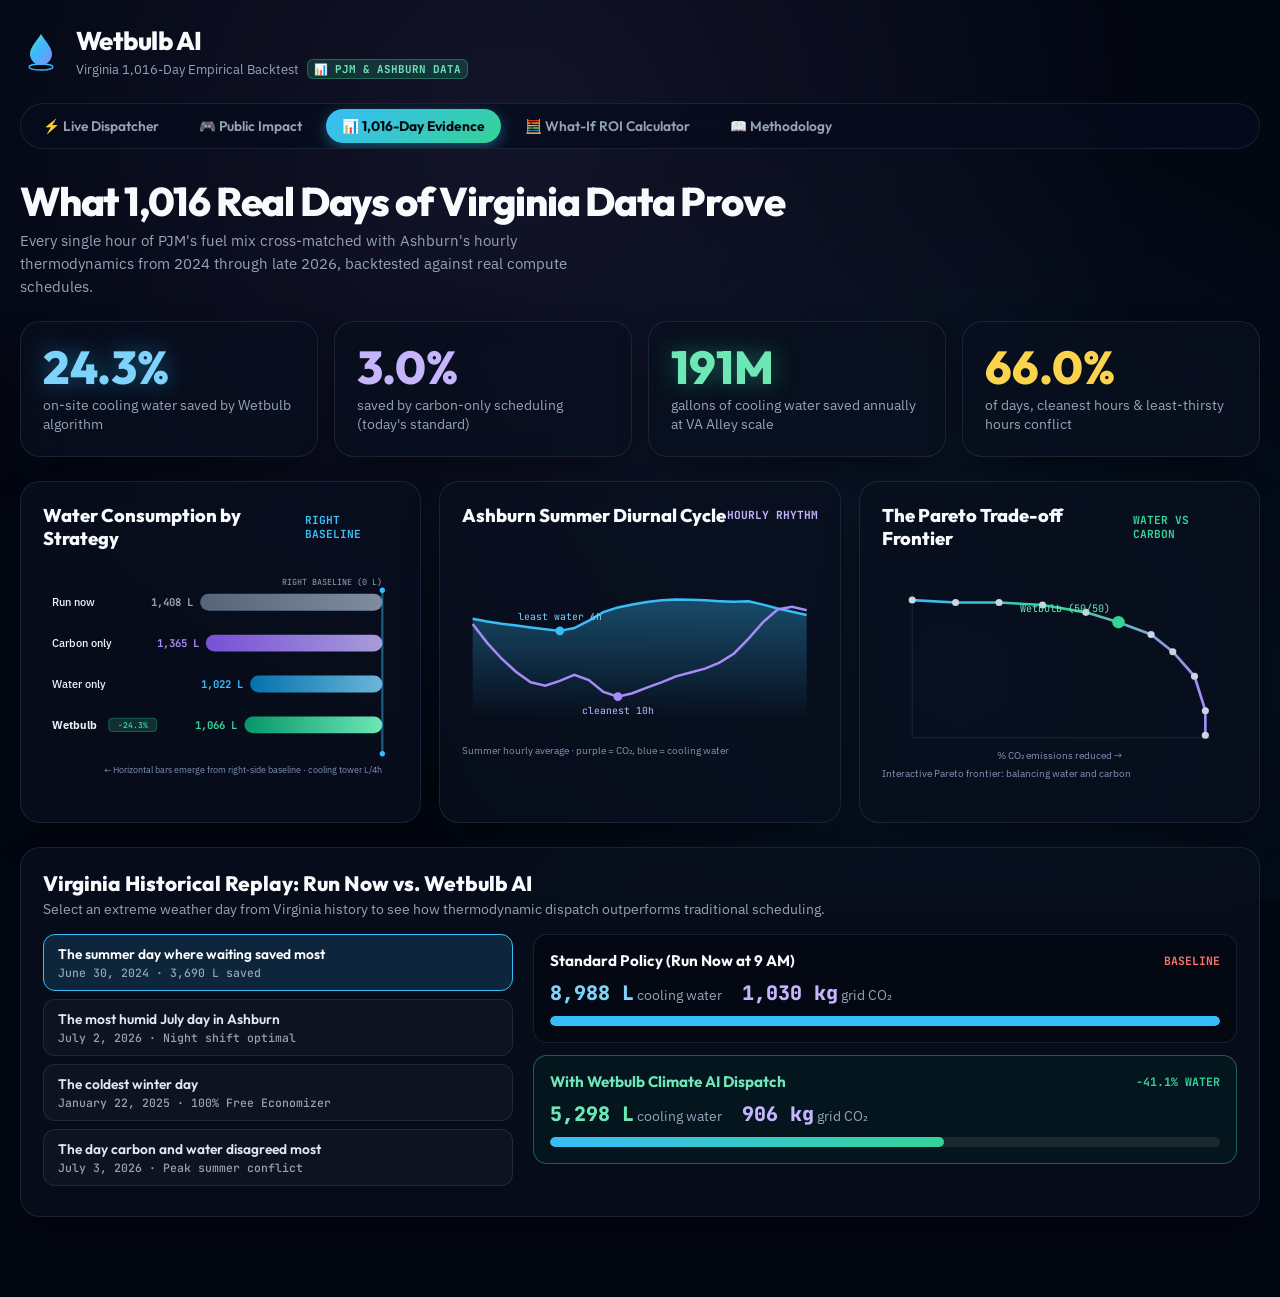
<file: 804-Hackathon/dashboard/backtest.html>
<!DOCTYPE html>
<html lang="en">
<head>
<meta charset="utf-8">
<meta name="viewport" content="width=device-width, initial-scale=1">
<title>Wetbulb AI · 1,016-Day Virginia Historical Evidence & Pareto Trade-Off</title>
<link rel="preconnect" href="https://fonts.googleapis.com">
<link rel="preconnect" href="https://fonts.gstatic.com" crossorigin>
<link href="https://fonts.googleapis.com/css2?family=IBM+Plex+Sans:wght@400;500;600;700;800&family=JetBrains+Mono:wght@400;500;600;700&family=Outfit:wght@600;700;800;900&display=swap" rel="stylesheet">
<style>
:root {
  --bg: #030712;
  --panel: rgba(8, 15, 30, 0.75);
  --line: rgba(148, 163, 214, 0.14);
  --water: #38bdf8;
  --eco: #34d399;
  --carbon: #a78bfa;
  --muted: #94a3b8;
  --sans: "IBM Plex Sans", sans-serif;
  --mono: "JetBrains Mono", monospace;
  --display: "Outfit", sans-serif;
}
* { box-sizing: border-box; }
body {
  margin: 0;
  background: var(--bg);
  color: #f8fafc;
  font-family: var(--sans);
  min-height: 100vh;
  overflow-x: hidden;
  position: relative;
}
.ambient {
  position: fixed;
  inset: 0;
  pointer-events: none;
  background: radial-gradient(circle at 40% 15%, rgba(167, 139, 250, 0.1), transparent 60%),
              radial-gradient(circle at 75% 75%, rgba(56, 189, 248, 0.08), transparent 50%);
  z-index: 0;
}
.wrap {
  position: relative;
  max-width: 1300px;
  margin: 0 auto;
  padding: 24px 20px 80px;
  display: flex;
  flex-direction: column;
  gap: 24px;
  z-index: 1;
}

header.top {
  display: flex;
  justify-content: space-between;
  align-items: center;
  flex-wrap: wrap;
  gap: 16px;
}
.brand {
  display: flex;
  align-items: center;
  gap: 14px;
}
.brand h1 {
  font: 800 1.6rem var(--display);
  margin: 0;
  letter-spacing: -0.02em;
}
.brand p {
  margin: 2px 0 0;
  font-size: 0.8rem;
  color: var(--muted);
  display: flex;
  align-items: center;
  gap: 8px;
}
.eco-tag {
  font: 700 0.68rem var(--mono);
  padding: 2px 6px;
  border-radius: 6px;
  background: rgba(52, 211, 153, 0.18);
  color: #6ee7b7;
  border: 1px solid rgba(52, 211, 153, 0.35);
}

.site-nav {
  display: flex;
  align-items: center;
  gap: 8px;
  background: rgba(6, 12, 28, 0.75);
  backdrop-filter: blur(16px);
  -webkit-backdrop-filter: blur(16px);
  border: 1px solid var(--line);
  border-radius: 999px;
  padding: 5px 6px;
  overflow-x: auto;
  max-width: 100%;
}
.nav-tab {
  display: inline-flex;
  align-items: center;
  gap: 7px;
  padding: 8px 16px;
  border-radius: 999px;
  color: var(--muted);
  text-decoration: none;
  font: 600 0.86rem var(--display);
  transition: all 0.2s cubic-bezier(0.34, 1.56, 0.64, 1);
  white-space: nowrap;
}
.nav-tab:hover {
  color: #f8fafc;
  background: rgba(255, 255, 255, 0.08);
}
.nav-tab.active {
  color: #030712;
  background: linear-gradient(135deg, #38bdf8, #34d399);
  box-shadow: 0 4px 14px rgba(56, 189, 248, 0.4);
  font-weight: 700;
}

.card {
  border-radius: 20px;
  padding: 22px;
  background: var(--panel);
  backdrop-filter: blur(14px);
  -webkit-backdrop-filter: blur(14px);
  border: 1px solid var(--line);
  box-shadow: 0 16px 40px -15px rgba(0, 0, 0, 0.7);
  transform-style: preserve-3d;
  transition: transform 0.15s ease, border-color 0.2s ease;
}
.card:hover {
  border-color: rgba(56, 189, 248, 0.35);
}

.stats { display: grid; grid-template-columns: repeat(4, 1fr); gap: 16px; }
.stat b { font: 800 clamp(2.2rem, 3.6vw, 3.2rem)/1 var(--display); }
.stat span { color: var(--muted); font-size: 0.86rem; line-height: 1.35; margin-top: 6px; display: block; }
.stat .w { color: #7dd3fc; text-shadow: 0 0 25px rgba(56, 189, 248, 0.45); }
.stat .g { color: #6ee7b7; text-shadow: 0 0 25px rgba(52, 211, 153, 0.45); }
.stat .c { color: #c4b5fd; }

.charts-grid {
  display: grid;
  grid-template-columns: repeat(3, 1fr);
  gap: 18px;
}
@media (max-width: 1050px) {
  .charts-grid { grid-template-columns: 1fr; }
  .stats { grid-template-columns: repeat(2, 1fr); }
}
@media (max-width: 600px) {
  .stats { grid-template-columns: 1fr; }
}

.mini { width: 100%; height: 240px; display: block; overflow: visible; }

/* Historical Replay Section */
.replay-grid {
  display: grid;
  grid-template-columns: 1fr 1.5fr;
  gap: 20px;
}
@media (max-width: 850px) {
  .replay-grid { grid-template-columns: 1fr; }
}
.day-btn {
  display: block;
  width: 100%;
  text-align: left;
  padding: 10px 14px;
  border-radius: 12px;
  border: 1px solid var(--line);
  background: rgba(255, 255, 255, 0.03);
  color: #e2e8f0;
  font: 600 0.86rem var(--display);
  cursor: pointer;
  margin-bottom: 8px;
  transition: all 0.15s ease;
}
.day-btn.active, .day-btn:hover {
  background: rgba(56, 189, 248, 0.15);
  border-color: #38bdf8;
  color: #ffffff;
}
.day-btn small {
  display: block;
  font: 500 0.72rem var(--mono);
  color: var(--muted);
  margin-top: 2px;
}
.race-lane {
  background: rgba(0, 0, 0, 0.3);
  border: 1px solid var(--line);
  border-radius: 14px;
  padding: 16px;
  display: flex;
  flex-direction: column;
  gap: 10px;
}
.race-lane.wb {
  border-color: rgba(52, 211, 153, 0.4);
  background: rgba(6, 78, 59, 0.15);
}
.tank-bar {
  height: 10px;
  background: rgba(255, 255, 255, 0.08);
  border-radius: 999px;
  overflow: hidden;
}
.tank-fill {
  height: 100%;
  background: var(--water);
  border-radius: 999px;
  transition: width 0.3s ease;
}
.tank-fill.wb {
  background: linear-gradient(90deg, #38bdf8, #34d399);
}
</style>
</head>
<body>
<div class="ambient"></div>

<div class="wrap">
  <header class="top">
    <div class="brand">
      <svg class="logo" viewBox="0 0 42 42" style="width:42px;height:42px;">
        <defs>
          <linearGradient id="lg" x1="0" y1="0" x2="1" y2="1">
            <stop offset="0%" stop-color="#6ee7b7"/>
            <stop offset="40%" stop-color="#38bdf8"/>
            <stop offset="100%" stop-color="#818cf8"/>
          </linearGradient>
        </defs>
        <ellipse cx="21" cy="36" rx="12" ry="3" fill="none" stroke="#38bdf8" stroke-width="1.3"/>
        <path d="M21 3C17 10 10 16 10 23a11 11 0 0 0 22 0C32 16 25 10 21 3z" fill="url(#lg)"/>
      </svg>
      <div>
        <h1>Wetbulb AI</h1>
        <p>Virginia 1,016-Day Empirical Backtest <span class="eco-tag">📊 PJM & ASHBURN DATA</span></p>
      </div>
    </div>
  </header>

  <!-- Multi-Page Site Navigation -->
  <nav class="site-nav" aria-label="Main Site Navigation">
    <a href="index.html" class="nav-tab">⚡ Live Dispatcher</a>
    <a href="impact.html" class="nav-tab">🎮 Public Impact</a>
    <a href="backtest.html" class="nav-tab active">📊 1,016-Day Evidence</a>
    <a href="calculator.html" class="nav-tab">🧮 What-If ROI Calculator</a>
    <a href="methodology.html" class="nav-tab">📖 Methodology</a>
  </nav>

  <div style="margin-top:6px;">
    <h2 style="font:800 clamp(1.8rem, 3.2vw, 2.5rem)/1.1 var(--display);letter-spacing:-0.03em;margin:0;">
      What 1,016 Real Days of Virginia Data Prove
    </h2>
    <p style="color:var(--muted);max-width:68ch;margin:6px 0 0;font-size:0.95rem;line-height:1.5;">
      Every single hour of PJM's fuel mix cross-matched with Ashburn's hourly thermodynamics from 2024 through late 2026, backtested against real compute schedules.
    </p>
  </div>

  <section class="stats">
    <div class="card stat">
      <b class="w">24.3%</b>
      <span>on-site cooling water saved by Wetbulb algorithm</span>
    </div>
    <div class="card stat">
      <b class="c">3.0%</b>
      <span>saved by carbon-only scheduling (today's standard)</span>
    </div>
    <div class="card stat">
      <b class="g">191M</b>
      <span>gallons of cooling water saved annually at VA Alley scale</span>
    </div>
    <div class="card stat">
      <b style="color:#fcd34d;">66.0%</b>
      <span>of days, cleanest hours & least-thirsty hours conflict</span>
    </div>
  </section>

  <!-- Charts Row: Water Consumption by Strategy emerging from right side -->
  <section class="charts-grid">
    <article class="card">
      <div style="display:flex;justify-content:space-between;align-items:center;margin-bottom:10px;">
        <h3 style="margin:0;font:800 1.15rem var(--display);">Water Consumption by Strategy</h3>
        <span style="font:700 0.7rem var(--mono);color:var(--water);">RIGHT BASELINE</span>
      </div>
      <svg class="mini" id="barsChart" viewBox="0 0 400 230" role="img" aria-label="Water per job by policy"></svg>
    </article>

    <article class="card">
      <div style="display:flex;justify-content:space-between;align-items:center;margin-bottom:10px;">
        <h3 style="margin:0;font:800 1.15rem var(--display);">Ashburn Summer Diurnal Cycle</h3>
        <span style="font:700 0.7rem var(--mono);color:#c4b5fd;">HOURLY RHYTHM</span>
      </div>
      <svg class="mini" id="rhythmChart" viewBox="0 0 400 230" role="img" aria-label="Summer daily rhythm of carbon and water"></svg>
    </article>

    <article class="card">
      <div style="display:flex;justify-content:space-between;align-items:center;margin-bottom:10px;">
        <h3 style="margin:0;font:800 1.15rem var(--display);">The Pareto Trade-off Frontier</h3>
        <span style="font:700 0.7rem var(--mono);color:var(--eco);">WATER VS CARBON</span>
      </div>
      <svg class="mini" id="tradeChart" viewBox="0 0 400 230" role="img" aria-label="Trade-off between water and carbon"></svg>
    </article>
  </section>

  <!-- Historical Replay Race Simulation -->
  <article class="card">
    <div style="margin-bottom:16px;">
      <h3 style="margin:0;font:800 1.3rem var(--display);">Virginia Historical Replay: Run Now vs. Wetbulb AI</h3>
      <p style="margin:4px 0 0;color:var(--muted);font-size:0.86rem;">
        Select an extreme weather day from Virginia history to see how thermodynamic dispatch outperforms traditional scheduling.
      </p>
    </div>

    <div class="replay-grid">
      <div>
        <button class="day-btn active" data-day="0">The summer day where waiting saved most<small>June 30, 2024 · 3,690 L saved</small></button>
        <button class="day-btn" data-day="1">The most humid July day in Ashburn<small>July 2, 2026 · Night shift optimal</small></button>
        <button class="day-btn" data-day="2">The coldest winter day<small>January 22, 2025 · 100% Free Economizer</small></button>
        <button class="day-btn" data-day="3">The day carbon and water disagreed most<small>July 3, 2026 · Peak summer conflict</small></button>
      </div>

      <div style="display:flex;flex-direction:column;gap:12px;">
        <div class="race-lane">
          <div style="display:flex;justify-content:space-between;align-items:center;">
            <b style="font:700 0.95rem var(--display);">Standard Policy (Run Now at 9 AM)</b>
            <span style="font:700 0.72rem var(--mono);color:#f87171;">BASELINE</span>
          </div>
          <div style="display:flex;gap:20px;font-size:0.88rem;">
            <div><b id="nLiters" style="font:800 1.25rem var(--mono);color:#7dd3fc;">8,988 L</b> <span style="color:var(--muted);">cooling water</span></div>
            <div><b id="nKg" style="font:800 1.25rem var(--mono);color:#c4b5fd;">1,030 kg</b> <span style="color:var(--muted);">grid CO₂</span></div>
          </div>
          <div class="tank-bar"><div class="tank-fill" id="nBar" style="width:100%;"></div></div>
        </div>

        <div class="race-lane wb">
          <div style="display:flex;justify-content:space-between;align-items:center;">
            <b style="font:700 0.95rem var(--display);color:#6ee7b7;">With Wetbulb Climate AI Dispatch</b>
            <span style="font:700 0.72rem var(--mono);color:#34d399;" id="wSavedPct">−41.1% WATER</span>
          </div>
          <div style="display:flex;gap:20px;font-size:0.88rem;">
            <div><b id="wLiters" style="font:800 1.25rem var(--mono);color:#6ee7b7;">5,298 L</b> <span style="color:var(--muted);">cooling water</span></div>
            <div><b id="wKg" style="font:800 1.25rem var(--mono);color:#c4b5fd;">906 kg</b> <span style="color:var(--muted);">grid CO₂</span></div>
          </div>
          <div class="tank-bar"><div class="tank-fill wb" id="wBar" style="width:58.9%;"></div></div>
        </div>
      </div>
    </div>
  </article>
</div>

<script src="data.js"></script>
<script>
const $ = id => document.getElementById(id);
const sans = 'font-family="IBM Plex Sans, sans-serif"', mono = 'font-family="JetBrains Mono, monospace"';

function initCharts() {
  const r = window.WETBULB_DATA ? window.WETBULB_DATA.results : null;
  if (!r) return;
  const bt = Object.fromEntries(r.backtest.map(b => [b.policy, b]));

  // 1. Water Consumption by Strategy - Emerging from Right-Hand Side
  const pol = ["Run now", "Carbon only", "Water only", "Wetbulb"];
  const col = ["#94a3b8", "#a78bfa", "#38bdf8", "#34d399"];
  const mx = Math.max(...pol.map(p => bt[p].onsite_liters));
  
  let h = `<defs>
    <linearGradient id="bgR0" x1="1" y1="0" x2="0" y2="0"><stop offset="0%" stop-color="#94a3b8"/><stop offset="100%" stop-color="#64748b"/></linearGradient>
    <linearGradient id="bgR1" x1="1" y1="0" x2="0" y2="0"><stop offset="0%" stop-color="#c4b5fd"/><stop offset="100%" stop-color="#8b5cf6"/></linearGradient>
    <linearGradient id="bgR2" x1="1" y1="0" x2="0" y2="0"><stop offset="0%" stop-color="#7dd3fc"/><stop offset="100%" stop-color="#0284c7"/></linearGradient>
    <linearGradient id="bgR3" x1="1" y1="0" x2="0" y2="0"><stop offset="0%" stop-color="#6ee7b7"/><stop offset="100%" stop-color="#059669"/></linearGradient>
  </defs>
  <line x1="382" y1="14" x2="382" y2="198" stroke="rgba(56, 189, 248, 0.45)" stroke-width="2.5" stroke-linecap="round"/>
  <circle cx="382" cy="14" r="3" fill="#38bdf8"/>
  <circle cx="382" cy="198" r="3" fill="#38bdf8"/>
  <text x="382" y="8" text-anchor="end" fill="#94a3b8" font-size="9.5" ${mono}>RIGHT BASELINE (0 L)</text>`;

  pol.forEach((p, i) => {
    const y = 18 + i * 46;
    const maxBarW = 205;
    const w = maxBarW * bt[p].onsite_liters / mx;
    const barX = 382 - w;
    const isWb = p === "Wetbulb";

    h += `<g class="hbar-group" style="cursor:pointer;" data-p="${p}">
      <text x="10" y="${y + 14}" fill="#f1f5f9" font-size="12.5" font-weight="${isWb ? '700' : '500'}" ${sans}>${p}</text>
      ${isWb ? `<rect x="74" y="${y + 2}" width="54" height="15" rx="4" fill="rgba(52,211,153,0.18)" stroke="rgba(52,211,153,0.4)"/><text x="101" y="${y + 13}" text-anchor="middle" fill="#34d399" font-size="9" font-weight="700" ${mono}>−24.3%</text>` : ''}
      <rect x="${barX}" y="${y}" width="${w}" height="19" rx="9.5" fill="url(#bgR${i})" opacity="${isWb ? 1 : 0.85}"/>
      <text x="${barX - 8}" y="${y + 14}" fill="${col[i]}" font-size="12" font-weight="700" text-anchor="end" ${mono}>${Math.round(bt[p].onsite_liters).toLocaleString()} L</text>
    </g>`;
  });
  $("barsChart").innerHTML = h + `<text x="382" y="220" text-anchor="end" fill="#8493b8" font-size="10.5" ${sans}>← Horizontal bars emerge from right-side baseline · cooling tower L/4h</text>`;

  // 2. Diurnal Cycle
  const profile = window.WETBULB_DATA.profile;
  const hrs = [...Array(24).keys()];
  const avg = a => a.reduce((s, v) => s + v, 0) / a.length;
  const sm = k => hrs.map(hh => avg([6, 7, 8].map(m => profile.month_hour[`${m}-${hh}`][k])));
  const cI = sm("ci"), uI = sm("wue");
  const cLo = Math.min(...cI) * 0.97, cHi = Math.max(...cI) * 1.03, uHi = Math.max(...uI) * 1.15;
  const X = i => 12 + i * 376 / 23, Yc = v => 185 - (v - cLo) / (cHi - cLo) * 155, Yu = v => 185 - v / uHi * 155;
  const line = (a, y) => a.map((v, i) => `${i ? "L" : "M"}${X(i)},${y(v)}`).join("");
  const cMin = cI.indexOf(Math.min(...cI)), uMin = uI.indexOf(Math.min(...uI));

  $("rhythmChart").innerHTML = `<defs>
      <linearGradient id="ra" x1="0" y1="0" x2="0" y2="1">
        <stop offset="0%" stop-color="#38bdf8" stop-opacity=".35"/>
        <stop offset="100%" stop-color="#38bdf8" stop-opacity="0"/>
      </linearGradient>
    </defs>
    <path d="${line(uI, Yu)} L${X(23)},185 L${X(0)},185 Z" fill="url(#ra)"/>
    <path d="${line(uI, Yu)}" stroke="#38bdf8" stroke-width="2.8" fill="none"/>
    <path d="${line(cI, Yc)}" stroke="#a78bfa" stroke-width="2.8" fill="none"/>
    <circle cx="${X(uMin)}" cy="${Yu(uI[uMin])}" r="5" fill="#38bdf8"/>
    <text x="${X(uMin)}" y="${Yu(uI[uMin]) - 12}" fill="#7dd3fc" font-size="11" text-anchor="middle" ${mono}>least water ${uMin}h</text>
    <circle cx="${X(cMin)}" cy="${Yc(cI[cMin])}" r="5" fill="#a78bfa"/>
    <text x="${X(cMin)}" y="${Yc(cI[cMin]) + 20}" fill="#c4b5fd" font-size="11" text-anchor="middle" ${mono}>cleanest ${cMin}h</text>
    <text x="0" y="224" fill="#8493b8" font-size="11" ${sans}>Summer hourly average · purple = CO₂, blue = cooling water</text>`;

  // 3. Trade-off Pareto Frontier
  const tr = r.tradeoff, xs = tr.map(t => t.co2_saved_pct), ys = tr.map(t => t.water_saved_pct);
  const x0 = Math.min(...xs, 0), x1 = Math.max(...xs), y1 = Math.max(...ys);
  const TX = v => 34 + (v - x0) / (x1 - x0 || 1) * 330, TY = v => 180 - v / (y1 || 1) * 155;
  const mid = tr.find(t => Math.abs(t.w_carbon - 0.5) < 1e-6) || tr[5];

  $("tradeChart").innerHTML = `<defs>
      <linearGradient id="tg" x1="0" x2="1">
        <stop offset="0%" stop-color="#38bdf8"/>
        <stop offset="50%" stop-color="#34d399"/>
        <stop offset="100%" stop-color="#a78bfa"/>
      </linearGradient>
    </defs>
    <line x1="34" y1="180" x2="370" y2="180" stroke="rgba(148,163,214,.18)"/>
    <line x1="34" y1="15" x2="34" y2="180" stroke="rgba(148,163,214,.18)"/>
    <path d="${tr.map((t, i) => `${i ? "L" : "M"}${TX(t.co2_saved_pct)},${TY(t.water_saved_pct)}`).join("")}" stroke="url(#tg)" stroke-width="3" fill="none"/>
    ${tr.map(t => `<circle cx="${TX(t.co2_saved_pct)}" cy="${TY(t.water_saved_pct)}" r="${t === mid ? 7 : 4}" fill="${t === mid ? '#34d399' : '#cbd5e1'}"/>`).join("")}
    <text x="${TX(mid.co2_saved_pct) - 10}" y="${TY(mid.water_saved_pct) - 12}" fill="#6ee7b7" font-size="11.5" text-anchor="end" ${mono}>Wetbulb (50/50)</text>
    <text x="200" y="204" fill="#8493b8" font-size="11" text-anchor="middle" ${sans}>% CO₂ emissions reduced →</text>
    <text x="0" y="224" fill="#8493b8" font-size="11" ${sans}>Interactive Pareto frontier: balancing water and carbon</text>`;
}

// Replay Day Selector
const replayDays = [
  { nL: 8988, nKg: 1030, wL: 5298, wKg: 906 },
  { nL: 8683, nKg: 1062, wL: 8412, wKg: 1068 },
  { nL: 4200, nKg: 1145, wL: 4133, wKg: 1087 },
  { nL: 8729, nKg: 1041, wL: 8263, wKg: 1033 }
];

document.querySelectorAll(".day-btn").forEach((btn, idx) => {
  btn.onclick = () => {
    document.querySelectorAll(".day-btn").forEach(b => b.classList.remove("active"));
    btn.classList.add("active");
    const d = replayDays[idx];
    $("nLiters").textContent = d.nL.toLocaleString() + " L";
    $("nKg").textContent = d.nKg.toLocaleString() + " kg";
    $("wLiters").textContent = d.wL.toLocaleString() + " L";
    $("wKg").textContent = d.wKg.toLocaleString() + " kg";
    const pct = ((d.nL - d.wL) / d.nL * 100).toFixed(1);
    $("wSavedPct").textContent = `−${pct}% WATER`;
    $("wBar").style.width = (d.wL / d.nL * 100) + "%";
  };
});

// 3D Card Tilt Mouse Interaction
document.querySelectorAll(".card").forEach(card => {
  card.addEventListener("pointermove", e => {
    const r = card.getBoundingClientRect();
    const x = e.clientX - r.left, y = e.clientY - r.top;
    const cx = r.width / 2, cy = r.height / 2;
    const tiltX = (y - cy) / cy * -3.5;
    const tiltY = (x - cx) / cx * 3.5;
    card.style.transform = `perspective(1000px) rotateX(${tiltX.toFixed(2)}deg) rotateY(${tiltY.toFixed(2)}deg) translateZ(2px)`;
  });
  card.addEventListener("pointerleave", () => {
    card.style.transform = "";
  });
});

initCharts();
</script>
</body>
</html>
</file>
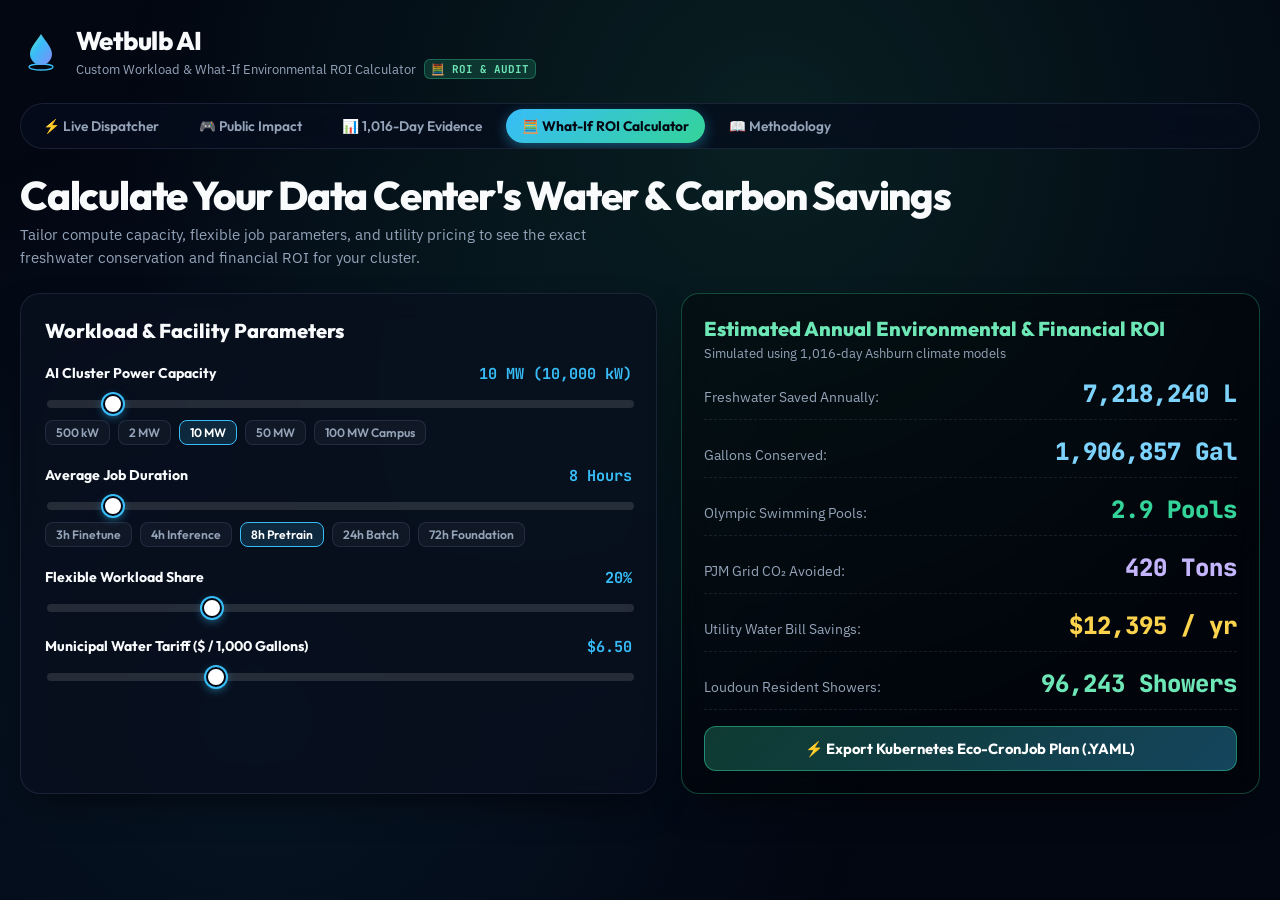
<file: 804-Hackathon/dashboard/calculator.html>
<!DOCTYPE html>
<html lang="en">
<head>
  <meta charset="utf-8">
  <meta name="viewport" content="width=device-width, initial-scale=1">
  <title>Wetbulb AI · What-If Data Center ROI & Environmental Calculator</title>
  <link rel="preconnect" href="https://fonts.googleapis.com">
  <link rel="preconnect" href="https://fonts.gstatic.com" crossorigin>
  <link href="https://fonts.googleapis.com/css2?family=IBM+Plex+Sans:wght@400;500;600;700;800&family=JetBrains+Mono:wght@400;500;600;700&family=Outfit:wght@600;700;800;900&display=swap" rel="stylesheet">
  <style>
    :root {
      --bg: #030712;
      --panel: rgba(8, 15, 30, 0.75);
      --line: rgba(148, 163, 214, 0.14);
      --water: #38bdf8;
      --eco: #34d399;
      --carbon: #a78bfa;
      --muted: #94a3b8;
      --sans: "IBM Plex Sans", sans-serif;
      --mono: "JetBrains Mono", monospace;
      --display: "Outfit", sans-serif;
    }
    * { box-sizing: border-box; }
    body {
      margin: 0;
      background: var(--bg);
      color: #f8fafc;
      font-family: var(--sans);
      min-height: 100vh;
      overflow-x: hidden;
      position: relative;
    }
    .ambient {
      position: fixed;
      inset: 0;
      pointer-events: none;
      background: radial-gradient(circle at 60% 15%, rgba(52, 211, 153, 0.12), transparent 60%),
                  radial-gradient(circle at 20% 80%, rgba(56, 189, 248, 0.08), transparent 50%);
      z-index: 0;
    }
    .wrap {
      position: relative;
      max-width: 1300px;
      margin: 0 auto;
      padding: 24px 20px 80px;
      display: flex;
      flex-direction: column;
      gap: 24px;
      z-index: 1;
    }

    header.top {
      display: flex;
      justify-content: space-between;
      align-items: center;
      flex-wrap: wrap;
      gap: 16px;
    }
    .brand {
      display: flex;
      align-items: center;
      gap: 14px;
    }
    .brand h1 {
      font: 800 1.6rem var(--display);
      margin: 0;
      letter-spacing: -0.02em;
    }
    .brand p {
      margin: 2px 0 0;
      font-size: 0.8rem;
      color: var(--muted);
      display: flex;
      align-items: center;
      gap: 8px;
    }
    .eco-tag {
      font: 700 0.68rem var(--mono);
      padding: 2px 6px;
      border-radius: 6px;
      background: rgba(52, 211, 153, 0.18);
      color: #6ee7b7;
      border: 1px solid rgba(52, 211, 153, 0.35);
    }

    .site-nav {
      display: flex;
      align-items: center;
      gap: 8px;
      background: rgba(6, 12, 28, 0.75);
      backdrop-filter: blur(16px);
      -webkit-backdrop-filter: blur(16px);
      border: 1px solid var(--line);
      border-radius: 999px;
      padding: 5px 6px;
      overflow-x: auto;
      max-width: 100%;
    }
    .nav-tab {
      display: inline-flex;
      align-items: center;
      gap: 7px;
      padding: 8px 16px;
      border-radius: 999px;
      color: var(--muted);
      text-decoration: none;
      font: 600 0.86rem var(--display);
      transition: all 0.2s cubic-bezier(0.34, 1.56, 0.64, 1);
      white-space: nowrap;
    }
    .nav-tab:hover {
      color: #f8fafc;
      background: rgba(255, 255, 255, 0.08);
    }
    .nav-tab.active {
      color: #030712;
      background: linear-gradient(135deg, #38bdf8, #34d399);
      box-shadow: 0 4px 14px rgba(56, 189, 248, 0.4);
      font-weight: 700;
    }

    .card {
      border-radius: 20px;
      padding: 24px;
      background: var(--panel);
      backdrop-filter: blur(14px);
      -webkit-backdrop-filter: blur(14px);
      border: 1px solid var(--line);
      box-shadow: 0 16px 40px -15px rgba(0, 0, 0, 0.7);
      transform-style: preserve-3d;
      transition: transform 0.15s ease, border-color 0.2s ease;
    }
    .card:hover {
      border-color: rgba(56, 189, 248, 0.35);
    }

    .calc-grid {
      display: grid;
      grid-template-columns: 1.1fr 1fr;
      gap: 24px;
    }
    @media (max-width: 900px) {
      .calc-grid { grid-template-columns: 1fr; }
    }

    .input-group {
      margin-bottom: 20px;
    }
    .input-header {
      display: flex;
      justify-content: space-between;
      align-items: center;
      margin-bottom: 8px;
    }
    .input-header label {
      font: 700 0.88rem var(--display);
      color: #f8fafc;
    }
    .input-header span {
      font: 700 0.95rem var(--mono);
      color: var(--water);
    }

    input[type=range] {
      -webkit-appearance: none;
      width: 100%;
      height: 8px;
      border-radius: 999px;
      background: rgba(255, 255, 255, 0.12);
      outline: none;
      cursor: grab;
    }
    input[type=range]:active { cursor: grabbing; }
    input[type=range]::-webkit-slider-thumb {
      -webkit-appearance: none;
      width: 20px;
      height: 20px;
      border-radius: 50%;
      background: #ffffff;
      border: 2px solid #030712;
      box-shadow: 0 0 0 2px #38bdf8, 0 3px 10px rgba(56, 189, 248, 0.6);
      cursor: grab;
    }

    .preset-pills {
      display: flex;
      gap: 8px;
      flex-wrap: wrap;
      margin-top: 8px;
    }
    .pill-btn {
      font: 600 0.76rem var(--display);
      padding: 4px 10px;
      border-radius: 8px;
      border: 1px solid var(--line);
      background: rgba(255, 255, 255, 0.04);
      color: var(--muted);
      cursor: pointer;
      transition: all 0.15s ease;
    }
    .pill-btn:hover, .pill-btn.active {
      background: rgba(56, 189, 248, 0.15);
      border-color: #38bdf8;
      color: #ffffff;
    }

    .results-panel {
      display: flex;
      flex-direction: column;
      gap: 16px;
      background: rgba(0, 0, 0, 0.35);
      border: 1px solid rgba(52, 211, 153, 0.3);
      border-radius: 18px;
      padding: 22px;
    }
    .res-stat {
      display: flex;
      justify-content: space-between;
      align-items: baseline;
      border-bottom: 1px dashed var(--line);
      padding-bottom: 10px;
    }
    .res-stat span { color: var(--muted); font-size: 0.9rem; }
    .res-stat b { font: 800 1.5rem var(--mono); color: #f8fafc; }

    .btn-export {
      font: 700 0.92rem var(--display);
      padding: 12px 20px;
      border-radius: 12px;
      border: 1px solid rgba(52, 211, 153, 0.5);
      background: linear-gradient(135deg, rgba(52, 211, 153, 0.25), rgba(56, 189, 248, 0.35));
      color: #ffffff;
      cursor: pointer;
      transition: all 0.2s ease;
      display: flex;
      align-items: center;
      justify-content: center;
      gap: 8px;
    }
    .btn-export:hover {
      transform: translateY(-2px);
      box-shadow: 0 8px 24px rgba(52, 211, 153, 0.4);
    }
  </style>
</head>
<body>
  <div class="ambient"></div>

  <div class="wrap">
    <header class="top">
      <div class="brand">
        <svg class="logo" viewBox="0 0 42 42" style="width:42px;height:42px;">
          <defs>
            <linearGradient id="lg" x1="0" y1="0" x2="1" y2="1">
              <stop offset="0%" stop-color="#6ee7b7"/>
              <stop offset="40%" stop-color="#38bdf8"/>
              <stop offset="100%" stop-color="#818cf8"/>
            </linearGradient>
          </defs>
          <ellipse cx="21" cy="36" rx="12" ry="3" fill="none" stroke="#38bdf8" stroke-width="1.3"/>
          <path d="M21 3C17 10 10 16 10 23a11 11 0 0 0 22 0C32 16 25 10 21 3z" fill="url(#lg)"/>
        </svg>
        <div>
          <h1>Wetbulb AI</h1>
          <p>Custom Workload & What-If Environmental ROI Calculator <span class="eco-tag">🧮 ROI & AUDIT</span></p>
        </div>
      </div>
    </header>

    <nav class="site-nav" aria-label="Main Site Navigation">
      <a href="index.html" class="nav-tab">⚡ Live Dispatcher</a>
      <a href="impact.html" class="nav-tab">🎮 Public Impact</a>
      <a href="backtest.html" class="nav-tab">📊 1,016-Day Evidence</a>
      <a href="calculator.html" class="nav-tab active">🧮 What-If ROI Calculator</a>
      <a href="methodology.html" class="nav-tab">📖 Methodology</a>
    </nav>

    <div>
      <h2 style="font:800 clamp(1.8rem, 3.2vw, 2.5rem)/1.1 var(--display);letter-spacing:-0.03em;margin:0;">
        Calculate Your Data Center's Water & Carbon Savings
      </h2>
      <p style="color:var(--muted);max-width:68ch;margin:6px 0 0;font-size:0.95rem;line-height:1.5;">
        Tailor compute capacity, flexible job parameters, and utility pricing to see the exact freshwater conservation and financial ROI for your cluster.
      </p>
    </div>

    <div class="calc-grid">
      <section class="card">
        <h3 style="margin:0 0 20px;font:800 1.25rem var(--display);">Workload & Facility Parameters</h3>

        <div class="input-group">
          <div class="input-header">
            <label for="cKw">AI Cluster Power Capacity</label>
            <span id="cKwVal">10,000 kW (10 MW)</span>
          </div>
          <input type="range" id="cKw" min="100" max="100000" step="100" value="10000">
          <div class="preset-pills">
            <button class="pill-btn" onclick="setCap(500)">500 kW</button>
            <button class="pill-btn" onclick="setCap(2000)">2 MW</button>
            <button class="pill-btn active" onclick="setCap(10000)">10 MW</button>
            <button class="pill-btn" onclick="setCap(50000)">50 MW</button>
            <button class="pill-btn" onclick="setCap(100000)">100 MW Campus</button>
          </div>
        </div>

        <div class="input-group">
          <div class="input-header">
            <label for="cDur">Average Job Duration</label>
            <span id="cDurVal">8 Hours</span>
          </div>
          <input type="range" id="cDur" min="1" max="72" step="1" value="8">
          <div class="preset-pills">
            <button class="pill-btn" onclick="setDur(3)">3h Finetune</button>
            <button class="pill-btn" onclick="setDur(4)">4h Inference</button>
            <button class="pill-btn active" onclick="setDur(8)">8h Pretrain</button>
            <button class="pill-btn" onclick="setDur(24)">24h Batch</button>
            <button class="pill-btn" onclick="setDur(72)">72h Foundation</button>
          </div>
        </div>

        <div class="input-group">
          <div class="input-header">
            <label for="cFlex">Flexible Workload Share</label>
            <span id="cFlexVal">20%</span>
          </div>
          <input type="range" id="cFlex" min="5" max="60" step="1" value="20">
        </div>

        <div class="input-group">
          <div class="input-header">
            <label for="cRate">Municipal Water Tariff ($ / 1,000 Gallons)</label>
            <span id="cRateVal">$6.50</span>
          </div>
          <input type="range" id="cRate" min="2" max="18" step="0.25" value="6.5">
        </div>
      </section>

      <section class="card results-panel">
        <div>
          <h3 style="margin:0;font:800 1.25rem var(--display);color:#6ee7b7;">Estimated Annual Environmental & Financial ROI</h3>
          <p style="margin:4px 0 0;font-size:0.82rem;color:var(--muted);">Simulated using 1,016-day Ashburn climate models</p>
        </div>

        <div class="res-stat">
          <span>Freshwater Saved Annually:</span>
          <b id="resLiters" style="color:#7dd3fc;">3,613,580 L</b>
        </div>

        <div class="res-stat">
          <span>Gallons Conserved:</span>
          <b id="resGallons" style="color:#7dd3fc;">954,600 Gal</b>
        </div>

        <div class="res-stat">
          <span>Olympic Swimming Pools:</span>
          <b id="resPools" style="color:#34d399;">1.44 Pools</b>
        </div>

        <div class="res-stat">
          <span>PJM Grid CO₂ Avoided:</span>
          <b id="resCarbon" style="color:#c4b5fd;">419 Tons</b>
        </div>

        <div class="res-stat">
          <span>Utility Water Bill Savings:</span>
          <b id="resCost" style="color:#fcd34d;">$6,205 / yr</b>
        </div>

        <div class="res-stat">
          <span>Loudoun Resident Showers:</span>
          <b id="resShowers" style="color:#6ee7b7;">48,180 Showers</b>
        </div>

        <button class="btn-export" onclick="downloadConfig()">
          <span>⚡ Export Kubernetes Eco-CronJob Plan (.YAML)</span>
        </button>
      </section>
    </div>
  </div>

  <script>
    const $ = id => document.getElementById(id);

    function setCap(kw) {
      $("cKw").value = kw;
      recalc();
    }
    function setDur(h) {
      $("cDur").value = h;
      recalc();
    }

    function recalc() {
      const kw = +$("cKw").value;
      const dur = +$("cDur").value;
      const flex = +$("cFlex").value / 100;
      const rate = +$("cRate").value;

      $("cKwVal").textContent = (kw >= 1000 ? (kw / 1000).toFixed(0) + " MW" : kw + " kW") + ` (${kw.toLocaleString()} kW)`;
      $("cDurVal").textContent = dur + " Hours";
      $("cFlexVal").textContent = Math.round(flex * 100) + "%";
      $("cRateVal").textContent = "$" + rate.toFixed(2);

      const annualFlexKwh = kw * flex * 8760;
      const waterSavedLiters = annualFlexKwh * 0.412;
      const gallons = waterSavedLiters * 0.264172;
      const pools = waterSavedLiters / 2500000;
      const co2Tons = (annualFlexKwh * 0.024) / 1000;
      const cost = (gallons / 1000) * rate;
      const showers = Math.round(waterSavedLiters / 75);

      $("resLiters").textContent = Math.round(waterSavedLiters).toLocaleString() + " L";
      $("resGallons").textContent = Math.round(gallons).toLocaleString() + " Gal";
      $("resPools").textContent = (pools < 1 ? pools.toFixed(2) : pools.toFixed(1)) + " Pools";
      $("resCarbon").textContent = Math.round(co2Tons).toLocaleString() + " Tons";
      $("resCost").textContent = "$" + Math.round(cost).toLocaleString() + " / yr";
      $("resShowers").textContent = showers.toLocaleString() + " Showers";
    }

    ["cKw", "cDur", "cFlex", "cRate"].forEach(id => $(id).oninput = recalc);

    function downloadConfig() {
      const kw = +$("cKw").value;
      const dur = +$("cDur").value;
      const yaml = `# Wetbulb AI Automated Eco-Dispatch Plan
apiVersion: batch/v1
kind: CronJob
metadata:
  name: eco-cluster-${kw}kw-dispatch
  namespace: ai-workloads
spec:
  schedule: "0 2 * * *"
  concurrencyPolicy: Forbid
  jobTemplate:
    spec:
      template:
        metadata:
          annotations:
            wetbulb.org/cluster-kw: "${kw}"
            wetbulb.org/duration-hours: "${dur}"
            wetbulb.org/water-priority: "balanced"
        spec:
          containers:
          - name: ai-runner
            image: nvcr.io/nvidia/pytorch:24.08-py3
            command: ["torchrun", "train.py"]
          restartPolicy: OnFailure`;

      const blob = new Blob([yaml], { type: "text/yaml" });
      const a = document.createElement("a");
      a.href = URL.createObjectURL(blob);
      a.download = `wetbulb-k8s-dispatch-${kw}kw.yaml`;
      a.click();
    }

    document.querySelectorAll(".card").forEach(card => {
      card.addEventListener("pointermove", e => {
        const r = card.getBoundingClientRect();
        const x = e.clientX - r.left, y = e.clientY - r.top;
        const cx = r.width / 2, cy = r.height / 2;
        const tiltX = (y - cy) / cy * -3;
        const tiltY = (x - cx) / cx * 3;
        card.style.transform = `perspective(1000px) rotateX(${tiltX.toFixed(2)}deg) rotateY(${tiltY.toFixed(2)}deg) translateZ(2px)`;
      });
      card.addEventListener("pointerleave", () => {
        card.style.transform = "";
      });
    });

    recalc();
  </script>
</body>
</html>
</file>
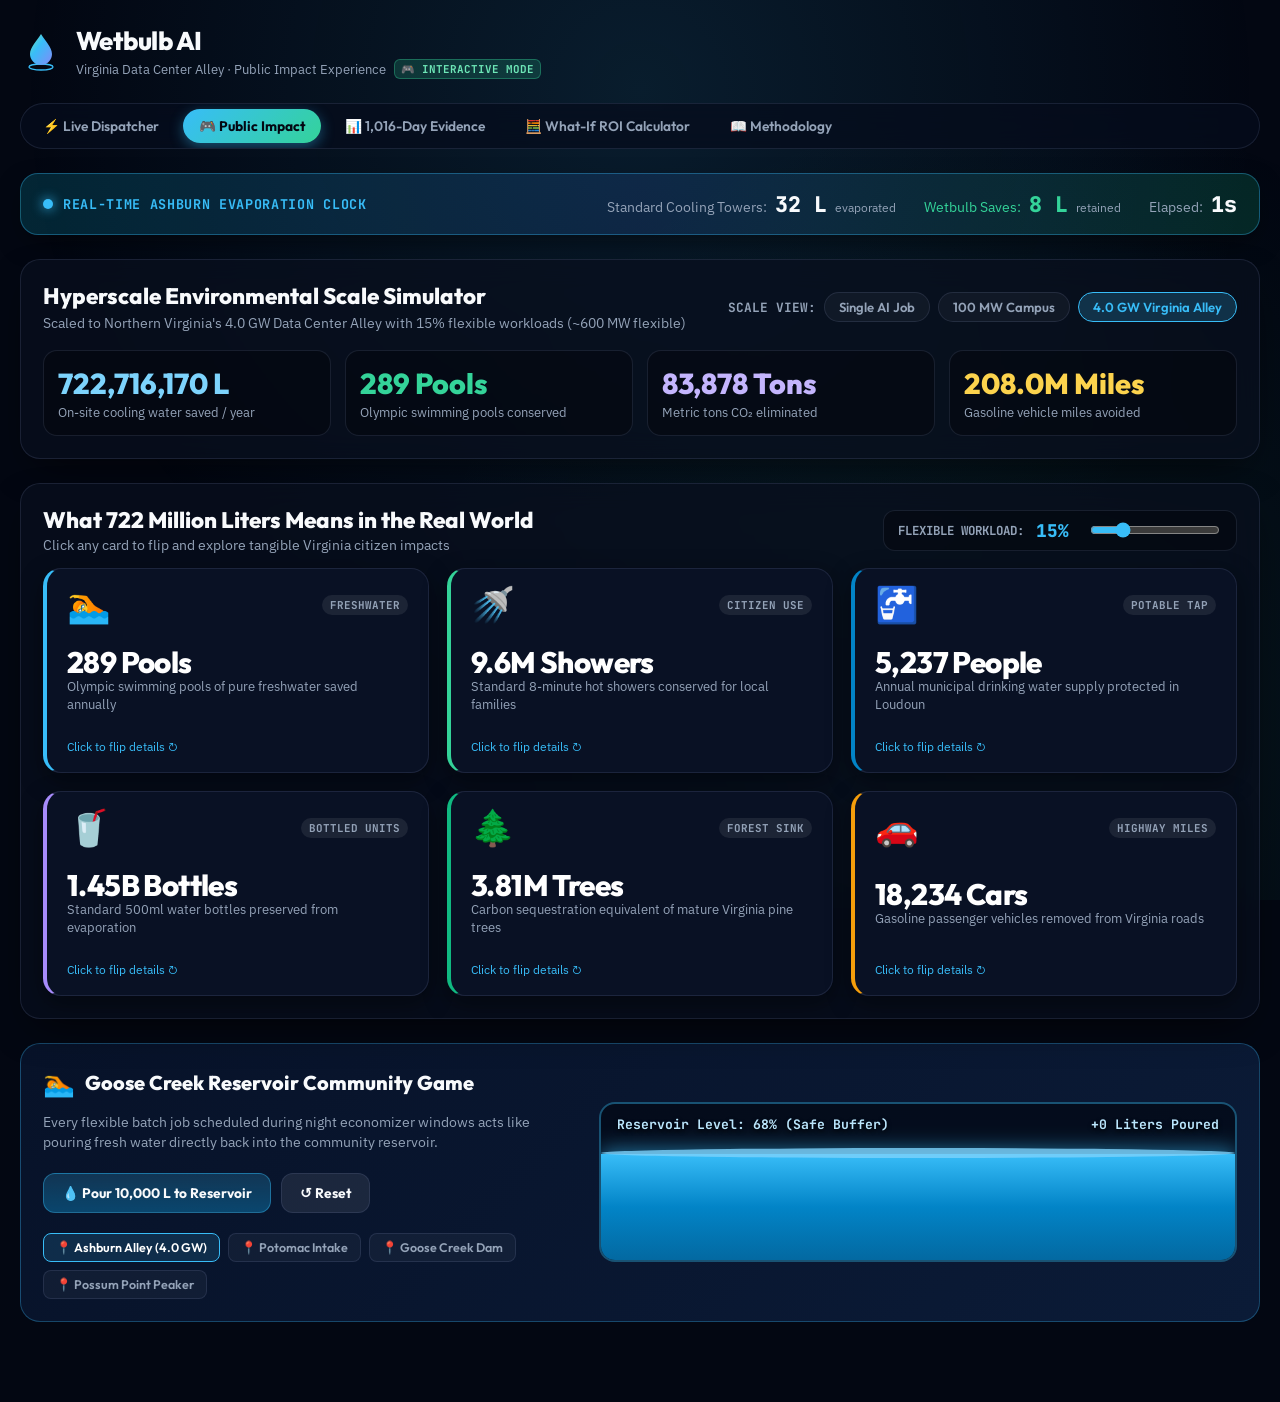
<file: 804-Hackathon/dashboard/impact.html>
<!DOCTYPE html>
<html lang="en">
<head>
<meta charset="utf-8">
<meta name="viewport" content="width=device-width, initial-scale=1">
<title>Wetbulb AI · Loudoun County Public Impact & Community Simulator</title>
<link rel="preconnect" href="https://fonts.googleapis.com">
<link rel="preconnect" href="https://fonts.gstatic.com" crossorigin>
<link href="https://fonts.googleapis.com/css2?family=IBM+Plex+Sans:wght@400;500;600;700;800&family=JetBrains+Mono:wght@400;500;600;700&family=Outfit:wght@600;700;800;900&display=swap" rel="stylesheet">
<style>
:root {
  --bg: #030712;
  --panel: rgba(8, 15, 30, 0.75);
  --line: rgba(148, 163, 214, 0.14);
  --water: #38bdf8;
  --eco: #34d399;
  --carbon: #a78bfa;
  --muted: #94a3b8;
  --sans: "IBM Plex Sans", sans-serif;
  --mono: "JetBrains Mono", monospace;
  --display: "Outfit", sans-serif;
}
* { box-sizing: border-box; }
body {
  margin: 0;
  background: var(--bg);
  color: #f8fafc;
  font-family: var(--sans);
  min-height: 100vh;
  overflow-x: hidden;
  position: relative;
}
.ambient {
  position: fixed;
  inset: 0;
  pointer-events: none;
  background: radial-gradient(circle at 50% 10%, rgba(56, 189, 248, 0.12), transparent 60%),
              radial-gradient(circle at 80% 80%, rgba(52, 211, 153, 0.08), transparent 50%);
  z-index: 0;
}
.wrap {
  position: relative;
  max-width: 1300px;
  margin: 0 auto;
  padding: 24px 20px 80px;
  display: flex;
  flex-direction: column;
  gap: 24px;
  z-index: 1;
}

/* Header & Nav */
header.top {
  display: flex;
  justify-content: space-between;
  align-items: center;
  flex-wrap: wrap;
  gap: 16px;
}
.brand {
  display: flex;
  align-items: center;
  gap: 14px;
}
.logo {
  width: 42px;
  height: 42px;
}
.brand h1 {
  font: 800 1.6rem var(--display);
  margin: 0;
  letter-spacing: -0.02em;
}
.brand p {
  margin: 2px 0 0;
  font-size: 0.8rem;
  color: var(--muted);
  display: flex;
  align-items: center;
  gap: 8px;
}
.eco-tag {
  font: 700 0.68rem var(--mono);
  padding: 2px 6px;
  border-radius: 6px;
  background: rgba(52, 211, 153, 0.18);
  color: #6ee7b7;
  border: 1px solid rgba(52, 211, 153, 0.35);
}

.site-nav {
  display: flex;
  align-items: center;
  gap: 8px;
  background: rgba(6, 12, 28, 0.75);
  backdrop-filter: blur(16px);
  -webkit-backdrop-filter: blur(16px);
  border: 1px solid var(--line);
  border-radius: 999px;
  padding: 5px 6px;
  overflow-x: auto;
  max-width: 100%;
}
.nav-tab {
  display: inline-flex;
  align-items: center;
  gap: 7px;
  padding: 8px 16px;
  border-radius: 999px;
  color: var(--muted);
  text-decoration: none;
  font: 600 0.86rem var(--display);
  transition: all 0.2s cubic-bezier(0.34, 1.56, 0.64, 1);
  white-space: nowrap;
}
.nav-tab:hover {
  color: #f8fafc;
  background: rgba(255, 255, 255, 0.08);
}
.nav-tab.active {
  color: #030712;
  background: linear-gradient(135deg, #38bdf8, #34d399);
  box-shadow: 0 4px 14px rgba(56, 189, 248, 0.4);
  font-weight: 700;
}

/* Card */
.card {
  border-radius: 20px;
  padding: 22px;
  background: var(--panel);
  backdrop-filter: blur(14px);
  -webkit-backdrop-filter: blur(14px);
  border: 1px solid var(--line);
  box-shadow: 0 16px 40px -15px rgba(0, 0, 0, 0.7);
  transform-style: preserve-3d;
  transition: transform 0.15s ease, border-color 0.2s ease;
}
.card:hover {
  border-color: rgba(56, 189, 248, 0.35);
}

/* Real-Time Live Ticker */
.ticker-banner {
  display: flex;
  align-items: center;
  justify-content: space-between;
  gap: 16px;
  padding: 16px 22px;
  border-radius: 18px;
  background: linear-gradient(90deg, rgba(6, 182, 212, 0.18), rgba(59, 130, 246, 0.14) 50%, rgba(16, 185, 129, 0.18));
  border: 1px solid rgba(56, 189, 248, 0.35);
  box-shadow: 0 10px 30px -10px rgba(0, 0, 0, 0.7);
  flex-wrap: wrap;
}
.ticker-pulse {
  display: flex;
  align-items: center;
  gap: 10px;
  font: 700 0.84rem var(--mono);
  color: #38bdf8;
  letter-spacing: 0.05em;
  text-transform: uppercase;
}
.pulse-dot {
  width: 10px;
  height: 10px;
  border-radius: 50%;
  background: #38bdf8;
  box-shadow: 0 0 12px #38bdf8;
  animation: pulse-ring 1.8s infinite;
}
@keyframes pulse-ring {
  0% { transform: scale(0.9); opacity: 0.8; }
  50% { transform: scale(1.3); opacity: 1; box-shadow: 0 0 18px #34d399; }
  100% { transform: scale(0.9); opacity: 0.8; }
}
.ticker-stats {
  display: flex;
  align-items: center;
  gap: 28px;
  flex-wrap: wrap;
}
.ticker-item {
  display: flex;
  align-items: baseline;
  gap: 8px;
  font-size: 0.88rem;
  color: var(--muted);
}
.ticker-item b {
  font: 800 1.35rem var(--mono);
  color: #f8fafc;
}

/* Scale View Toggle Bar */
.scale-header {
  display: flex;
  justify-content: space-between;
  align-items: center;
  flex-wrap: wrap;
  gap: 14px;
}
.workload-group {
  display: flex;
  align-items: center;
  gap: 8px;
  flex-wrap: wrap;
}
.btn-toggle {
  font: 600 0.82rem var(--display);
  padding: 6px 14px;
  border-radius: 999px;
  border: 1px solid var(--line);
  background: rgba(255, 255, 255, 0.04);
  color: var(--muted);
  cursor: pointer;
  transition: all 0.15s ease;
}
.btn-toggle.active {
  background: rgba(56, 189, 248, 0.2);
  color: #38bdf8;
  border-color: #38bdf8;
}

/* 3D Flip Card Grid */
.impact-grid {
  display: grid;
  grid-template-columns: repeat(3, 1fr);
  gap: 18px;
  margin-top: 14px;
}
@media (max-width: 950px) {
  .impact-grid { grid-template-columns: repeat(2, 1fr); }
}
@media (max-width: 620px) {
  .impact-grid { grid-template-columns: 1fr; }
}

.flip-card {
  background-color: transparent;
  perspective: 1000px;
  height: 205px;
  cursor: pointer;
}
.flip-card-inner {
  position: relative;
  width: 100%;
  height: 100%;
  text-align: left;
  transition: transform 0.55s cubic-bezier(0.34, 1.56, 0.64, 1);
  transform-style: preserve-3d;
}
.flip-card:hover .flip-card-inner,
.flip-card.flipped .flip-card-inner {
  transform: rotateY(180deg);
}
.flip-front, .flip-back {
  position: absolute;
  width: 100%;
  height: 100%;
  -webkit-backface-visibility: hidden;
  backface-visibility: hidden;
  border-radius: 18px;
  padding: 18px 20px;
  display: flex;
  flex-direction: column;
  justify-content: space-between;
  border: 1px solid var(--line);
  background: rgba(10, 18, 38, 0.9);
  backdrop-filter: blur(12px);
  -webkit-backdrop-filter: blur(12px);
  box-shadow: 0 8px 24px rgba(0, 0, 0, 0.4);
}
.flip-front {
  border-left: 4px solid var(--accent, #38bdf8);
}
.flip-front .icon-row {
  display: flex;
  justify-content: space-between;
  align-items: center;
}
.flip-front .icon {
  font-size: 2.2rem;
  line-height: 1;
}
.flip-front .badge {
  font: 700 0.68rem var(--mono);
  padding: 3px 8px;
  border-radius: 999px;
  background: rgba(255, 255, 255, 0.08);
  color: var(--muted);
}
.flip-front .num {
  font: 800 1.85rem/1 var(--display);
  letter-spacing: -0.02em;
  color: #ffffff;
  margin: 6px 0 2px;
}
.flip-front .desc {
  font-size: 0.84rem;
  color: var(--muted);
  line-height: 1.35;
}
.flip-front .hint {
  font-size: 0.72rem;
  color: #38bdf8;
  display: flex;
  align-items: center;
  gap: 4px;
}
.flip-back {
  transform: rotateY(180deg);
  background: linear-gradient(145deg, #0f1f3d, #081122);
  border-color: rgba(56, 189, 248, 0.4);
  color: #e2e8f0;
}
.flip-back h4 {
  font: 700 1rem var(--display);
  margin: 0;
  color: #7dd3fc;
  display: flex;
  align-items: center;
  gap: 6px;
}
.flip-back p {
  font-size: 0.84rem;
  line-height: 1.45;
  color: #cbd5e1;
  margin: 8px 0 0;
}
.flip-back .foot {
  font: 700 0.7rem var(--mono);
  color: #34d399;
}

/* Reservoir Interactive Mini-Game */
.reservoir-card {
  padding: 22px;
  border-radius: 20px;
  background: linear-gradient(135deg, rgba(8, 20, 44, 0.9), rgba(12, 30, 60, 0.9));
  border: 1px solid rgba(56, 189, 248, 0.3);
  display: grid;
  grid-template-columns: 1fr 1.2fr;
  gap: 24px;
  align-items: center;
}
@media (max-width: 850px) {
  .reservoir-card { grid-template-columns: 1fr; }
}
.reservoir-controls {
  display: flex;
  flex-direction: column;
  gap: 14px;
}
.reservoir-tank-wrap {
  position: relative;
  height: 160px;
  background: rgba(3, 7, 18, 0.65);
  border: 2px solid rgba(56, 189, 248, 0.4);
  border-radius: 16px;
  overflow: hidden;
  display: flex;
  flex-direction: column;
  justify-content: flex-end;
}
.reservoir-water {
  position: relative;
  width: 100%;
  height: 68%;
  background: linear-gradient(180deg, #38bdf8 0%, #0284c7 50%, #0369a1 100%);
  transition: height 0.6s cubic-bezier(0.34, 1.56, 0.64, 1);
  box-shadow: 0 -4px 20px rgba(56, 189, 248, 0.6);
}
.reservoir-water::before {
  content: "";
  position: absolute;
  top: -6px;
  left: 0;
  right: 0;
  height: 10px;
  background: #7dd3fc;
  border-radius: 50%;
  opacity: 0.8;
}
.reservoir-label {
  position: absolute;
  top: 12px;
  left: 16px;
  right: 16px;
  display: flex;
  justify-content: space-between;
  font: 700 0.82rem var(--mono);
  color: #bae6fd;
  z-index: 2;
  text-shadow: 0 2px 4px rgba(0,0,0,0.8);
}
.btn-game {
  font: 700 0.86rem var(--display);
  padding: 10px 18px;
  border-radius: 12px;
  border: 1px solid rgba(56, 189, 248, 0.4);
  background: linear-gradient(180deg, rgba(56, 189, 248, 0.2), rgba(14, 165, 233, 0.35));
  color: #f8fafc;
  cursor: pointer;
  transition: all 0.15s ease;
  display: inline-flex;
  align-items: center;
  justify-content: center;
  gap: 8px;
}
.btn-game:hover {
  transform: translateY(-2px);
  box-shadow: 0 6px 18px rgba(56, 189, 248, 0.4);
  border-color: #38bdf8;
}
.btn-game:active {
  transform: translateY(1px);
}
.hotspot-pills {
  display: flex;
  gap: 8px;
  flex-wrap: wrap;
  margin-top: 6px;
}
.hotspot-pill {
  font: 600 0.78rem var(--display);
  padding: 6px 12px;
  border-radius: 8px;
  border: 1px solid var(--line);
  background: rgba(255, 255, 255, 0.04);
  color: var(--muted);
  cursor: pointer;
  transition: all 0.15s ease;
}
.hotspot-pill.active, .hotspot-pill:hover {
  border-color: #38bdf8;
  color: #ffffff;
  background: rgba(56, 189, 248, 0.15);
}

/* Toast */
.toast {
  position: fixed;
  bottom: 24px;
  left: 50%;
  z-index: 50;
  transform: translate(-50%, 20px);
  padding: 12px 20px;
  border-radius: 14px;
  background: rgba(6, 12, 26, 0.95);
  border: 1px solid rgba(56, 189, 248, 0.4);
  box-shadow: 0 10px 30px rgba(0, 0, 0, 0.8), 0 0 20px rgba(56, 189, 248, 0.3);
  opacity: 0;
  transition: all 0.3s cubic-bezier(0.34, 1.56, 0.64, 1);
  pointer-events: none;
  font-weight: 600;
  display: flex;
  align-items: center;
  gap: 8px;
}
.toast.show { opacity: 1; transform: translate(-50%, 0); }
</style>
</head>
<body>
<div class="ambient"></div>
<div class="toast" id="toast"><span id="toastIcon">✨</span><span id="toastText"></span></div>

<div class="wrap">
  <header class="top">
    <div class="brand">
      <svg class="logo" viewBox="0 0 42 42">
        <defs>
          <linearGradient id="lg" x1="0" y1="0" x2="1" y2="1">
            <stop offset="0%" stop-color="#6ee7b7"/>
            <stop offset="40%" stop-color="#38bdf8"/>
            <stop offset="100%" stop-color="#818cf8"/>
          </linearGradient>
        </defs>
        <ellipse cx="21" cy="36" rx="12" ry="3" fill="none" stroke="#38bdf8" stroke-width="1.3"/>
        <path d="M21 3C17 10 10 16 10 23a11 11 0 0 0 22 0C32 16 25 10 21 3z" fill="url(#lg)"/>
      </svg>
      <div>
        <h1>Wetbulb AI</h1>
        <p>Virginia Data Center Alley · Public Impact Experience <span class="eco-tag">🎮 INTERACTIVE MODE</span></p>
      </div>
    </div>
  </header>

  <!-- Multi-Page Site Navigation -->
  <nav class="site-nav" aria-label="Main Site Navigation">
    <a href="index.html" class="nav-tab">⚡ Live Dispatcher</a>
    <a href="impact.html" class="nav-tab active">🎮 Public Impact</a>
    <a href="backtest.html" class="nav-tab">📊 1,016-Day Evidence</a>
    <a href="calculator.html" class="nav-tab">🧮 What-If ROI Calculator</a>
    <a href="methodology.html" class="nav-tab">📖 Methodology</a>
  </nav>

  <!-- Real-Time Evaporation Clock -->
  <div class="ticker-banner">
    <div class="ticker-pulse">
      <span class="pulse-dot"></span>
      <span>Real-Time Ashburn Evaporation Clock</span>
    </div>
    <div class="ticker-stats">
      <div class="ticker-item">
        <span>Standard Cooling Towers:</span>
        <b id="liveSecLiters">0 L</b>
        <span style="font-size:0.75rem;">evaporated</span>
      </div>
      <div class="ticker-item">
        <span style="color:#34d399;">Wetbulb Saves:</span>
        <b id="liveSecSaved" style="color:#34d399;">0 L</b>
        <span style="font-size:0.75rem;">retained</span>
      </div>
      <div class="ticker-item">
        <span>Elapsed:</span>
        <b id="liveTickerSec">0s</b>
      </div>
    </div>
  </div>

  <!-- Scale View Controls & Metrics -->
  <section class="card">
    <div class="scale-header">
      <div>
        <h2 style="margin:0;font:800 1.4rem var(--display);">Hyperscale Environmental Scale Simulator</h2>
        <p style="margin:4px 0 0;color:var(--muted);font-size:0.88rem;" id="scaleSubtitle">
          Scaled to Northern Virginia's 4.0 GW Data Center Alley with 15% flexible AI capacity
        </p>
      </div>
      <div class="workload-group">
        <span style="font:700 0.8rem var(--mono);color:var(--muted);">SCALE VIEW:</span>
        <button class="btn-toggle" id="btnScaleSingle">Single AI Job</button>
        <button class="btn-toggle" id="btnScaleCampus">100 MW Campus</button>
        <button class="btn-toggle active" id="btnScaleVA">4.0 GW Virginia Alley</button>
      </div>
    </div>

    <div style="display:grid;grid-template-columns:repeat(4,1fr);gap:14px;margin-top:18px;">
      <div style="background:rgba(0,0,0,0.3);padding:14px;border-radius:14px;border:1px solid var(--line);">
        <b class="num" id="simWaterLiters" style="display:block;font:800 1.8rem var(--display);color:#7dd3fc;">722,716,170 L</b>
        <span style="color:var(--muted);font-size:0.8rem;">On-site cooling water saved / year</span>
      </div>
      <div style="background:rgba(0,0,0,0.3);padding:14px;border-radius:14px;border:1px solid var(--line);">
        <b class="num" id="simPools" style="display:block;font:800 1.8rem var(--display);color:#34d399;">289 Pools</b>
        <span style="color:var(--muted);font-size:0.8rem;">Olympic swimming pools conserved</span>
      </div>
      <div style="background:rgba(0,0,0,0.3);padding:14px;border-radius:14px;border:1px solid var(--line);">
        <b class="num" id="simCarbon" style="display:block;font:800 1.8rem var(--display);color:#c4b5fd;">83,878 Tons</b>
        <span style="color:var(--muted);font-size:0.8rem;">Metric tons CO₂ eliminated</span>
      </div>
      <div style="background:rgba(0,0,0,0.3);padding:14px;border-radius:14px;border:1px solid var(--line);">
        <b class="num" id="simCars" style="display:block;font:800 1.8rem var(--display);color:#fcd34d;">208M Miles</b>
        <span style="color:var(--muted);font-size:0.8rem;">Gasoline vehicle miles avoided</span>
      </div>
    </div>
  </section>

  <!-- 3D Flip Card Experience -->
  <section class="card">
    <div style="display:flex;justify-content:space-between;align-items:center;flex-wrap:wrap;gap:14px;">
      <div>
        <h2 style="margin:0;font:800 1.4rem var(--display);">What 722 Million Liters Means in the Real World</h2>
        <span style="font-size:0.86rem;color:var(--muted);">Click any card to flip and explore tangible Virginia citizen impacts</span>
      </div>
      <div style="display:flex;align-items:center;gap:12px;background:rgba(0,0,0,0.3);padding:8px 14px;border-radius:12px;border:1px solid var(--line);">
        <span style="font:700 0.78rem var(--mono);color:var(--muted);">FLEXIBLE WORKLOAD:</span>
        <b id="flexPctVal" style="color:#38bdf8;font:800 1.1rem var(--mono);min-width:40px;">15%</b>
        <input type="range" id="flexSlider" min="5" max="50" step="1" value="15" style="width:130px;accent-color:#38bdf8;">
      </div>
    </div>

    <div class="impact-grid">
      <!-- Card 1 -->
      <div class="flip-card" onclick="this.classList.toggle('flipped')">
        <div class="flip-card-inner">
          <div class="flip-front" style="--accent:#38bdf8;">
            <div class="icon-row"><span class="icon">🏊</span><span class="badge">FRESHWATER</span></div>
            <div>
              <b class="num" id="impPools">289 Pools</b>
              <div class="desc">Olympic swimming pools of pure freshwater saved annually</div>
            </div>
            <span class="hint">Click to flip details ↻</span>
          </div>
          <div class="flip-back">
            <h4>🏊 Olympic Scale Comparison</h4>
            <p>An Olympic swimming pool holds 2.5 million liters (660,000 gallons). 289 pools laid end-to-end span 14.5 kilometers — stretching from Dulles Airport past Tysons Corner.</p>
            <span class="foot">Virginia Hyperscale Fleet</span>
          </div>
        </div>
      </div>

      <!-- Card 2 -->
      <div class="flip-card" onclick="this.classList.toggle('flipped')">
        <div class="flip-card-inner">
          <div class="flip-front" style="--accent:#34d399;">
            <div class="icon-row"><span class="icon">🚿</span><span class="badge">CITIZEN USE</span></div>
            <div>
              <b class="num" id="impShowers">9.6M Showers</b>
              <div class="desc">Standard 8-minute hot showers conserved for local families</div>
            </div>
            <span class="hint">Click to flip details ↻</span>
          </div>
          <div class="flip-back">
            <h4>🚿 Loudoun County Showers</h4>
            <p>A standard shower head consumes ~75 liters. This savings covers daily showers for all 430,000 Loudoun County residents for 74 continuous days during summer drought season.</p>
            <span class="foot">EPA WaterSense Metric</span>
          </div>
        </div>
      </div>

      <!-- Card 3 -->
      <div class="flip-card" onclick="this.classList.toggle('flipped')">
        <div class="flip-card-inner">
          <div class="flip-front" style="--accent:#0284c7;">
            <div class="icon-row"><span class="icon">🚰</span><span class="badge">POTABLE TAP</span></div>
            <div>
              <b class="num" id="impResidents">142,000 People</b>
              <div class="desc">Annual municipal drinking water supply protected in Loudoun</div>
            </div>
            <span class="hint">Click to flip details ↻</span>
          </div>
          <div class="flip-back">
            <h4>🚰 Potomac & Goose Creek</h4>
            <p>Data centers draw from the same municipal reservoirs that supply drinking water. Wetbulb eliminates evaporation spikes during low-flow Potomac drought advisories.</p>
            <span class="foot">Loudoun Water Authority</span>
          </div>
        </div>
      </div>

      <!-- Card 4 -->
      <div class="flip-card" onclick="this.classList.toggle('flipped')">
        <div class="flip-card-inner">
          <div class="flip-front" style="--accent:#a78bfa;">
            <div class="icon-row"><span class="icon">🥤</span><span class="badge">BOTTLED UNITS</span></div>
            <div>
              <b class="num" id="impBottles">1.44B Bottles</b>
              <div class="desc">Standard 500ml water bottles preserved from evaporation</div>
            </div>
            <span class="hint">Click to flip details ↻</span>
          </div>
          <div class="flip-back">
            <h4>🥤 3.7x to the Moon</h4>
            <p>1.44 billion 500ml water bottles stacked end-to-end reach 289,000 kilometers into the sky — more than 75% of the distance from the Earth all the way to the Moon!</p>
            <span class="foot">Space Scale</span>
          </div>
        </div>
      </div>

      <!-- Card 5 -->
      <div class="flip-card" onclick="this.classList.toggle('flipped')">
        <div class="flip-card-inner">
          <div class="flip-front" style="--accent:#10b981;">
            <div class="icon-row"><span class="icon">🌲</span><span class="badge">FOREST SINK</span></div>
            <div>
              <b class="num" id="impTrees">3.81M Trees</b>
              <div class="desc">Carbon sequestration equivalent of mature Virginia pine trees</div>
            </div>
            <span class="hint">Click to flip details ↻</span>
          </div>
          <div class="flip-back">
            <h4>🌲 Virginia Loblolly Pine Forest</h4>
            <p>Eliminating 83,878 metric tons of CO₂ from PJM's peaker plants has the exact same climate cooling impact as planting 19,000 acres of dense Appalachian forest.</p>
            <span class="foot">USFS Carbon Sequestration</span>
          </div>
        </div>
      </div>

      <!-- Card 6 -->
      <div class="flip-card" onclick="this.classList.toggle('flipped')">
        <div class="flip-card-inner">
          <div class="flip-front" style="--accent:#f59e0b;">
            <div class="icon-row"><span class="icon">🚗</span><span class="badge">HIGHWAY MILES</span></div>
            <div>
              <b class="num" id="impCars">18,200 Cars</b>
              <div class="desc">Gasoline passenger vehicles removed from Virginia roads</div>
            </div>
            <span class="hint">Click to flip details ↻</span>
          </div>
          <div class="flip-back">
            <h4>🚗 Route 28 & Dulles Commute</h4>
            <p>Avoiding 208 million passenger vehicle miles of exhaust each year equals permanently taking 18,200 gas cars off the congested Dulles Greenway and Route 28 corridors.</p>
            <span class="foot">EPA Greenhouse Equivalency</span>
          </div>
        </div>
      </div>
    </div>
  </section>

  <!-- Reservoir Mini-Game -->
  <section class="reservoir-card">
    <div class="reservoir-controls">
      <div style="display:flex;align-items:center;gap:10px;">
        <span style="font-size:1.6rem;">🏊</span>
        <h3 style="margin:0;font:800 1.25rem var(--display);">Goose Creek Reservoir Community Game</h3>
      </div>
      <p style="margin:0;font-size:0.86rem;color:var(--muted);line-height:1.45;">
        Every flexible batch job scheduled during night economizer windows acts like pouring fresh water directly back into the community reservoir.
      </p>
      <div style="display:flex;gap:10px;flex-wrap:wrap;margin-top:6px;">
        <button class="btn-game" id="btnPourWater">💧 Pour 10,000 L to Reservoir</button>
        <button class="btn-game" id="btnResetReservoir" style="background:rgba(255,255,255,0.08);border-color:var(--line);">↺ Reset</button>
      </div>
      <div class="hotspot-pills">
        <span class="hotspot-pill active" data-spot="ashburn">📍 Ashburn Alley (4.0 GW)</span>
        <span class="hotspot-pill" data-spot="potomac">📍 Potomac Intake</span>
        <span class="hotspot-pill" data-spot="goose">📍 Goose Creek Dam</span>
        <span class="hotspot-pill" data-spot="peaker">📍 Possum Point Peaker</span>
      </div>
    </div>

    <div class="reservoir-tank-wrap">
      <div class="reservoir-label">
        <span id="reservoirStatus">Reservoir Level: 68% (Safe Buffer)</span>
        <span id="reservoirVolume">+0 Liters Poured</span>
      </div>
      <div class="reservoir-water" id="reservoirWater"></div>
    </div>
  </section>
</div>

<script>
const $ = id => document.getElementById(id);
let scaleMode = "va";
let flexPct = 15;

function toast(m, icon = "✨") {
  const t = $("toast");
  $("toastText").textContent = m;
  $("toastIcon").textContent = icon;
  t.classList.add("show");
  setTimeout(() => t.classList.remove("show"), 2800);
}

function updateScale() {
  let totalSavedL, pools, co2Tons, carMiles, desc;
  if (scaleMode === "single") {
    totalSavedL = 2840;
    pools = 0.0011;
    co2Tons = 0.326;
    carMiles = 810;
    desc = "Scaled to 1 single batch AI workload (4 hours @ 500 kW)";
  } else if (scaleMode === "campus") {
    const ratio = (100 / 4000) * (flexPct / 15);
    totalSavedL = 722716170 * ratio; // 18,067,904 L
    pools = totalSavedL / 2500000;
    co2Tons = 83878 * ratio;
    carMiles = 208000000 * ratio;
    desc = `Scaled to a standard 100 MW Ashburn Campus with ${flexPct}% flexible AI workloads (~${(100 * flexPct / 100).toFixed(1)} MW flexible)`;
  } else {
    const ratio = (flexPct / 15);
    totalSavedL = 722716170 * ratio; // 722,716,170 L
    pools = totalSavedL / 2500000;
    co2Tons = 83878 * ratio;
    carMiles = 208000000 * ratio;
    desc = `Scaled to Northern Virginia's 4.0 GW Data Center Alley with ${flexPct}% flexible workloads (~${Math.round(4000 * flexPct / 100)} MW flexible)`;
  }

  $("scaleSubtitle").textContent = desc;
  $("simWaterLiters").textContent = Math.round(totalSavedL).toLocaleString() + " L";
  $("simPools").textContent = (pools < 1 ? pools.toFixed(3) : (pools < 10 ? pools.toFixed(1) : Math.round(pools).toLocaleString())) + " Pools";
  $("simCarbon").textContent = (co2Tons < 1 ? (co2Tons * 1000).toFixed(0) + " kg" : Math.round(co2Tons).toLocaleString() + " Tons");
  $("simCars").textContent = (carMiles >= 1e6 ? (carMiles / 1e6).toFixed(1) + "M Miles" : Math.round(carMiles).toLocaleString() + " Miles");

  // Public Impact Conversions
  const showers = Math.round(totalSavedL / 75);
  const peopleWater = Math.max(0.1, totalSavedL / 138000);
  const bottles = Math.round(totalSavedL / 0.5);
  const trees = Math.round(co2Tons / 0.022);
  const cars = Math.round(co2Tons / 4.6);
  const poolCount = pools < 1 ? pools.toFixed(3) : (pools < 10 ? pools.toFixed(1) : Math.round(pools).toLocaleString());

  $("impPools").textContent = poolCount + " Pools";
  $("impShowers").textContent = showers >= 1e6 ? (showers / 1e6).toFixed(1) + "M Showers" : showers.toLocaleString() + " Showers";
  $("impResidents").textContent = (totalSavedL >= 1e6 ? Math.round(totalSavedL / 138000).toLocaleString() : peopleWater.toFixed(1)) + " People";
  $("impBottles").textContent = bottles >= 1e9 ? (bottles / 1e9).toFixed(2) + "B Bottles" : (bottles >= 1e6 ? (bottles / 1e6).toFixed(0) + "M Bottles" : bottles.toLocaleString() + " Bottles");
  $("impTrees").textContent = trees >= 1e6 ? (trees / 1e6).toFixed(2) + "M Trees" : trees.toLocaleString() + " Trees";
  $("impCars").textContent = cars.toLocaleString() + " Cars";
}

$("btnScaleSingle").onclick = () => { scaleMode = "single"; toggleScale("btnScaleSingle"); updateScale(); };
$("btnScaleCampus").onclick = () => { scaleMode = "campus"; toggleScale("btnScaleCampus"); updateScale(); };
$("btnScaleVA").onclick = () => { scaleMode = "va"; toggleScale("btnScaleVA"); updateScale(); };

function toggleScale(id) {
  ["btnScaleSingle", "btnScaleCampus", "btnScaleVA"].forEach(b => $(b).classList.toggle("active", b === id));
}

$("flexSlider").oninput = e => {
  flexPct = +e.target.value;
  $("flexPctVal").textContent = flexPct + "%";
  updateScale();
};

// Real-Time Ticker
const t0 = performance.now();
setInterval(() => {
  const el = (performance.now() - t0) / 1000;
  $("liveSecLiters").textContent = Math.round(el * 22.9).toLocaleString() + " L";
  $("liveSecSaved").textContent = Math.round(el * 5.62).toLocaleString() + " L";
  $("liveTickerSec").textContent = Math.floor(el) + "s";
}, 200);

// Reservoir Game
let pouredLiters = 0;
$("btnPourWater").onclick = () => {
  pouredLiters += 10000;
  const h = Math.min(95, 68 + (pouredLiters / 10000) * 4);
  $("reservoirWater").style.height = h + "%";
  $("reservoirVolume").textContent = `+${pouredLiters.toLocaleString()} L Poured`;
  $("reservoirStatus").textContent = `Reservoir Level: ${Math.round(h)}% (${h > 85 ? 'Plentiful Buffer 🌊' : 'Safe Buffer'})`;
  toast(`💧 Added 10,000 Liters to Goose Creek Reservoir! (+${pouredLiters.toLocaleString()} L total)`);
};

$("btnResetReservoir").onclick = () => {
  pouredLiters = 0;
  $("reservoirWater").style.height = "68%";
  $("reservoirVolume").textContent = "+0 Liters Poured";
  $("reservoirStatus").textContent = "Reservoir Level: 68% (Safe Buffer)";
  toast("Reservoir buffer reset to baseline.");
};

// Hotspot pills
document.querySelectorAll(".hotspot-pill").forEach(p => {
  p.onclick = () => {
    document.querySelectorAll(".hotspot-pill").forEach(x => x.classList.remove("active"));
    p.classList.add("active");
    const msgs = {
      ashburn: "Ashburn Data Center Alley: 4.0 GW capacity consuming up to 15% of summer municipal water during peak heat.",
      potomac: "Potomac River Intake: Primary drinking water source for 5 million DC metro & Northern Virginia residents.",
      goose: "Goose Creek Reservoir: Loudoun Water's critical summer drought storage facility holding ~1 billion gallons.",
      peaker: "Possum Point Peaker: High-carbon natural gas turbine fired during peak PJM heatwave hours."
    };
    toast(msgs[p.dataset.spot] || p.textContent);
  };
});

// 3D Card Tilt Mouse Interaction
document.querySelectorAll(".card").forEach(card => {
  card.addEventListener("pointermove", e => {
    const r = card.getBoundingClientRect();
    const x = e.clientX - r.left, y = e.clientY - r.top;
    const cx = r.width / 2, cy = r.height / 2;
    const tiltX = (y - cy) / cy * -3.5;
    const tiltY = (x - cx) / cx * 3.5;
    card.style.transform = `perspective(1000px) rotateX(${tiltX.toFixed(2)}deg) rotateY(${tiltY.toFixed(2)}deg) translateZ(2px)`;
  });
  card.addEventListener("pointerleave", () => {
    card.style.transform = "";
  });
});

updateScale();
</script>
</body>
</html>
</file>
<file: theme.css>
html[data-theme="dark"] {
  color-scheme: dark;
  --bg: #141629;
  --bg-gradient: radial-gradient(ellipse at 12% 0%, #292447 0%, #1b2039 48%, #151928 100%);
  --panel: rgba(30, 34, 59, 0.9);
  --panel-card: rgba(36, 39, 67, 0.88);
  --panel-2: rgba(255, 255, 255, 0.055);
  --panel-hover: rgba(255, 255, 255, 0.09);
  --line: rgba(177, 179, 216, 0.2);
  --line-strong: rgba(177, 179, 216, 0.34);
  --ink: #f0efff;
  --ink-soft: #d1d3e6;
  --muted: #a2a6c1;
  --water: #62b9e8;
  --water-bright: #9bd7f4;
  --eco: #62c7a2;
  --eco-bright: #92e0c0;
  --carbon: #b0a0e8;
  --carbon-bright: #d0c5f3;
  --pick: #f1c46b;
  --stress: #e18b6a;
  --aura1: #6576cf;
  --aura2: #8464b7;
  --aura3: #547eae;
}

html[data-theme="light"] {
  color-scheme: light;
  --bg: #e7e9e6;
  --bg-gradient: radial-gradient(ellipse at 12% 0%, #f1f1ec 0%, #e7e9e6 62%, #dfe4e3 100%);
  --panel: rgba(248, 249, 247, 0.96);
  --panel-card: #f7f8f5;
  --panel-2: rgba(55, 72, 78, 0.055);
  --panel-hover: rgba(55, 72, 78, 0.09);
  --line: rgba(63, 79, 86, 0.2);
  --line-strong: rgba(63, 79, 86, 0.32);
  --ink: #26343a;
  --ink-soft: #3e4c52;
  --muted: #5f6d71;
  --water: #087da1;
  --water-bright: #126d89;
  --eco: #287c61;
  --eco-bright: #246c55;
  --carbon: #745b9c;
  --carbon-bright: #654c8d;
  --pick: #9a6800;
  --stress: #ad522c;
  --aura1: #b8ced1;
  --aura2: #c8d4c8;
  --aura3: #c9c5d7;
}

html[data-theme] body {
  color: var(--ink) !important;
  background-color: var(--bg) !important;
  background-image: var(--bg-gradient) !important;
  transition: background-color 180ms ease, color 180ms ease;
}

html[data-theme] .card,
html[data-theme] .pill,
html[data-theme] .workload-bar,
html[data-theme] .site-nav,
html[data-theme] .lane,
html[data-theme] .stat,
html[data-theme] .res-stat,
html[data-theme] .input-group,
html[data-theme] .chart-box,
html[data-theme] .day,
html[data-theme] .scale-banner,
html[data-theme] .ticker-banner {
  color: var(--ink);
  border-color: var(--line);
}

html[data-theme="light"] .card,
html[data-theme="light"] .pill,
html[data-theme="light"] .workload-bar,
html[data-theme="light"] .site-nav,
html[data-theme="light"] .lane,
html[data-theme="light"] .stat,
html[data-theme="light"] .res-stat,
html[data-theme="light"] .input-group,
html[data-theme="light"] .day {
  background-color: var(--panel);
}

html[data-theme="dark"] .card,
html[data-theme="dark"] .pill,
html[data-theme="dark"] .workload-bar,
html[data-theme="dark"] .site-nav,
html[data-theme="dark"] .lane,
html[data-theme="dark"] .stat,
html[data-theme="dark"] .res-stat,
html[data-theme="dark"] .input-group,
html[data-theme="dark"] .day {
  background-color: var(--panel);
}

html[data-theme="light"] .reservoir-card {
  color: var(--ink);
  background: linear-gradient(135deg, #eef2ef, #e3ebeb);
  border-color: var(--line-strong);
}
html[data-theme="dark"] .reservoir-card {
  color: var(--ink);
  background: linear-gradient(135deg, #252440, #1d2941);
  border-color: var(--line-strong);
}
html[data-theme="light"] .reservoir-tank-wrap { background: #dce5e4; border-color: #85b7c2; }
html[data-theme="light"] .reservoir-label { color: #26343a; text-shadow: 0 1px 3px rgba(255,255,255,.85); }
html[data-theme="light"] .nav-tab.active { color: #fff; }
html[data-theme="light"] .btn.primary,
html[data-theme="light"] .btn.eco,
html[data-theme="light"] .btn-game { color: #fff; }
html[data-theme="light"] .btn,
html[data-theme="light"] .btn-toggle,
html[data-theme="light"] .chart-toggle-btn,
html[data-theme="light"] .hotspot-pill,
html[data-theme="light"] .fan-mode-btn,
html[data-theme="light"] .pill-btn { color: var(--ink); }
html[data-theme="light"] .nav-tab:hover { color: var(--ink); }
html[data-theme="light"] .flip-front,
html[data-theme="light"] .flip-back { color: var(--ink); background: var(--panel); }
html[data-theme="light"] .lcd-glass span { color: #162409; }
html[data-theme="light"] .gauge-read b,
html[data-theme="light"] .brand-text h1 { color: var(--ink); }
html[data-theme="light"] .label,
html[data-theme="light"] .hint,
html[data-theme="light"] .sim-caption,
html[data-theme="light"] .game-note { color: var(--muted); }

.theme-toggle {
  display: inline-flex;
  align-items: center;
  justify-content: center;
  gap: 7px;
  min-height: 38px;
  padding: 7px 12px;
  border: 1px solid var(--line);
  border-radius: 10px;
  background: var(--panel);
  color: var(--ink);
  font: 600 0.82rem var(--body, "IBM Plex Sans", sans-serif);
  white-space: nowrap;
}
.theme-toggle:hover { border-color: var(--water); background: var(--panel-hover); }
.theme-toggle:focus-visible { outline: 2px solid var(--water); outline-offset: 3px; }
@media (max-width: 520px) {
  .theme-toggle { min-height: 36px; padding: 6px 9px; }
}
@media (prefers-reduced-motion: reduce) {
  html[data-theme] body { transition: none; }
}
</file>
